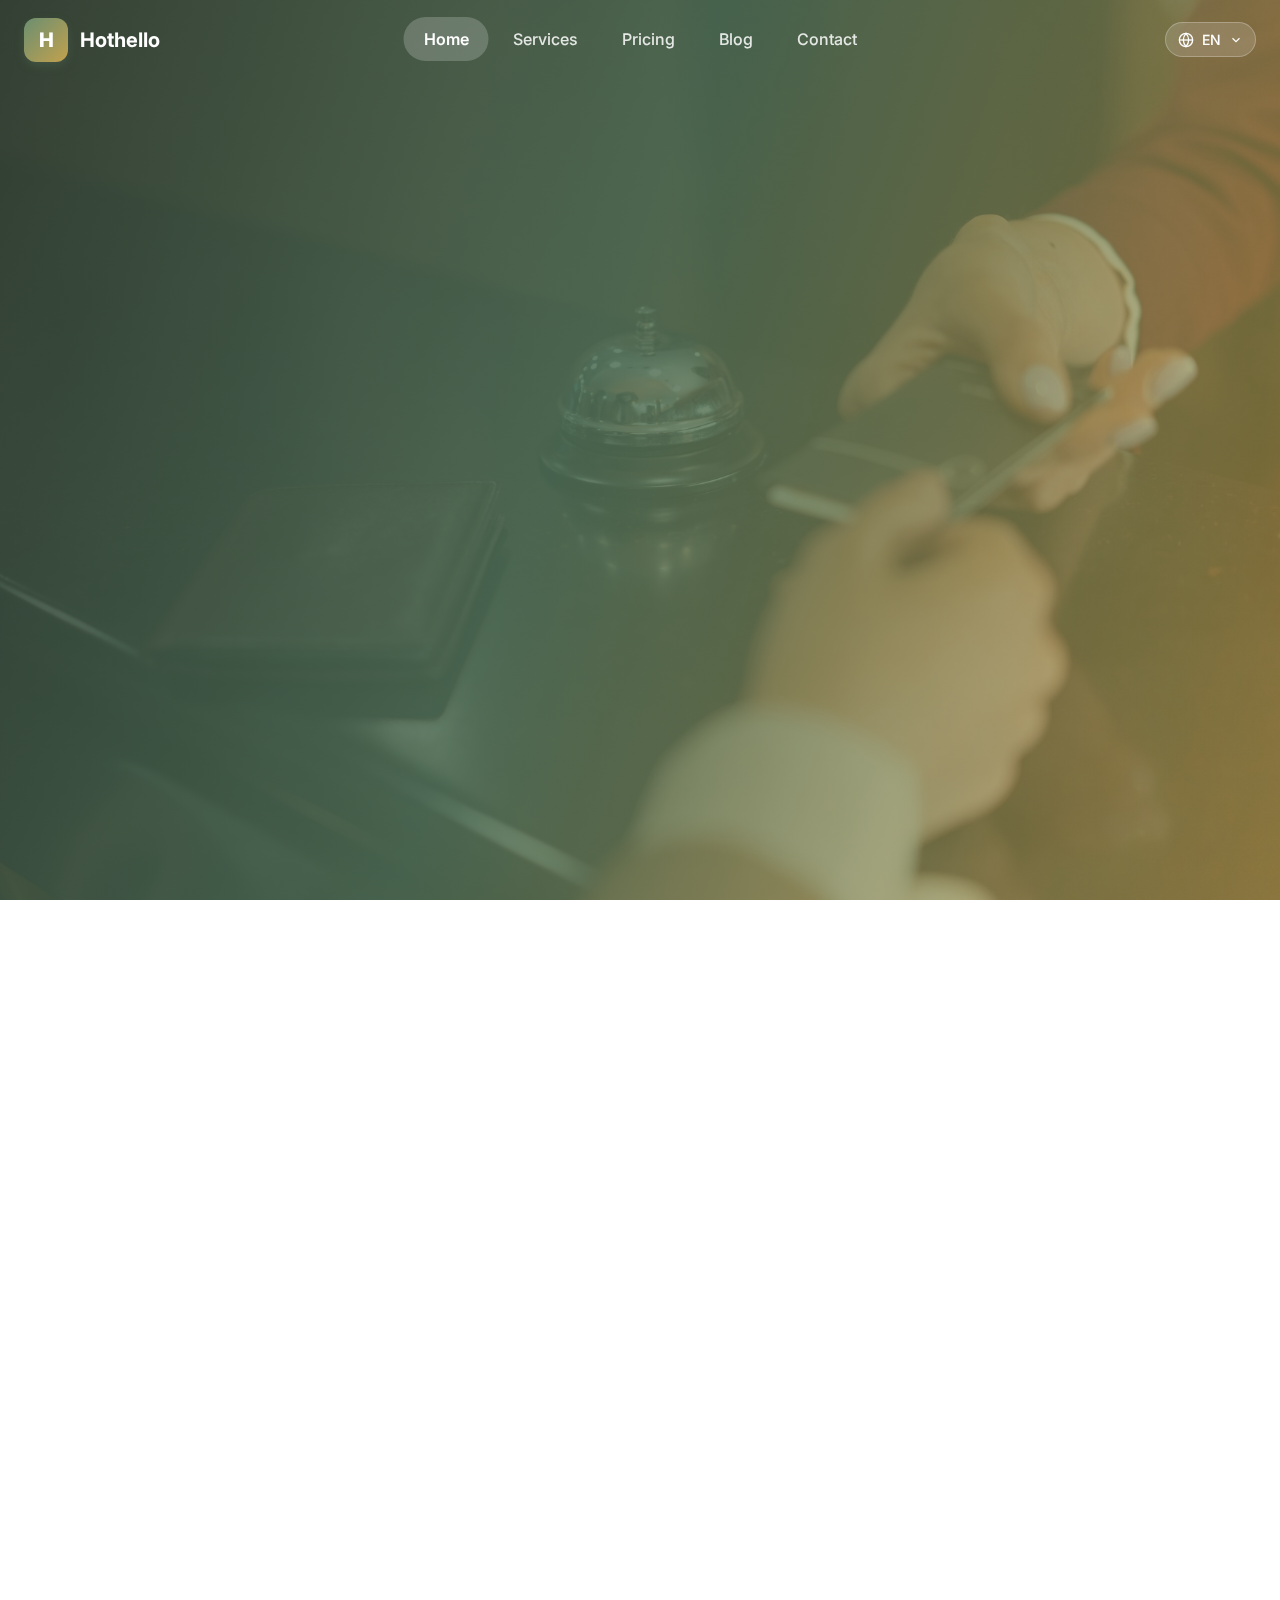
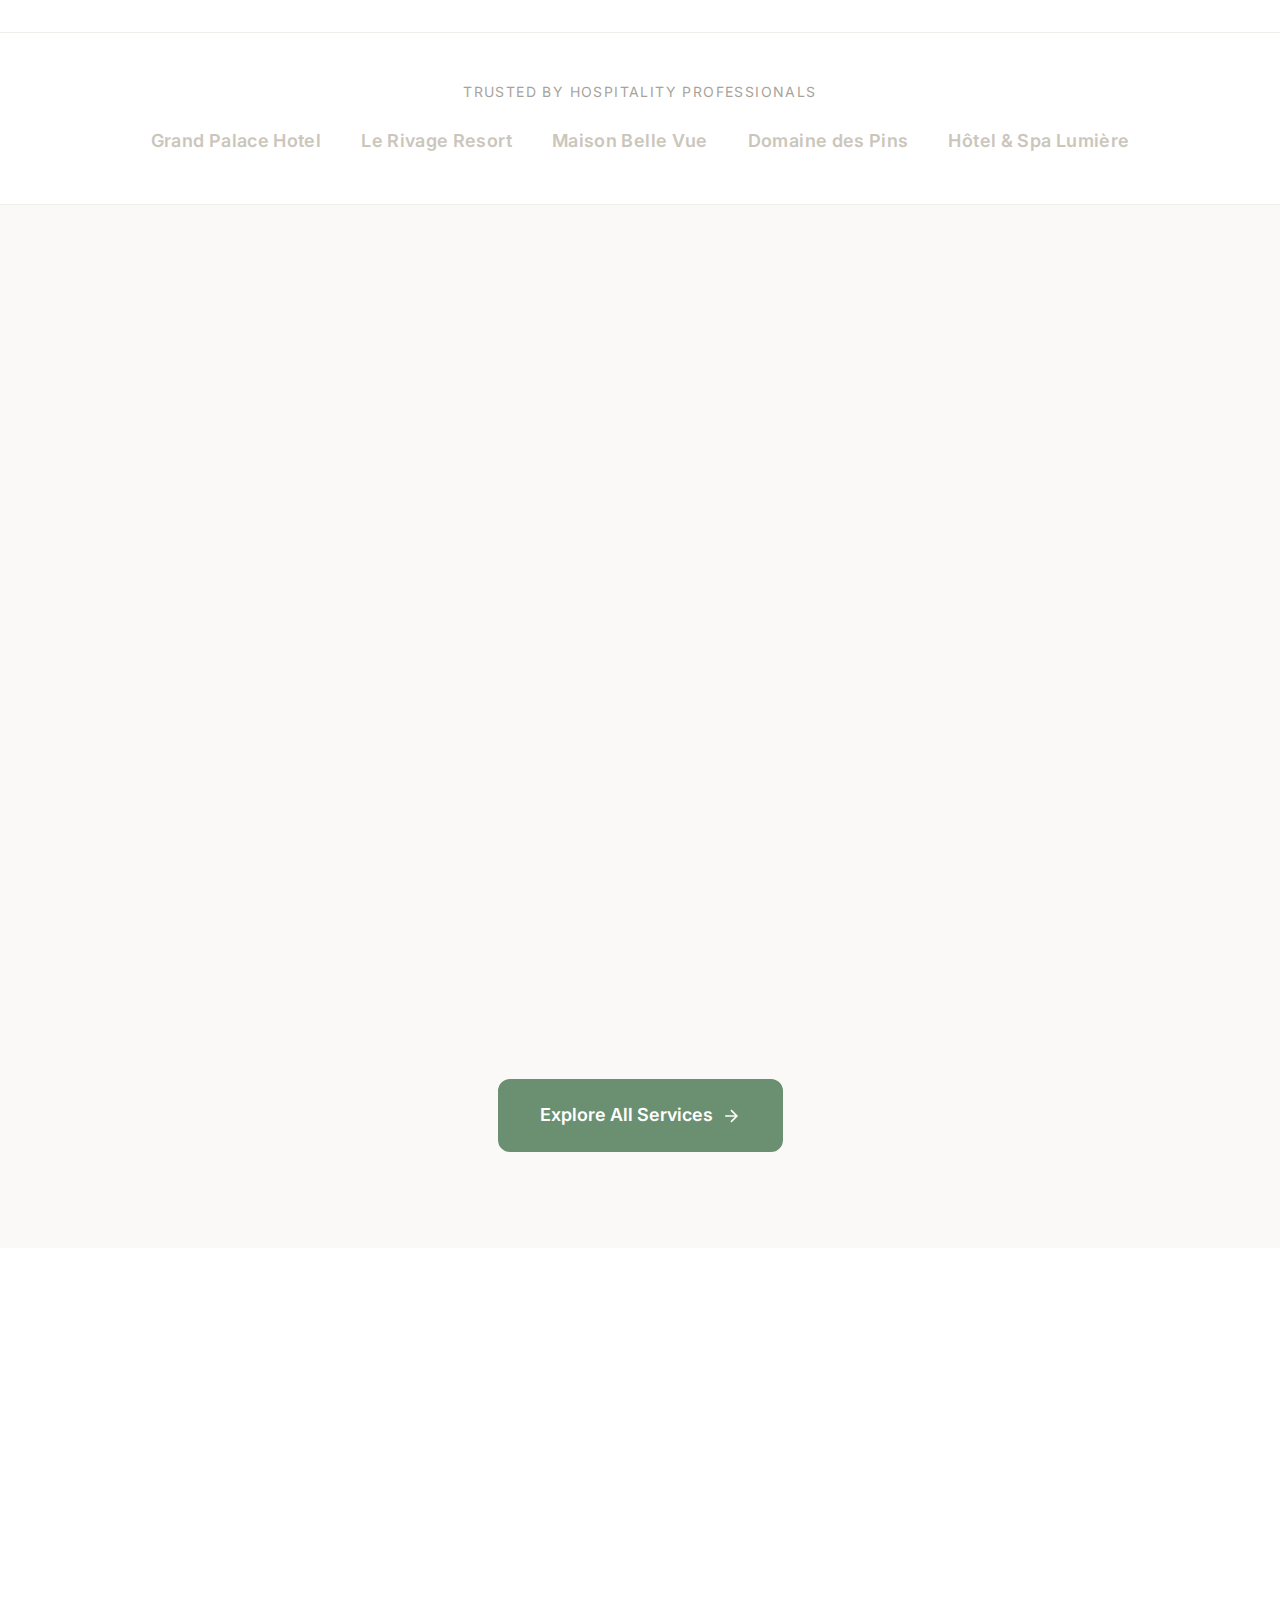
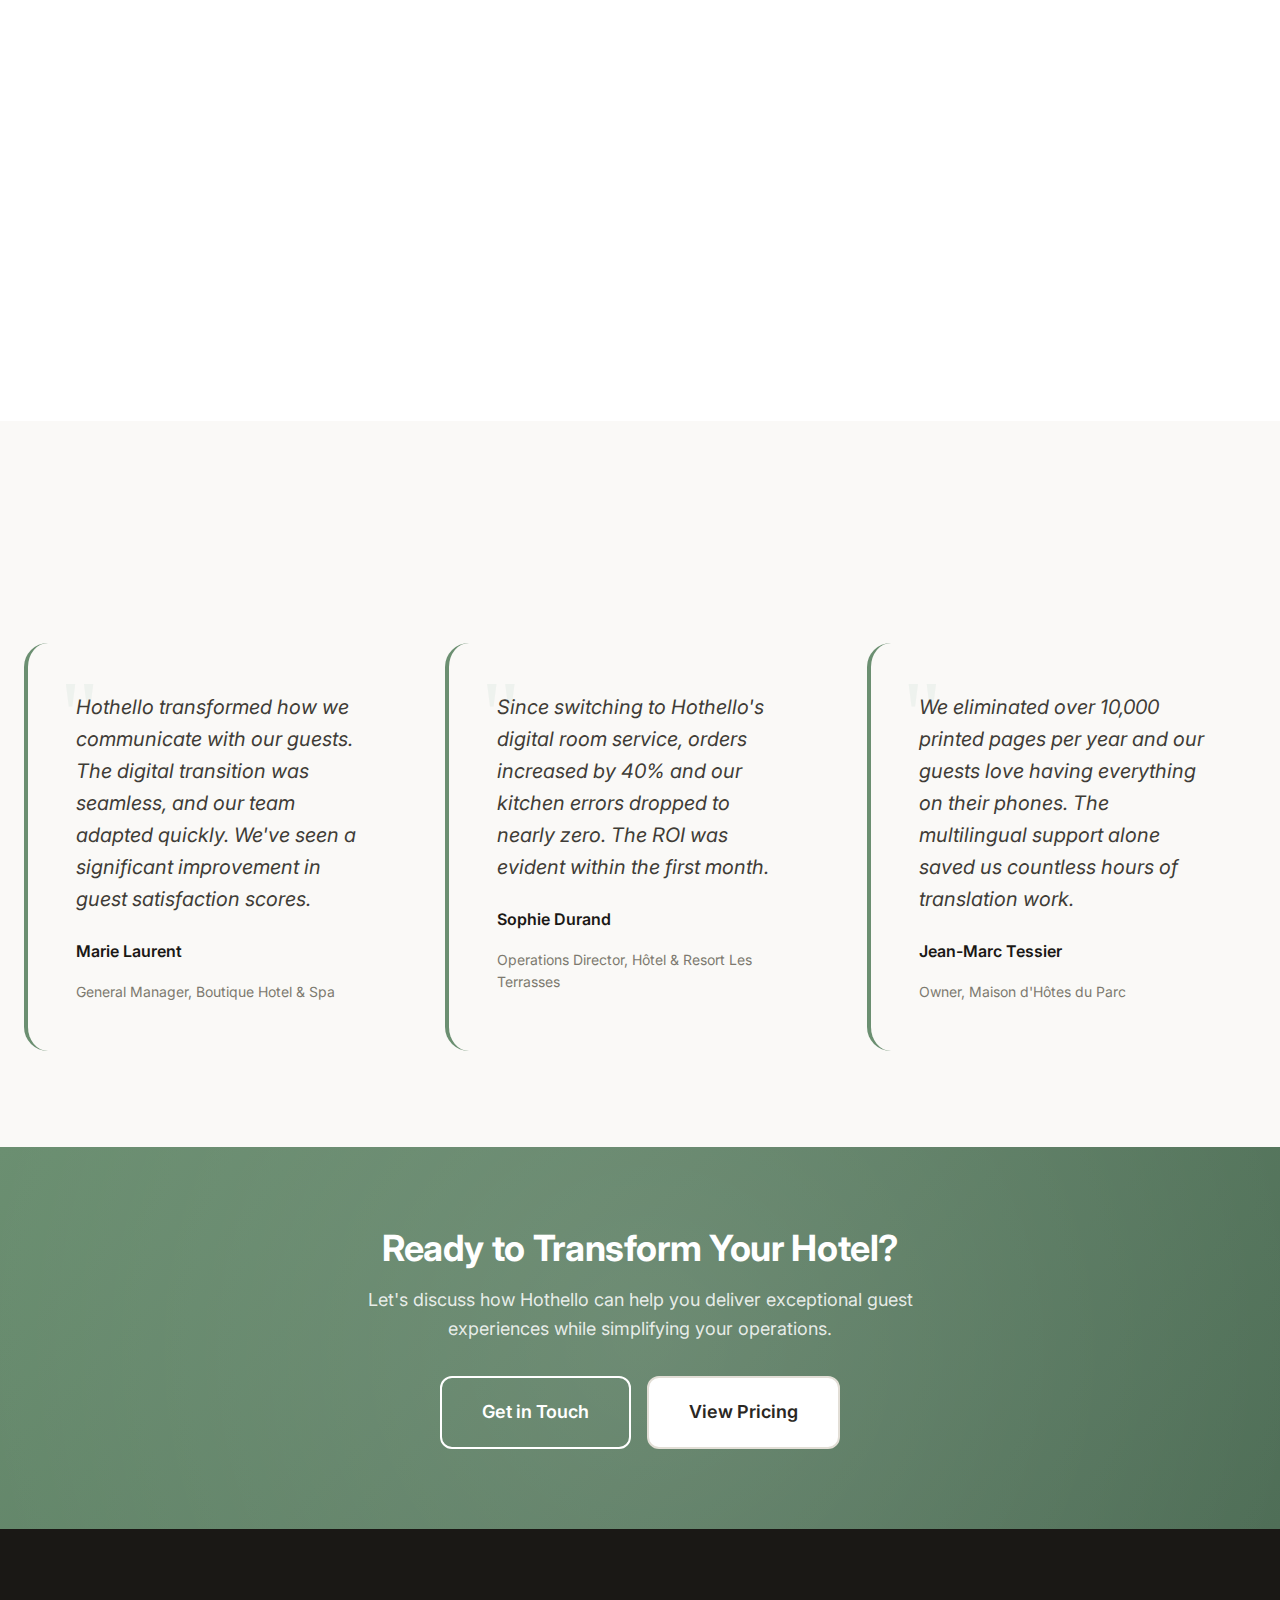
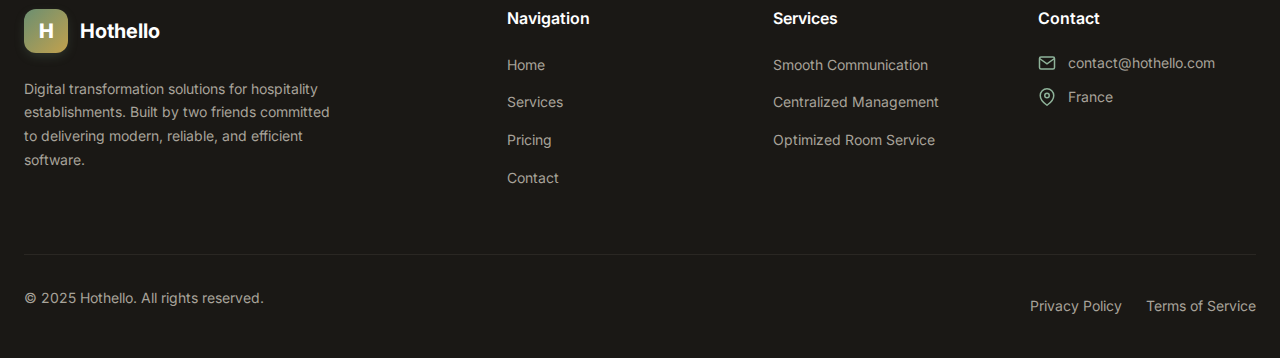
<file: hothello/index.html>
<!DOCTYPE html>
<html lang="en">
<head>
    <meta charset="UTF-8">
    <meta name="viewport" content="width=device-width, initial-scale=1.0">
    <meta name="description" content="Hothello - Digital transformation solutions for hospitality establishments. Modern, reliable software tailored for hotels.">
    <meta name="keywords" content="hotel software, hospitality digital transformation, hotel management, room service digital">
    <title>Hothello | Digital Solutions for Hospitality</title>
    <link rel="stylesheet" href="css/styles.css">
    <link rel="preconnect" href="https://fonts.googleapis.com">
    <link rel="preconnect" href="https://fonts.gstatic.com" crossorigin>
    <link href="https://fonts.googleapis.com/css2?family=Inter:wght@400;500;600;700;800&display=swap" rel="stylesheet">
    <!-- Translation metadata -->
    <span hidden data-i18n-title="meta.title.home"></span>
    <span hidden data-i18n-meta-description="meta.description.home"></span>
</head>
<body>
    <!-- Header -->
    <header class="header header--transparent">
        <div class="container header__inner">
            <a href="index.html" class="logo">
                <span class="logo__icon">H</span>
                <span class="logo__text">Hothello</span>
            </a>

            <nav class="nav nav--center">
                <ul class="nav__list">
                    <li><a href="index.html" class="nav__link nav__link--active" data-i18n="nav.home">Home</a></li>
                    <li><a href="services.html" class="nav__link" data-i18n="nav.services">Services</a></li>
                    <li><a href="pricing.html" class="nav__link" data-i18n="nav.pricing">Pricing</a></li>
                    <li><a href="blog.html" class="nav__link" data-i18n="nav.blog">Blog</a></li>
                    <li><a href="contact.html" class="nav__link" data-i18n="nav.contact">Contact</a></li>
                </ul>
            </nav>

            <div class="header__actions">
                <!-- Language Switcher -->
                <div class="lang-switcher">
                    <button class="lang-switcher__btn" aria-label="Change language">
                        <svg class="lang-switcher__globe" viewBox="0 0 24 24" fill="none" stroke="currentColor" stroke-width="2">
                            <circle cx="12" cy="12" r="10"/>
                            <line x1="2" y1="12" x2="22" y2="12"/>
                            <path d="M12 2a15.3 15.3 0 0 1 4 10 15.3 15.3 0 0 1-4 10 15.3 15.3 0 0 1-4-10 15.3 15.3 0 0 1 4-10z"/>
                        </svg>
                        <span class="lang-switcher__current">EN</span>
                        <svg class="lang-switcher__chevron" viewBox="0 0 24 24" fill="none" stroke="currentColor" stroke-width="2">
                            <polyline points="6 9 12 15 18 9"/>
                        </svg>
                    </button>
                    <div class="lang-switcher__dropdown">
                        <button class="lang-switcher__option active" data-lang="en">
                            <span>English</span>
                        </button>
                        <button class="lang-switcher__option" data-lang="fr">
                            <span>Français</span>
                        </button>
                    </div>
                </div>

                <button class="nav__toggle" aria-label="Toggle navigation">
                    <span class="nav__toggle-bar"></span>
                    <span class="nav__toggle-bar"></span>
                    <span class="nav__toggle-bar"></span>
                </button>
            </div>
        </div>
    </header>

    <main>
        <!-- Hero Section -->
        <section class="hero">
            <div class="hero__background">
                <div class="image-placeholder image-placeholder--hero">
                    <!-- Placeholder for hero image: Luxury hotel lobby or reception -->
                </div>
                <div class="hero__background-overlay"></div>
            </div>

            <div class="container">
                <div class="hero__content">
                    <span class="hero__label">
                        <svg width="16" height="16" viewBox="0 0 24 24" fill="none" stroke="currentColor" stroke-width="2">
                            <polygon points="12 2 15.09 8.26 22 9.27 17 14.14 18.18 21.02 12 17.77 5.82 21.02 7 14.14 2 9.27 8.91 8.26 12 2"/>
                        </svg>
                        <span data-i18n="hero.label">Digital Transformation for Hospitality</span>
                    </span>
                    <h1 class="hero__title">
                        <span data-i18n="hero.title">Simplify Your Hotel's</span> <span data-i18n="hero.titleHighlight">Digital Journey</span>
                    </h1>
                    <p class="hero__description" data-i18n="hero.description">
                        Hothello delivers modern, reliable, and efficient software solutions tailored to your establishment. Built by two hospitality enthusiasts committed to excellence, for professionals like you.
                    </p>
                    <div class="hero__actions">
                        <a href="contact.html" class="btn btn--primary btn--large">
                            <span data-i18n="hero.cta">Start Your Transformation</span>
                            <svg width="20" height="20" viewBox="0 0 24 24" fill="none" stroke="currentColor" stroke-width="2">
                                <line x1="5" y1="12" x2="19" y2="12"/>
                                <polyline points="12 5 19 12 12 19"/>
                            </svg>
                        </a>
                        <a href="services.html" class="btn btn--outline-white btn--large" data-i18n="hero.ctaSecondary">Discover Our Services</a>
                    </div>

                    <div class="hero__stats">
                        <div class="hero__stat">
                            <span class="hero__stat-value">+40%</span>
                            <span class="hero__stat-label" data-i18n="hero.stats.satisfaction">Guest Satisfaction</span>
                        </div>
                        <div class="hero__stat">
                            <span class="hero__stat-value">-60%</span>
                            <span class="hero__stat-label" data-i18n="hero.stats.paper">Paper Usage</span>
                        </div>
                        <div class="hero__stat">
                            <span class="hero__stat-value">24/7</span>
                            <span class="hero__stat-label" data-i18n="hero.stats.access">Digital Access</span>
                        </div>
                    </div>
                </div>
            </div>
        </section>

        <!-- Mission / Value Proposition -->
        <section class="section">
            <div class="container">
                <div class="section__header">
                    <span class="section__label" data-i18n="mission.label">Why Hothello</span>
                    <h2 class="section__title" data-i18n="mission.title">Built for Hospitality Excellence</h2>
                    <p class="section__description" data-i18n="mission.description">
                        We understand the unique challenges of hotel management. Our solutions are designed with one goal: helping you deliver exceptional guest experiences while streamlining operations.
                    </p>
                </div>

                <div class="features">
                    <div class="feature">
                        <div class="feature__icon">
                            <svg viewBox="0 0 24 24" fill="none" stroke="currentColor" stroke-width="2">
                                <path d="M13 2L3 14h9l-1 8 10-12h-9l1-8z"/>
                            </svg>
                        </div>
                        <h3 class="feature__title" data-i18n="mission.performance.title">Performance</h3>
                        <p class="feature__description" data-i18n="mission.performance.description">
                            Fast, responsive solutions that streamline your daily operations and boost efficiency across all departments.
                        </p>
                    </div>

                    <div class="feature">
                        <div class="feature__icon">
                            <svg viewBox="0 0 24 24" fill="none" stroke="currentColor" stroke-width="2">
                                <circle cx="12" cy="12" r="10"/>
                                <path d="M12 6v6l4 2"/>
                            </svg>
                        </div>
                        <h3 class="feature__title" data-i18n="mission.clarity.title">Clarity</h3>
                        <p class="feature__description" data-i18n="mission.clarity.description">
                            Intuitive interfaces that require no technical expertise. Clear information for your guests, simple management for your staff.
                        </p>
                    </div>

                    <div class="feature">
                        <div class="feature__icon">
                            <svg viewBox="0 0 24 24" fill="none" stroke="currentColor" stroke-width="2">
                                <path d="M20.84 4.61a5.5 5.5 0 0 0-7.78 0L12 5.67l-1.06-1.06a5.5 5.5 0 0 0-7.78 7.78l1.06 1.06L12 21.23l7.78-7.78 1.06-1.06a5.5 5.5 0 0 0 0-7.78z"/>
                            </svg>
                        </div>
                        <h3 class="feature__title" data-i18n="mission.experience.title">Guest Experience</h3>
                        <p class="feature__description" data-i18n="mission.experience.description">
                            Put your guests first with digital tools that enhance comfort, satisfaction, and memorable stays.
                        </p>
                    </div>
                </div>
            </div>
        </section>

        <!-- Trusted By -->
        <section class="trust-bar">
            <div class="container">
                <p class="trust-bar__label" data-i18n="trustBar.label">Trusted by hospitality professionals</p>
                <div class="trust-bar__logos">
                    <span class="trust-bar__logo">Grand Palace Hotel</span>
                    <span class="trust-bar__logo">Le Rivage Resort</span>
                    <span class="trust-bar__logo">Maison Belle Vue</span>
                    <span class="trust-bar__logo">Domaine des Pins</span>
                    <span class="trust-bar__logo">Hôtel & Spa Lumière</span>
                </div>
            </div>
        </section>

        <!-- Services Preview -->
        <section class="section section--gray">
            <div class="container">
                <div class="section__header">
                    <span class="section__label" data-i18n="services.label">Our Services</span>
                    <h2 class="section__title" data-i18n="services.title">Digital Solutions That Deliver</h2>
                    <p class="section__description" data-i18n="services.description">
                        Comprehensive tools designed to modernize every aspect of your hotel operations, from guest communication to room service.
                    </p>
                </div>

                <div class="grid grid--3">
                    <!-- Service 1 -->
                    <div class="service-card">
                        <div class="service-card__icon">
                            <svg viewBox="0 0 24 24" fill="none" stroke="currentColor" stroke-width="2">
                                <path d="M21 15a2 2 0 0 1-2 2H7l-4 4V5a2 2 0 0 1 2-2h14a2 2 0 0 1 2 2z"/>
                            </svg>
                        </div>
                        <h3 class="service-card__title" data-i18n="services.communication.title">Smooth Communication</h3>
                        <p class="service-card__description" data-i18n="services.communication.description">
                            Replace outdated paper flyers with elegant digital platforms. Provide guests with clear, accessible information about your establishment and local area.
                        </p>
                        <ul class="service-card__features">
                            <li class="service-card__feature" data-i18n="services.communication.features.portals">Digital guest information portals</li>
                            <li class="service-card__feature" data-i18n="services.communication.features.language">Multi-language support</li>
                            <li class="service-card__feature" data-i18n="services.communication.features.updates">Real-time content updates</li>
                        </ul>
                    </div>

                    <!-- Service 2 -->
                    <div class="service-card">
                        <div class="service-card__icon">
                            <svg viewBox="0 0 24 24" fill="none" stroke="currentColor" stroke-width="2">
                                <rect x="3" y="3" width="18" height="18" rx="2" ry="2"/>
                                <line x1="3" y1="9" x2="21" y2="9"/>
                                <line x1="9" y1="21" x2="9" y2="9"/>
                            </svg>
                        </div>
                        <h3 class="service-card__title" data-i18n="services.management.title">Centralized Management</h3>
                        <p class="service-card__description" data-i18n="services.management.description">
                            Take control with intuitive admin dashboards. Manage all your content, services, and guest interactions from a single, unified platform.
                        </p>
                        <ul class="service-card__features">
                            <li class="service-card__feature" data-i18n="services.management.features.dashboard">Unified admin dashboard</li>
                            <li class="service-card__feature" data-i18n="services.management.features.cms">Content management system</li>
                            <li class="service-card__feature" data-i18n="services.management.features.staff">Staff access management</li>
                        </ul>
                    </div>

                    <!-- Service 3 -->
                    <div class="service-card">
                        <div class="service-card__icon">
                            <svg viewBox="0 0 24 24" fill="none" stroke="currentColor" stroke-width="2">
                                <path d="M18 8h1a4 4 0 0 1 0 8h-1"/>
                                <path d="M2 8h16v9a4 4 0 0 1-4 4H6a4 4 0 0 1-4-4V8z"/>
                                <line x1="6" y1="1" x2="6" y2="4"/>
                                <line x1="10" y1="1" x2="10" y2="4"/>
                                <line x1="14" y1="1" x2="14" y2="4"/>
                            </svg>
                        </div>
                        <h3 class="service-card__title" data-i18n="services.roomService.title">Optimized Room Service</h3>
                        <p class="service-card__description" data-i18n="services.roomService.description">
                            Transform room service with online ordering systems. Improve workflows, reduce wait times, and enhance guest comfort throughout their stay.
                        </p>
                        <ul class="service-card__features">
                            <li class="service-card__feature" data-i18n="services.roomService.features.menus">Digital menu presentation</li>
                            <li class="service-card__feature" data-i18n="services.roomService.features.ordering">Online ordering system</li>
                            <li class="service-card__feature" data-i18n="services.roomService.features.tracking">Order tracking & notifications</li>
                        </ul>
                    </div>
                </div>

                <div class="text-center" style="margin-top: var(--space-12);">
                    <a href="services.html" class="btn btn--primary btn--large">
                        <span data-i18n="services.exploreAll">Explore All Services</span>
                        <svg width="20" height="20" viewBox="0 0 24 24" fill="none" stroke="currentColor" stroke-width="2">
                            <line x1="5" y1="12" x2="19" y2="12"/>
                            <polyline points="12 5 19 12 12 19"/>
                        </svg>
                    </a>
                </div>
            </div>
        </section>

        <!-- About / Story Section -->
        <section class="section">
            <div class="container">
                <div class="split">
                    <div class="split__image">
                        <div class="image-placeholder image-placeholder--tall">
                            <!-- Placeholder: Two professionals working together / Hotel team -->
                        </div>
                    </div>
                    <div class="split__content">
                        <span class="section__label" data-i18n="story.label">Our Story</span>
                        <h2 data-i18n="story.title">Built by Two Friends, For Hospitality Professionals</h2>
                        <p class="text-lead" data-i18n="story.lead">
                            Hothello was born from a shared passion for hospitality and technology.
                        </p>
                        <p data-i18n="story.p1">
                            We saw firsthand how hotels struggled with outdated systems, paper-based processes, and fragmented tools. We knew there had to be a better way.
                        </p>
                        <p data-i18n="story.p2">
                            Today, we're committed to delivering modern, reliable, and efficient software solutions tailored to each establishment. Every feature we build is designed with hotel managers and their guests in mind.
                        </p>
                        <div class="icon-list" style="margin-top: var(--space-8);">
                            <div class="icon-list__item">
                                <div class="icon-list__icon">
                                    <svg viewBox="0 0 24 24" fill="none" stroke="currentColor" stroke-width="2">
                                        <polyline points="20 6 9 17 4 12"/>
                                    </svg>
                                </div>
                                <div>
                                    <strong data-i18n="story.tailored">Tailored solutions</strong> — <span data-i18n="story.tailoredDesc">No one-size-fits-all. We adapt to your needs.</span>
                                </div>
                            </div>
                            <div class="icon-list__item">
                                <div class="icon-list__icon">
                                    <svg viewBox="0 0 24 24" fill="none" stroke="currentColor" stroke-width="2">
                                        <polyline points="20 6 9 17 4 12"/>
                                    </svg>
                                </div>
                                <div>
                                    <strong data-i18n="story.support">Personal support</strong> — <span data-i18n="story.supportDesc">Direct communication, no ticket queues.</span>
                                </div>
                            </div>
                            <div class="icon-list__item">
                                <div class="icon-list__icon">
                                    <svg viewBox="0 0 24 24" fill="none" stroke="currentColor" stroke-width="2">
                                        <polyline points="20 6 9 17 4 12"/>
                                    </svg>
                                </div>
                                <div>
                                    <strong data-i18n="story.improvement">Continuous improvement</strong> — <span data-i18n="story.improvementDesc">We evolve with your business.</span>
                                </div>
                            </div>
                        </div>
                    </div>
                </div>
            </div>
        </section>

        <!-- Testimonials -->
        <section class="section section--gray">
            <div class="container">
                <div class="section__header">
                    <span class="section__label" data-i18n="testimonials.label">What Our Clients Say</span>
                </div>

                <div class="testimonials-grid">
                    <div class="quote">
                        <p class="quote__text" data-i18n="testimonials.quote1">
                            "Hothello transformed how we communicate with our guests. The digital transition was seamless, and our team adapted quickly. We've seen a significant improvement in guest satisfaction scores."
                        </p>
                        <p class="quote__author" data-i18n="testimonials.author1">Marie Laurent</p>
                        <p class="quote__role" data-i18n="testimonials.role1">General Manager, Boutique Hotel & Spa</p>
                    </div>

                    <div class="quote">
                        <p class="quote__text" data-i18n="testimonials.quote3">
                            "Since switching to Hothello's digital room service, orders increased by 40% and our kitchen errors dropped to nearly zero. The ROI was evident within the first month."
                        </p>
                        <p class="quote__author" data-i18n="testimonials.author3">Sophie Durand</p>
                        <p class="quote__role" data-i18n="testimonials.role3">Operations Director, Hôtel & Resort Les Terrasses</p>
                    </div>

                    <div class="quote">
                        <p class="quote__text" data-i18n="testimonials.quote4">
                            "We eliminated over 10,000 printed pages per year and our guests love having everything on their phones. The multilingual support alone saved us countless hours of translation work."
                        </p>
                        <p class="quote__author" data-i18n="testimonials.author4">Jean-Marc Tessier</p>
                        <p class="quote__role" data-i18n="testimonials.role4">Owner, Maison d'Hôtes du Parc</p>
                    </div>
                </div>
            </div>
        </section>

        <!-- CTA Section -->
        <section class="cta">
            <div class="container">
                <h2 class="cta__title" data-i18n="cta.transform">Ready to Transform Your Hotel?</h2>
                <p class="cta__description" data-i18n="cta.transformDescription">
                    Let's discuss how Hothello can help you deliver exceptional guest experiences while simplifying your operations.
                </p>
                <div style="display: flex; gap: var(--space-4); justify-content: center; flex-wrap: wrap;">
                    <a href="contact.html" class="btn btn--outline-white btn--large" data-i18n="cta.getInTouch">Get in Touch</a>
                    <a href="pricing.html" class="btn btn--secondary btn--large" data-i18n="cta.viewPricing">View Pricing</a>
                </div>
            </div>
        </section>
    </main>

    <!-- Footer -->
    <footer class="footer">
        <div class="container">
            <div class="footer__grid">
                <div class="footer__brand">
                    <a href="index.html" class="logo">
                        <span class="logo__icon">H</span>
                        <span class="logo__text">Hothello</span>
                    </a>
                    <p data-i18n="footer.description">
                        Digital transformation solutions for hospitality establishments. Built by two friends committed to delivering modern, reliable, and efficient software.
                    </p>
                </div>

                <div class="footer__column">
                    <h4 data-i18n="footer.navigation">Navigation</h4>
                    <ul class="footer__links">
                        <li><a href="index.html" class="footer__link" data-i18n="nav.home">Home</a></li>
                        <li><a href="services.html" class="footer__link" data-i18n="nav.services">Services</a></li>
                        <li><a href="pricing.html" class="footer__link" data-i18n="nav.pricing">Pricing</a></li>
                        <li><a href="contact.html" class="footer__link" data-i18n="nav.contact">Contact</a></li>
                    </ul>
                </div>

                <div class="footer__column">
                    <h4 data-i18n="footer.servicesTitle">Services</h4>
                    <ul class="footer__links">
                        <li><a href="services.html#communication" class="footer__link" data-i18n="services.communication.title">Smooth Communication</a></li>
                        <li><a href="services.html#management" class="footer__link" data-i18n="services.management.title">Centralized Management</a></li>
                        <li><a href="services.html#room-service" class="footer__link" data-i18n="services.roomService.title">Room Service</a></li>
                    </ul>
                </div>

                <div class="footer__column">
                    <h4 data-i18n="footer.contactTitle">Contact</h4>
                    <div class="footer__contact-item">
                        <svg viewBox="0 0 24 24" fill="none" stroke="currentColor" stroke-width="2">
                            <path d="M4 4h16c1.1 0 2 .9 2 2v12c0 1.1-.9 2-2 2H4c-1.1 0-2-.9-2-2V6c0-1.1.9-2 2-2z"/>
                            <polyline points="22,6 12,13 2,6"/>
                        </svg>
                        <span>contact@hothello.com</span>
                    </div>
                    <div class="footer__contact-item">
                        <svg viewBox="0 0 24 24" fill="none" stroke="currentColor" stroke-width="2">
                            <path d="M21 10c0 7-9 13-9 13s-9-6-9-13a9 9 0 0 1 18 0z"/>
                            <circle cx="12" cy="10" r="3"/>
                        </svg>
                        <span>France</span>
                    </div>
                </div>
            </div>

            <div class="footer__bottom">
                <p data-i18n="footer.copyright">&copy; 2025 Hothello. All rights reserved.</p>
                <div class="footer__legal">
                    <a href="#" data-i18n="footer.privacy">Privacy Policy</a>
                    <a href="#" data-i18n="footer.terms">Terms of Service</a>
                </div>
            </div>
        </div>
    </footer>

    <script src="js/main.js"></script>
</body>
</html>
</file>
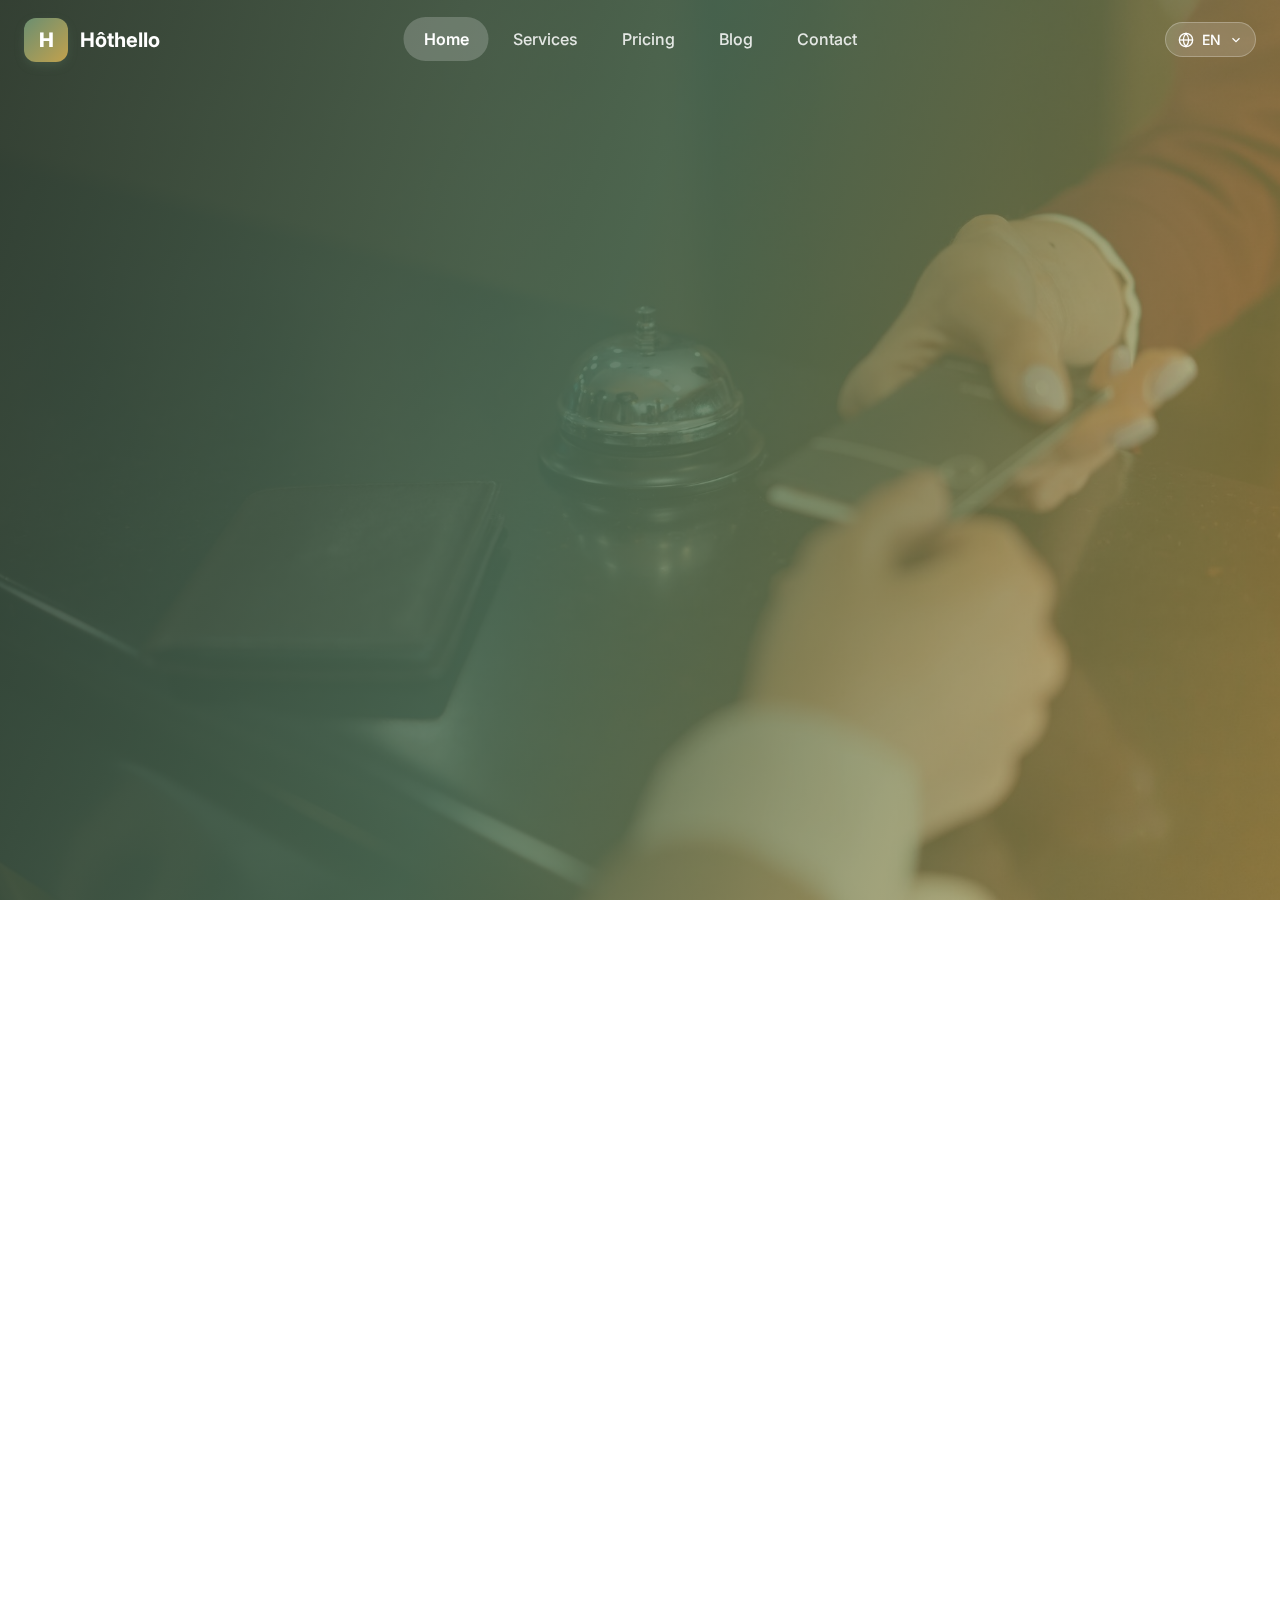
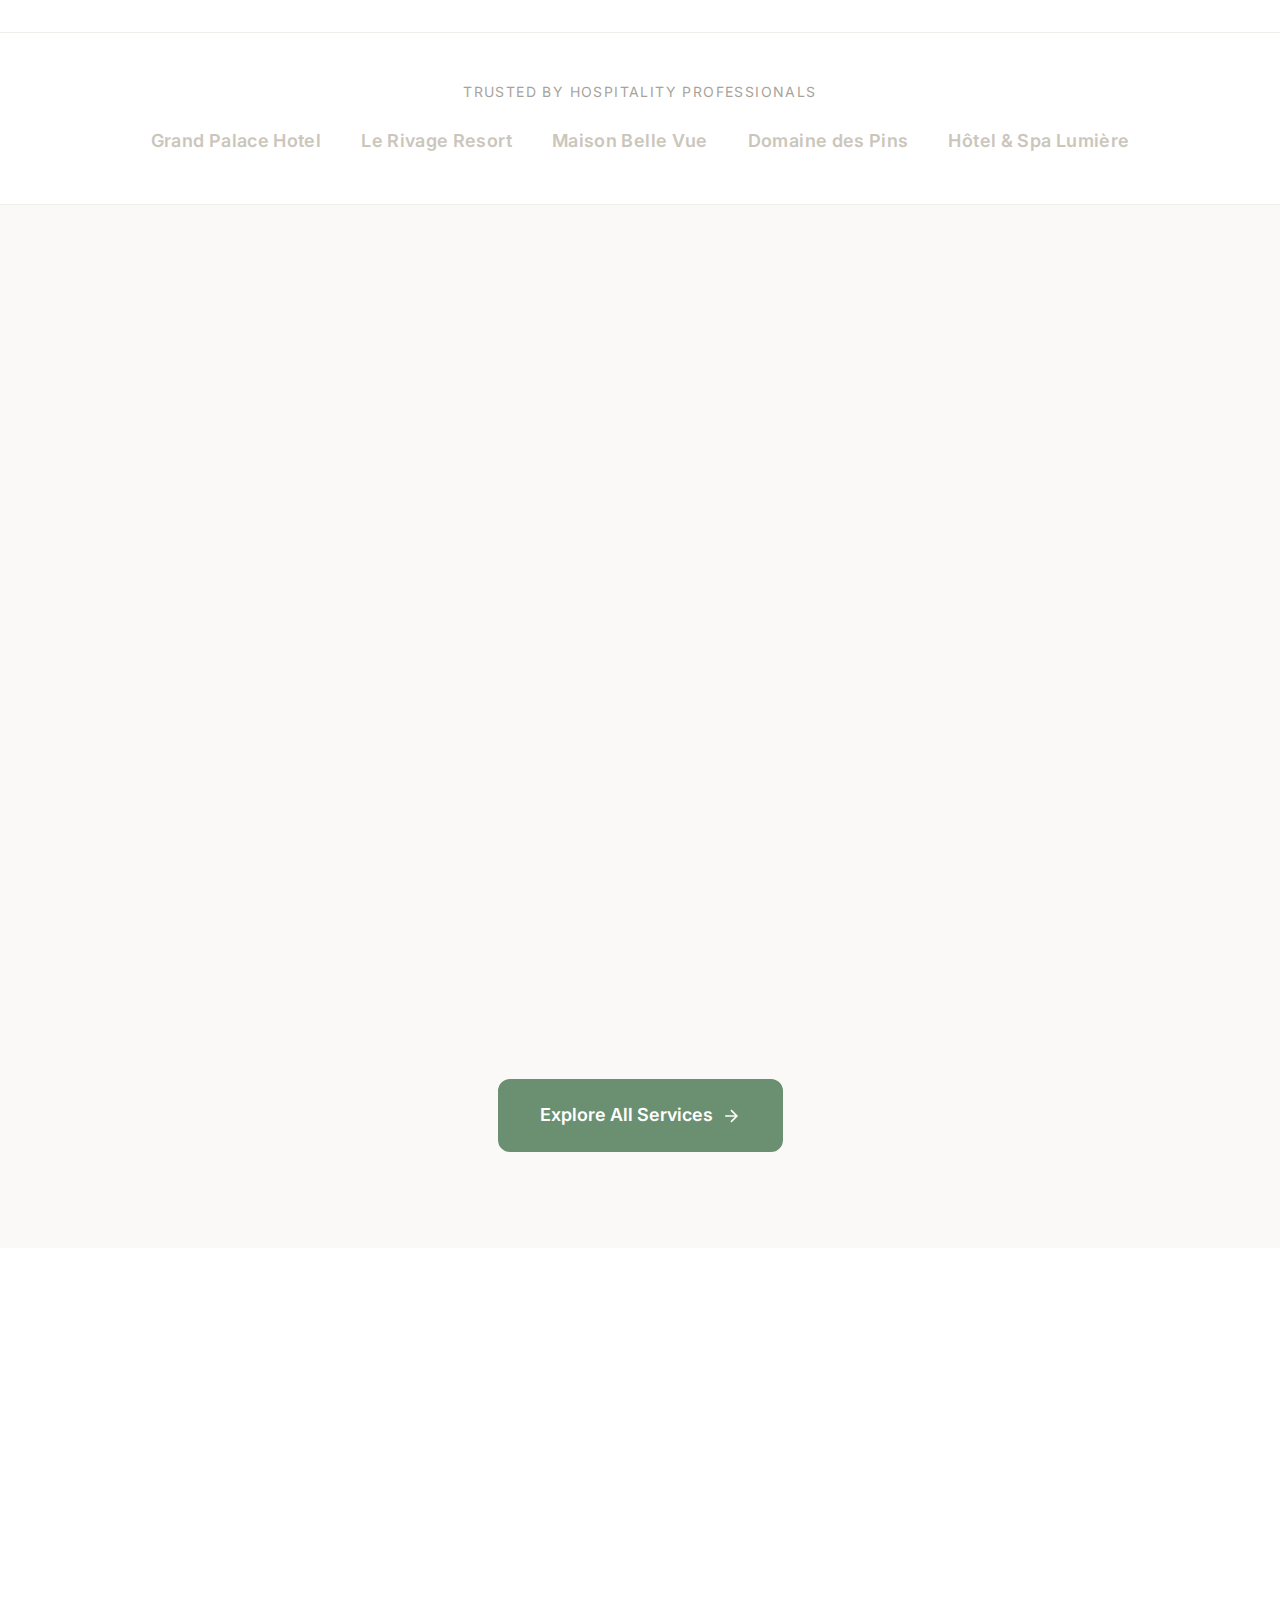
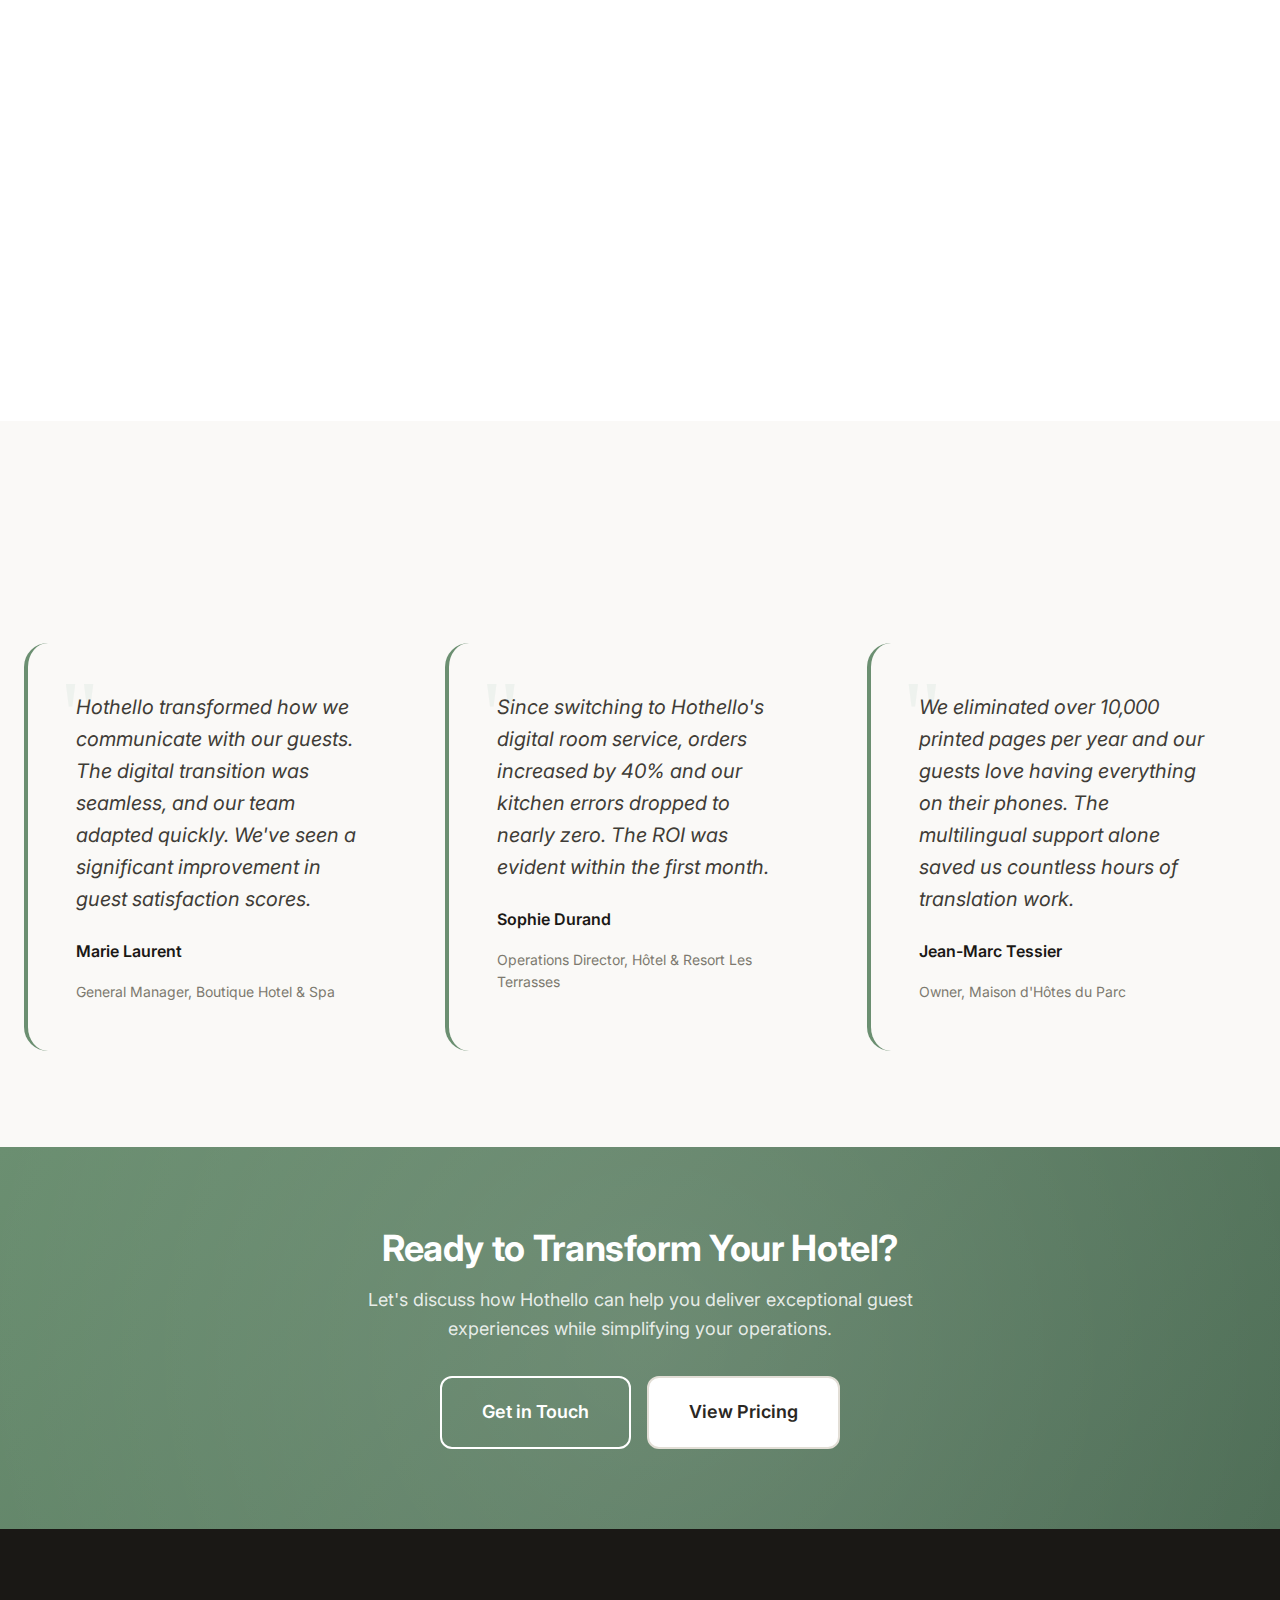
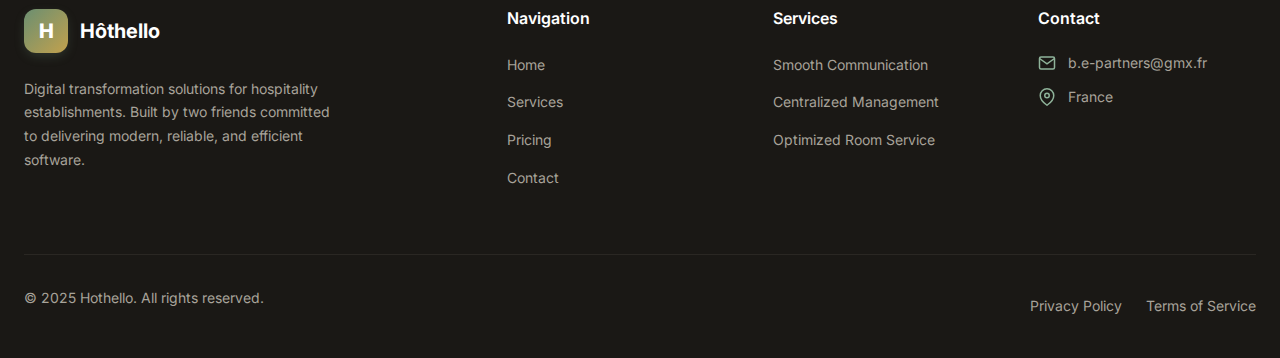
<file: vitrine/index.html>
<!DOCTYPE html>
<html lang="en">
<head>
    <meta charset="UTF-8">
    <meta name="viewport" content="width=device-width, initial-scale=1.0">
    <meta name="description" content="Hôthello - Digital transformation solutions for hospitality establishments. Modern, reliable software tailored for hotels.">
    <meta name="keywords" content="hotel software, hospitality digital transformation, hotel management, room service digital">
    <title>Hôthello | Digital Solutions for Hospitality</title>
    <link rel="stylesheet" href="css/styles.css">
    <link rel="preconnect" href="https://fonts.googleapis.com">
    <link rel="preconnect" href="https://fonts.gstatic.com" crossorigin>
    <link href="https://fonts.googleapis.com/css2?family=Inter:wght@400;500;600;700;800&display=swap" rel="stylesheet">
    <!-- Translation metadata -->
    <span hidden data-i18n-title="meta.title.home"></span>
    <span hidden data-i18n-meta-description="meta.description.home"></span>
</head>
<body>
    <!-- Header -->
    <header class="header header--transparent">
        <div class="container header__inner">
            <a href="index.html" class="logo">
                <span class="logo__icon">H</span>
                <span class="logo__text">Hôthello</span>
            </a>

            <nav class="nav nav--center">
                <ul class="nav__list">
                    <li><a href="index.html" class="nav__link nav__link--active" data-i18n="nav.home">Home</a></li>
                    <li><a href="services.html" class="nav__link" data-i18n="nav.services">Services</a></li>
                    <li><a href="pricing.html" class="nav__link" data-i18n="nav.pricing">Pricing</a></li>
                    <li><a href="blog.html" class="nav__link" data-i18n="nav.blog">Blog</a></li>
                    <li><a href="contact.html" class="nav__link" data-i18n="nav.contact">Contact</a></li>
                </ul>
            </nav>

            <div class="header__actions">
                <!-- Language Switcher -->
                <div class="lang-switcher">
                    <button class="lang-switcher__btn" aria-label="Change language">
                        <svg class="lang-switcher__globe" viewBox="0 0 24 24" fill="none" stroke="currentColor" stroke-width="2">
                            <circle cx="12" cy="12" r="10"/>
                            <line x1="2" y1="12" x2="22" y2="12"/>
                            <path d="M12 2a15.3 15.3 0 0 1 4 10 15.3 15.3 0 0 1-4 10 15.3 15.3 0 0 1-4-10 15.3 15.3 0 0 1 4-10z"/>
                        </svg>
                        <span class="lang-switcher__current">EN</span>
                        <svg class="lang-switcher__chevron" viewBox="0 0 24 24" fill="none" stroke="currentColor" stroke-width="2">
                            <polyline points="6 9 12 15 18 9"/>
                        </svg>
                    </button>
                    <div class="lang-switcher__dropdown">
                        <button class="lang-switcher__option active" data-lang="en">
                            <span>English</span>
                        </button>
                        <button class="lang-switcher__option" data-lang="fr">
                            <span>Français</span>
                        </button>
                    </div>
                </div>

                <button class="nav__toggle" aria-label="Toggle navigation">
                    <span class="nav__toggle-bar"></span>
                    <span class="nav__toggle-bar"></span>
                    <span class="nav__toggle-bar"></span>
                </button>
            </div>
        </div>
    </header>

    <main>
        <!-- Hero Section -->
        <section class="hero">
            <div class="hero__background">
                <div class="image-placeholder image-placeholder--hero">
                    <!-- Placeholder for hero image: Luxury hotel lobby or reception -->
                </div>
                <div class="hero__background-overlay"></div>
            </div>

            <div class="container">
                <div class="hero__content">
                    <span class="hero__label">
                        <svg width="16" height="16" viewBox="0 0 24 24" fill="none" stroke="currentColor" stroke-width="2">
                            <polygon points="12 2 15.09 8.26 22 9.27 17 14.14 18.18 21.02 12 17.77 5.82 21.02 7 14.14 2 9.27 8.91 8.26 12 2"/>
                        </svg>
                        <span data-i18n="hero.label">Digital Transformation for Hospitality</span>
                    </span>
                    <h1 class="hero__title">
                        <span data-i18n="hero.title">Simplify Your Hotel's</span> <span data-i18n="hero.titleHighlight">Digital Journey</span>
                    </h1>
                    <p class="hero__description" data-i18n="hero.description">
                        Hôthello delivers modern, reliable, and efficient software solutions tailored to your establishment. Built by two hospitality enthusiasts committed to excellence, for professionals like you.
                    </p>
                    <div class="hero__actions">
                        <a href="contact.html" class="btn btn--primary btn--large">
                            <span data-i18n="hero.cta">Start Your Transformation</span>
                            <svg width="20" height="20" viewBox="0 0 24 24" fill="none" stroke="currentColor" stroke-width="2">
                                <line x1="5" y1="12" x2="19" y2="12"/>
                                <polyline points="12 5 19 12 12 19"/>
                            </svg>
                        </a>
                        <a href="services.html" class="btn btn--outline-white btn--large" data-i18n="hero.ctaSecondary">Discover Our Services</a>
                    </div>

                    <div class="hero__stats">
                        <div class="hero__stat">
                            <span class="hero__stat-value">+40%</span>
                            <span class="hero__stat-label" data-i18n="hero.stats.satisfaction">Guest Satisfaction</span>
                        </div>
                        <div class="hero__stat">
                            <span class="hero__stat-value">-60%</span>
                            <span class="hero__stat-label" data-i18n="hero.stats.paper">Paper Usage</span>
                        </div>
                        <div class="hero__stat">
                            <span class="hero__stat-value">24/7</span>
                            <span class="hero__stat-label" data-i18n="hero.stats.access">Digital Access</span>
                        </div>
                    </div>
                </div>
            </div>
        </section>

        <!-- Mission / Value Proposition -->
        <section class="section">
            <div class="container">
                <div class="section__header">
                    <span class="section__label" data-i18n="mission.label">Why Hôthello</span>
                    <h2 class="section__title" data-i18n="mission.title">Built for Hospitality Excellence</h2>
                    <p class="section__description" data-i18n="mission.description">
                        We understand the unique challenges of hotel management. Our solutions are designed with one goal: helping you deliver exceptional guest experiences while streamlining operations.
                    </p>
                </div>

                <div class="features">
                    <div class="feature">
                        <div class="feature__icon">
                            <svg viewBox="0 0 24 24" fill="none" stroke="currentColor" stroke-width="2">
                                <path d="M13 2L3 14h9l-1 8 10-12h-9l1-8z"/>
                            </svg>
                        </div>
                        <h3 class="feature__title" data-i18n="mission.performance.title">Performance</h3>
                        <p class="feature__description" data-i18n="mission.performance.description">
                            Fast, responsive solutions that streamline your daily operations and boost efficiency across all departments.
                        </p>
                    </div>

                    <div class="feature">
                        <div class="feature__icon">
                            <svg viewBox="0 0 24 24" fill="none" stroke="currentColor" stroke-width="2">
                                <circle cx="12" cy="12" r="10"/>
                                <path d="M12 6v6l4 2"/>
                            </svg>
                        </div>
                        <h3 class="feature__title" data-i18n="mission.clarity.title">Clarity</h3>
                        <p class="feature__description" data-i18n="mission.clarity.description">
                            Intuitive interfaces that require no technical expertise. Clear information for your guests, simple management for your staff.
                        </p>
                    </div>

                    <div class="feature">
                        <div class="feature__icon">
                            <svg viewBox="0 0 24 24" fill="none" stroke="currentColor" stroke-width="2">
                                <path d="M20.84 4.61a5.5 5.5 0 0 0-7.78 0L12 5.67l-1.06-1.06a5.5 5.5 0 0 0-7.78 7.78l1.06 1.06L12 21.23l7.78-7.78 1.06-1.06a5.5 5.5 0 0 0 0-7.78z"/>
                            </svg>
                        </div>
                        <h3 class="feature__title" data-i18n="mission.experience.title">Guest Experience</h3>
                        <p class="feature__description" data-i18n="mission.experience.description">
                            Put your guests first with digital tools that enhance comfort, satisfaction, and memorable stays.
                        </p>
                    </div>
                </div>
            </div>
        </section>

        <!-- Trusted By -->
        <section class="trust-bar">
            <div class="container">
                <p class="trust-bar__label" data-i18n="trustBar.label">Trusted by hospitality professionals</p>
                <div class="trust-bar__logos">
                    <span class="trust-bar__logo">Grand Palace Hotel</span>
                    <span class="trust-bar__logo">Le Rivage Resort</span>
                    <span class="trust-bar__logo">Maison Belle Vue</span>
                    <span class="trust-bar__logo">Domaine des Pins</span>
                    <span class="trust-bar__logo">Hôtel & Spa Lumière</span>
                </div>
            </div>
        </section>

        <!-- Services Preview -->
        <section class="section section--gray">
            <div class="container">
                <div class="section__header">
                    <span class="section__label" data-i18n="services.label">Our Services</span>
                    <h2 class="section__title" data-i18n="services.title">Digital Solutions That Deliver</h2>
                    <p class="section__description" data-i18n="services.description">
                        Comprehensive tools designed to modernize every aspect of your hotel operations, from guest communication to room service.
                    </p>
                </div>

                <div class="grid grid--3">
                    <!-- Service 1 -->
                    <div class="service-card">
                        <div class="service-card__icon">
                            <svg viewBox="0 0 24 24" fill="none" stroke="currentColor" stroke-width="2">
                                <path d="M21 15a2 2 0 0 1-2 2H7l-4 4V5a2 2 0 0 1 2-2h14a2 2 0 0 1 2 2z"/>
                            </svg>
                        </div>
                        <h3 class="service-card__title" data-i18n="services.communication.title">Smooth Communication</h3>
                        <p class="service-card__description" data-i18n="services.communication.description">
                            Replace outdated paper flyers with elegant digital platforms. Provide guests with clear, accessible information about your establishment and local area.
                        </p>
                        <ul class="service-card__features">
                            <li class="service-card__feature" data-i18n="services.communication.features.portals">Digital guest information portals</li>
                            <li class="service-card__feature" data-i18n="services.communication.features.language">Multi-language support</li>
                            <li class="service-card__feature" data-i18n="services.communication.features.updates">Real-time content updates</li>
                        </ul>
                    </div>

                    <!-- Service 2 -->
                    <div class="service-card">
                        <div class="service-card__icon">
                            <svg viewBox="0 0 24 24" fill="none" stroke="currentColor" stroke-width="2">
                                <rect x="3" y="3" width="18" height="18" rx="2" ry="2"/>
                                <line x1="3" y1="9" x2="21" y2="9"/>
                                <line x1="9" y1="21" x2="9" y2="9"/>
                            </svg>
                        </div>
                        <h3 class="service-card__title" data-i18n="services.management.title">Centralized Management</h3>
                        <p class="service-card__description" data-i18n="services.management.description">
                            Take control with intuitive admin dashboards. Manage all your content, services, and guest interactions from a single, unified platform.
                        </p>
                        <ul class="service-card__features">
                            <li class="service-card__feature" data-i18n="services.management.features.dashboard">Unified admin dashboard</li>
                            <li class="service-card__feature" data-i18n="services.management.features.cms">Content management system</li>
                            <li class="service-card__feature" data-i18n="services.management.features.staff">Staff access management</li>
                        </ul>
                    </div>

                    <!-- Service 3 -->
                    <div class="service-card">
                        <div class="service-card__icon">
                            <svg viewBox="0 0 24 24" fill="none" stroke="currentColor" stroke-width="2">
                                <path d="M18 8h1a4 4 0 0 1 0 8h-1"/>
                                <path d="M2 8h16v9a4 4 0 0 1-4 4H6a4 4 0 0 1-4-4V8z"/>
                                <line x1="6" y1="1" x2="6" y2="4"/>
                                <line x1="10" y1="1" x2="10" y2="4"/>
                                <line x1="14" y1="1" x2="14" y2="4"/>
                            </svg>
                        </div>
                        <h3 class="service-card__title" data-i18n="services.roomService.title">Optimized Room Service</h3>
                        <p class="service-card__description" data-i18n="services.roomService.description">
                            Transform room service with online ordering systems. Improve workflows, reduce wait times, and enhance guest comfort throughout their stay.
                        </p>
                        <ul class="service-card__features">
                            <li class="service-card__feature" data-i18n="services.roomService.features.menus">Digital menu presentation</li>
                            <li class="service-card__feature" data-i18n="services.roomService.features.ordering">Online ordering system</li>
                            <li class="service-card__feature" data-i18n="services.roomService.features.tracking">Order tracking & notifications</li>
                        </ul>
                    </div>
                </div>

                <div class="text-center" style="margin-top: var(--space-12);">
                    <a href="services.html" class="btn btn--primary btn--large">
                        <span data-i18n="services.exploreAll">Explore All Services</span>
                        <svg width="20" height="20" viewBox="0 0 24 24" fill="none" stroke="currentColor" stroke-width="2">
                            <line x1="5" y1="12" x2="19" y2="12"/>
                            <polyline points="12 5 19 12 12 19"/>
                        </svg>
                    </a>
                </div>
            </div>
        </section>

        <!-- About / Story Section -->
        <section class="section">
            <div class="container">
                <div class="split">
                    <div class="split__image">
                        <div class="image-placeholder image-placeholder--tall">
                            <!-- Placeholder: Two professionals working together / Hotel team -->
                        </div>
                    </div>
                    <div class="split__content">
                        <span class="section__label" data-i18n="story.label">Our Story</span>
                        <h2 data-i18n="story.title">Built by Two Friends, For Hospitality Professionals</h2>
                        <p class="text-lead" data-i18n="story.lead">
                            Hôthello was born from a shared passion for hospitality and technology.
                        </p>
                        <p data-i18n="story.p1">
                            We saw firsthand how hotels struggled with outdated systems, paper-based processes, and fragmented tools. We knew there had to be a better way.
                        </p>
                        <p data-i18n="story.p2">
                            Today, we're committed to delivering modern, reliable, and efficient software solutions tailored to each establishment. Every feature we build is designed with hotel managers and their guests in mind.
                        </p>
                        <div class="icon-list" style="margin-top: var(--space-8);">
                            <div class="icon-list__item">
                                <div class="icon-list__icon">
                                    <svg viewBox="0 0 24 24" fill="none" stroke="currentColor" stroke-width="2">
                                        <polyline points="20 6 9 17 4 12"/>
                                    </svg>
                                </div>
                                <div>
                                    <strong data-i18n="story.tailored">Tailored solutions</strong> — <span data-i18n="story.tailoredDesc">No one-size-fits-all. We adapt to your needs.</span>
                                </div>
                            </div>
                            <div class="icon-list__item">
                                <div class="icon-list__icon">
                                    <svg viewBox="0 0 24 24" fill="none" stroke="currentColor" stroke-width="2">
                                        <polyline points="20 6 9 17 4 12"/>
                                    </svg>
                                </div>
                                <div>
                                    <strong data-i18n="story.support">Personal support</strong> — <span data-i18n="story.supportDesc">Direct communication, no ticket queues.</span>
                                </div>
                            </div>
                            <div class="icon-list__item">
                                <div class="icon-list__icon">
                                    <svg viewBox="0 0 24 24" fill="none" stroke="currentColor" stroke-width="2">
                                        <polyline points="20 6 9 17 4 12"/>
                                    </svg>
                                </div>
                                <div>
                                    <strong data-i18n="story.improvement">Continuous improvement</strong> — <span data-i18n="story.improvementDesc">We evolve with your business.</span>
                                </div>
                            </div>
                        </div>
                    </div>
                </div>
            </div>
        </section>

        <!-- Testimonials -->
        <section class="section section--gray">
            <div class="container">
                <div class="section__header">
                    <span class="section__label" data-i18n="testimonials.label">What Our Clients Say</span>
                </div>

                <div class="testimonials-grid">
                    <div class="quote">
                        <p class="quote__text" data-i18n="testimonials.quote1">
                            "Hôthello transformed how we communicate with our guests. The digital transition was seamless, and our team adapted quickly. We've seen a significant improvement in guest satisfaction scores."
                        </p>
                        <p class="quote__author" data-i18n="testimonials.author1">Marie Laurent</p>
                        <p class="quote__role" data-i18n="testimonials.role1">General Manager, Boutique Hotel & Spa</p>
                    </div>

                    <div class="quote">
                        <p class="quote__text" data-i18n="testimonials.quote3">
                            "Since switching to Hôthello's digital room service, orders increased by 40% and our kitchen errors dropped to nearly zero. The ROI was evident within the first month."
                        </p>
                        <p class="quote__author" data-i18n="testimonials.author3">Sophie Durand</p>
                        <p class="quote__role" data-i18n="testimonials.role3">Operations Director, Hôtel & Resort Les Terrasses</p>
                    </div>

                    <div class="quote">
                        <p class="quote__text" data-i18n="testimonials.quote4">
                            "We eliminated over 10,000 printed pages per year and our guests love having everything on their phones. The multilingual support alone saved us countless hours of translation work."
                        </p>
                        <p class="quote__author" data-i18n="testimonials.author4">Jean-Marc Tessier</p>
                        <p class="quote__role" data-i18n="testimonials.role4">Owner, Maison d'Hôtes du Parc</p>
                    </div>
                </div>
            </div>
        </section>

        <!-- CTA Section -->
        <section class="cta">
            <div class="container">
                <h2 class="cta__title" data-i18n="cta.transform">Ready to Transform Your Hotel?</h2>
                <p class="cta__description" data-i18n="cta.transformDescription">
                    Let's discuss how Hôthello can help you deliver exceptional guest experiences while simplifying your operations.
                </p>
                <div style="display: flex; gap: var(--space-4); justify-content: center; flex-wrap: wrap;">
                    <a href="contact.html" class="btn btn--outline-white btn--large" data-i18n="cta.getInTouch">Get in Touch</a>
                    <a href="pricing.html" class="btn btn--secondary btn--large" data-i18n="cta.viewPricing">View Pricing</a>
                </div>
            </div>
        </section>
    </main>

    <!-- Footer -->
    <footer class="footer">
        <div class="container">
            <div class="footer__grid">
                <div class="footer__brand">
                    <a href="index.html" class="logo">
                        <span class="logo__icon">H</span>
                        <span class="logo__text">Hôthello</span>
                    </a>
                    <p data-i18n="footer.description">
                        Digital transformation solutions for hospitality establishments. Built by two friends committed to delivering modern, reliable, and efficient software.
                    </p>
                </div>

                <div class="footer__column">
                    <h4 data-i18n="footer.navigation">Navigation</h4>
                    <ul class="footer__links">
                        <li><a href="index.html" class="footer__link" data-i18n="nav.home">Home</a></li>
                        <li><a href="services.html" class="footer__link" data-i18n="nav.services">Services</a></li>
                        <li><a href="pricing.html" class="footer__link" data-i18n="nav.pricing">Pricing</a></li>
                        <li><a href="contact.html" class="footer__link" data-i18n="nav.contact">Contact</a></li>
                    </ul>
                </div>

                <div class="footer__column">
                    <h4 data-i18n="footer.servicesTitle">Services</h4>
                    <ul class="footer__links">
                        <li><a href="services.html#communication" class="footer__link" data-i18n="services.communication.title">Smooth Communication</a></li>
                        <li><a href="services.html#management" class="footer__link" data-i18n="services.management.title">Centralized Management</a></li>
                        <li><a href="services.html#room-service" class="footer__link" data-i18n="services.roomService.title">Room Service</a></li>
                    </ul>
                </div>

                <div class="footer__column">
                    <h4 data-i18n="footer.contactTitle">Contact</h4>
                    <div class="footer__contact-item">
                        <svg viewBox="0 0 24 24" fill="none" stroke="currentColor" stroke-width="2">
                            <path d="M4 4h16c1.1 0 2 .9 2 2v12c0 1.1-.9 2-2 2H4c-1.1 0-2-.9-2-2V6c0-1.1.9-2 2-2z"/>
                            <polyline points="22,6 12,13 2,6"/>
                        </svg>
                        <span>b.e-partners@gmx.fr</span>
                    </div>
                    <div class="footer__contact-item">
                        <svg viewBox="0 0 24 24" fill="none" stroke="currentColor" stroke-width="2">
                            <path d="M21 10c0 7-9 13-9 13s-9-6-9-13a9 9 0 0 1 18 0z"/>
                            <circle cx="12" cy="10" r="3"/>
                        </svg>
                        <span>France</span>
                    </div>
                </div>
            </div>

            <div class="footer__bottom">
                <p data-i18n="footer.copyright">&copy; 2025 Hôthello. All rights reserved.</p>
                <div class="footer__legal">
                    <a href="#" data-i18n="footer.privacy">Privacy Policy</a>
                    <a href="#" data-i18n="footer.terms">Terms of Service</a>
                </div>
            </div>
        </div>
    </footer>

    <script src="js/main.js"></script>
</body>
</html>
</file>
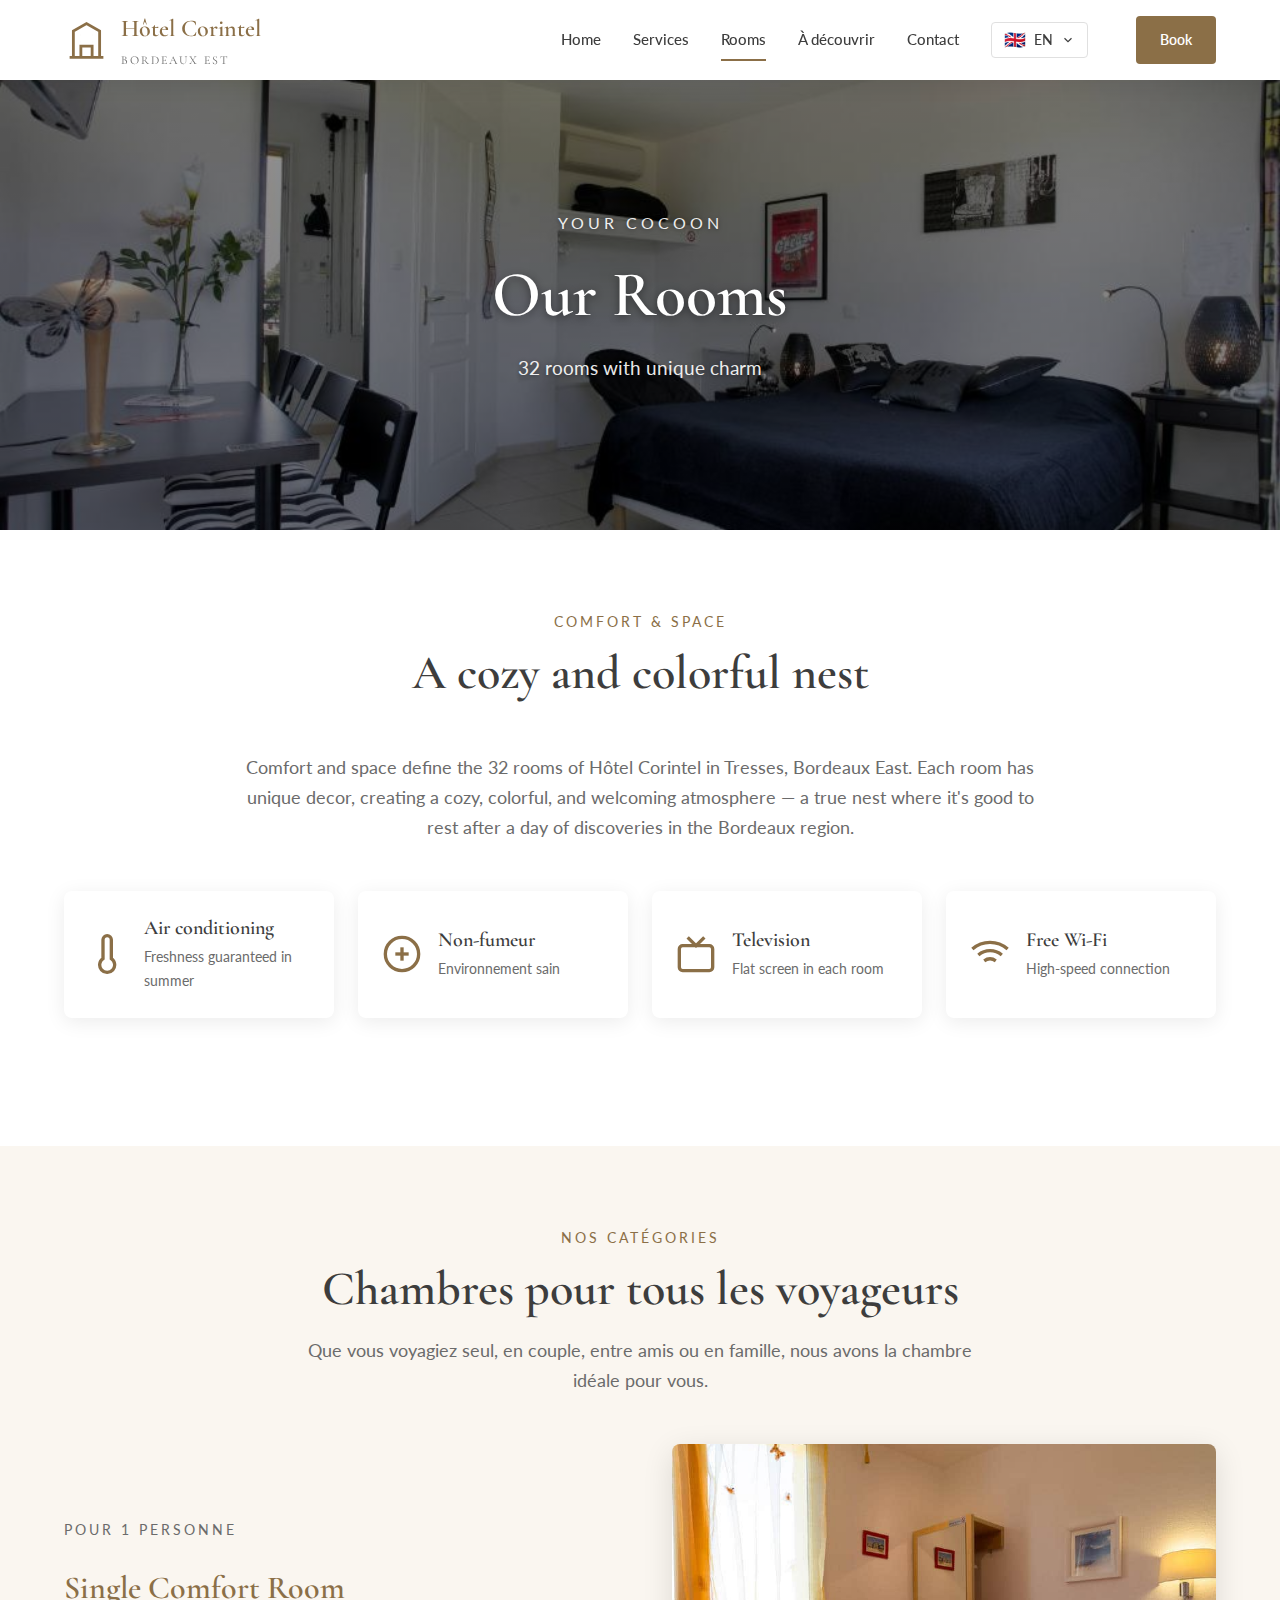
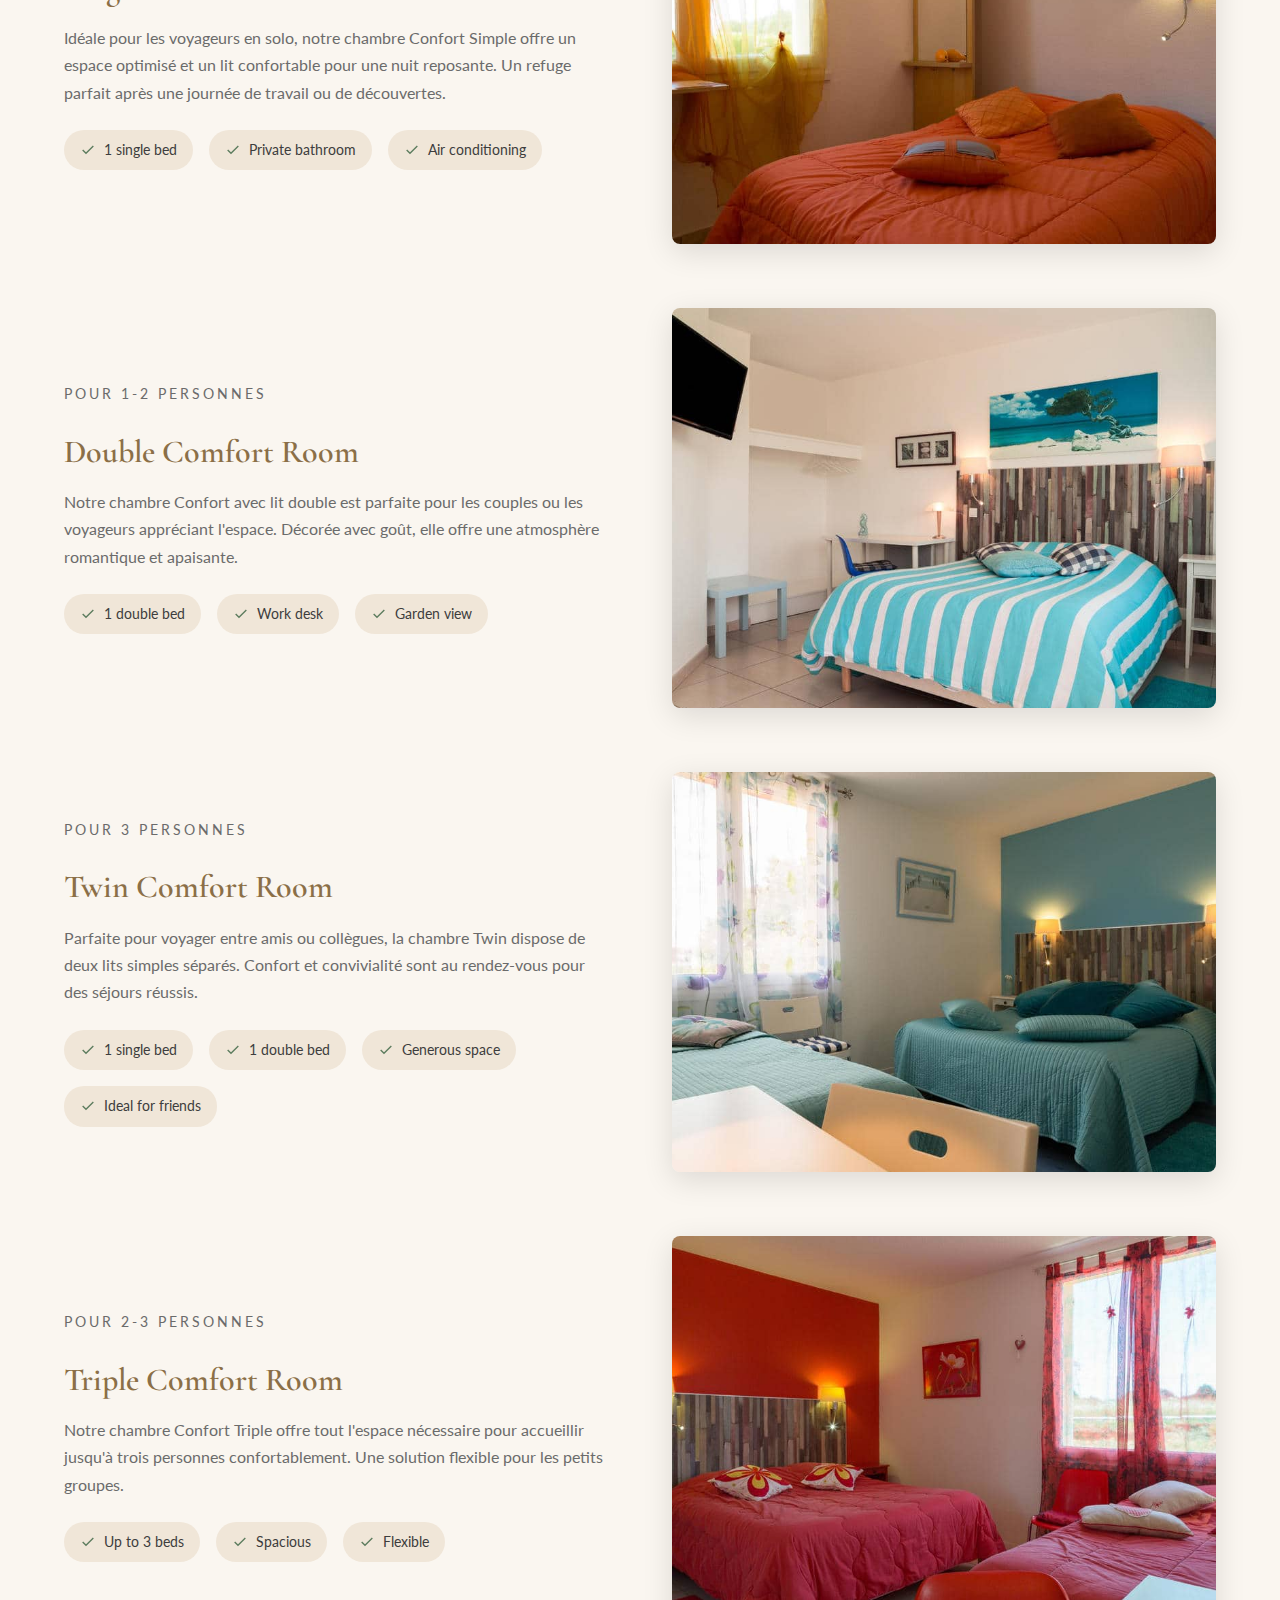
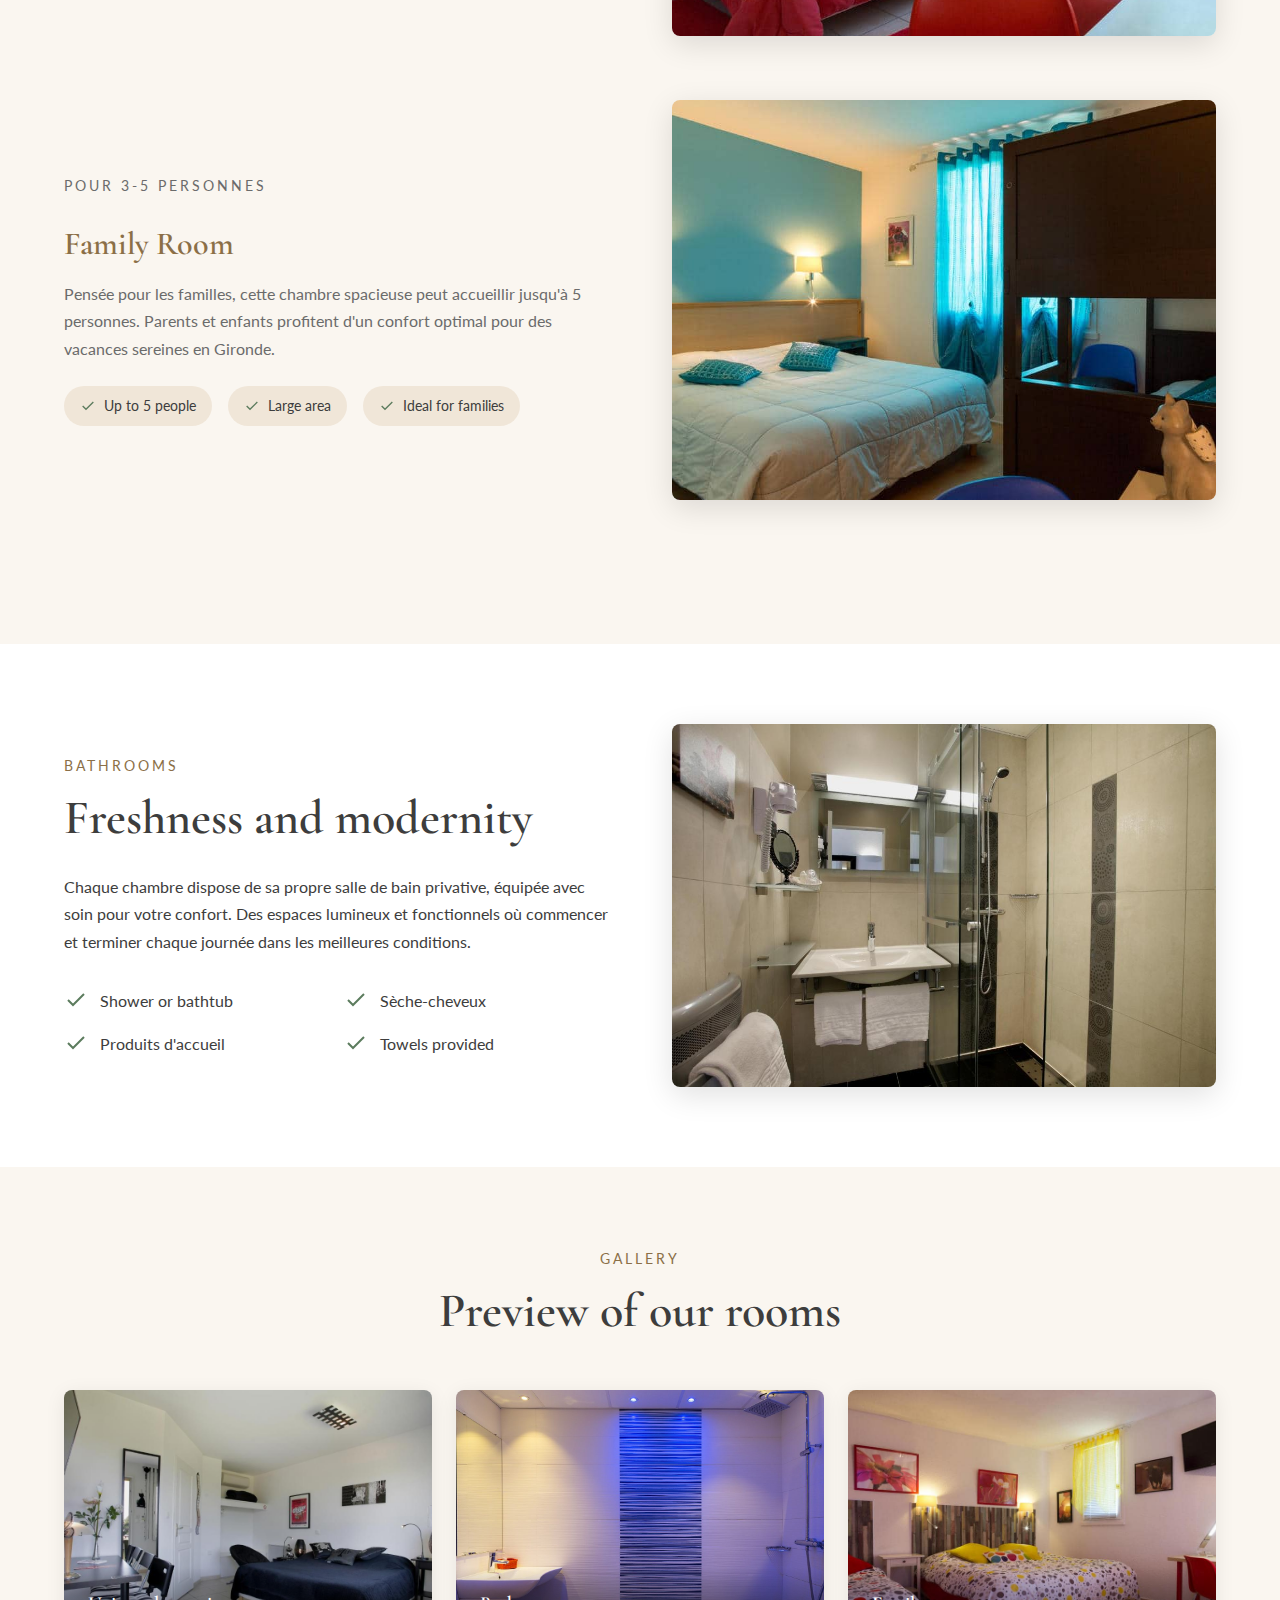
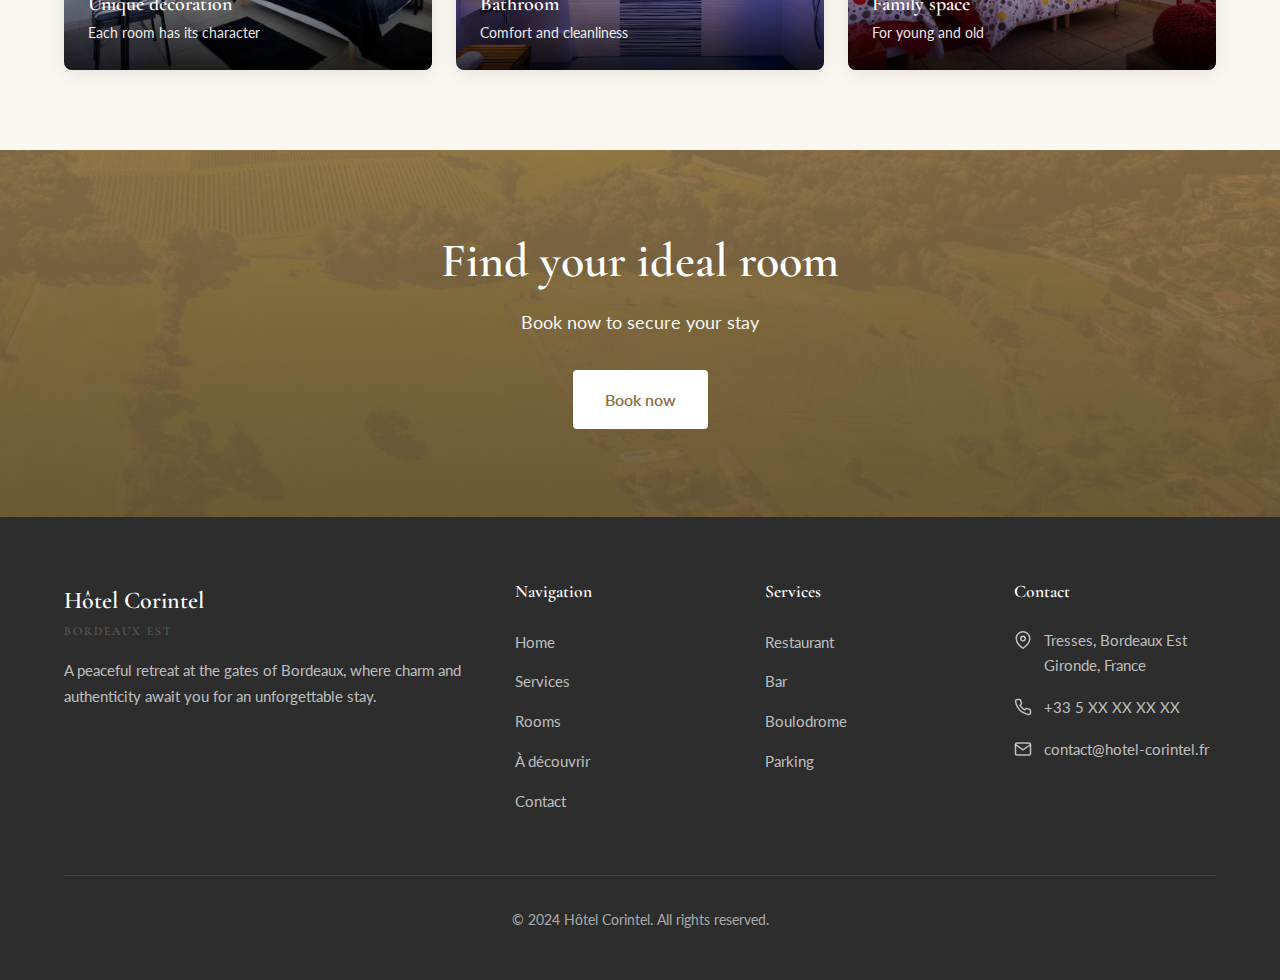
<file: chambres.html>
<!DOCTYPE html>
<html lang="fr">
<head>
  <meta charset="UTF-8">
  <meta name="viewport" content="width=device-width, initial-scale=1.0">
  <meta name="description" content="Découvrez les 32 chambres uniques de l'Hôtel Corintel près de Bordeaux. Chambres climatisées, décoration personnalisée, confort et tranquillité au cœur de la campagne.">
  <meta name="keywords" content="chambres hôtel bordeaux, hébergement saint-émilion, chambre climatisée, hôtel 3 étoiles gironde">
  <title>Nos Chambres | Hôtel Corintel - Bordeaux Est</title>
  <link rel="preconnect" href="https://fonts.googleapis.com">
  <link rel="preconnect" href="https://fonts.gstatic.com" crossorigin>
  <link href="https://fonts.googleapis.com/css2?family=Cormorant+Garamond:wght@400;500;600;700&family=Lato:wght@300;400;500;700&display=swap" rel="stylesheet">
  <link rel="stylesheet" href="style.css">
</head>
<body data-i18n-title="rooms.pageTitle">
  <!-- Header -->
  <header class="header" id="header">
    <div class="container">
      <a href="index.html" class="logo">
        <svg class="logo-icon" viewBox="0 0 24 24" fill="none" stroke="currentColor" stroke-width="1.5">
          <path d="M3 21h18M5 21V7l7-4 7 4v14M9 21v-6h6v6M9 9h.01M15 9h.01M9 13h.01M15 13h.01"/>
        </svg>
        <div class="logo-text">
          Hôtel Corintel
          <span>Bordeaux Est</span>
        </div>
      </a>
      <nav class="nav-menu" id="navMenu">
        <a href="index.html" class="nav-link" data-i18n="nav.home">Accueil</a>
        <a href="services.html" class="nav-link" data-i18n="nav.services">Services</a>
        <a href="chambres.html" class="nav-link active" data-i18n="nav.rooms">Chambres</a>
        <a href="activites.html" class="nav-link" data-i18n="nav.activities">À découvrir</a>
        <a href="contact.html" class="nav-link" data-i18n="nav.contact">Contact</a>
        <a href="https://www.booking.com/hotel/fr/corintel.fr.html?aid=311089&label=corintel-O0VnbWaGZNr8nXbaU172TQS625028973267%3Apl%3Ata%3Ap1%3Ap2%3Aac%3Aap%3Aneg%3Afi%3Atikwd-924823501370%3Alp9055050%3Ali%3Adec%3Adm%3Appccp%3DUmFuZG9tSVYkc2RlIyh9YVujEjbMrKBV7ahOy8HtCLg&sid=2bd2846f5430642ffc2dfefa4e617e28&dest_id=-1473710&dest_type=city&dist=0&group_adults=2&group_children=0&hapos=1&hpos=1&no_rooms=1&req_adults=2&req_children=0&room1=A%2CA&sb_price_type=total&sr_order=popularity&srepoch=1766942847&srpvid=7a705f51b38eb96dd0ea283227969889&type=total&ucfs=1&" class="btn-book" data-i18n="nav.book">Réserver</a>
      </nav>
      <div class="menu-toggle" id="menuToggle">
        <span></span>
        <span></span>
        <span></span>
      </div>
    </div>
  </header>

  <!-- Page Hero -->
  <section class="page-hero" style="background-image: url('images/chambres/chambre1.jpg');">
    <div class="page-hero-content">
      <p class="hero-subtitle" data-i18n="rooms.heroSubtitle">Votre cocon</p>
      <h1 class="page-hero-title" data-i18n="rooms.heroTitle">Nos Chambres</h1>
      <p class="page-hero-subtitle" data-i18n="rooms.heroDescription">32 chambres au charme unique</p>
    </div>
  </section>

  <!-- Rooms Introduction -->
  <section class="section section-light">
    <div class="container">
      <div class="section-header">
        <p class="section-subtitle" data-i18n="rooms.introSubtitle">Confort & espace</p>
        <h2 class="section-title" data-i18n="rooms.introTitle">Un nid douillet et coloré</h2>
      </div>
      <div class="rooms-intro">
        <p data-i18n="rooms.introText">
          Confort et espace définissent les 32 chambres de l'Hôtel Corintel de Tresses, Bordeaux Est.
          Chaque chambre possède une décoration unique, créant une atmosphère douillette,
          colorée et accueillante — un véritable nid où il fait bon se reposer après
          une journée de découvertes dans la région bordelaise.
        </p>
      </div>

      <!-- Room Features -->
      <div class="rooms-features">
        <div class="room-feature">
          <svg viewBox="0 0 24 24" fill="none" stroke="currentColor" stroke-width="2">
            <path d="M14 14.76V3.5a2.5 2.5 0 0 0-5 0v11.26a4.5 4.5 0 1 0 5 0z"/>
          </svg>
          <div class="room-feature-text">
            <h4 data-i18n="rooms.featureAC">Climatisation</h4>
            <p data-i18n="rooms.featureACDesc">Fraîcheur garantie en été</p>
          </div>
        </div>
        <div class="room-feature">
          <svg viewBox="0 0 24 24" fill="none" stroke="currentColor" stroke-width="2">
            <circle cx="12" cy="12" r="10"/>
            <line x1="12" y1="8" x2="12" y2="16"/>
            <line x1="8" y1="12" x2="16" y2="12"/>
          </svg>
          <div class="room-feature-text">
            <h4 data-i18n="rooms.featureNoSmoking">Non-fumeur</h4>
            <p data-i18n="rooms.featureNoSmokingDesc">Environnement sain</p>
          </div>
        </div>
        <div class="room-feature">
          <svg viewBox="0 0 24 24" fill="none" stroke="currentColor" stroke-width="2">
            <rect x="2" y="7" width="20" height="15" rx="2" ry="2"/>
            <polyline points="17 2 12 7 7 2"/>
          </svg>
          <div class="room-feature-text">
            <h4 data-i18n="rooms.featureTV">Télévision</h4>
            <p data-i18n="rooms.featureTVDesc">Écran plat dans chaque chambre</p>
          </div>
        </div>
        <div class="room-feature">
          <svg viewBox="0 0 24 24" fill="none" stroke="currentColor" stroke-width="2">
            <path d="M5 12.55a11 11 0 0 1 14.08 0"/>
            <path d="M1.42 9a16 16 0 0 1 21.16 0"/>
            <path d="M8.53 16.11a6 6 0 0 1 6.95 0"/>
            <line x1="12" y1="20" x2="12.01" y2="20"/>
          </svg>
          <div class="room-feature-text">
            <h4 data-i18n="rooms.featureWifi">Wi-Fi gratuit</h4>
            <p data-i18n="rooms.featureWifiDesc">Connexion haut débit</p>
          </div>
        </div>
      </div>
    </div>
  </section>

  <!-- Room Types Section -->
  <section class="section section-cream">
    <div class="container">
      <div class="section-header">
        <p class="section-subtitle" data-i18n="rooms.categoriesSubtitle">Nos catégories</p>
        <h2 class="section-title" data-i18n="rooms.categoriesTitle">Chambres pour tous les voyageurs</h2>
        <p class="section-description" data-i18n="rooms.categoriesDescription">
          Que vous voyagiez seul, en couple, entre amis ou en famille,
          nous avons la chambre idéale pour vous.
        </p>
      </div>

      <!-- Room Type 1: Confort Simple -->
      <div class="service-detail">
        <div class="service-detail-image">
          <img src="images/chambres/confort-simple.jpg" alt="Chambre Confort Simple">
        </div>
        <div class="service-detail-content">
          <p class="section-subtitle" data-i18n="rooms.simpleFor">Pour 1 personne</p>
          <h3 data-i18n="rooms.simpleTitle">Chambre Confort Simple</h3>
          <p data-i18n="rooms.simpleDesc">
            Idéale pour les voyageurs en solo, notre chambre Confort Simple
            offre un espace optimisé et un lit confortable pour une nuit
            reposante. Un refuge parfait après une journée de travail ou
            de découvertes.
          </p>
          <div class="service-features">
            <span class="service-feature-tag">
              <svg viewBox="0 0 24 24" fill="none" stroke="currentColor" stroke-width="2">
                <polyline points="20 6 9 17 4 12"/>
              </svg>
              <span data-i18n="rooms.simpleBed">1 lit simple</span>
            </span>
            <span class="service-feature-tag">
              <svg viewBox="0 0 24 24" fill="none" stroke="currentColor" stroke-width="2">
                <polyline points="20 6 9 17 4 12"/>
              </svg>
              <span data-i18n="rooms.simpleBathroom">Salle de bain privée</span>
            </span>
            <span class="service-feature-tag">
              <svg viewBox="0 0 24 24" fill="none" stroke="currentColor" stroke-width="2">
                <polyline points="20 6 9 17 4 12"/>
              </svg>
              <span data-i18n="rooms.simpleAC">Climatisation</span>
            </span>
          </div>
        </div>
      </div>

      <!-- Room Type 2: Confort Double -->
      <div class="service-detail">
        <div class="service-detail-content">
          <p class="section-subtitle" data-i18n="rooms.doubleFor">Pour 1-2 personnes</p>
          <h3 data-i18n="rooms.doubleTitle">Chambre Confort Double</h3>
          <p data-i18n="rooms.doubleDesc">
            Notre chambre Confort avec lit double est parfaite pour les couples
            ou les voyageurs appréciant l'espace. Décorée avec goût, elle offre
            une atmosphère romantique et apaisante.
          </p>
          <div class="service-features">
            <span class="service-feature-tag">
              <svg viewBox="0 0 24 24" fill="none" stroke="currentColor" stroke-width="2">
                <polyline points="20 6 9 17 4 12"/>
              </svg>
              <span data-i18n="rooms.doubleBed">1 lit double</span>
            </span>
            <span class="service-feature-tag">
              <svg viewBox="0 0 24 24" fill="none" stroke="currentColor" stroke-width="2">
                <polyline points="20 6 9 17 4 12"/>
              </svg>
              <span data-i18n="rooms.doubleDesk">Bureau de travail</span>
            </span>
            <span class="service-feature-tag">
              <svg viewBox="0 0 24 24" fill="none" stroke="currentColor" stroke-width="2">
                <polyline points="20 6 9 17 4 12"/>
              </svg>
              <span data-i18n="rooms.doubleView">Vue sur jardin</span>
            </span>
          </div>
        </div>
        <div class="service-detail-image">
          <img src="images/chambres/confort-1-personne-lit-double.jpg" alt="Chambre Confort Double">
        </div>
      </div>

      <!-- Room Type 3: Confort Twin -->
      <div class="service-detail">
        <div class="service-detail-image">
          <img src="images/chambres/confort-twin.jpg" alt="Chambre Confort Twin">
        </div>
        <div class="service-detail-content">
          <p class="section-subtitle" data-i18n="rooms.twinFor">Pour 3 personnes</p>
          <h3 data-i18n="rooms.twinTitle">Chambre Confort Twin</h3>
          <p data-i18n="rooms.twinDesc">
            Parfaite pour voyager entre amis ou collègues, la chambre Twin
            dispose de deux lits simples séparés. Confort et convivialité
            sont au rendez-vous pour des séjours réussis.
          </p>
          <div class="service-features">
            <span class="service-feature-tag">
              <svg viewBox="0 0 24 24" fill="none" stroke="currentColor" stroke-width="2">
                <polyline points="20 6 9 17 4 12"/>
              </svg>
              <span data-i18n="rooms.twinSingleBed">1 lit simple</span>
            </span>
             <span class="service-feature-tag">
              <svg viewBox="0 0 24 24" fill="none" stroke="currentColor" stroke-width="2">
                <polyline points="20 6 9 17 4 12"/>
              </svg>
              <span data-i18n="rooms.twinDoubleBed">1 lit double</span>
            </span>
            <span class="service-feature-tag">
              <svg viewBox="0 0 24 24" fill="none" stroke="currentColor" stroke-width="2">
                <polyline points="20 6 9 17 4 12"/>
              </svg>
              <span data-i18n="rooms.twinSpace">Espace généreux</span>
            </span>
            <span class="service-feature-tag">
              <svg viewBox="0 0 24 24" fill="none" stroke="currentColor" stroke-width="2">
                <polyline points="20 6 9 17 4 12"/>
              </svg>
              <span data-i18n="rooms.twinFriends">Idéale entre amis</span>
            </span>
          </div>
        </div>
      </div>

      <!-- Room Type 4: Confort Triple -->
      <div class="service-detail">
        <div class="service-detail-content">
          <p class="section-subtitle" data-i18n="rooms.tripleFor">Pour 2-3 personnes</p>
          <h3 data-i18n="rooms.tripleTitle">Chambre Confort Triple</h3>
          <p data-i18n="rooms.tripleDesc">
            Notre chambre Confort Triple offre tout l'espace nécessaire
            pour accueillir jusqu'à trois personnes confortablement.
            Une solution flexible pour les petits groupes.
          </p>
          <div class="service-features">
            <span class="service-feature-tag">
              <svg viewBox="0 0 24 24" fill="none" stroke="currentColor" stroke-width="2">
                <polyline points="20 6 9 17 4 12"/>
              </svg>
              <span data-i18n="rooms.tripleBeds">Jusqu'à 3 couchages</span>
            </span>
            <span class="service-feature-tag">
              <svg viewBox="0 0 24 24" fill="none" stroke="currentColor" stroke-width="2">
                <polyline points="20 6 9 17 4 12"/>
              </svg>
              <span data-i18n="rooms.tripleSpacious">Spacieuse</span>
            </span>
            <span class="service-feature-tag">
              <svg viewBox="0 0 24 24" fill="none" stroke="currentColor" stroke-width="2">
                <polyline points="20 6 9 17 4 12"/>
              </svg>
              <span data-i18n="rooms.tripleFlexible">Flexible</span>
            </span>
          </div>
        </div>
        <div class="service-detail-image">
          <img src="images/chambres/confort-2-3-personnes.jpg" alt="Chambre Confort Triple">
        </div>
      </div>

      <!-- Room Type 5: Familiale -->
      <div class="service-detail">
        <div class="service-detail-image">
          <img src="images/chambres/famille-2-adultes-2-enfants.jpg" alt="Chambre Familiale">
        </div>
        <div class="service-detail-content">
          <p class="section-subtitle" data-i18n="rooms.familyFor">Pour 3-5 personnes</p>
          <h3 data-i18n="rooms.familyTitle">Chambre Familiale</h3>
          <p data-i18n="rooms.familyDesc">
            Pensée pour les familles, cette chambre spacieuse peut accueillir
            jusqu'à 5 personnes. Parents et enfants profitent d'un confort
            optimal pour des vacances sereines en Gironde.
          </p>
          <div class="service-features">
            <span class="service-feature-tag">
              <svg viewBox="0 0 24 24" fill="none" stroke="currentColor" stroke-width="2">
                <polyline points="20 6 9 17 4 12"/>
              </svg>
              <span data-i18n="rooms.familyCapacity">Jusqu'à 5 personnes</span>
            </span>
            <span class="service-feature-tag">
              <svg viewBox="0 0 24 24" fill="none" stroke="currentColor" stroke-width="2">
                <polyline points="20 6 9 17 4 12"/>
              </svg>
              <span data-i18n="rooms.familyLarge">Grande surface</span>
            </span>
            <span class="service-feature-tag">
              <svg viewBox="0 0 24 24" fill="none" stroke="currentColor" stroke-width="2">
                <polyline points="20 6 9 17 4 12"/>
              </svg>
              <span data-i18n="rooms.familyIdeal">Idéale en famille</span>
            </span>
          </div>
        </div>
      </div>
    </div>
  </section>

  <!-- Bathroom Section -->
  <section class="section section-light">
    <div class="container">
      <div class="intro-grid">
        <div class="intro-content">
          <p class="section-subtitle" data-i18n="rooms.bathroomSubtitle">Salles de bain</p>
          <h2 data-i18n="rooms.bathroomTitle">Fraîcheur et modernité</h2>
          <p data-i18n="rooms.bathroomDesc">
            Chaque chambre dispose de sa propre salle de bain privative,
            équipée avec soin pour votre confort. Des espaces lumineux
            et fonctionnels où commencer et terminer chaque journée
            dans les meilleures conditions.
          </p>
          <div class="intro-features">
            <div class="intro-feature">
              <svg viewBox="0 0 24 24" fill="none" stroke="currentColor" stroke-width="2">
                <polyline points="20 6 9 17 4 12"/>
              </svg>
              <span data-i18n="rooms.bathroomShower">Douche ou baignoire</span>
            </div>
            <div class="intro-feature">
              <svg viewBox="0 0 24 24" fill="none" stroke="currentColor" stroke-width="2">
                <polyline points="20 6 9 17 4 12"/>
              </svg>
              <span data-i18n="rooms.bathroomDryer">Sèche-cheveux</span>
            </div>
            <div class="intro-feature">
              <svg viewBox="0 0 24 24" fill="none" stroke="currentColor" stroke-width="2">
                <polyline points="20 6 9 17 4 12"/>
              </svg>
              <span data-i18n="rooms.bathroomProducts">Produits d'accueil</span>
            </div>
            <div class="intro-feature">
              <svg viewBox="0 0 24 24" fill="none" stroke="currentColor" stroke-width="2">
                <polyline points="20 6 9 17 4 12"/>
              </svg>
              <span data-i18n="rooms.bathroomTowels">Serviettes fournies</span>
            </div>
          </div>
        </div>
        <div class="intro-image">
          <img src="images/chambres/salle-de-bain.jpg" alt="Salle de bain de l'Hôtel Corintel">
        </div>
      </div>
    </div>
  </section>

  <!-- Room Gallery -->
  <section class="section section-cream">
    <div class="container">
      <div class="section-header">
        <p class="section-subtitle" data-i18n="rooms.gallerySubtitle">Galerie</p>
        <h2 class="section-title" data-i18n="rooms.galleryTitle">Aperçu de nos chambres</h2>
      </div>
      <div class="rooms-gallery">
        <div class="room-card">
          <img src="images/chambres/chambre1.jpg" alt="Chambre décorée avec soin">
          <div class="room-card-overlay">
            <h4 data-i18n="rooms.galleryDecor">Décoration unique</h4>
            <p data-i18n="rooms.galleryDecorDesc">Chaque chambre a son caractère</p>
          </div>
        </div>
        <div class="room-card">
          <img src="images/chambres/hotel-bordeaux-tresses-sdb3.jpg" alt="Salle de bain moderne">
          <div class="room-card-overlay">
            <h4 data-i18n="rooms.galleryBathroom">Salle de bain</h4>
            <p data-i18n="rooms.galleryBathroomDesc">Confort et propreté</p>
          </div>
        </div>
        <div class="room-card">
          <img src="images/chambres/famille-3-a-5-personnes-standard.jpg" alt="Chambre familiale spacieuse">
          <div class="room-card-overlay">
            <h4 data-i18n="rooms.galleryFamily">Espace famille</h4>
            <p data-i18n="rooms.galleryFamilyDesc">Pour les grands et les petits</p>
          </div>
        </div>
      </div>
    </div>
  </section>

  <!-- CTA Section -->
  <section class="cta-section">
    <div class="container">
      <h2 data-i18n="rooms.ctaTitle">Trouvez votre chambre idéale</h2>
      <p data-i18n="rooms.ctaText">Réservez dès maintenant pour garantir votre séjour</p>
      <a href="#reservation" class="btn btn-primary" data-i18n="common.bookNow">Réserver maintenant</a>
    </div>
  </section>

  <!-- Footer -->
  <footer class="footer">
    <div class="container">
      <div class="footer-grid">
        <div class="footer-brand">
          <div class="logo-text">
            Hôtel Corintel
            <span>Bordeaux Est</span>
          </div>
          <p data-i18n="footer.description">Un havre de paix aux portes de Bordeaux, où charme et authenticité vous attendent pour un séjour inoubliable.</p>
        </div>
        <div class="footer-nav">
          <h4 class="footer-title" data-i18n="footer.navigation">Navigation</h4>
          <ul class="footer-links">
            <li><a href="index.html" data-i18n="nav.home">Accueil</a></li>
            <li><a href="services.html" data-i18n="nav.services">Services</a></li>
            <li><a href="chambres.html" data-i18n="nav.rooms">Chambres</a></li>
            <li><a href="activites.html" data-i18n="nav.activities">À découvrir</a></li>
            <li><a href="contact.html" data-i18n="nav.contact">Contact</a></li>
          </ul>
        </div>
        <div class="footer-nav">
          <h4 class="footer-title" data-i18n="footer.services">Services</h4>
          <ul class="footer-links">
            <li><a href="services.html#restaurant" data-i18n="footer.restaurant">Restaurant</a></li>
            <li><a href="services.html#bar" data-i18n="footer.bar">Bar</a></li>
            <li><a href="services.html#boulodrome" data-i18n="footer.boulodrome">Boulodrome</a></li>
            <li><a href="services.html#parking" data-i18n="footer.parking">Parking</a></li>
          </ul>
        </div>
        <div class="footer-contact">
          <h4 class="footer-title" data-i18n="footer.contact">Contact</h4>
          <div class="footer-contact-item">
            <svg viewBox="0 0 24 24" fill="none" stroke="currentColor" stroke-width="2">
              <path d="M21 10c0 7-9 13-9 13s-9-6-9-13a9 9 0 0 1 18 0z"/>
              <circle cx="12" cy="10" r="3"/>
            </svg>
            <span data-i18n="footer.address">Tresses, Bordeaux Est<br>Gironde, France</span>
          </div>
          <div class="footer-contact-item">
            <svg viewBox="0 0 24 24" fill="none" stroke="currentColor" stroke-width="2">
              <path d="M22 16.92v3a2 2 0 0 1-2.18 2 19.79 19.79 0 0 1-8.63-3.07 19.5 19.5 0 0 1-6-6 19.79 19.79 0 0 1-3.07-8.67A2 2 0 0 1 4.11 2h3a2 2 0 0 1 2 1.72 12.84 12.84 0 0 0 .7 2.81 2 2 0 0 1-.45 2.11L8.09 9.91a16 16 0 0 0 6 6l1.27-1.27a2 2 0 0 1 2.11-.45 12.84 12.84 0 0 0 2.81.7A2 2 0 0 1 22 16.92z"/>
            </svg>
            <span>+33 5 XX XX XX XX</span>
          </div>
          <div class="footer-contact-item">
            <svg viewBox="0 0 24 24" fill="none" stroke="currentColor" stroke-width="2">
              <path d="M4 4h16c1.1 0 2 .9 2 2v12c0 1.1-.9 2-2 2H4c-1.1 0-2-.9-2-2V6c0-1.1.9-2 2-2z"/>
              <polyline points="22,6 12,13 2,6"/>
            </svg>
            <span>contact@hotel-corintel.fr</span>
          </div>
        </div>
      </div>
      <div class="footer-bottom">
        <p data-i18n="footer.copyright">&copy; 2024 Hôtel Corintel. Tous droits réservés.</p>
      </div>
    </div>
  </footer>

  <!-- Scroll to Top Button -->
  <button class="scroll-top" id="scrollTop" aria-label="Retour en haut" data-i18n-aria="common.backToTop">
    <svg viewBox="0 0 24 24" fill="none" stroke="currentColor" stroke-width="2">
      <polyline points="18 15 12 9 6 15"/>
    </svg>
  </button>

  <script src="js/translations.js"></script>
  <script src="js/i18n.js"></script>
  <script>
    // Mobile menu toggle
    const menuToggle = document.getElementById('menuToggle');
    const navMenu = document.getElementById('navMenu');

    menuToggle.addEventListener('click', () => {
      menuToggle.classList.toggle('active');
      navMenu.classList.toggle('active');
    });

    // Header scroll effect
    const header = document.getElementById('header');
    window.addEventListener('scroll', () => {
      if (window.scrollY > 100) {
        header.classList.add('scrolled');
      } else {
        header.classList.remove('scrolled');
      }
    });

    // Scroll to top button
    const scrollTop = document.getElementById('scrollTop');
    window.addEventListener('scroll', () => {
      if (window.scrollY > 500) {
        scrollTop.classList.add('visible');
      } else {
        scrollTop.classList.remove('visible');
      }
    });

    scrollTop.addEventListener('click', () => {
      window.scrollTo({ top: 0, behavior: 'smooth' });
    });
  </script>
</body>
</html>
</file>
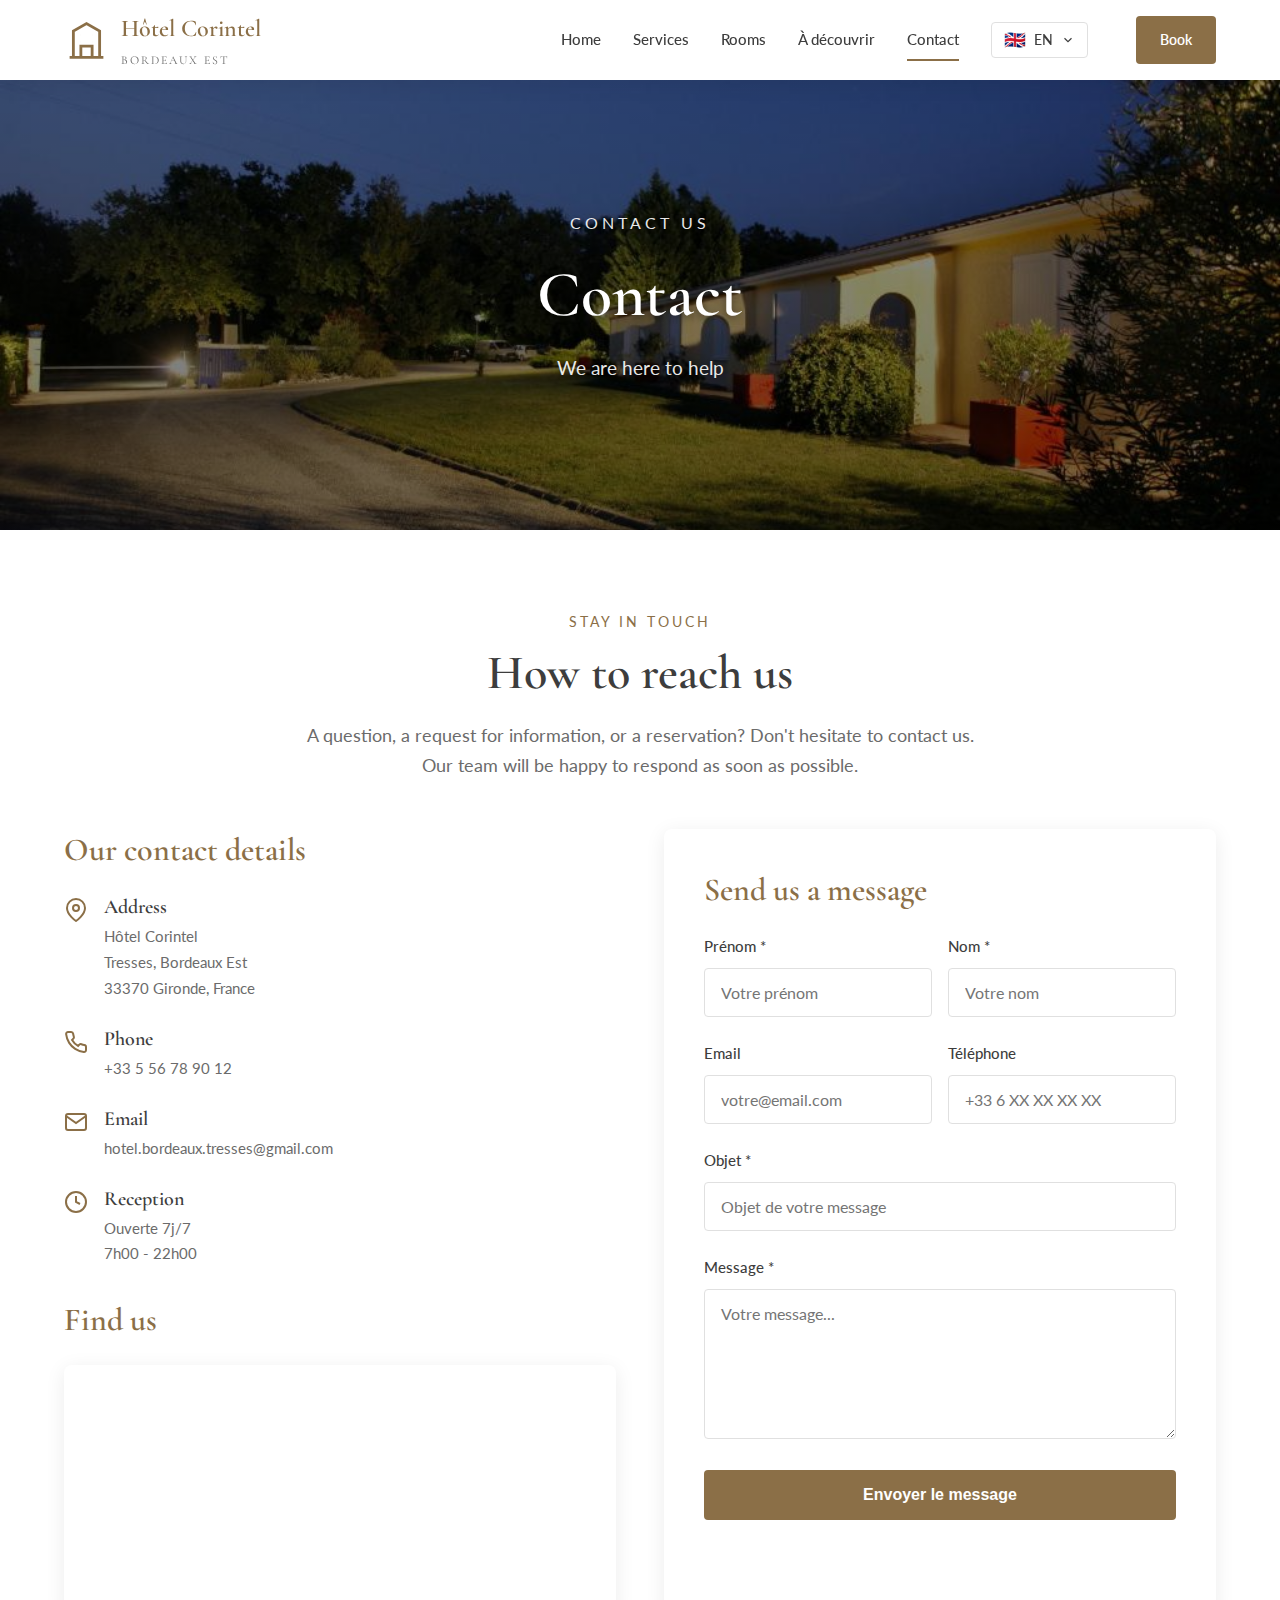
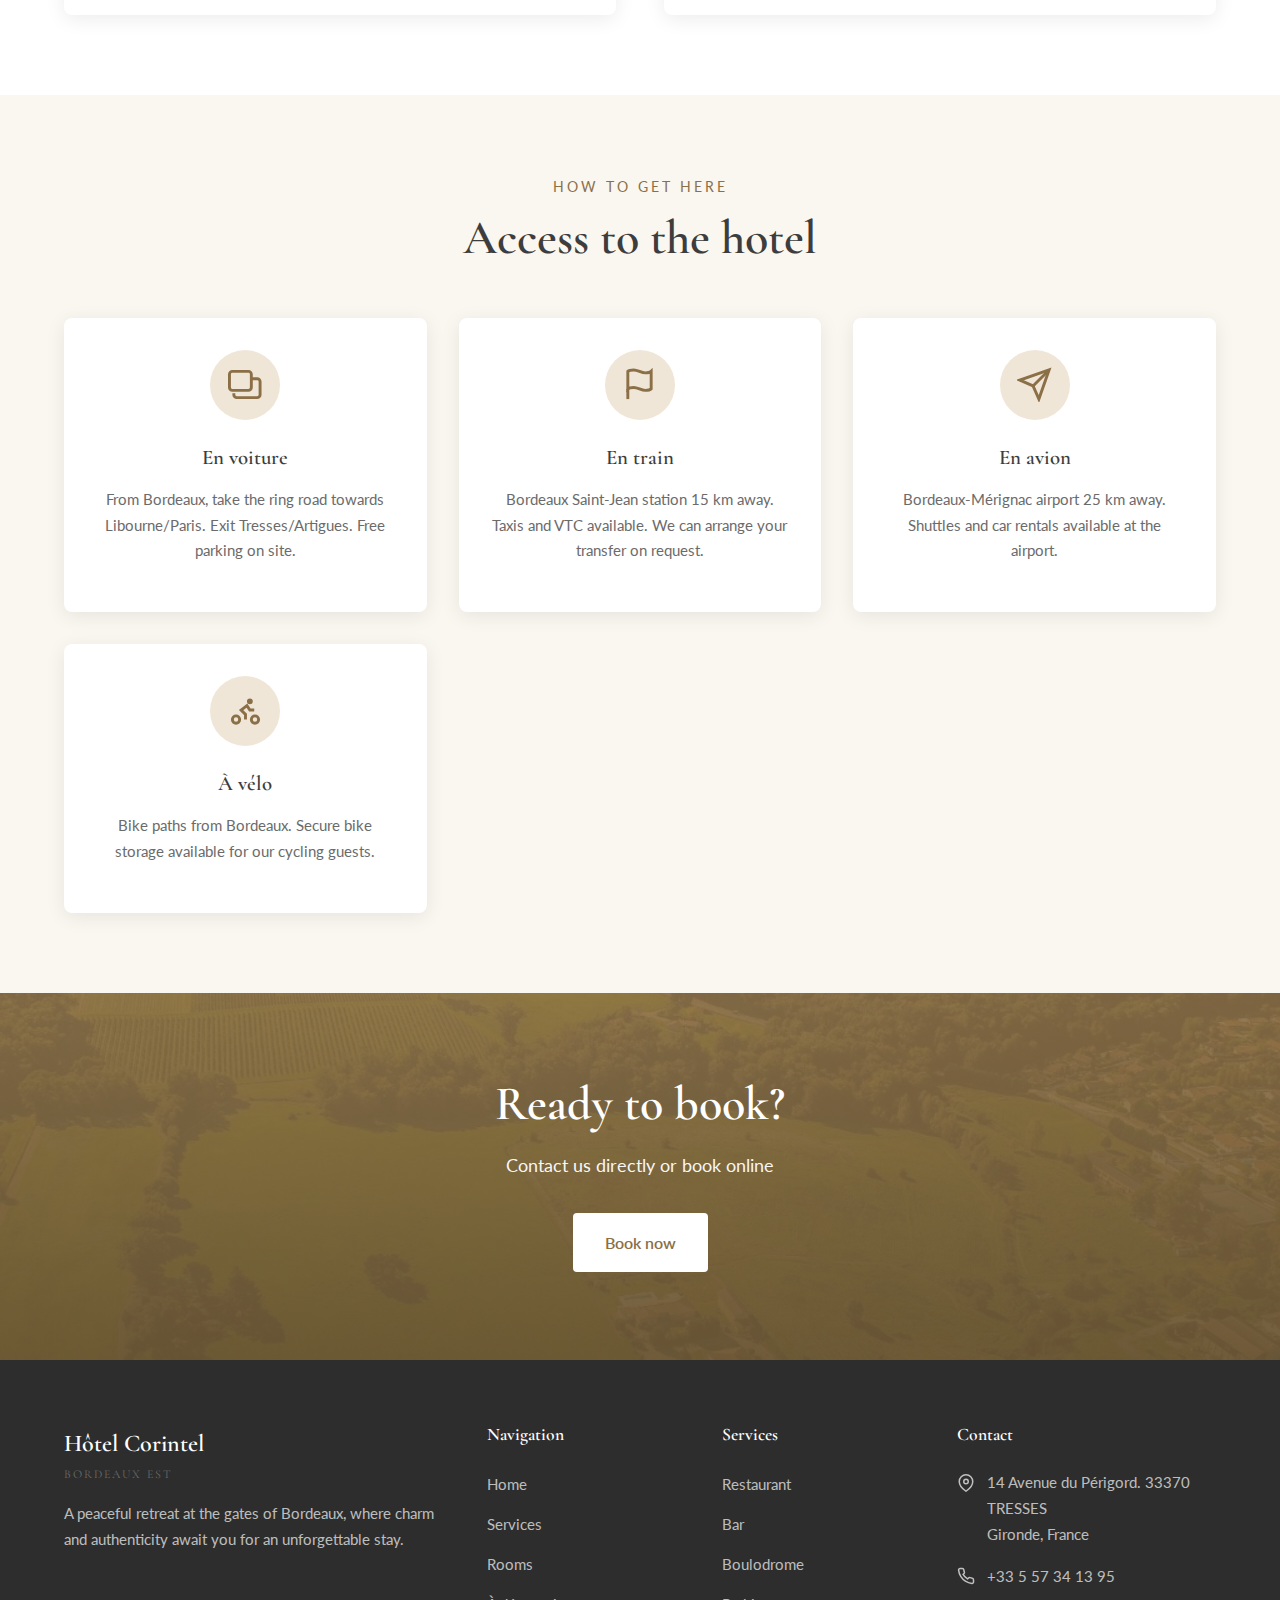
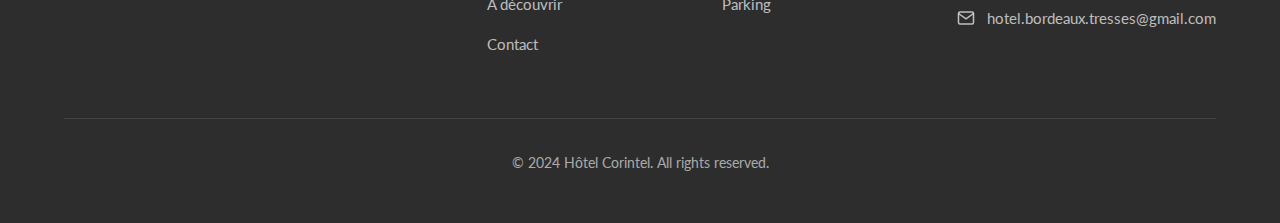
<file: contact.html>
<!DOCTYPE html>
<html lang="fr">
<head>
  <meta charset="UTF-8">
  <meta name="viewport" content="width=device-width, initial-scale=1.0">
  <meta name="description" content="Contactez l'Hôtel Corintel près de Bordeaux. Adresse, téléphone, email et formulaire de contact. Situé à Tresses, Bordeaux Est, Gironde.">
  <meta name="keywords" content="contact hôtel bordeaux, adresse hôtel tresses, réservation hôtel gironde, hôtel bordeaux est">
  <title>Contact | Hôtel Corintel - Bordeaux Est</title>
  <link rel="preconnect" href="https://fonts.googleapis.com">
  <link rel="preconnect" href="https://fonts.gstatic.com" crossorigin>
  <link href="https://fonts.googleapis.com/css2?family=Cormorant+Garamond:wght@400;500;600;700&family=Lato:wght@300;400;500;700&display=swap" rel="stylesheet">
  <link rel="stylesheet" href="style.css">
</head>
<body data-i18n-title="contact.pageTitle">
  <!-- Header -->
  <header class="header" id="header">
    <div class="container">
      <a href="index.html" class="logo">
        <svg class="logo-icon" viewBox="0 0 24 24" fill="none" stroke="currentColor" stroke-width="1.5">
          <path d="M3 21h18M5 21V7l7-4 7 4v14M9 21v-6h6v6M9 9h.01M15 9h.01M9 13h.01M15 13h.01"/>
        </svg>
        <div class="logo-text">
          Hôtel Corintel
          <span>Bordeaux Est</span>
        </div>
      </a>
      <nav class="nav-menu" id="navMenu">
        <a href="index.html" class="nav-link" data-i18n="nav.home">Accueil</a>
        <a href="services.html" class="nav-link" data-i18n="nav.services">Services</a>
        <a href="chambres.html" class="nav-link" data-i18n="nav.rooms">Chambres</a>
        <a href="activites.html" class="nav-link" data-i18n="nav.activities">À découvrir</a>
        <a href="contact.html" class="nav-link active" data-i18n="nav.contact">Contact</a>
        <a href="https://www.booking.com/hotel/fr/corintel.fr.html?aid=311089&label=corintel-O0VnbWaGZNr8nXbaU172TQS625028973267%3Apl%3Ata%3Ap1%3Ap2%3Aac%3Aap%3Aneg%3Afi%3Atikwd-924823501370%3Alp9055050%3Ali%3Adec%3Adm%3Appccp%3DUmFuZG9tSVYkc2RlIyh9YVujEjbMrKBV7ahOy8HtCLg&sid=2bd2846f5430642ffc2dfefa4e617e28&dest_id=-1473710&dest_type=city&dist=0&group_adults=2&group_children=0&hapos=1&hpos=1&no_rooms=1&req_adults=2&req_children=0&room1=A%2CA&sb_price_type=total&sr_order=popularity&srepoch=1766942847&srpvid=7a705f51b38eb96dd0ea283227969889&type=total&ucfs=1&" class="btn-book" data-i18n="nav.book">Réserver</a>
      </nav>
      <div class="menu-toggle" id="menuToggle">
        <span></span>
        <span></span>
        <span></span>
      </div>
    </div>
  </header>

  <!-- Page Hero -->
  <section class="page-hero" style="background-image: url('images/acceuil/dehors_nuit.jpg');">
    <div class="page-hero-content">
      <p class="hero-subtitle" data-i18n="contact.heroSubtitle">Nous contacter</p>
      <h1 class="page-hero-title" data-i18n="contact.heroTitle">Contact</h1>
      <p class="page-hero-subtitle" data-i18n="contact.heroDescription">Nous sommes à votre écoute</p>
    </div>
  </section>

  <!-- Contact Section -->
  <section class="section section-light">
    <div class="container">
      <div class="section-header">
        <p class="section-subtitle" data-i18n="contact.introSubtitle">Restons en contact</p>
        <h2 class="section-title" data-i18n="contact.introTitle">Comment nous joindre</h2>
        <p class="section-description" data-i18n="contact.introDescription">
          Une question, une demande de renseignements ou une réservation ?
          N'hésitez pas à nous contacter. Notre équipe se fera un plaisir
          de vous répondre dans les plus brefs délais.
        </p>
      </div>

      <div class="contact-grid">
        <!-- Contact Information -->
        <div class="contact-info">
          <h3 data-i18n="contact.infoTitle">Nos coordonnées</h3>
          <div class="contact-details">
            <div class="contact-item">
              <svg viewBox="0 0 24 24" fill="none" stroke="currentColor" stroke-width="2">
                <path d="M21 10c0 7-9 13-9 13s-9-6-9-13a9 9 0 0 1 18 0z"/>
                <circle cx="12" cy="10" r="3"/>
              </svg>
              <div class="contact-item-text">
                <h4 data-i18n="contact.addressLabel">Adresse</h4>
                <p>
                  Hôtel Corintel<br>
                  Tresses, Bordeaux Est<br>
                  33370 Gironde, France
                </p>
              </div>
            </div>
            <div class="contact-item">
              <svg viewBox="0 0 24 24" fill="none" stroke="currentColor" stroke-width="2">
                <path d="M22 16.92v3a2 2 0 0 1-2.18 2 19.79 19.79 0 0 1-8.63-3.07 19.5 19.5 0 0 1-6-6 19.79 19.79 0 0 1-3.07-8.67A2 2 0 0 1 4.11 2h3a2 2 0 0 1 2 1.72 12.84 12.84 0 0 0 .7 2.81 2 2 0 0 1-.45 2.11L8.09 9.91a16 16 0 0 0 6 6l1.27-1.27a2 2 0 0 1 2.11-.45 12.84 12.84 0 0 0 2.81.7A2 2 0 0 1 22 16.92z"/>
              </svg>
              <div class="contact-item-text">
                <h4 data-i18n="contact.phoneLabel">Téléphone</h4>
                <p><a href="tel:+33556789012">+33 5 56 78 90 12</a></p>
              </div>
            </div>
            <div class="contact-item">
              <svg viewBox="0 0 24 24" fill="none" stroke="currentColor" stroke-width="2">
                <path d="M4 4h16c1.1 0 2 .9 2 2v12c0 1.1-.9 2-2 2H4c-1.1 0-2-.9-2-2V6c0-1.1.9-2 2-2z"/>
                <polyline points="22,6 12,13 2,6"/>
              </svg>
              <div class="contact-item-text">
                <h4>Email</h4>
                <p><a href="mailto:chriisjms@gmail.com">hotel.bordeaux.tresses@gmail.com</a></p>
              </div>
            </div>
            <div class="contact-item">
              <svg viewBox="0 0 24 24" fill="none" stroke="currentColor" stroke-width="2">
                <circle cx="12" cy="12" r="10"/>
                <polyline points="12 6 12 12 16 14"/>
              </svg>
              <div class="contact-item-text">
                <h4 data-i18n="contact.receptionLabel">Réception</h4>
                <p data-i18n="contact.receptionHours">
                  Ouverte 7j/7<br>
                  7h00 - 22h00
                </p>
              </div>
            </div>
          </div>

          <!-- Map -->
          <h3 data-i18n="contact.findUs">Nous trouver</h3>
          <div class="contact-map">
            <iframe
              src="https://www.google.com/maps/embed?pb=!1m18!1m12!1m3!1d45257.87474670947!2d-0.5!3d44.85!2m3!1f0!2f0!3f0!3m2!1i1024!2i768!4f13.1!3m3!1m2!1s0xd5527c2be4e47ed%3A0x40665174817a4b0!2sTresses!5e0!3m2!1sfr!2sfr!4v1704000000000!5m2!1sfr!2sfr"
              allowfullscreen=""
              loading="lazy"
              referrerpolicy="no-referrer-when-downgrade"
              title="Localisation de l'Hôtel Corintel">
            </iframe>
          </div>
        </div>

        <!-- Contact Form -->
        <div class="contact-form-wrapper">
          <h3 data-i18n="contact.formTitle">Envoyez-nous un message</h3>
          <form class="contact-form" id="contactForm" action="#" method="POST">
            <div class="form-row">
              <div class="form-group">
                <label for="firstName" data-i18n="contact.firstNameLabel">Prénom *</label>
                <input type="text" id="firstName" name="firstName" required data-i18n-placeholder="contact.firstNamePlaceholder" placeholder="Votre prénom">
              </div>
              <div class="form-group">
                <label for="lastName" data-i18n="contact.lastNameLabel">Nom *</label>
                <input type="text" id="lastName" name="lastName" required data-i18n-placeholder="contact.lastNamePlaceholder" placeholder="Votre nom">
              </div>
            </div>
            <div class="form-row">
              <div class="form-group">
                <label for="email" data-i18n="contact.emailLabel">Email *</label>
                <input type="email" id="email" name="email" required data-i18n-placeholder="contact.emailPlaceholder" placeholder="votre@email.com">
              </div>
              <div class="form-group">
                <label for="phone" data-i18n="contact.phoneLabelForm">Téléphone</label>
                <input type="tel" id="phone" name="phone" data-i18n-placeholder="contact.phonePlaceholder" placeholder="+33 6 XX XX XX XX">
              </div>
            </div>
            <div class="form-group">
              <label for="subject" data-i18n="contact.subjectLabel">Objet *</label>
              <input type="text" id="subject" name="subject" required data-i18n-placeholder="contact.subjectPlaceholder" placeholder="Objet de votre message">
            </div>
            <div class="form-group">
              <label for="message" data-i18n="contact.messageLabel">Message *</label>
              <textarea id="message" name="message" required data-i18n-placeholder="contact.messagePlaceholder" placeholder="Votre message..." rows="6"></textarea>
            </div>
            <button type="submit" class="btn-submit" data-i18n="contact.submitButton">Envoyer le message</button>
          </form>
        </div>
      </div>
    </div>
  </section>

  <!-- Access Section -->
  <section class="section section-cream">
    <div class="container">
      <div class="section-header">
        <p class="section-subtitle" data-i18n="contact.accessSubtitle">Comment venir</p>
        <h2 class="section-title" data-i18n="contact.accessTitle">Accès à l'hôtel</h2>
      </div>
      <div class="services-grid">
        <div class="service-card">
          <div class="service-icon">
            <svg viewBox="0 0 24 24" fill="none" stroke="currentColor" stroke-width="2">
              <rect x="1" y="3" width="15" height="13" rx="2" ry="2"/>
              <path d="M16 8h4a2 2 0 0 1 2 2v9a2 2 0 0 1-2 2H6a2 2 0 0 1-2-2v-1"/>
            </svg>
          </div>
          <h3 data-i18n="contact.byCarTitle">En voiture</h3>
          <p data-i18n="contact.byCarDesc">
            Depuis Bordeaux, prenez la rocade direction Libourne/Paris.
            Sortie Tresses/Artigues. Parking gratuit sur place.
          </p>
        </div>
        <div class="service-card">
          <div class="service-icon">
            <svg viewBox="0 0 24 24" fill="none" stroke="currentColor" stroke-width="2">
              <path d="M4 15s1-1 4-1 5 2 8 2 4-1 4-1V3s-1 1-4 1-5-2-8-2-4 1-4 1z"/>
              <line x1="4" y1="22" x2="4" y2="15"/>
            </svg>
          </div>
          <h3 data-i18n="contact.byTrainTitle">En train</h3>
          <p data-i18n="contact.byTrainDesc">
            Gare de Bordeaux Saint-Jean à 15 km. Taxis et VTC disponibles.
            Nous pouvons organiser votre transfert sur demande.
          </p>
        </div>
        <div class="service-card">
          <div class="service-icon">
            <svg viewBox="0 0 24 24" fill="none" stroke="currentColor" stroke-width="2">
              <path d="M22 2L11 13"/>
              <path d="M22 2l-7 20-4-9-9-4 20-7z"/>
            </svg>
          </div>
          <h3 data-i18n="contact.byPlaneTitle">En avion</h3>
          <p data-i18n="contact.byPlaneDesc">
            Aéroport de Bordeaux-Mérignac à 25 km. Navettes et location
            de voitures disponibles à l'aéroport.
          </p>
        </div>
        <div class="service-card">
          <div class="service-icon">
            <svg viewBox="0 0 24 24" fill="none" stroke="currentColor" stroke-width="2">
              <circle cx="5.5" cy="17.5" r="2.5"/>
              <circle cx="18.5" cy="17.5" r="2.5"/>
              <path d="M15 6a1 1 0 1 0 0-2 1 1 0 0 0 0 2zm-3 11.5V14l-3-3 4-3 2 3h3"/>
            </svg>
          </div>
          <h3 data-i18n="contact.byBikeTitle">À vélo</h3>
          <p data-i18n="contact.byBikeDesc">
            Pistes cyclables depuis Bordeaux. Local vélo sécurisé
            disponible pour nos clients cyclotouristes.
          </p>
        </div>
      </div>
    </div>
  </section>

  <!-- CTA Section -->
  <section class="cta-section">
    <div class="container">
      <h2 data-i18n="contact.ctaTitle">Prêt à réserver ?</h2>
      <p data-i18n="contact.ctaText">Contactez-nous directement ou réservez en ligne</p>
      <a href="#reservation" class="btn btn-primary" data-i18n="common.bookNow">Réserver maintenant</a>
    </div>
  </section>

  <!-- Footer -->
  <footer class="footer">
    <div class="container">
      <div class="footer-grid">
        <div class="footer-brand">
          <div class="logo-text">
            Hôtel Corintel
            <span>Bordeaux Est</span>
          </div>
          <p data-i18n="footer.description">Un havre de paix aux portes de Bordeaux, où charme et authenticité vous attendent pour un séjour inoubliable.</p>
        </div>
        <div class="footer-nav">
          <h4 class="footer-title" data-i18n="footer.navigation">Navigation</h4>
          <ul class="footer-links">
            <li><a href="index.html" data-i18n="nav.home">Accueil</a></li>
            <li><a href="services.html" data-i18n="nav.services">Services</a></li>
            <li><a href="chambres.html" data-i18n="nav.rooms">Chambres</a></li>
            <li><a href="activites.html" data-i18n="nav.activities">À découvrir</a></li>
            <li><a href="contact.html" data-i18n="nav.contact">Contact</a></li>
          </ul>
        </div>
        <div class="footer-nav">
          <h4 class="footer-title" data-i18n="footer.services">Services</h4>
          <ul class="footer-links">
            <li><a href="services.html#restaurant" data-i18n="footer.restaurant">Restaurant</a></li>
            <li><a href="services.html#bar" data-i18n="footer.bar">Bar</a></li>
            <li><a href="services.html#boulodrome" data-i18n="footer.boulodrome">Boulodrome</a></li>
            <li><a href="services.html#parking" data-i18n="footer.parking">Parking</a></li>
          </ul>
        </div>
        <div class="footer-contact">
          <h4 class="footer-title" data-i18n="footer.contact">Contact</h4>
          <div class="footer-contact-item">
            <svg viewBox="0 0 24 24" fill="none" stroke="currentColor" stroke-width="2">
              <path d="M21 10c0 7-9 13-9 13s-9-6-9-13a9 9 0 0 1 18 0z"/>
              <circle cx="12" cy="10" r="3"/>
            </svg>
            <span data-i18n="footer.address">14 Avenue du Périgord. 33370 TRESSES<br>Gironde, France</span>
          </div>
          <div class="footer-contact-item">
            <svg viewBox="0 0 24 24" fill="none" stroke="currentColor" stroke-width="2">
              <path d="M22 16.92v3a2 2 0 0 1-2.18 2 19.79 19.79 0 0 1-8.63-3.07 19.5 19.5 0 0 1-6-6 19.79 19.79 0 0 1-3.07-8.67A2 2 0 0 1 4.11 2h3a2 2 0 0 1 2 1.72 12.84 12.84 0 0 0 .7 2.81 2 2 0 0 1-.45 2.11L8.09 9.91a16 16 0 0 0 6 6l1.27-1.27a2 2 0 0 1 2.11-.45 12.84 12.84 0 0 0 2.81.7A2 2 0 0 1 22 16.92z"/>
            </svg>
            <span>+33 5 57 34 13 95</span>
          </div>
          <div class="footer-contact-item">
            <svg viewBox="0 0 24 24" fill="none" stroke="currentColor" stroke-width="2">
              <path d="M4 4h16c1.1 0 2 .9 2 2v12c0 1.1-.9 2-2 2H4c-1.1 0-2-.9-2-2V6c0-1.1.9-2 2-2z"/>
              <polyline points="22,6 12,13 2,6"/>
            </svg>
            <span>hotel.bordeaux.tresses@gmail.com</span>
          </div>
        </div>
      </div>
      <div class="footer-bottom">
        <p data-i18n="footer.copyright">&copy; 2024 Hôtel Corintel. Tous droits réservés.</p>
      </div>
    </div>
  </footer>

  <!-- Scroll to Top Button -->
  <button class="scroll-top" id="scrollTop" aria-label="Retour en haut" data-i18n-aria="common.backToTop">
    <svg viewBox="0 0 24 24" fill="none" stroke="currentColor" stroke-width="2">
      <polyline points="18 15 12 9 6 15"/>
    </svg>
  </button>

  <script src="js/translations.js"></script>
  <script src="js/i18n.js"></script>
  <script>
    // Mobile menu toggle
    const menuToggle = document.getElementById('menuToggle');
    const navMenu = document.getElementById('navMenu');

    menuToggle.addEventListener('click', () => {
      menuToggle.classList.toggle('active');
      navMenu.classList.toggle('active');
    });

    // Header scroll effect
    const header = document.getElementById('header');
    window.addEventListener('scroll', () => {
      if (window.scrollY > 100) {
        header.classList.add('scrolled');
      } else {
        header.classList.remove('scrolled');
      }
    });

    // Scroll to top button
    const scrollTop = document.getElementById('scrollTop');
    window.addEventListener('scroll', () => {
      if (window.scrollY > 500) {
        scrollTop.classList.add('visible');
      } else {
        scrollTop.classList.remove('visible');
      }
    });

    scrollTop.addEventListener('click', () => {
      window.scrollTo({ top: 0, behavior: 'smooth' });
    });

    // Form submission (placeholder - needs backend integration)
    const contactForm = document.getElementById('contactForm');
    contactForm.addEventListener('submit', (e) => {
      e.preventDefault();
      // In production, this would send data to a backend
      alert(window.I18n ? window.I18n.t('contact.formSuccess') : 'Merci pour votre message ! Nous vous répondrons dans les plus brefs délais.');
      contactForm.reset();
    });
  </script>
</body>
</html>
</file>
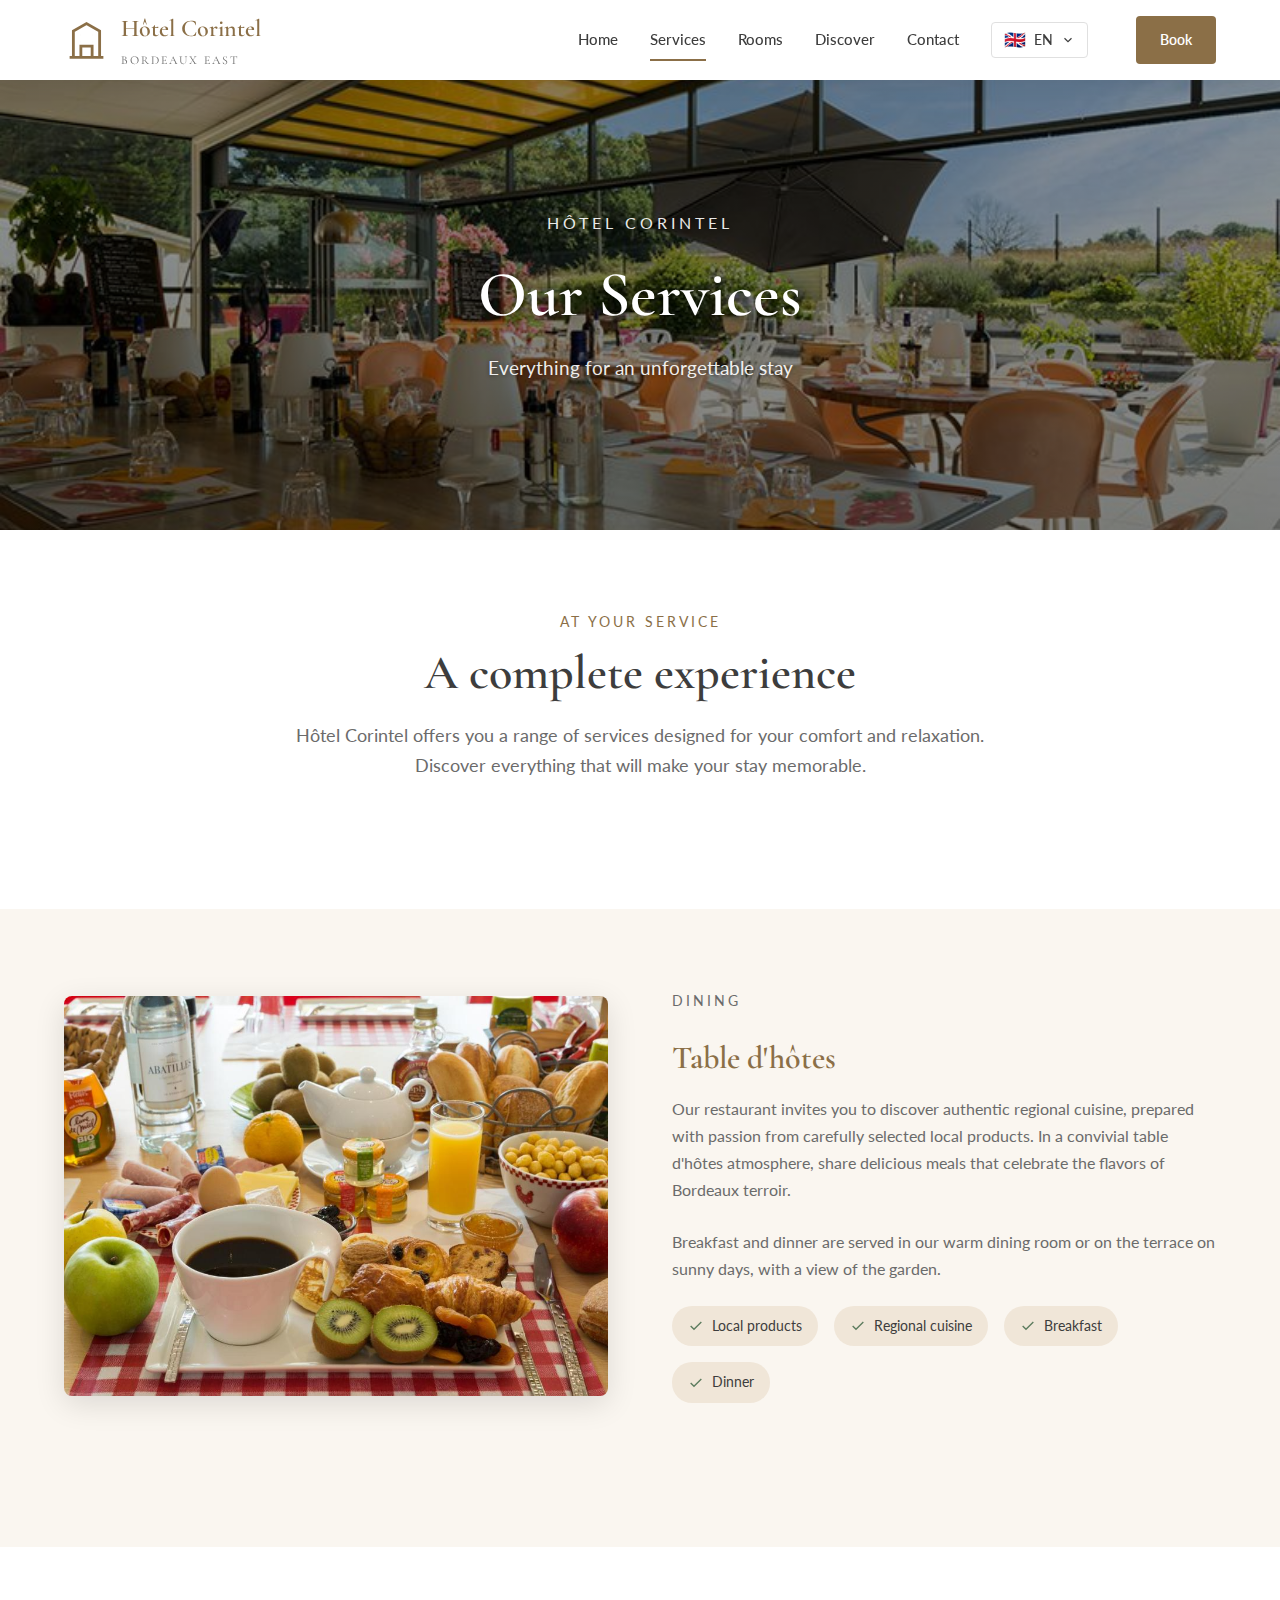
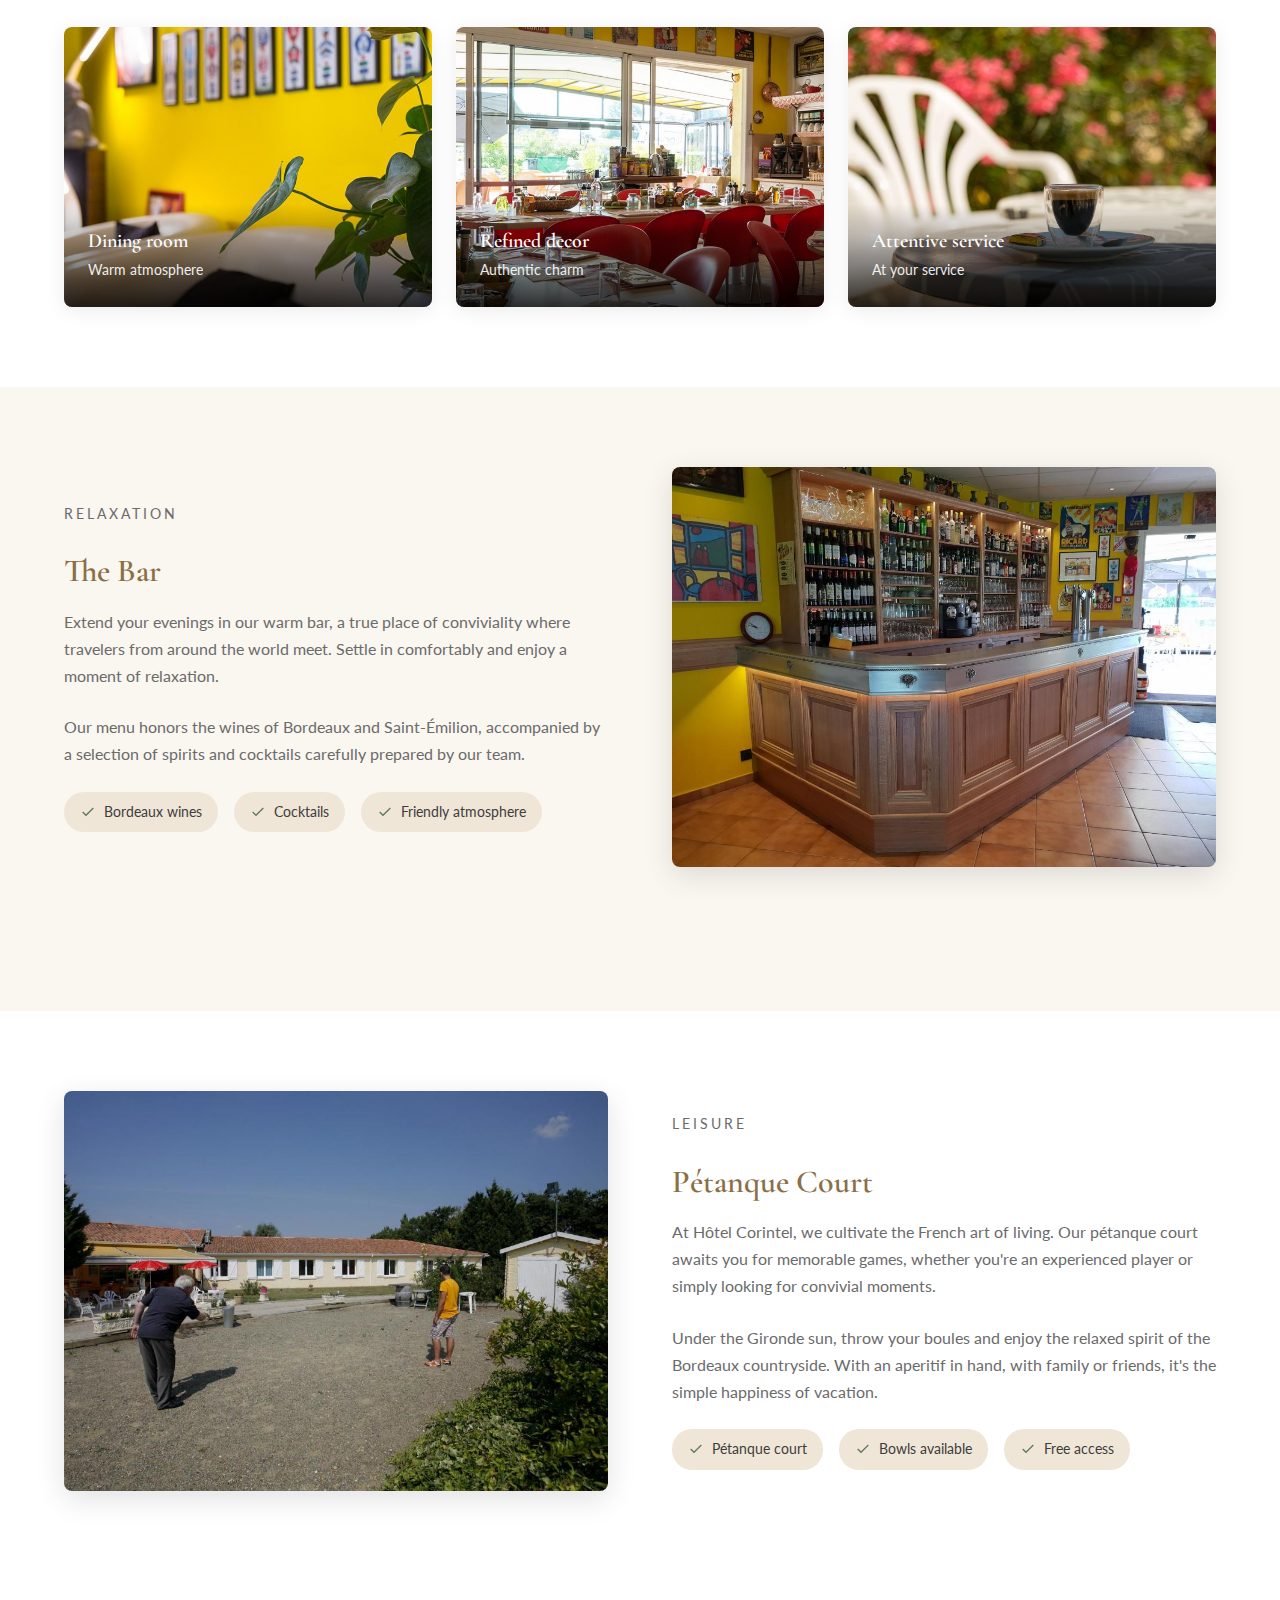
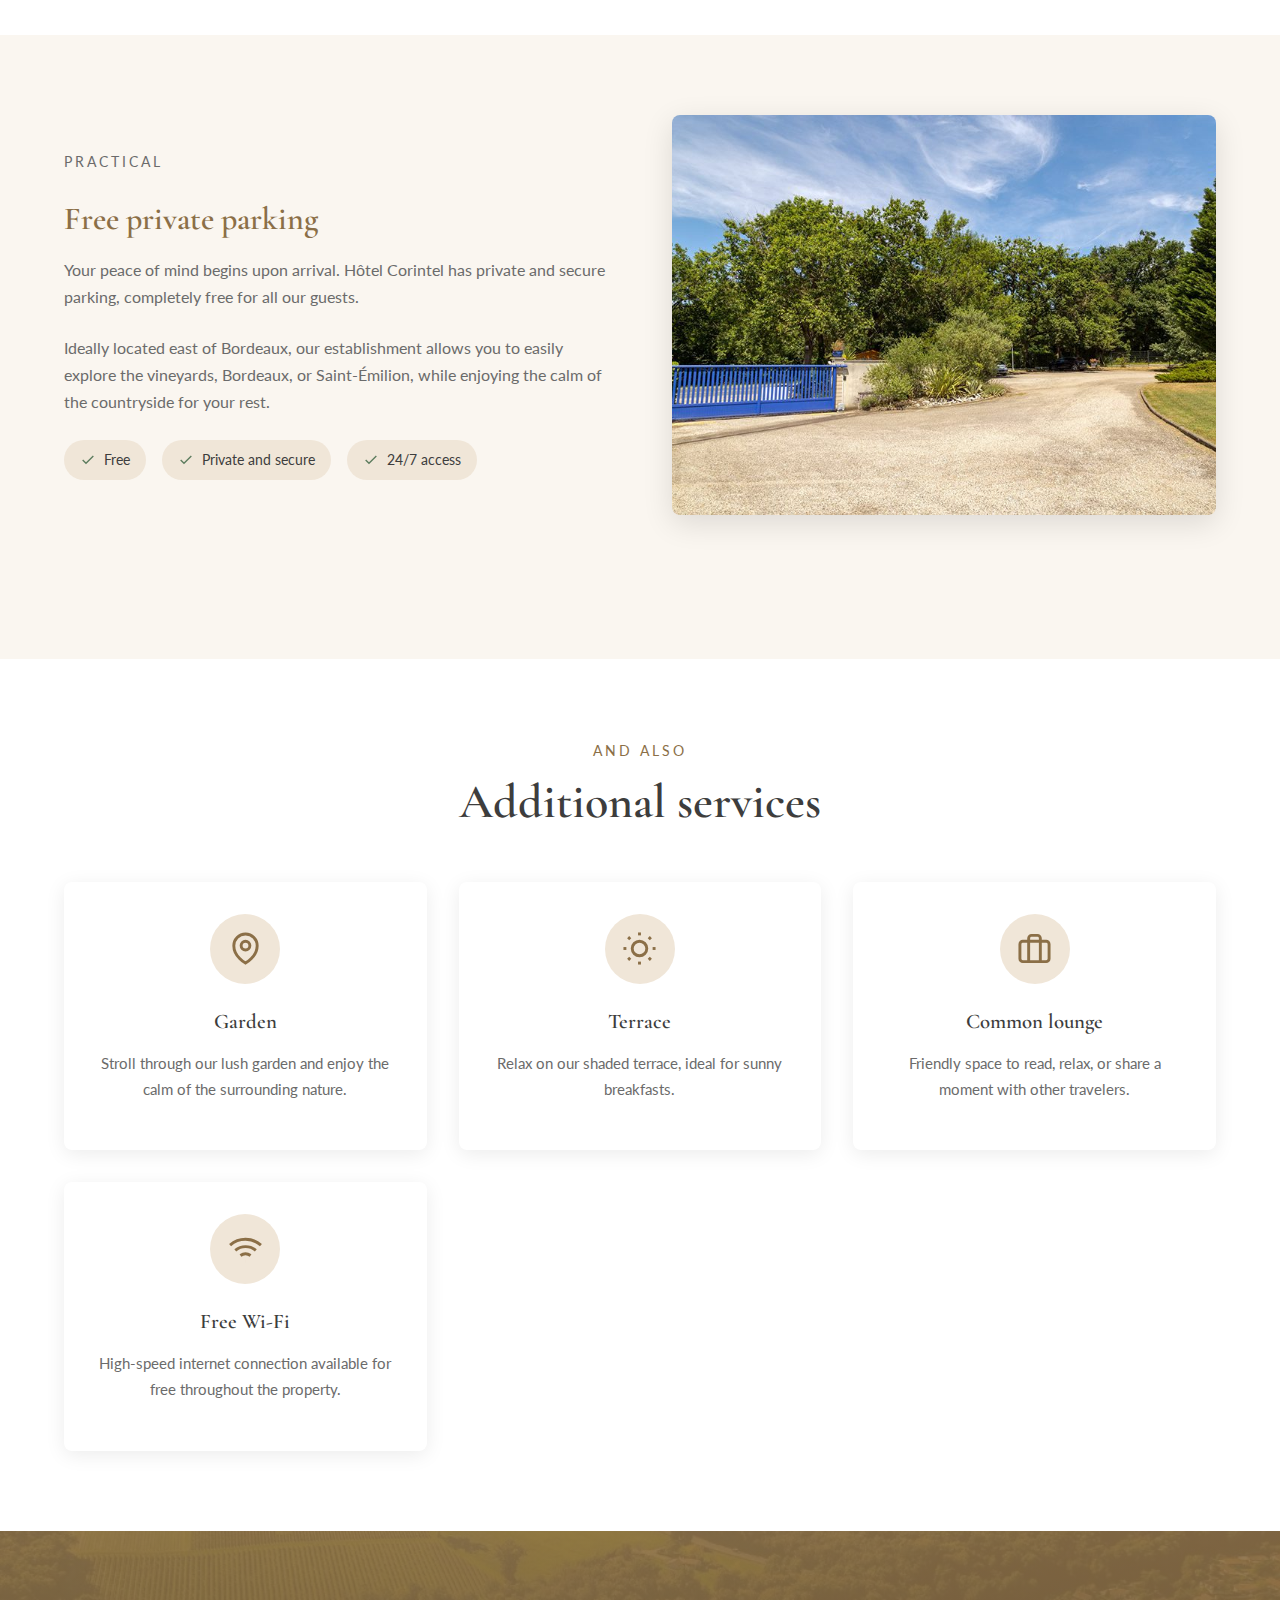
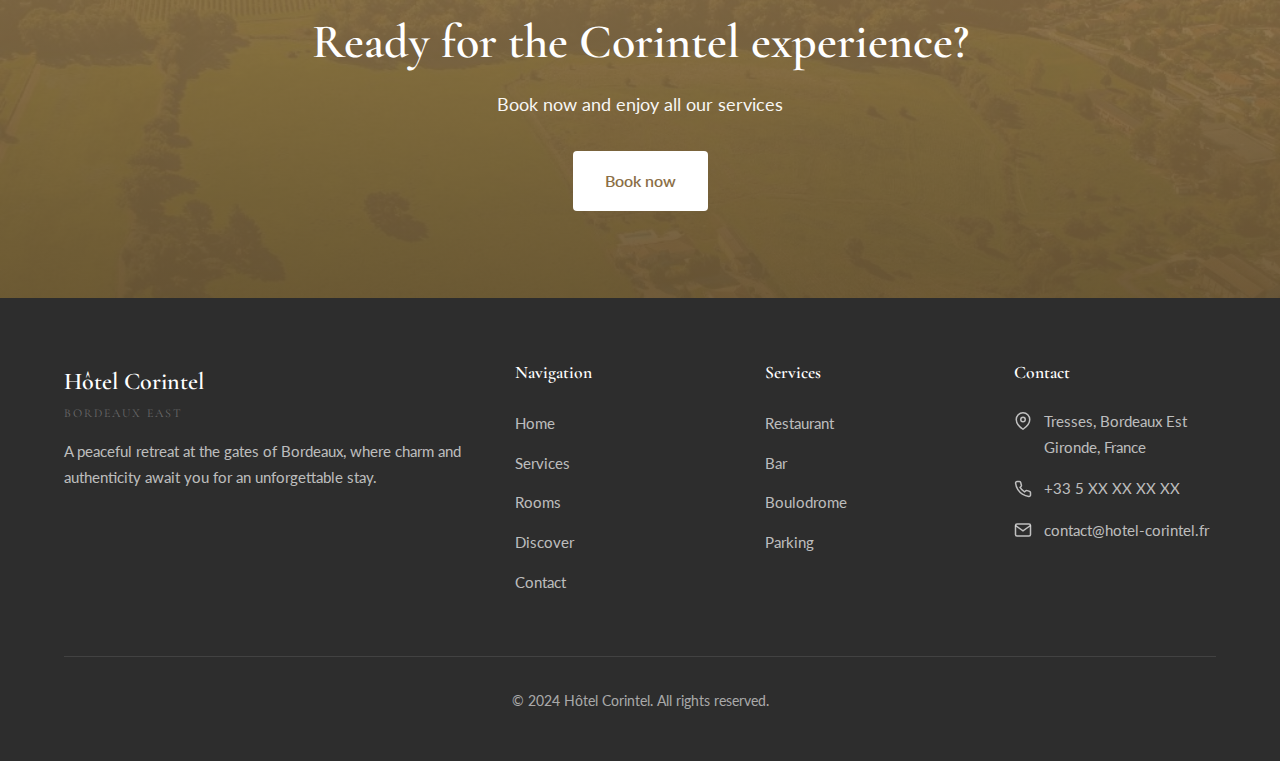
<file: services.html>
<!DOCTYPE html>
<html lang="fr">
<head>
  <meta charset="UTF-8">
  <meta name="viewport" content="width=device-width, initial-scale=1.0">
  <meta name="description" content="Découvrez les services de l'Hôtel Corintel : restaurant table d'hôtes avec cuisine régionale, bar, boulodrome et parking gratuit. Près de Bordeaux et Saint-Émilion.">
  <meta name="keywords" content="services hôtel, restaurant bordeaux, table d'hôtes, bar hôtel, pétanque, parking gratuit">
  <title>Nos Services | Hôtel Corintel - Bordeaux Est</title>
  <link rel="preconnect" href="https://fonts.googleapis.com">
  <link rel="preconnect" href="https://fonts.gstatic.com" crossorigin>
  <link href="https://fonts.googleapis.com/css2?family=Cormorant+Garamond:wght@400;500;600;700&family=Lato:wght@300;400;500;700&display=swap" rel="stylesheet">
  <link rel="stylesheet" href="style.css">
</head>
<body>
  <!-- Header -->
  <header class="header" id="header">
    <div class="container">
      <a href="index.html" class="logo">
        <svg class="logo-icon" viewBox="0 0 24 24" fill="none" stroke="currentColor" stroke-width="1.5">
          <path d="M3 21h18M5 21V7l7-4 7 4v14M9 21v-6h6v6M9 9h.01M15 9h.01M9 13h.01M15 13h.01"/>
        </svg>
        <div class="logo-text">
          Hôtel Corintel
          <span data-i18n="header.logoSubtitle">Bordeaux Est</span>
        </div>
      </a>
      <nav class="nav-menu" id="navMenu">
        <a href="index.html" class="nav-link" data-i18n="nav.home">Accueil</a>
        <a href="services.html" class="nav-link active" data-i18n="nav.services">Services</a>
        <a href="chambres.html" class="nav-link" data-i18n="nav.rooms">Chambres</a>
        <a href="activites.html" class="nav-link" data-i18n="nav.discover">À découvrir</a>
        <a href="contact.html" class="nav-link" data-i18n="nav.contact">Contact</a>
        <a href="https://www.booking.com/hotel/fr/corintel.fr.html?aid=311089&label=corintel-O0VnbWaGZNr8nXbaU172TQS625028973267%3Apl%3Ata%3Ap1%3Ap2%3Aac%3Aap%3Aneg%3Afi%3Atikwd-924823501370%3Alp9055050%3Ali%3Adec%3Adm%3Appccp%3DUmFuZG9tSVYkc2RlIyh9YVujEjbMrKBV7ahOy8HtCLg&sid=2bd2846f5430642ffc2dfefa4e617e28&dest_id=-1473710&dest_type=city&dist=0&group_adults=2&group_children=0&hapos=1&hpos=1&no_rooms=1&req_adults=2&req_children=0&room1=A%2CA&sb_price_type=total&sr_order=popularity&srepoch=1766942847&srpvid=7a705f51b38eb96dd0ea283227969889&type=total&ucfs=1&" class="btn-book" data-i18n="nav.book">Réserver</a>
      </nav>
      <div class="menu-toggle" id="menuToggle">
        <span></span>
        <span></span>
        <span></span>
      </div>
    </div>
  </header>

  <!-- Page Hero -->
  <section class="page-hero" style="background-image: url('images/resto/restaurant-hotel-bordeaux-1.jpg');">
    <div class="page-hero-content">
      <p class="hero-subtitle" data-i18n="services.heroSubtitle">L'Hôtel Corintel</p>
      <h1 class="page-hero-title" data-i18n="services.heroTitle">Nos Services</h1>
      <p class="page-hero-subtitle" data-i18n="services.heroDescription">Tout pour un séjour inoubliable</p>
    </div>
  </section>

  <!-- Services Introduction -->
  <section class="section section-light">
    <div class="container">
      <div class="section-header">
        <p class="section-subtitle" data-i18n="services.introSubtitle">À votre service</p>
        <h2 class="section-title" data-i18n="services.introTitle">Une expérience complète</h2>
        <p class="section-description" data-i18n="services.introDescription">
          L'Hôtel Corintel met à votre disposition une gamme de services pensés
          pour votre confort et votre détente. Découvrez tout ce qui rendra
          votre séjour mémorable.
        </p>
      </div>
    </div>
  </section>

  <!-- Restaurant Section -->
  <section class="section section-cream" id="restaurant">
    <div class="container">
      <div class="service-detail">
        <div class="service-detail-image">
          <img src="images/resto/petit_dej.jpg" alt="Petit-déjeuner au restaurant de l'Hôtel Corintel">
        </div>
        <div class="service-detail-content">
          <p class="section-subtitle" data-i18n="services.restaurantSubtitle">Restauration</p>
          <h3 data-i18n="services.restaurantTitle">Table d'hôtes</h3>
          <p data-i18n="services.restaurantText1">
            Notre restaurant vous invite à découvrir une cuisine régionale authentique,
            préparée avec passion à partir de produits locaux soigneusement sélectionnés.
            Dans une ambiance conviviale de table d'hôtes, partagez des repas
            savoureux qui célèbrent les saveurs du terroir bordelais.
          </p>
          <p data-i18n="services.restaurantText2">
            Le petit-déjeuner et le dîner vous sont proposés dans notre salle
            chaleureuse ou en terrasse aux beaux jours, avec vue sur le jardin.
          </p>
          <div class="service-features">
            <span class="service-feature-tag">
              <svg viewBox="0 0 24 24" fill="none" stroke="currentColor" stroke-width="2">
                <polyline points="20 6 9 17 4 12"/>
              </svg>
              <span data-i18n="services.tagLocalProducts">Produits locaux</span>
            </span>
            <span class="service-feature-tag">
              <svg viewBox="0 0 24 24" fill="none" stroke="currentColor" stroke-width="2">
                <polyline points="20 6 9 17 4 12"/>
              </svg>
              <span data-i18n="services.tagRegionalCuisine">Cuisine régionale</span>
            </span>
            <span class="service-feature-tag">
              <svg viewBox="0 0 24 24" fill="none" stroke="currentColor" stroke-width="2">
                <polyline points="20 6 9 17 4 12"/>
              </svg>
              <span data-i18n="services.tagBreakfast">Petit-déjeuner</span>
            </span>
            <span class="service-feature-tag">
              <svg viewBox="0 0 24 24" fill="none" stroke="currentColor" stroke-width="2">
                <polyline points="20 6 9 17 4 12"/>
              </svg>
              <span data-i18n="services.tagDinner">Dîner</span>
            </span>
          </div>
        </div>
      </div>
    </div>
  </section>

  <!-- Restaurant Gallery -->
  <section class="section section-light">
    <div class="container">
      <div class="rooms-gallery">
        <div class="room-card">
          <img src="images/resto/restaurant-hotel-tresses-1.jpg" alt="Salle du restaurant">
          <div class="room-card-overlay">
            <h4 data-i18n="services.galleryRoom">Salle du restaurant</h4>
            <p data-i18n="services.galleryRoomDesc">Ambiance chaleureuse</p>
          </div>
        </div>
        <div class="room-card">
          <img src="images/resto/restaurant-hotel-tresses-2.jpg" alt="Décoration du restaurant">
          <div class="room-card-overlay">
            <h4 data-i18n="services.galleryDecor">Décoration soignée</h4>
            <p data-i18n="services.galleryDecorDesc">Charme authentique</p>
          </div>
        </div>
        <div class="room-card">
          <img src="images/resto/property-amenity.jpg" alt="Service du restaurant">
          <div class="room-card-overlay">
            <h4 data-i18n="services.galleryService">Service attentionné</h4>
            <p data-i18n="services.galleryServiceDesc">À votre écoute</p>
          </div>
        </div>
      </div>
    </div>
  </section>

  <!-- Bar Section -->
  <section class="section section-cream" id="bar">
    <div class="container">
      <div class="service-detail">
        <div class="service-detail-content">
          <p class="section-subtitle" data-i18n="services.barSubtitle">Détente</p>
          <h3 data-i18n="services.barTitle">Le Bar</h3>
          <p data-i18n="services.barText1">
            Prolongez vos soirées dans notre bar chaleureux, véritable lieu de
            convivialité où se croisent les voyageurs du monde entier. Installez-vous
            confortablement et savourez un moment de détente.
          </p>
          <p data-i18n="services.barText2">
            Notre carte met à l'honneur les vins de Bordeaux et de Saint-Émilion,
            accompagnés d'une sélection de spiritueux et de cocktails préparés
            avec soin par notre équipe.
          </p>
          <div class="service-features">
            <span class="service-feature-tag">
              <svg viewBox="0 0 24 24" fill="none" stroke="currentColor" stroke-width="2">
                <polyline points="20 6 9 17 4 12"/>
              </svg>
              <span data-i18n="services.tagBordeauxWines">Vins de Bordeaux</span>
            </span>
            <span class="service-feature-tag">
              <svg viewBox="0 0 24 24" fill="none" stroke="currentColor" stroke-width="2">
                <polyline points="20 6 9 17 4 12"/>
              </svg>
              <span data-i18n="services.tagCocktails">Cocktails</span>
            </span>
            <span class="service-feature-tag">
              <svg viewBox="0 0 24 24" fill="none" stroke="currentColor" stroke-width="2">
                <polyline points="20 6 9 17 4 12"/>
              </svg>
              <span data-i18n="services.tagConvivial">Ambiance conviviale</span>
            </span>
          </div>
        </div>
        <div class="service-detail-image">
          <img src="images/acceuil/bar.jpg" alt="Bar de l'Hôtel Corintel">
        </div>
      </div>
    </div>
  </section>

  <!-- Boulodrome Section -->
  <section class="section section-light" id="boulodrome">
    <div class="container">
      <div class="service-detail">
        <div class="service-detail-image">
          <img src="images/acceuil/boulodrome.jpg" alt="Espace extérieur de l'Hôtel Corintel">
        </div>
        <div class="service-detail-content">
          <p class="section-subtitle" data-i18n="services.boulodromeSubtitle">Loisirs</p>
          <h3 data-i18n="services.boulodromeTitle">Boulodrome</h3>
          <p data-i18n="services.boulodromeText1">
            À l'Hôtel Corintel, nous cultivons l'art de vivre à la française.
            Notre terrain de pétanque vous attend pour des parties mémorables,
            que vous soyez joueur aguerri ou simple amateur de moments conviviaux.
          </p>
          <p data-i18n="services.boulodromeText2">
            Sous le soleil de Gironde, lancez vos boules et profitez de l'esprit
            détendu de la campagne bordelaise. Un apéritif à la main, en famille
            ou entre amis, c'est le bonheur simple des vacances.
          </p>
          <div class="service-features">
            <span class="service-feature-tag">
              <svg viewBox="0 0 24 24" fill="none" stroke="currentColor" stroke-width="2">
                <polyline points="20 6 9 17 4 12"/>
              </svg>
              <span data-i18n="services.tagPetanque">Terrain de pétanque</span>
            </span>
            <span class="service-feature-tag">
              <svg viewBox="0 0 24 24" fill="none" stroke="currentColor" stroke-width="2">
                <polyline points="20 6 9 17 4 12"/>
              </svg>
              <span data-i18n="services.tagBowlsAvailable">Boules disponibles</span>
            </span>
            <span class="service-feature-tag">
              <svg viewBox="0 0 24 24" fill="none" stroke="currentColor" stroke-width="2">
                <polyline points="20 6 9 17 4 12"/>
              </svg>
              <span data-i18n="services.tagFreeAccess">Accès libre</span>
            </span>
          </div>
        </div>
      </div>
    </div>
  </section>

  <!-- Parking Section -->
  <section class="section section-cream" id="parking">
    <div class="container">
      <div class="service-detail">
        <div class="service-detail-content">
          <p class="section-subtitle" data-i18n="services.parkingSubtitle">Pratique</p>
          <h3 data-i18n="services.parkingTitle">Parking privé gratuit</h3>
          <p data-i18n="services.parkingText1">
            Votre tranquillité commence dès votre arrivée. L'Hôtel Corintel dispose
            d'un parking privé et sécurisé, entièrement gratuit pour tous nos clients.
          </p>
          <p data-i18n="services.parkingText2">
            Idéalement situé à l'est de Bordeaux, notre établissement vous permet
            de rayonner facilement vers les vignobles, Bordeaux ou Saint-Émilion,
            tout en profitant du calme de la campagne pour votre repos.
          </p>
          <div class="service-features">
            <span class="service-feature-tag">
              <svg viewBox="0 0 24 24" fill="none" stroke="currentColor" stroke-width="2">
                <polyline points="20 6 9 17 4 12"/>
              </svg>
              <span data-i18n="services.tagFree">Gratuit</span>
            </span>
            <span class="service-feature-tag">
              <svg viewBox="0 0 24 24" fill="none" stroke="currentColor" stroke-width="2">
                <polyline points="20 6 9 17 4 12"/>
              </svg>
              <span data-i18n="services.tagSecure">Privé et sécurisé</span>
            </span>
            <span class="service-feature-tag">
              <svg viewBox="0 0 24 24" fill="none" stroke="currentColor" stroke-width="2">
                <polyline points="20 6 9 17 4 12"/>
              </svg>
              <span data-i18n="services.tag24h">Accès 24h/24</span>
            </span>
          </div>
        </div>
        <div class="service-detail-image">
          <img src="images/parking/hotel-bordeaux-parking.jpg" alt="Parking de l'Hôtel Corintel">
        </div>
      </div>
    </div>
  </section>

  <!-- Additional Services -->
  <section class="section section-light">
    <div class="container">
      <div class="section-header">
        <p class="section-subtitle" data-i18n="services.additionalSubtitle">Et aussi</p>
        <h2 class="section-title" data-i18n="services.additionalTitle">Services complémentaires</h2>
      </div>
      <div class="services-grid">
        <div class="service-card">
          <div class="service-icon">
            <svg viewBox="0 0 24 24" fill="none" stroke="currentColor" stroke-width="2">
              <path d="M12 22s-8-4.5-8-11.8A8 8 0 0 1 12 2a8 8 0 0 1 8 8.2c0 7.3-8 11.8-8 11.8z"/>
              <circle cx="12" cy="10" r="3"/>
            </svg>
          </div>
          <h3 data-i18n="services.garden">Jardin</h3>
          <p data-i18n="services.gardenDesc">Promenez-vous dans notre jardin verdoyant et profitez du calme de la nature environnante.</p>
        </div>
        <div class="service-card">
          <div class="service-icon">
            <svg viewBox="0 0 24 24" fill="none" stroke="currentColor" stroke-width="2">
              <circle cx="12" cy="12" r="5"/>
              <line x1="12" y1="1" x2="12" y2="3"/>
              <line x1="12" y1="21" x2="12" y2="23"/>
              <line x1="4.22" y1="4.22" x2="5.64" y2="5.64"/>
              <line x1="18.36" y1="18.36" x2="19.78" y2="19.78"/>
              <line x1="1" y1="12" x2="3" y2="12"/>
              <line x1="21" y1="12" x2="23" y2="12"/>
              <line x1="4.22" y1="19.78" x2="5.64" y2="18.36"/>
              <line x1="18.36" y1="5.64" x2="19.78" y2="4.22"/>
            </svg>
          </div>
          <h3 data-i18n="services.terrace">Terrasse</h3>
          <p data-i18n="services.terraceDesc">Détendez-vous sur notre terrasse ombragée, idéale pour les petits-déjeuners ensoleillés.</p>
        </div>
        <div class="service-card">
          <div class="service-icon">
            <svg viewBox="0 0 24 24" fill="none" stroke="currentColor" stroke-width="2">
              <rect x="2" y="7" width="20" height="14" rx="2" ry="2"/>
              <path d="M16 21V5a2 2 0 0 0-2-2h-4a2 2 0 0 0-2 2v16"/>
            </svg>
          </div>
          <h3 data-i18n="services.lounge">Salon commun</h3>
          <p data-i18n="services.loungeDesc">Espace convivial pour lire, se détendre ou partager un moment avec d'autres voyageurs.</p>
        </div>
        <div class="service-card">
          <div class="service-icon">
            <svg viewBox="0 0 24 24" fill="none" stroke="currentColor" stroke-width="2">
              <path d="M5 12.55a11 11 0 0 1 14.08 0"/>
              <path d="M1.42 9a16 16 0 0 1 21.16 0"/>
              <path d="M8.53 16.11a6 6 0 0 1 6.95 0"/>
              <line x1="12" y1="20" x2="12.01" y2="20"/>
            </svg>
          </div>
          <h3 data-i18n="services.wifi">Wi-Fi gratuit</h3>
          <p data-i18n="services.wifiDesc">Connexion internet haut débit disponible gratuitement dans tout l'établissement.</p>
        </div>
      </div>
    </div>
  </section>

  <!-- CTA Section -->
  <section class="cta-section">
    <div class="container">
      <h2 data-i18n="services.ctaTitle">Prêt à vivre l'expérience Corintel ?</h2>
      <p data-i18n="services.ctaText">Réservez dès maintenant et profitez de tous nos services</p>
      <a href="#reservation" class="btn btn-primary" data-i18n="common.bookNow">Réserver maintenant</a>
    </div>
  </section>

  <!-- Footer -->
  <footer class="footer">
    <div class="container">
      <div class="footer-grid">
        <div class="footer-brand">
          <div class="logo-text">
            Hôtel Corintel
            <span data-i18n="header.logoSubtitle">Bordeaux Est</span>
          </div>
          <p data-i18n="footer.description">Un havre de paix aux portes de Bordeaux, où charme et authenticité vous attendent pour un séjour inoubliable.</p>
        </div>
        <div class="footer-nav">
          <h4 class="footer-title" data-i18n="footer.navigation">Navigation</h4>
          <ul class="footer-links">
            <li><a href="index.html" data-i18n="nav.home">Accueil</a></li>
            <li><a href="services.html" data-i18n="nav.services">Services</a></li>
            <li><a href="chambres.html" data-i18n="nav.rooms">Chambres</a></li>
            <li><a href="activites.html" data-i18n="nav.discover">À découvrir</a></li>
            <li><a href="contact.html" data-i18n="nav.contact">Contact</a></li>
          </ul>
        </div>
        <div class="footer-nav">
          <h4 class="footer-title" data-i18n="footer.services">Services</h4>
          <ul class="footer-links">
            <li><a href="services.html#restaurant">Restaurant</a></li>
            <li><a href="services.html#bar">Bar</a></li>
            <li><a href="services.html#boulodrome">Boulodrome</a></li>
            <li><a href="services.html#parking">Parking</a></li>
          </ul>
        </div>
        <div class="footer-contact">
          <h4 class="footer-title" data-i18n="footer.contactTitle">Contact</h4>
          <div class="footer-contact-item">
            <svg viewBox="0 0 24 24" fill="none" stroke="currentColor" stroke-width="2">
              <path d="M21 10c0 7-9 13-9 13s-9-6-9-13a9 9 0 0 1 18 0z"/>
              <circle cx="12" cy="10" r="3"/>
            </svg>
            <span>Tresses, Bordeaux Est<br>Gironde, France</span>
          </div>
          <div class="footer-contact-item">
            <svg viewBox="0 0 24 24" fill="none" stroke="currentColor" stroke-width="2">
              <path d="M22 16.92v3a2 2 0 0 1-2.18 2 19.79 19.79 0 0 1-8.63-3.07 19.5 19.5 0 0 1-6-6 19.79 19.79 0 0 1-3.07-8.67A2 2 0 0 1 4.11 2h3a2 2 0 0 1 2 1.72 12.84 12.84 0 0 0 .7 2.81 2 2 0 0 1-.45 2.11L8.09 9.91a16 16 0 0 0 6 6l1.27-1.27a2 2 0 0 1 2.11-.45 12.84 12.84 0 0 0 2.81.7A2 2 0 0 1 22 16.92z"/>
            </svg>
            <span>+33 5 XX XX XX XX</span>
          </div>
          <div class="footer-contact-item">
            <svg viewBox="0 0 24 24" fill="none" stroke="currentColor" stroke-width="2">
              <path d="M4 4h16c1.1 0 2 .9 2 2v12c0 1.1-.9 2-2 2H4c-1.1 0-2-.9-2-2V6c0-1.1.9-2 2-2z"/>
              <polyline points="22,6 12,13 2,6"/>
            </svg>
            <span>contact@hotel-corintel.fr</span>
          </div>
        </div>
      </div>
      <div class="footer-bottom">
        <p data-i18n="footer.copyright">&copy; 2024 Hôtel Corintel. Tous droits réservés.</p>
      </div>
    </div>
  </footer>

  <!-- Scroll to Top Button -->
  <button class="scroll-top" id="scrollTop" data-i18n-aria="common.backToTop" aria-label="Retour en haut">
    <svg viewBox="0 0 24 24" fill="none" stroke="currentColor" stroke-width="2">
      <polyline points="18 15 12 9 6 15"/>
    </svg>
  </button>

  <!-- Scripts -->
  <script src="js/translations.js"></script>
  <script src="js/i18n.js"></script>
  <script>
    // Mobile menu toggle
    const menuToggle = document.getElementById('menuToggle');
    const navMenu = document.getElementById('navMenu');

    menuToggle.addEventListener('click', () => {
      menuToggle.classList.toggle('active');
      navMenu.classList.toggle('active');
    });

    // Header scroll effect
    const header = document.getElementById('header');
    window.addEventListener('scroll', () => {
      if (window.scrollY > 100) {
        header.classList.add('scrolled');
      } else {
        header.classList.remove('scrolled');
      }
    });

    // Scroll to top button
    const scrollTop = document.getElementById('scrollTop');
    window.addEventListener('scroll', () => {
      if (window.scrollY > 500) {
        scrollTop.classList.add('visible');
      } else {
        scrollTop.classList.remove('visible');
      }
    });

    scrollTop.addEventListener('click', () => {
      window.scrollTo({ top: 0, behavior: 'smooth' });
    });
  </script>
</body>
</html>
</file>
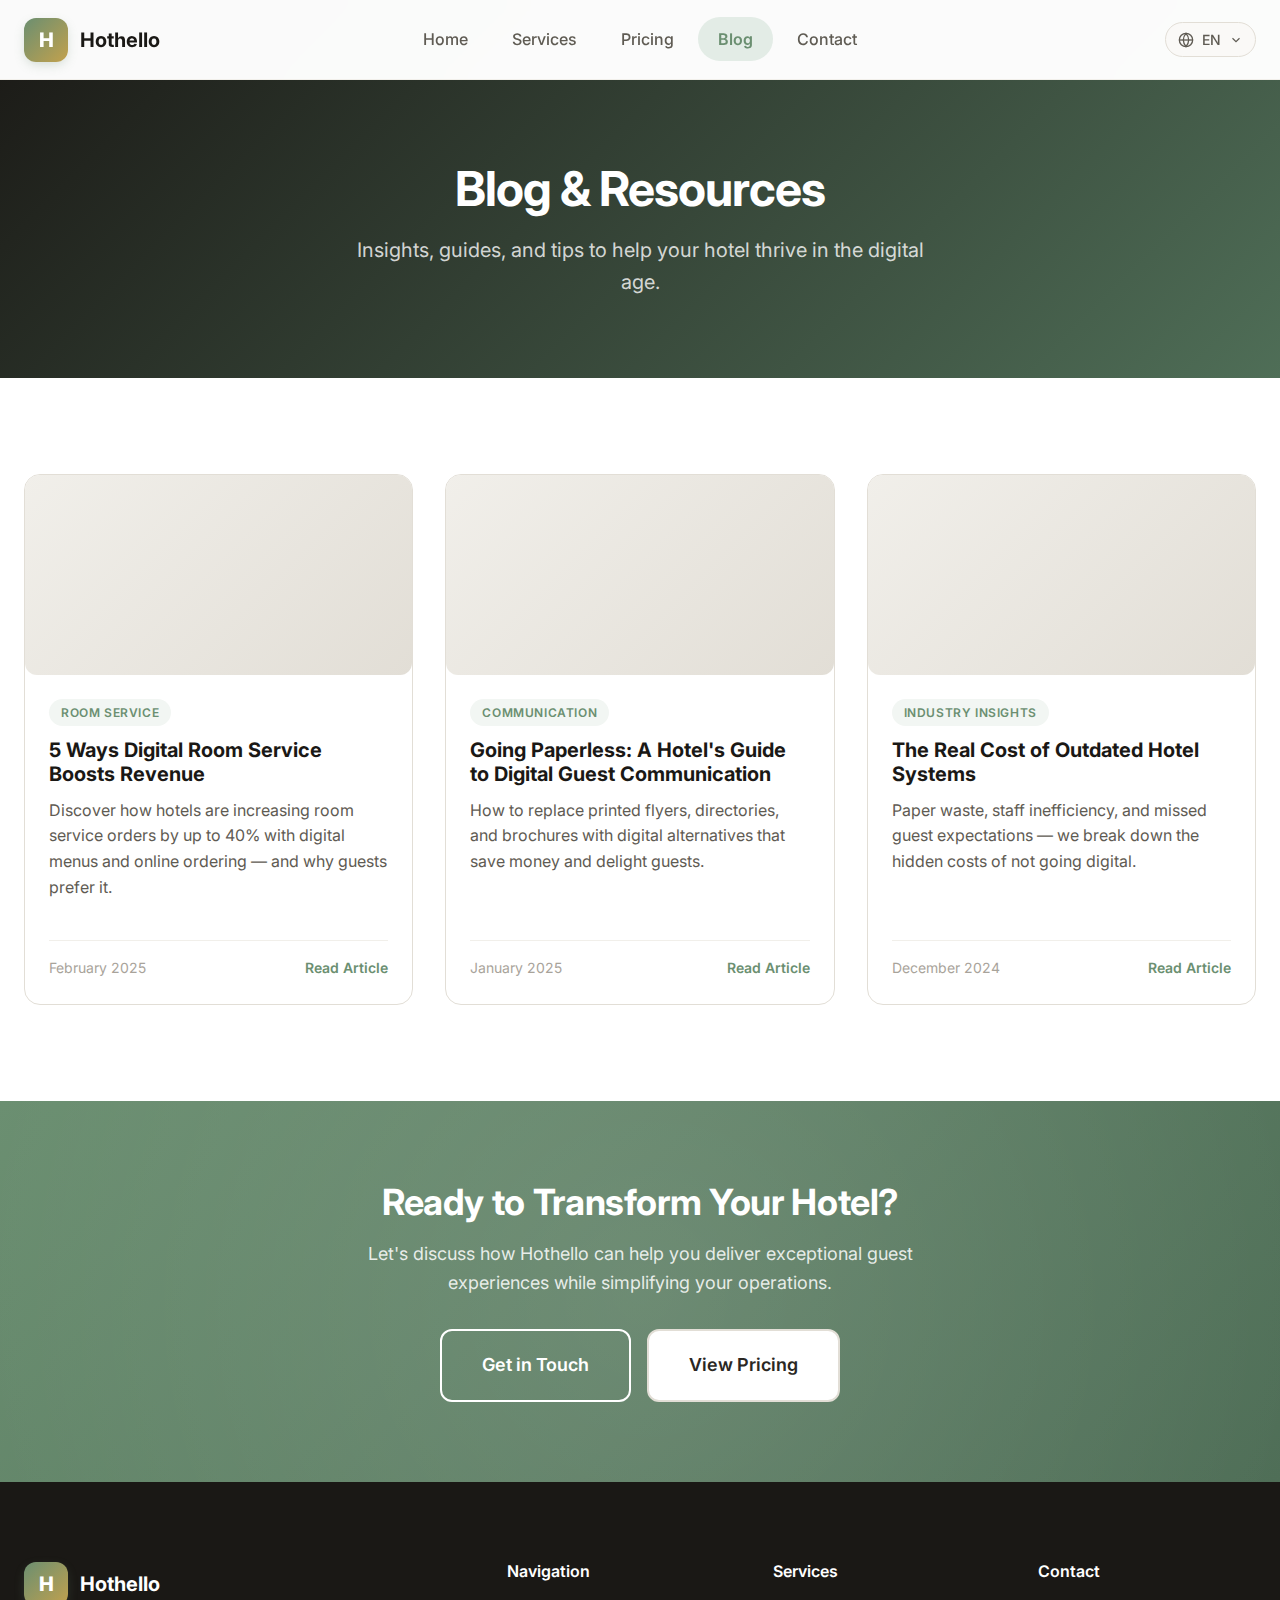
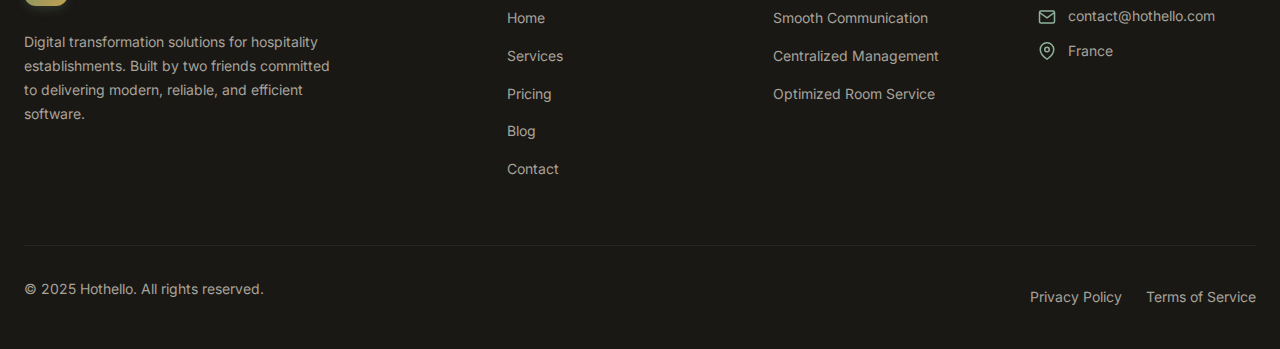
<file: hothello/blog.html>
<!DOCTYPE html>
<html lang="en">
<head>
    <meta charset="UTF-8">
    <meta name="viewport" content="width=device-width, initial-scale=1.0">
    <meta name="description" content="Hothello Blog - Insights, guides, and tips to help your hotel thrive in the digital age.">
    <title>Blog | Hothello - Digital Solutions for Hospitality</title>
    <link rel="stylesheet" href="css/styles.css">
    <link rel="preconnect" href="https://fonts.googleapis.com">
    <link rel="preconnect" href="https://fonts.gstatic.com" crossorigin>
    <link href="https://fonts.googleapis.com/css2?family=Inter:wght@400;500;600;700;800&display=swap" rel="stylesheet">
    <span hidden data-i18n-title="meta.title.blog"></span>
    <span hidden data-i18n-meta-description="meta.description.blog"></span>
</head>
<body>
    <!-- Header -->
    <header class="header">
        <div class="container header__inner">
            <a href="index.html" class="logo">
                <span class="logo__icon">H</span>
                <span class="logo__text">Hothello</span>
            </a>

            <nav class="nav nav--center">
                <ul class="nav__list">
                    <li><a href="index.html" class="nav__link" data-i18n="nav.home">Home</a></li>
                    <li><a href="services.html" class="nav__link" data-i18n="nav.services">Services</a></li>
                    <li><a href="pricing.html" class="nav__link" data-i18n="nav.pricing">Pricing</a></li>
                    <li><a href="blog.html" class="nav__link nav__link--active" data-i18n="nav.blog">Blog</a></li>
                    <li><a href="contact.html" class="nav__link" data-i18n="nav.contact">Contact</a></li>
                </ul>
            </nav>

            <div class="header__actions">
                <div class="lang-switcher">
                    <button class="lang-switcher__btn" aria-label="Change language">
                        <svg class="lang-switcher__globe" viewBox="0 0 24 24" fill="none" stroke="currentColor" stroke-width="2">
                            <circle cx="12" cy="12" r="10"/>
                            <line x1="2" y1="12" x2="22" y2="12"/>
                            <path d="M12 2a15.3 15.3 0 0 1 4 10 15.3 15.3 0 0 1-4 10 15.3 15.3 0 0 1-4-10 15.3 15.3 0 0 1 4-10z"/>
                        </svg>
                        <span class="lang-switcher__current">EN</span>
                        <svg class="lang-switcher__chevron" viewBox="0 0 24 24" fill="none" stroke="currentColor" stroke-width="2">
                            <polyline points="6 9 12 15 18 9"/>
                        </svg>
                    </button>
                    <div class="lang-switcher__dropdown">
                        <button class="lang-switcher__option active" data-lang="en">
                            <span>English</span>
                        </button>
                        <button class="lang-switcher__option" data-lang="fr">
                            <span>Français</span>
                        </button>
                    </div>
                </div>

                <button class="nav__toggle" aria-label="Toggle navigation">
                    <span class="nav__toggle-bar"></span>
                    <span class="nav__toggle-bar"></span>
                    <span class="nav__toggle-bar"></span>
                </button>
            </div>
        </div>
    </header>

    <main>
        <!-- Page Hero -->
        <section class="page-hero">
            <div class="container">
                <h1 class="page-hero__title" data-i18n="blog.pageTitle">Blog & Resources</h1>
                <p class="page-hero__description" data-i18n="blog.pageDescription">
                    Insights, guides, and tips to help your hotel thrive in the digital age.
                </p>
            </div>
        </section>

        <!-- Blog Articles -->
        <section class="section">
            <div class="container">
                <div class="grid grid--3">
                    <!-- Article 1 -->
                    <a href="#" class="blog-card">
                        <div class="blog-card__image">
                            <div class="image-placeholder image-placeholder--card"></div>
                        </div>
                        <div class="blog-card__body">
                            <span class="blog-card__tag" data-i18n="blog.article1.tag">Room Service</span>
                            <h3 class="blog-card__title" data-i18n="blog.article1.title">5 Ways Digital Room Service Boosts Revenue</h3>
                            <p class="blog-card__excerpt" data-i18n="blog.article1.excerpt">
                                Discover how hotels are increasing room service orders by up to 40% with digital menus and online ordering — and why guests prefer it.
                            </p>
                            <div class="blog-card__footer">
                                <span class="blog-card__date" data-i18n="blog.article1.date">February 2025</span>
                                <span class="blog-card__read-more" data-i18n="blog.readMore">Read Article</span>
                            </div>
                        </div>
                    </a>

                    <!-- Article 2 -->
                    <a href="#" class="blog-card">
                        <div class="blog-card__image">
                            <div class="image-placeholder image-placeholder--card"></div>
                        </div>
                        <div class="blog-card__body">
                            <span class="blog-card__tag" data-i18n="blog.article2.tag">Communication</span>
                            <h3 class="blog-card__title" data-i18n="blog.article2.title">Going Paperless: A Hotel's Guide to Digital Guest Communication</h3>
                            <p class="blog-card__excerpt" data-i18n="blog.article2.excerpt">
                                How to replace printed flyers, directories, and brochures with digital alternatives that save money and delight guests.
                            </p>
                            <div class="blog-card__footer">
                                <span class="blog-card__date" data-i18n="blog.article2.date">January 2025</span>
                                <span class="blog-card__read-more" data-i18n="blog.readMore">Read Article</span>
                            </div>
                        </div>
                    </a>

                    <!-- Article 3 -->
                    <a href="#" class="blog-card">
                        <div class="blog-card__image">
                            <div class="image-placeholder image-placeholder--card"></div>
                        </div>
                        <div class="blog-card__body">
                            <span class="blog-card__tag" data-i18n="blog.article3.tag">Industry Insights</span>
                            <h3 class="blog-card__title" data-i18n="blog.article3.title">The Real Cost of Outdated Hotel Systems</h3>
                            <p class="blog-card__excerpt" data-i18n="blog.article3.excerpt">
                                Paper waste, staff inefficiency, and missed guest expectations — we break down the hidden costs of not going digital.
                            </p>
                            <div class="blog-card__footer">
                                <span class="blog-card__date" data-i18n="blog.article3.date">December 2024</span>
                                <span class="blog-card__read-more" data-i18n="blog.readMore">Read Article</span>
                            </div>
                        </div>
                    </a>
                </div>
            </div>
        </section>

        <!-- CTA Section -->
        <section class="cta">
            <div class="container">
                <h2 class="cta__title" data-i18n="cta.transform">Ready to Transform Your Hotel?</h2>
                <p class="cta__description" data-i18n="cta.transformDescription">
                    Let's discuss how Hothello can help you deliver exceptional guest experiences while simplifying your operations.
                </p>
                <div style="display: flex; gap: var(--space-4); justify-content: center; flex-wrap: wrap;">
                    <a href="contact.html" class="btn btn--outline-white btn--large" data-i18n="cta.getInTouch">Get in Touch</a>
                    <a href="pricing.html" class="btn btn--secondary btn--large" data-i18n="cta.viewPricing">View Pricing</a>
                </div>
            </div>
        </section>
    </main>

    <!-- Footer -->
    <footer class="footer">
        <div class="container">
            <div class="footer__grid">
                <div class="footer__brand">
                    <a href="index.html" class="logo">
                        <span class="logo__icon">H</span>
                        <span class="logo__text">Hothello</span>
                    </a>
                    <p data-i18n="footer.description">
                        Digital transformation solutions for hospitality establishments. Built by two friends committed to delivering modern, reliable, and efficient software.
                    </p>
                </div>

                <div class="footer__column">
                    <h4 data-i18n="footer.navigation">Navigation</h4>
                    <ul class="footer__links">
                        <li><a href="index.html" class="footer__link" data-i18n="nav.home">Home</a></li>
                        <li><a href="services.html" class="footer__link" data-i18n="nav.services">Services</a></li>
                        <li><a href="pricing.html" class="footer__link" data-i18n="nav.pricing">Pricing</a></li>
                        <li><a href="blog.html" class="footer__link" data-i18n="nav.blog">Blog</a></li>
                        <li><a href="contact.html" class="footer__link" data-i18n="nav.contact">Contact</a></li>
                    </ul>
                </div>

                <div class="footer__column">
                    <h4 data-i18n="footer.servicesTitle">Services</h4>
                    <ul class="footer__links">
                        <li><a href="services.html#communication" class="footer__link" data-i18n="services.communication.title">Smooth Communication</a></li>
                        <li><a href="services.html#management" class="footer__link" data-i18n="services.management.title">Centralized Management</a></li>
                        <li><a href="services.html#room-service" class="footer__link" data-i18n="services.roomService.title">Room Service</a></li>
                    </ul>
                </div>

                <div class="footer__column">
                    <h4 data-i18n="footer.contactTitle">Contact</h4>
                    <div class="footer__contact-item">
                        <svg viewBox="0 0 24 24" fill="none" stroke="currentColor" stroke-width="2">
                            <path d="M4 4h16c1.1 0 2 .9 2 2v12c0 1.1-.9 2-2 2H4c-1.1 0-2-.9-2-2V6c0-1.1.9-2 2-2z"/>
                            <polyline points="22,6 12,13 2,6"/>
                        </svg>
                        <span>contact@hothello.com</span>
                    </div>
                    <div class="footer__contact-item">
                        <svg viewBox="0 0 24 24" fill="none" stroke="currentColor" stroke-width="2">
                            <path d="M21 10c0 7-9 13-9 13s-9-6-9-13a9 9 0 0 1 18 0z"/>
                            <circle cx="12" cy="10" r="3"/>
                        </svg>
                        <span>France</span>
                    </div>
                </div>
            </div>

            <div class="footer__bottom">
                <p data-i18n="footer.copyright">&copy; 2025 Hothello. All rights reserved.</p>
                <div class="footer__legal">
                    <a href="#" data-i18n="footer.privacy">Privacy Policy</a>
                    <a href="#" data-i18n="footer.terms">Terms of Service</a>
                </div>
            </div>
        </div>
    </footer>

    <script src="js/main.js"></script>
</body>
</html>
</file>
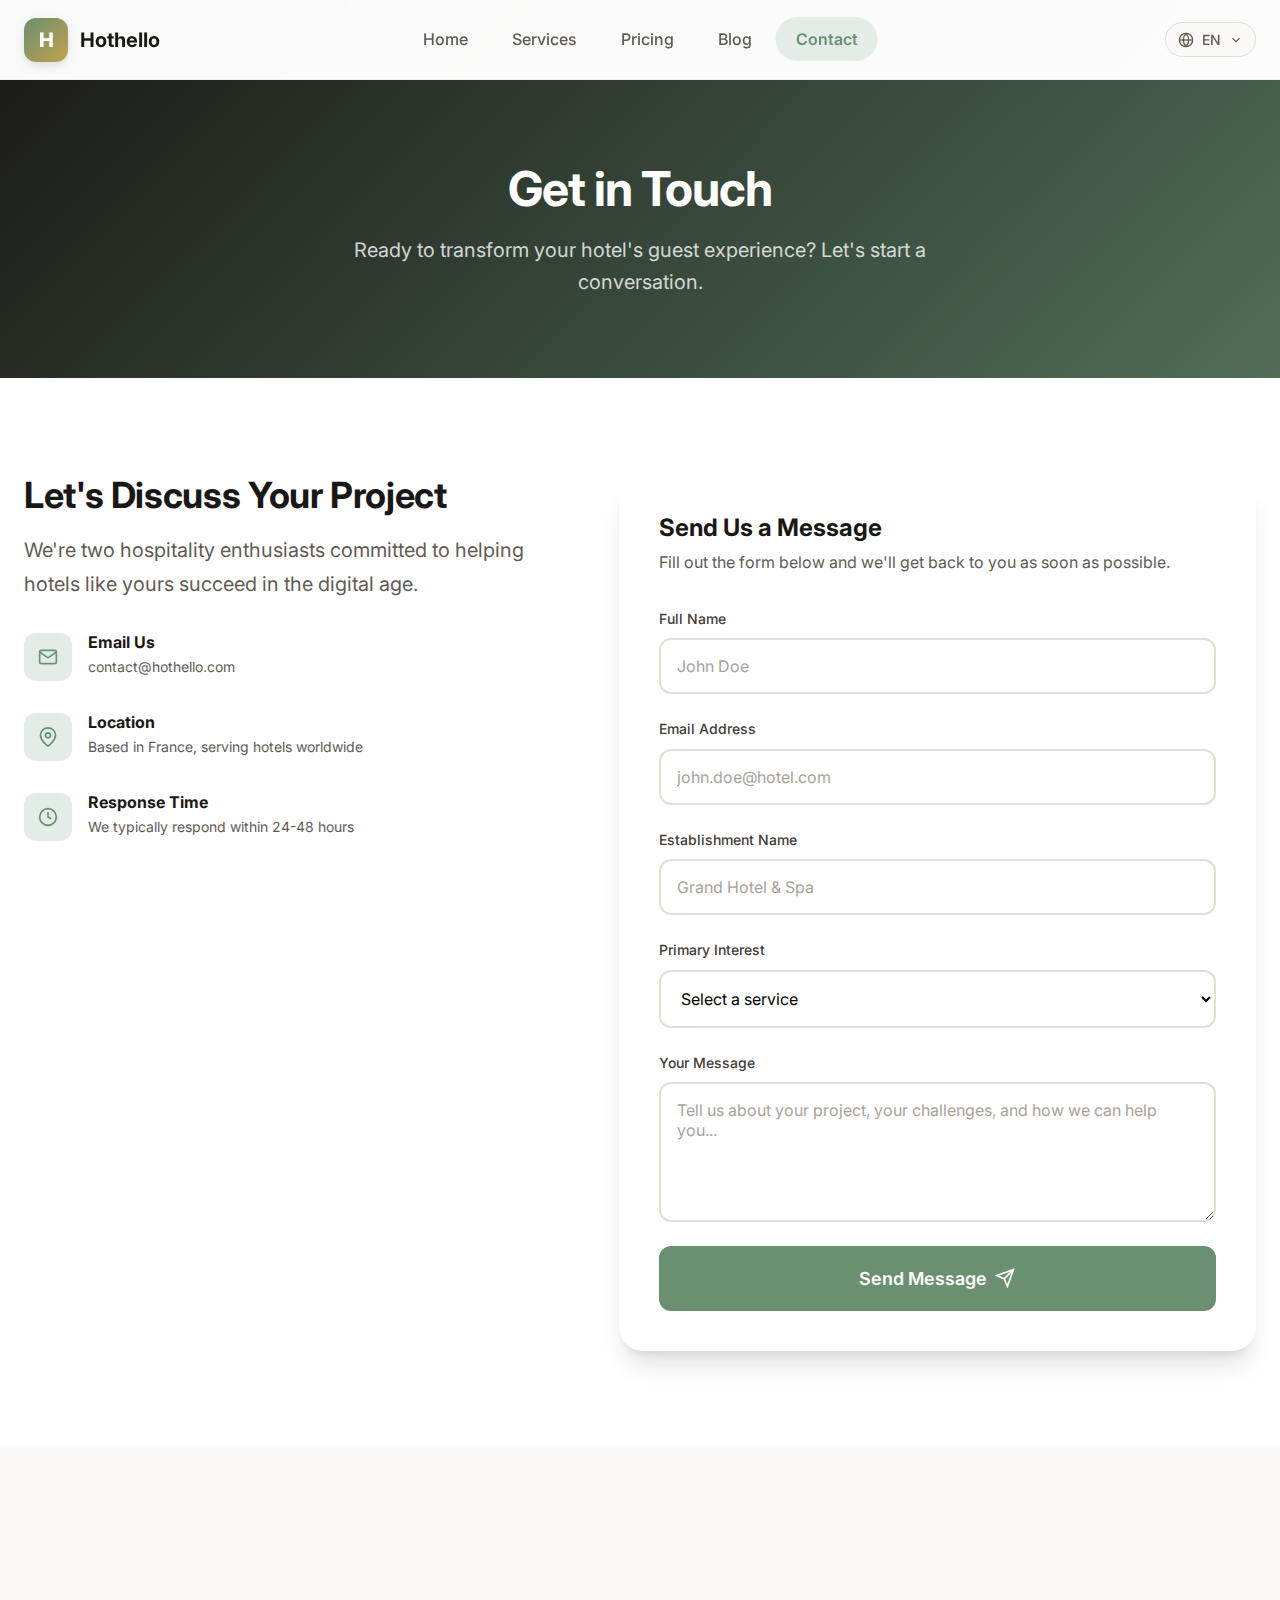
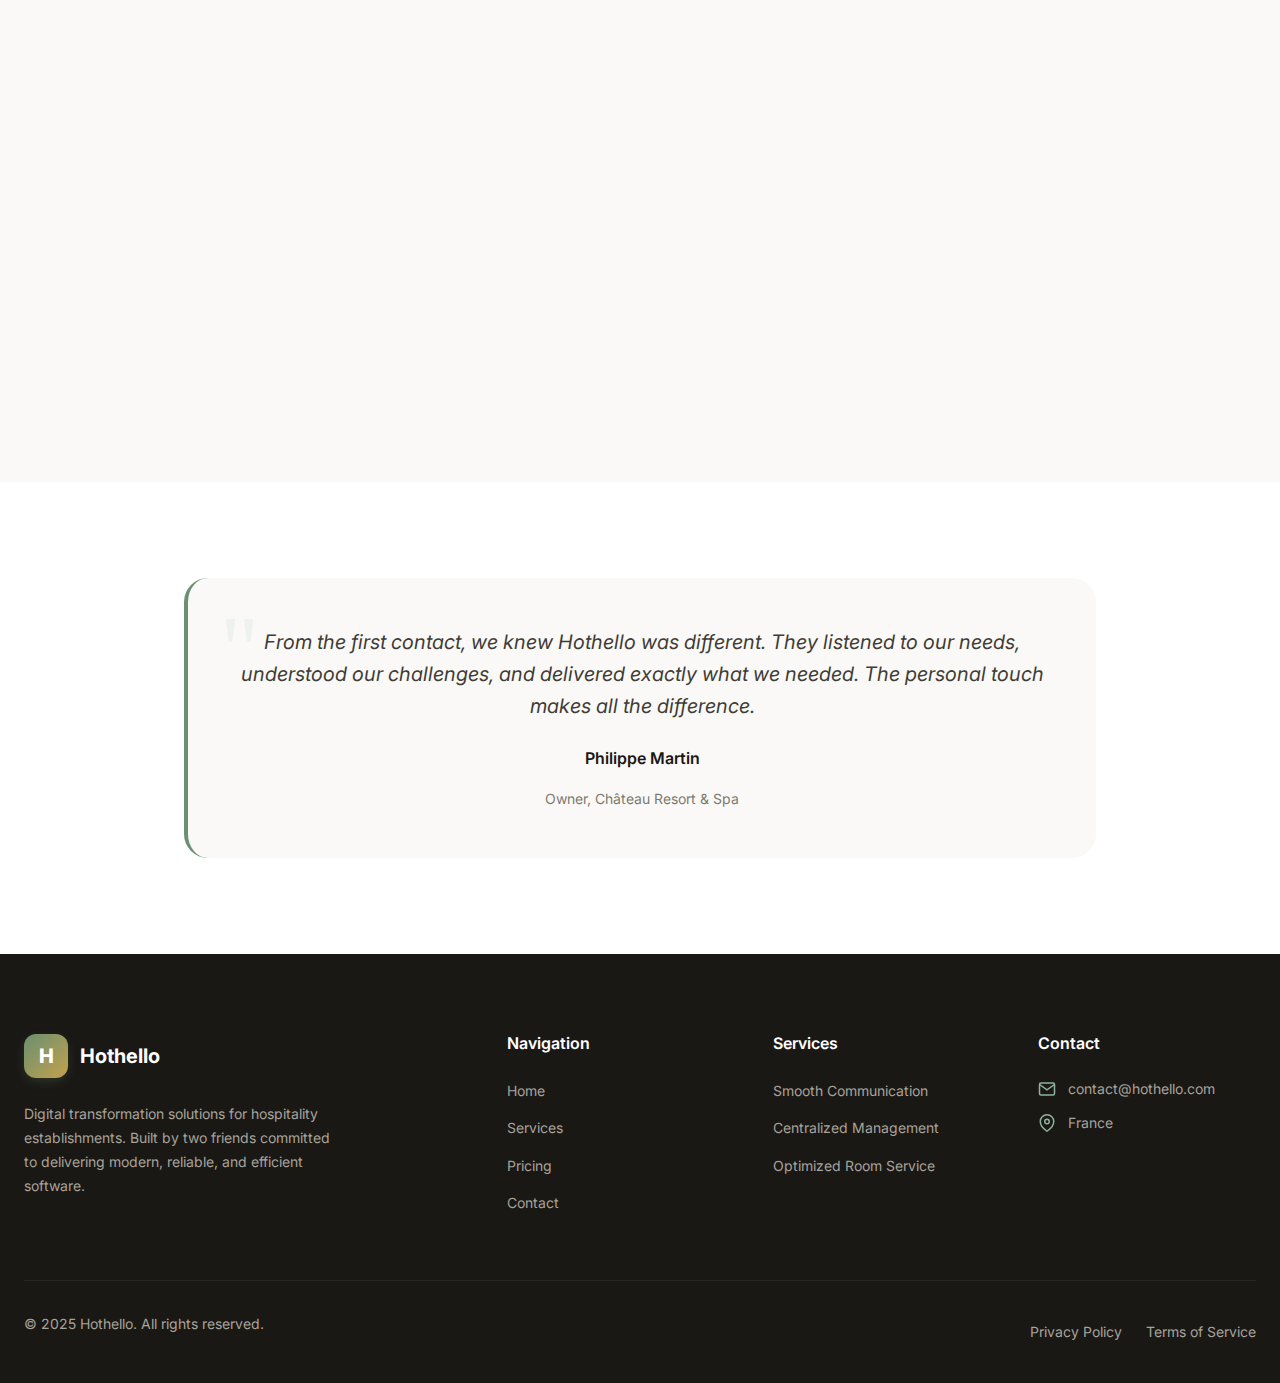
<file: hothello/contact.html>
<!DOCTYPE html>
<html lang="en">
<head>
    <meta charset="UTF-8">
    <meta name="viewport" content="width=device-width, initial-scale=1.0">
    <meta name="description" content="Contact Hothello - Get in touch to discuss your hotel's digital transformation. We're here to help.">
    <title>Contact | Hothello - Digital Solutions for Hospitality</title>
    <link rel="stylesheet" href="css/styles.css">
    <link rel="preconnect" href="https://fonts.googleapis.com">
    <link rel="preconnect" href="https://fonts.gstatic.com" crossorigin>
    <link href="https://fonts.googleapis.com/css2?family=Inter:wght@400;500;600;700;800&display=swap" rel="stylesheet">
    <span hidden data-i18n-title="meta.title.contact"></span>
    <span hidden data-i18n-meta-description="meta.description.contact"></span>
</head>
<body>
    <!-- Header -->
    <header class="header">
        <div class="container header__inner">
            <a href="index.html" class="logo">
                <span class="logo__icon">H</span>
                <span class="logo__text">Hothello</span>
            </a>

            <nav class="nav nav--center">
                <ul class="nav__list">
                    <li><a href="index.html" class="nav__link" data-i18n="nav.home">Home</a></li>
                    <li><a href="services.html" class="nav__link" data-i18n="nav.services">Services</a></li>
                    <li><a href="pricing.html" class="nav__link" data-i18n="nav.pricing">Pricing</a></li>
                    <li><a href="blog.html" class="nav__link" data-i18n="nav.blog">Blog</a></li>
                    <li><a href="contact.html" class="nav__link nav__link--active" data-i18n="nav.contact">Contact</a></li>
                </ul>
            </nav>

            <div class="header__actions">
                <div class="lang-switcher">
                    <button class="lang-switcher__btn" aria-label="Change language">
                        <svg class="lang-switcher__globe" viewBox="0 0 24 24" fill="none" stroke="currentColor" stroke-width="2">
                            <circle cx="12" cy="12" r="10"/>
                            <line x1="2" y1="12" x2="22" y2="12"/>
                            <path d="M12 2a15.3 15.3 0 0 1 4 10 15.3 15.3 0 0 1-4 10 15.3 15.3 0 0 1-4-10 15.3 15.3 0 0 1 4-10z"/>
                        </svg>
                        <span class="lang-switcher__current">EN</span>
                        <svg class="lang-switcher__chevron" viewBox="0 0 24 24" fill="none" stroke="currentColor" stroke-width="2">
                            <polyline points="6 9 12 15 18 9"/>
                        </svg>
                    </button>
                    <div class="lang-switcher__dropdown">
                        <button class="lang-switcher__option active" data-lang="en">
                            <span>English</span>
                        </button>
                        <button class="lang-switcher__option" data-lang="fr">
                            <span>Français</span>
                        </button>
                    </div>
                </div>

                <button class="nav__toggle" aria-label="Toggle navigation">
                    <span class="nav__toggle-bar"></span>
                    <span class="nav__toggle-bar"></span>
                    <span class="nav__toggle-bar"></span>
                </button>
            </div>
        </div>
    </header>

    <main>
        <!-- Page Hero -->
        <section class="page-hero">
            <div class="container">
                <h1 class="page-hero__title" data-i18n="contact.pageTitle">Get in Touch</h1>
                <p class="page-hero__description" data-i18n="contact.pageDescription">
                    Ready to transform your hotel's guest experience? Let's start a conversation.
                </p>
            </div>
        </section>

        <!-- Contact Section -->
        <section class="section">
            <div class="container">
                <div class="contact-grid">
                    <!-- Contact Info -->
                    <div class="contact-info-section">
                        <h2 data-i18n="contact.title">Let's Discuss Your Project</h2>
                        <p class="text-lead" style="margin-top: var(--space-4); margin-bottom: var(--space-8);" data-i18n="contact.lead">
                            We're two hospitality enthusiasts committed to helping hotels like yours succeed in the digital age.
                        </p>

                        <div class="contact-info">
                            <div class="contact-info__item">
                                <div class="contact-info__icon">
                                    <svg viewBox="0 0 24 24" fill="none" stroke="currentColor" stroke-width="2">
                                        <path d="M4 4h16c1.1 0 2 .9 2 2v12c0 1.1-.9 2-2 2H4c-1.1 0-2-.9-2-2V6c0-1.1.9-2 2-2z"/>
                                        <polyline points="22,6 12,13 2,6"/>
                                    </svg>
                                </div>
                                <div class="contact-info__content">
                                    <h4 data-i18n="contact.email">Email Us</h4>
                                    <p>contact@hothello.com</p>
                                </div>
                            </div>

                            <div class="contact-info__item">
                                <div class="contact-info__icon">
                                    <svg viewBox="0 0 24 24" fill="none" stroke="currentColor" stroke-width="2">
                                        <path d="M21 10c0 7-9 13-9 13s-9-6-9-13a9 9 0 0 1 18 0z"/>
                                        <circle cx="12" cy="10" r="3"/>
                                    </svg>
                                </div>
                                <div class="contact-info__content">
                                    <h4 data-i18n="contact.location">Location</h4>
                                    <p data-i18n="contact.locationValue">Based in France, serving hotels worldwide</p>
                                </div>
                            </div>

                            <div class="contact-info__item">
                                <div class="contact-info__icon">
                                    <svg viewBox="0 0 24 24" fill="none" stroke="currentColor" stroke-width="2">
                                        <circle cx="12" cy="12" r="10"/>
                                        <path d="M12 6v6l4 2"/>
                                    </svg>
                                </div>
                                <div class="contact-info__content">
                                    <h4 data-i18n="contact.responseTime">Response Time</h4>
                                    <p data-i18n="contact.responseTimeValue">We typically respond within 24-48 hours</p>
                                </div>
                            </div>
                        </div>
                    </div>

                    <!-- Contact Form -->
                    <div class="contact-card">
                        <h3 style="margin-bottom: var(--space-2);" data-i18n="contact.form.title">Send Us a Message</h3>
                        <p style="color: var(--color-gray-600); margin-bottom: var(--space-8);" data-i18n="contact.form.subtitle">
                            Fill out the form below and we'll get back to you as soon as possible.
                        </p>

                        <form class="form" id="contactForm">
                            <div class="form__group">
                                <label class="form__label" for="name" data-i18n="contact.form.name">Full Name *</label>
                                <input type="text" class="form__input" id="name" name="name" required placeholder="John Doe">
                            </div>

                            <div class="form__group">
                                <label class="form__label" for="email" data-i18n="contact.form.emailLabel">Email Address *</label>
                                <input type="email" class="form__input" id="email" name="email" required placeholder="john.doe@hotel.com">
                            </div>

                            <div class="form__group">
                                <label class="form__label" for="establishment" data-i18n="contact.form.establishment">Establishment Name *</label>
                                <input type="text" class="form__input" id="establishment" name="establishment" required placeholder="Grand Hotel & Spa">
                            </div>

                            <div class="form__group">
                                <label class="form__label" for="interest" data-i18n="contact.form.interest">Primary Interest</label>
                                <select class="form__input" id="interest" name="interest">
                                    <option value="" data-i18n="contact.form.interestPlaceholder">Select a service</option>
                                    <option value="communication" data-i18n="contact.form.interestCommunication">Smooth Communication</option>
                                    <option value="management" data-i18n="contact.form.interestManagement">Centralized Management</option>
                                    <option value="room-service" data-i18n="contact.form.interestRoomService">Optimized Room Service</option>
                                    <option value="full-solution" data-i18n="contact.form.interestFull">Complete Solution</option>
                                    <option value="custom" data-i18n="contact.form.interestCustom">Custom / Tailor-made</option>
                                </select>
                            </div>

                            <div class="form__group">
                                <label class="form__label" for="message" data-i18n="contact.form.message">Your Message *</label>
                                <textarea class="form__textarea" id="message" name="message" required data-i18n-placeholder="contact.form.messagePlaceholder" placeholder="Tell us about your project, your challenges, and how we can help you..."></textarea>
                            </div>

                            <button type="submit" class="btn btn--primary btn--full btn--large">
                                <span data-i18n="contact.form.submit">Send Message</span>
                                <svg width="20" height="20" viewBox="0 0 24 24" fill="none" stroke="currentColor" stroke-width="2">
                                    <line x1="22" y1="2" x2="11" y2="13"/>
                                    <polygon points="22 2 15 22 11 13 2 9 22 2"/>
                                </svg>
                            </button>
                        </form>
                    </div>
                </div>
            </div>
        </section>

        <!-- Why Contact Section -->
        <section class="section section--gray">
            <div class="container">
                <div class="section__header">
                    <span class="section__label" data-i18n="contact.process.label">What to Expect</span>
                    <h2 class="section__title" data-i18n="contact.process.title">Our Process After You Reach Out</h2>
                </div>

                <div class="grid grid--4">
                    <div class="feature">
                        <div class="feature__icon">
                            <svg viewBox="0 0 24 24" fill="none" stroke="currentColor" stroke-width="2">
                                <path d="M22 11.08V12a10 10 0 1 1-5.93-9.14"/>
                                <polyline points="22 4 12 14.01 9 11.01"/>
                            </svg>
                        </div>
                        <h3 class="feature__title" data-i18n="contact.process.step1.title">1. Acknowledgment</h3>
                        <p class="feature__description" data-i18n="contact.process.step1.description">
                            We confirm receipt of your message within 24 hours.
                        </p>
                    </div>

                    <div class="feature">
                        <div class="feature__icon">
                            <svg viewBox="0 0 24 24" fill="none" stroke="currentColor" stroke-width="2">
                                <path d="M21 15a2 2 0 0 1-2 2H7l-4 4V5a2 2 0 0 1 2-2h14a2 2 0 0 1 2 2z"/>
                            </svg>
                        </div>
                        <h3 class="feature__title" data-i18n="contact.process.step2.title">2. Discovery Call</h3>
                        <p class="feature__description" data-i18n="contact.process.step2.description">
                            We schedule a call to understand your needs in depth.
                        </p>
                    </div>

                    <div class="feature">
                        <div class="feature__icon">
                            <svg viewBox="0 0 24 24" fill="none" stroke="currentColor" stroke-width="2">
                                <path d="M14 2H6a2 2 0 0 0-2 2v16a2 2 0 0 0 2 2h12a2 2 0 0 0 2-2V8z"/>
                                <polyline points="14 2 14 8 20 8"/>
                                <line x1="16" y1="13" x2="8" y2="13"/>
                                <line x1="16" y1="17" x2="8" y2="17"/>
                            </svg>
                        </div>
                        <h3 class="feature__title" data-i18n="contact.process.step3.title">3. Proposal</h3>
                        <p class="feature__description" data-i18n="contact.process.step3.description">
                            We prepare a tailored proposal based on your requirements.
                        </p>
                    </div>

                    <div class="feature">
                        <div class="feature__icon">
                            <svg viewBox="0 0 24 24" fill="none" stroke="currentColor" stroke-width="2">
                                <path d="M18 8h1a4 4 0 0 1 0 8h-1"/>
                                <path d="M2 8h16v9a4 4 0 0 1-4 4H6a4 4 0 0 1-4-4V8z"/>
                                <line x1="6" y1="1" x2="6" y2="4"/>
                                <line x1="10" y1="1" x2="10" y2="4"/>
                                <line x1="14" y1="1" x2="14" y2="4"/>
                            </svg>
                        </div>
                        <h3 class="feature__title" data-i18n="contact.process.step4.title">4. Getting Started</h3>
                        <p class="feature__description" data-i18n="contact.process.step4.description">
                            Once approved, we begin bringing your vision to life.
                        </p>
                    </div>
                </div>
            </div>
        </section>

        <!-- Trust Section -->
        <section class="section">
            <div class="container container--narrow">
                <div class="quote">
                    <p class="quote__text" data-i18n="testimonials.quote2">
                        "From the first contact, we knew Hothello was different. They listened to our needs, understood our challenges, and delivered exactly what we needed. The personal touch makes all the difference."
                    </p>
                    <p class="quote__author" data-i18n="testimonials.author2">Philippe Martin</p>
                    <p class="quote__role" data-i18n="testimonials.role2">Owner, Château Resort & Spa</p>
                </div>
            </div>
        </section>
    </main>

    <!-- Footer -->
    <footer class="footer">
        <div class="container">
            <div class="footer__grid">
                <div class="footer__brand">
                    <a href="index.html" class="logo">
                        <span class="logo__icon">H</span>
                        <span class="logo__text">Hothello</span>
                    </a>
                    <p data-i18n="footer.description">
                        Digital transformation solutions for hospitality establishments. Built by two friends committed to delivering modern, reliable, and efficient software.
                    </p>
                </div>

                <div class="footer__column">
                    <h4 data-i18n="footer.navigation">Navigation</h4>
                    <ul class="footer__links">
                        <li><a href="index.html" class="footer__link" data-i18n="nav.home">Home</a></li>
                        <li><a href="services.html" class="footer__link" data-i18n="nav.services">Services</a></li>
                        <li><a href="pricing.html" class="footer__link" data-i18n="nav.pricing">Pricing</a></li>
                        <li><a href="contact.html" class="footer__link" data-i18n="nav.contact">Contact</a></li>
                    </ul>
                </div>

                <div class="footer__column">
                    <h4 data-i18n="footer.servicesTitle">Services</h4>
                    <ul class="footer__links">
                        <li><a href="services.html#communication" class="footer__link" data-i18n="services.communication.title">Smooth Communication</a></li>
                        <li><a href="services.html#management" class="footer__link" data-i18n="services.management.title">Centralized Management</a></li>
                        <li><a href="services.html#room-service" class="footer__link" data-i18n="services.roomService.title">Room Service</a></li>
                    </ul>
                </div>

                <div class="footer__column">
                    <h4 data-i18n="footer.contactTitle">Contact</h4>
                    <div class="footer__contact-item">
                        <svg viewBox="0 0 24 24" fill="none" stroke="currentColor" stroke-width="2">
                            <path d="M4 4h16c1.1 0 2 .9 2 2v12c0 1.1-.9 2-2 2H4c-1.1 0-2-.9-2-2V6c0-1.1.9-2 2-2z"/>
                            <polyline points="22,6 12,13 2,6"/>
                        </svg>
                        <span>contact@hothello.com</span>
                    </div>
                    <div class="footer__contact-item">
                        <svg viewBox="0 0 24 24" fill="none" stroke="currentColor" stroke-width="2">
                            <path d="M21 10c0 7-9 13-9 13s-9-6-9-13a9 9 0 0 1 18 0z"/>
                            <circle cx="12" cy="10" r="3"/>
                        </svg>
                        <span>France</span>
                    </div>
                </div>
            </div>

            <div class="footer__bottom">
                <p data-i18n="footer.copyright">&copy; 2025 Hothello. All rights reserved.</p>
                <div class="footer__legal">
                    <a href="#" data-i18n="footer.privacy">Privacy Policy</a>
                    <a href="#" data-i18n="footer.terms">Terms of Service</a>
                </div>
            </div>
        </div>
    </footer>

    <script src="js/main.js"></script>
</body>
</html>
</file>
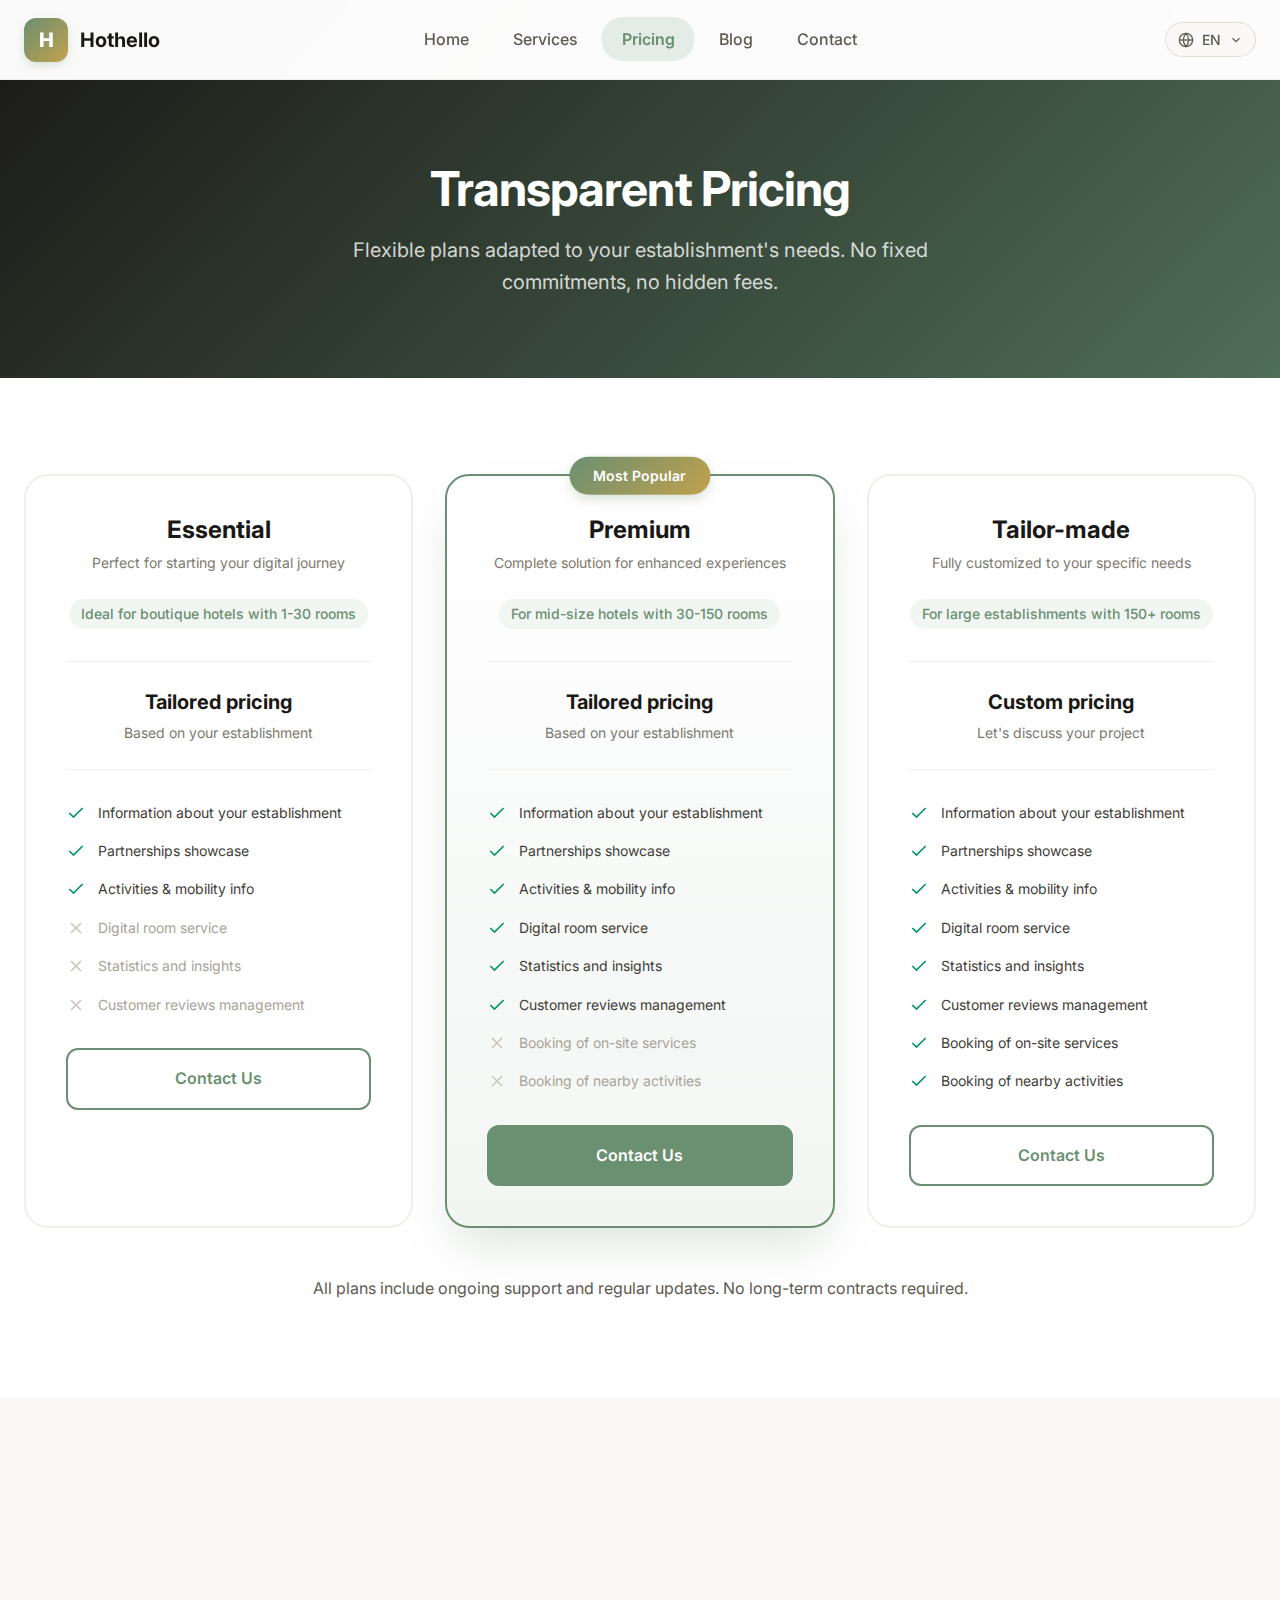
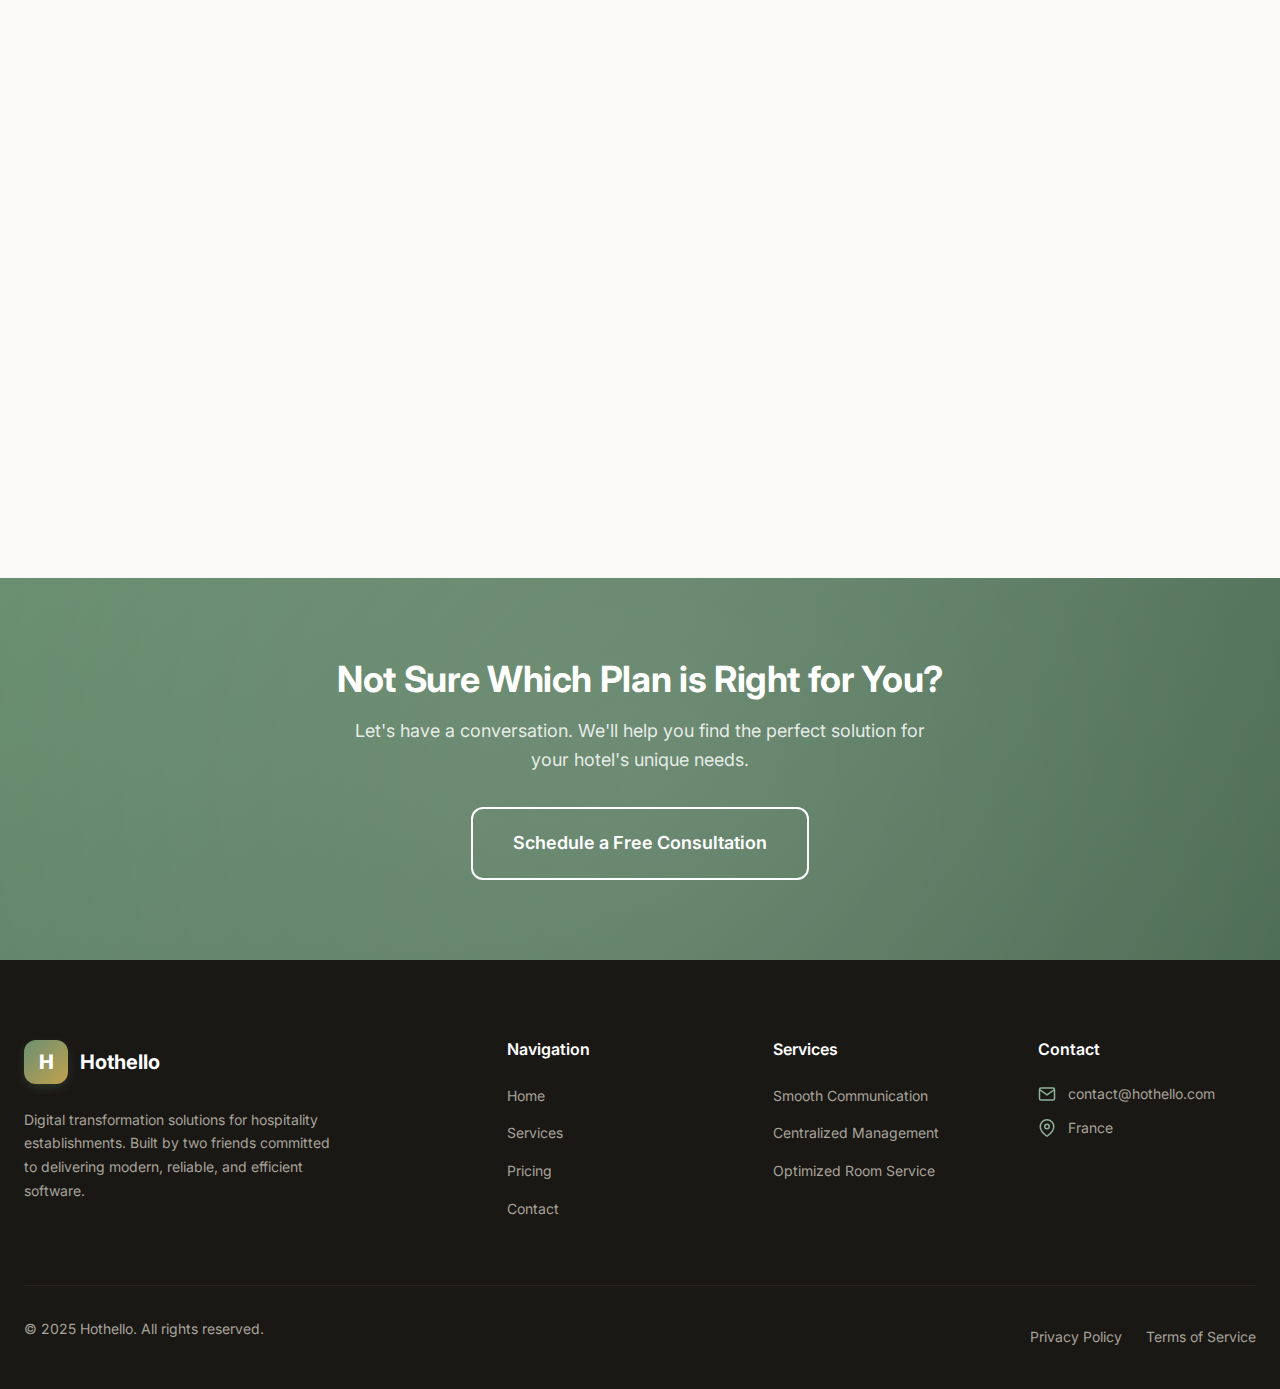
<file: hothello/pricing.html>
<!DOCTYPE html>
<html lang="en">
<head>
    <meta charset="UTF-8">
    <meta name="viewport" content="width=device-width, initial-scale=1.0">
    <meta name="description" content="Hothello Pricing - Transparent, flexible plans adapted to your hotel's needs. No fixed commitments.">
    <title>Pricing | Hothello - Digital Solutions for Hospitality</title>
    <link rel="stylesheet" href="css/styles.css">
    <link rel="preconnect" href="https://fonts.googleapis.com">
    <link rel="preconnect" href="https://fonts.gstatic.com" crossorigin>
    <link href="https://fonts.googleapis.com/css2?family=Inter:wght@400;500;600;700;800&display=swap" rel="stylesheet">
    <span hidden data-i18n-title="meta.title.pricing"></span>
    <span hidden data-i18n-meta-description="meta.description.pricing"></span>
</head>
<body>
    <!-- Header -->
    <header class="header">
        <div class="container header__inner">
            <a href="index.html" class="logo">
                <span class="logo__icon">H</span>
                <span class="logo__text">Hothello</span>
            </a>

            <nav class="nav nav--center">
                <ul class="nav__list">
                    <li><a href="index.html" class="nav__link" data-i18n="nav.home">Home</a></li>
                    <li><a href="services.html" class="nav__link" data-i18n="nav.services">Services</a></li>
                    <li><a href="pricing.html" class="nav__link nav__link--active" data-i18n="nav.pricing">Pricing</a></li>
                    <li><a href="blog.html" class="nav__link" data-i18n="nav.blog">Blog</a></li>
                    <li><a href="contact.html" class="nav__link" data-i18n="nav.contact">Contact</a></li>
                </ul>
            </nav>

            <div class="header__actions">
                <div class="lang-switcher">
                    <button class="lang-switcher__btn" aria-label="Change language">
                        <svg class="lang-switcher__globe" viewBox="0 0 24 24" fill="none" stroke="currentColor" stroke-width="2">
                            <circle cx="12" cy="12" r="10"/>
                            <line x1="2" y1="12" x2="22" y2="12"/>
                            <path d="M12 2a15.3 15.3 0 0 1 4 10 15.3 15.3 0 0 1-4 10 15.3 15.3 0 0 1-4-10 15.3 15.3 0 0 1 4-10z"/>
                        </svg>
                        <span class="lang-switcher__current">EN</span>
                        <svg class="lang-switcher__chevron" viewBox="0 0 24 24" fill="none" stroke="currentColor" stroke-width="2">
                            <polyline points="6 9 12 15 18 9"/>
                        </svg>
                    </button>
                    <div class="lang-switcher__dropdown">
                        <button class="lang-switcher__option active" data-lang="en">
                            <span>English</span>
                        </button>
                        <button class="lang-switcher__option" data-lang="fr">
                            <span>Français</span>
                        </button>
                    </div>
                </div>

                <button class="nav__toggle" aria-label="Toggle navigation">
                    <span class="nav__toggle-bar"></span>
                    <span class="nav__toggle-bar"></span>
                    <span class="nav__toggle-bar"></span>
                </button>
            </div>
        </div>
    </header>

    <main>
        <!-- Page Hero -->
        <section class="page-hero">
            <div class="container">
                <h1 class="page-hero__title" data-i18n="pricing.pageTitle">Transparent Pricing</h1>
                <p class="page-hero__description" data-i18n="pricing.pageDescription">
                    Flexible plans adapted to your establishment's needs. No fixed commitments, no hidden fees.
                </p>
            </div>
        </section>

        <!-- Pricing Section -->
        <section class="section">
            <div class="container">
                <div class="grid grid--3">
                    <!-- Essential Plan -->
                    <div class="pricing-card">
                        <div class="pricing-card__header">
                            <h3 class="pricing-card__name" data-i18n="pricing.essential.name">Essential</h3>
                            <p class="pricing-card__tagline" data-i18n="pricing.essential.tagline">Perfect for starting your digital journey</p>
                            <p class="pricing-card__best-for" data-i18n="pricing.essential.bestFor">Ideal for boutique hotels with 1-30 rooms</p>
                        </div>

                        <div class="pricing-card__price">
                            <span class="pricing-card__price-label" data-i18n="pricing.essential.price">Tailored pricing</span>
                            <span class="pricing-card__price-note" data-i18n="pricing.essential.priceNote">Based on your establishment</span>
                        </div>

                        <ul class="pricing-card__features">
                            <li class="pricing-card__feature">
                                <svg viewBox="0 0 24 24" fill="none" stroke="currentColor" stroke-width="2">
                                    <polyline points="20 6 9 17 4 12"/>
                                </svg>
                                <span data-i18n="pricing.features.establishment">Information about your establishment</span>
                            </li>
                            <li class="pricing-card__feature">
                                <svg viewBox="0 0 24 24" fill="none" stroke="currentColor" stroke-width="2">
                                    <polyline points="20 6 9 17 4 12"/>
                                </svg>
                                <span data-i18n="pricing.features.partnerships">Partnerships showcase</span>
                            </li>
                            <li class="pricing-card__feature">
                                <svg viewBox="0 0 24 24" fill="none" stroke="currentColor" stroke-width="2">
                                    <polyline points="20 6 9 17 4 12"/>
                                </svg>
                                <span data-i18n="pricing.features.activities">Activities & mobility info</span>
                            </li>
                            <li class="pricing-card__feature pricing-card__feature--disabled">
                                <svg viewBox="0 0 24 24" fill="none" stroke="currentColor" stroke-width="2">
                                    <line x1="18" y1="6" x2="6" y2="18"/>
                                    <line x1="6" y1="6" x2="18" y2="18"/>
                                </svg>
                                <span data-i18n="pricing.features.roomService">Digital room service</span>
                            </li>
                            <li class="pricing-card__feature pricing-card__feature--disabled">
                                <svg viewBox="0 0 24 24" fill="none" stroke="currentColor" stroke-width="2">
                                    <line x1="18" y1="6" x2="6" y2="18"/>
                                    <line x1="6" y1="6" x2="18" y2="18"/>
                                </svg>
                                <span data-i18n="pricing.features.statistics">Statistics and insights</span>
                            </li>
                            <li class="pricing-card__feature pricing-card__feature--disabled">
                                <svg viewBox="0 0 24 24" fill="none" stroke="currentColor" stroke-width="2">
                                    <line x1="18" y1="6" x2="6" y2="18"/>
                                    <line x1="6" y1="6" x2="18" y2="18"/>
                                </svg>
                                <span data-i18n="pricing.features.reviews">Customer reviews management</span>
                            </li>
                        </ul>

                        <div class="pricing-card__action">
                            <a href="contact.html" class="btn btn--outline btn--full" data-i18n="pricing.essential.cta">Contact Us</a>
                        </div>
                    </div>

                    <!-- Premium Plan -->
                    <div class="pricing-card pricing-card--featured">
                        <div class="pricing-card__badge" data-i18n="pricing.premium.badge">Most Popular</div>

                        <div class="pricing-card__header">
                            <h3 class="pricing-card__name" data-i18n="pricing.premium.name">Premium</h3>
                            <p class="pricing-card__tagline" data-i18n="pricing.premium.tagline">Complete solution for enhanced experiences</p>
                            <p class="pricing-card__best-for" data-i18n="pricing.premium.bestFor">For mid-size hotels with 30-150 rooms</p>
                        </div>

                        <div class="pricing-card__price">
                            <span class="pricing-card__price-label" data-i18n="pricing.premium.price">Tailored pricing</span>
                            <span class="pricing-card__price-note" data-i18n="pricing.premium.priceNote">Based on your establishment</span>
                        </div>

                        <ul class="pricing-card__features">
                            <li class="pricing-card__feature">
                                <svg viewBox="0 0 24 24" fill="none" stroke="currentColor" stroke-width="2">
                                    <polyline points="20 6 9 17 4 12"/>
                                </svg>
                                <span data-i18n="pricing.features.establishment">Information about your establishment</span>
                            </li>
                            <li class="pricing-card__feature">
                                <svg viewBox="0 0 24 24" fill="none" stroke="currentColor" stroke-width="2">
                                    <polyline points="20 6 9 17 4 12"/>
                                </svg>
                                <span data-i18n="pricing.features.partnerships">Partnerships showcase</span>
                            </li>
                            <li class="pricing-card__feature">
                                <svg viewBox="0 0 24 24" fill="none" stroke="currentColor" stroke-width="2">
                                    <polyline points="20 6 9 17 4 12"/>
                                </svg>
                                <span data-i18n="pricing.features.activities">Activities & mobility info</span>
                            </li>
                            <li class="pricing-card__feature">
                                <svg viewBox="0 0 24 24" fill="none" stroke="currentColor" stroke-width="2">
                                    <polyline points="20 6 9 17 4 12"/>
                                </svg>
                                <span data-i18n="pricing.features.roomService">Digital room service</span>
                            </li>
                            <li class="pricing-card__feature">
                                <svg viewBox="0 0 24 24" fill="none" stroke="currentColor" stroke-width="2">
                                    <polyline points="20 6 9 17 4 12"/>
                                </svg>
                                <span data-i18n="pricing.features.statistics">Statistics and insights</span>
                            </li>
                            <li class="pricing-card__feature">
                                <svg viewBox="0 0 24 24" fill="none" stroke="currentColor" stroke-width="2">
                                    <polyline points="20 6 9 17 4 12"/>
                                </svg>
                                <span data-i18n="pricing.features.reviews">Customer reviews management</span>
                            </li>
                            <li class="pricing-card__feature pricing-card__feature--disabled">
                                <svg viewBox="0 0 24 24" fill="none" stroke="currentColor" stroke-width="2">
                                    <line x1="18" y1="6" x2="6" y2="18"/>
                                    <line x1="6" y1="6" x2="18" y2="18"/>
                                </svg>
                                <span data-i18n="pricing.features.onSiteBooking">On-site service booking</span>
                            </li>
                            <li class="pricing-card__feature pricing-card__feature--disabled">
                                <svg viewBox="0 0 24 24" fill="none" stroke="currentColor" stroke-width="2">
                                    <line x1="18" y1="6" x2="6" y2="18"/>
                                    <line x1="6" y1="6" x2="18" y2="18"/>
                                </svg>
                                <span data-i18n="pricing.features.nearbyBooking">Nearby activities booking</span>
                            </li>
                        </ul>

                        <div class="pricing-card__action">
                            <a href="contact.html" class="btn btn--primary btn--full" data-i18n="pricing.premium.cta">Contact Us</a>
                        </div>
                    </div>

                    <!-- Custom Plan -->
                    <div class="pricing-card">
                        <div class="pricing-card__header">
                            <h3 class="pricing-card__name" data-i18n="pricing.custom.name">Tailor-made</h3>
                            <p class="pricing-card__tagline" data-i18n="pricing.custom.tagline">Fully customized to your specific needs</p>
                            <p class="pricing-card__best-for" data-i18n="pricing.custom.bestFor">For large establishments with 150+ rooms</p>
                        </div>

                        <div class="pricing-card__price">
                            <span class="pricing-card__price-label" data-i18n="pricing.custom.price">Custom pricing</span>
                            <span class="pricing-card__price-note" data-i18n="pricing.custom.priceNote">Let's discuss your project</span>
                        </div>

                        <ul class="pricing-card__features">
                            <li class="pricing-card__feature">
                                <svg viewBox="0 0 24 24" fill="none" stroke="currentColor" stroke-width="2">
                                    <polyline points="20 6 9 17 4 12"/>
                                </svg>
                                <span data-i18n="pricing.features.establishment">Information about your establishment</span>
                            </li>
                            <li class="pricing-card__feature">
                                <svg viewBox="0 0 24 24" fill="none" stroke="currentColor" stroke-width="2">
                                    <polyline points="20 6 9 17 4 12"/>
                                </svg>
                                <span data-i18n="pricing.features.partnerships">Partnerships showcase</span>
                            </li>
                            <li class="pricing-card__feature">
                                <svg viewBox="0 0 24 24" fill="none" stroke="currentColor" stroke-width="2">
                                    <polyline points="20 6 9 17 4 12"/>
                                </svg>
                                <span data-i18n="pricing.features.activities">Activities & mobility info</span>
                            </li>
                            <li class="pricing-card__feature">
                                <svg viewBox="0 0 24 24" fill="none" stroke="currentColor" stroke-width="2">
                                    <polyline points="20 6 9 17 4 12"/>
                                </svg>
                                <span data-i18n="pricing.features.roomService">Digital room service</span>
                            </li>
                            <li class="pricing-card__feature">
                                <svg viewBox="0 0 24 24" fill="none" stroke="currentColor" stroke-width="2">
                                    <polyline points="20 6 9 17 4 12"/>
                                </svg>
                                <span data-i18n="pricing.features.statistics">Statistics and insights</span>
                            </li>
                            <li class="pricing-card__feature">
                                <svg viewBox="0 0 24 24" fill="none" stroke="currentColor" stroke-width="2">
                                    <polyline points="20 6 9 17 4 12"/>
                                </svg>
                                <span data-i18n="pricing.features.reviews">Customer reviews management</span>
                            </li>
                            <li class="pricing-card__feature">
                                <svg viewBox="0 0 24 24" fill="none" stroke="currentColor" stroke-width="2">
                                    <polyline points="20 6 9 17 4 12"/>
                                </svg>
                                <span data-i18n="pricing.features.onSiteBooking">Booking of on-site services</span>
                            </li>
                            <li class="pricing-card__feature">
                                <svg viewBox="0 0 24 24" fill="none" stroke="currentColor" stroke-width="2">
                                    <polyline points="20 6 9 17 4 12"/>
                                </svg>
                                <span data-i18n="pricing.features.nearbyBooking">Booking of nearby activities</span>
                            </li>
                        </ul>

                        <div class="pricing-card__action">
                            <a href="contact.html" class="btn btn--outline btn--full" data-i18n="pricing.custom.cta">Contact Us</a>
                        </div>
                    </div>
                </div>

                <p class="text-center" style="margin-top: var(--space-12); color: var(--color-gray-600);" data-i18n="pricing.allPlansNote">
                    All plans include ongoing support and regular updates. No long-term contracts required.
                </p>
            </div>
        </section>

        <!-- FAQ Section -->
        <section class="section section--gray">
            <div class="container container--narrow">
                <div class="section__header">
                    <span class="section__label" data-i18n="pricing.faq.label">Questions</span>
                    <h2 class="section__title" data-i18n="pricing.faq.title">Frequently Asked</h2>
                </div>

                <div class="faq-list">
                    <div class="faq-item">
                        <button class="faq-item__question" aria-expanded="false" aria-controls="faq-1">
                            <span data-i18n="pricing.faq.q1">Why don't you display fixed prices?</span>
                            <svg class="faq-item__chevron" viewBox="0 0 24 24" fill="none" stroke="currentColor" stroke-width="2"><polyline points="6 9 12 15 18 9"/></svg>
                        </button>
                        <div class="faq-item__answer" id="faq-1">
                            <p data-i18n="pricing.faq.a1">
                                Every hotel is different. The number of rooms, services offered, and specific requirements all affect the implementation. We believe in transparent, honest pricing that reflects the actual value we deliver to your establishment.
                            </p>
                        </div>
                    </div>

                    <div class="faq-item">
                        <button class="faq-item__question" aria-expanded="false" aria-controls="faq-2">
                            <span data-i18n="pricing.faq.q2">Are there any long-term contracts?</span>
                            <svg class="faq-item__chevron" viewBox="0 0 24 24" fill="none" stroke="currentColor" stroke-width="2"><polyline points="6 9 12 15 18 9"/></svg>
                        </button>
                        <div class="faq-item__answer" id="faq-2">
                            <p data-i18n="pricing.faq.a2">
                                No. We don't believe in locking our clients into long-term agreements. Our service quality speaks for itself, and we're confident you'll want to continue working with us.
                            </p>
                        </div>
                    </div>

                    <div class="faq-item">
                        <button class="faq-item__question" aria-expanded="false" aria-controls="faq-3">
                            <span data-i18n="pricing.faq.q3">Can I upgrade my plan later?</span>
                            <svg class="faq-item__chevron" viewBox="0 0 24 24" fill="none" stroke="currentColor" stroke-width="2"><polyline points="6 9 12 15 18 9"/></svg>
                        </button>
                        <div class="faq-item__answer" id="faq-3">
                            <p data-i18n="pricing.faq.a3">
                                Absolutely. You can start with the Essential plan and upgrade to Premium or Tailor-made as your needs evolve. We'll help you transition smoothly.
                            </p>
                        </div>
                    </div>

                    <div class="faq-item">
                        <button class="faq-item__question" aria-expanded="false" aria-controls="faq-4">
                            <span data-i18n="pricing.faq.q4">What kind of support is included?</span>
                            <svg class="faq-item__chevron" viewBox="0 0 24 24" fill="none" stroke="currentColor" stroke-width="2"><polyline points="6 9 12 15 18 9"/></svg>
                        </button>
                        <div class="faq-item__answer" id="faq-4">
                            <p data-i18n="pricing.faq.a4">
                                All plans include email support and regular platform updates. Premium and Tailor-made plans include priority support with faster response times. We're always here to help.
                            </p>
                        </div>
                    </div>

                    <div class="faq-item">
                        <button class="faq-item__question" aria-expanded="false" aria-controls="faq-5">
                            <span data-i18n="pricing.faq.q5">How long does implementation take?</span>
                            <svg class="faq-item__chevron" viewBox="0 0 24 24" fill="none" stroke="currentColor" stroke-width="2"><polyline points="6 9 12 15 18 9"/></svg>
                        </button>
                        <div class="faq-item__answer" id="faq-5">
                            <p data-i18n="pricing.faq.a5">
                                It depends on the complexity of your requirements. Essential plans can be ready in a few days, while Tailor-made solutions require more time for customization. We'll give you a clear timeline during our consultation.
                            </p>
                        </div>
                    </div>
                </div>
            </div>
        </section>

        <!-- CTA Section -->
        <section class="cta">
            <div class="container">
                <h2 class="cta__title" data-i18n="cta.notSure">Not Sure Which Plan is Right for You?</h2>
                <p class="cta__description" data-i18n="cta.notSureDescription">
                    Let's have a conversation. We'll help you find the perfect solution for your hotel's unique needs.
                </p>
                <a href="contact.html" class="btn btn--outline-white btn--large" data-i18n="cta.freeConsultation">Schedule a Free Consultation</a>
            </div>
        </section>
    </main>

    <!-- Footer -->
    <footer class="footer">
        <div class="container">
            <div class="footer__grid">
                <div class="footer__brand">
                    <a href="index.html" class="logo">
                        <span class="logo__icon">H</span>
                        <span class="logo__text">Hothello</span>
                    </a>
                    <p data-i18n="footer.description">
                        Digital transformation solutions for hospitality establishments. Built by two friends committed to delivering modern, reliable, and efficient software.
                    </p>
                </div>

                <div class="footer__column">
                    <h4 data-i18n="footer.navigation">Navigation</h4>
                    <ul class="footer__links">
                        <li><a href="index.html" class="footer__link" data-i18n="nav.home">Home</a></li>
                        <li><a href="services.html" class="footer__link" data-i18n="nav.services">Services</a></li>
                        <li><a href="pricing.html" class="footer__link" data-i18n="nav.pricing">Pricing</a></li>
                        <li><a href="contact.html" class="footer__link" data-i18n="nav.contact">Contact</a></li>
                    </ul>
                </div>

                <div class="footer__column">
                    <h4 data-i18n="footer.servicesTitle">Services</h4>
                    <ul class="footer__links">
                        <li><a href="services.html#communication" class="footer__link" data-i18n="services.communication.title">Smooth Communication</a></li>
                        <li><a href="services.html#management" class="footer__link" data-i18n="services.management.title">Centralized Management</a></li>
                        <li><a href="services.html#room-service" class="footer__link" data-i18n="services.roomService.title">Room Service</a></li>
                    </ul>
                </div>

                <div class="footer__column">
                    <h4 data-i18n="footer.contactTitle">Contact</h4>
                    <div class="footer__contact-item">
                        <svg viewBox="0 0 24 24" fill="none" stroke="currentColor" stroke-width="2">
                            <path d="M4 4h16c1.1 0 2 .9 2 2v12c0 1.1-.9 2-2 2H4c-1.1 0-2-.9-2-2V6c0-1.1.9-2 2-2z"/>
                            <polyline points="22,6 12,13 2,6"/>
                        </svg>
                        <span>contact@hothello.com</span>
                    </div>
                    <div class="footer__contact-item">
                        <svg viewBox="0 0 24 24" fill="none" stroke="currentColor" stroke-width="2">
                            <path d="M21 10c0 7-9 13-9 13s-9-6-9-13a9 9 0 0 1 18 0z"/>
                            <circle cx="12" cy="10" r="3"/>
                        </svg>
                        <span>France</span>
                    </div>
                </div>
            </div>

            <div class="footer__bottom">
                <p data-i18n="footer.copyright">&copy; 2025 Hothello. All rights reserved.</p>
                <div class="footer__legal">
                    <a href="#" data-i18n="footer.privacy">Privacy Policy</a>
                    <a href="#" data-i18n="footer.terms">Terms of Service</a>
                </div>
            </div>
        </div>
    </footer>

    <script src="js/main.js"></script>
</body>
</html>
</file>
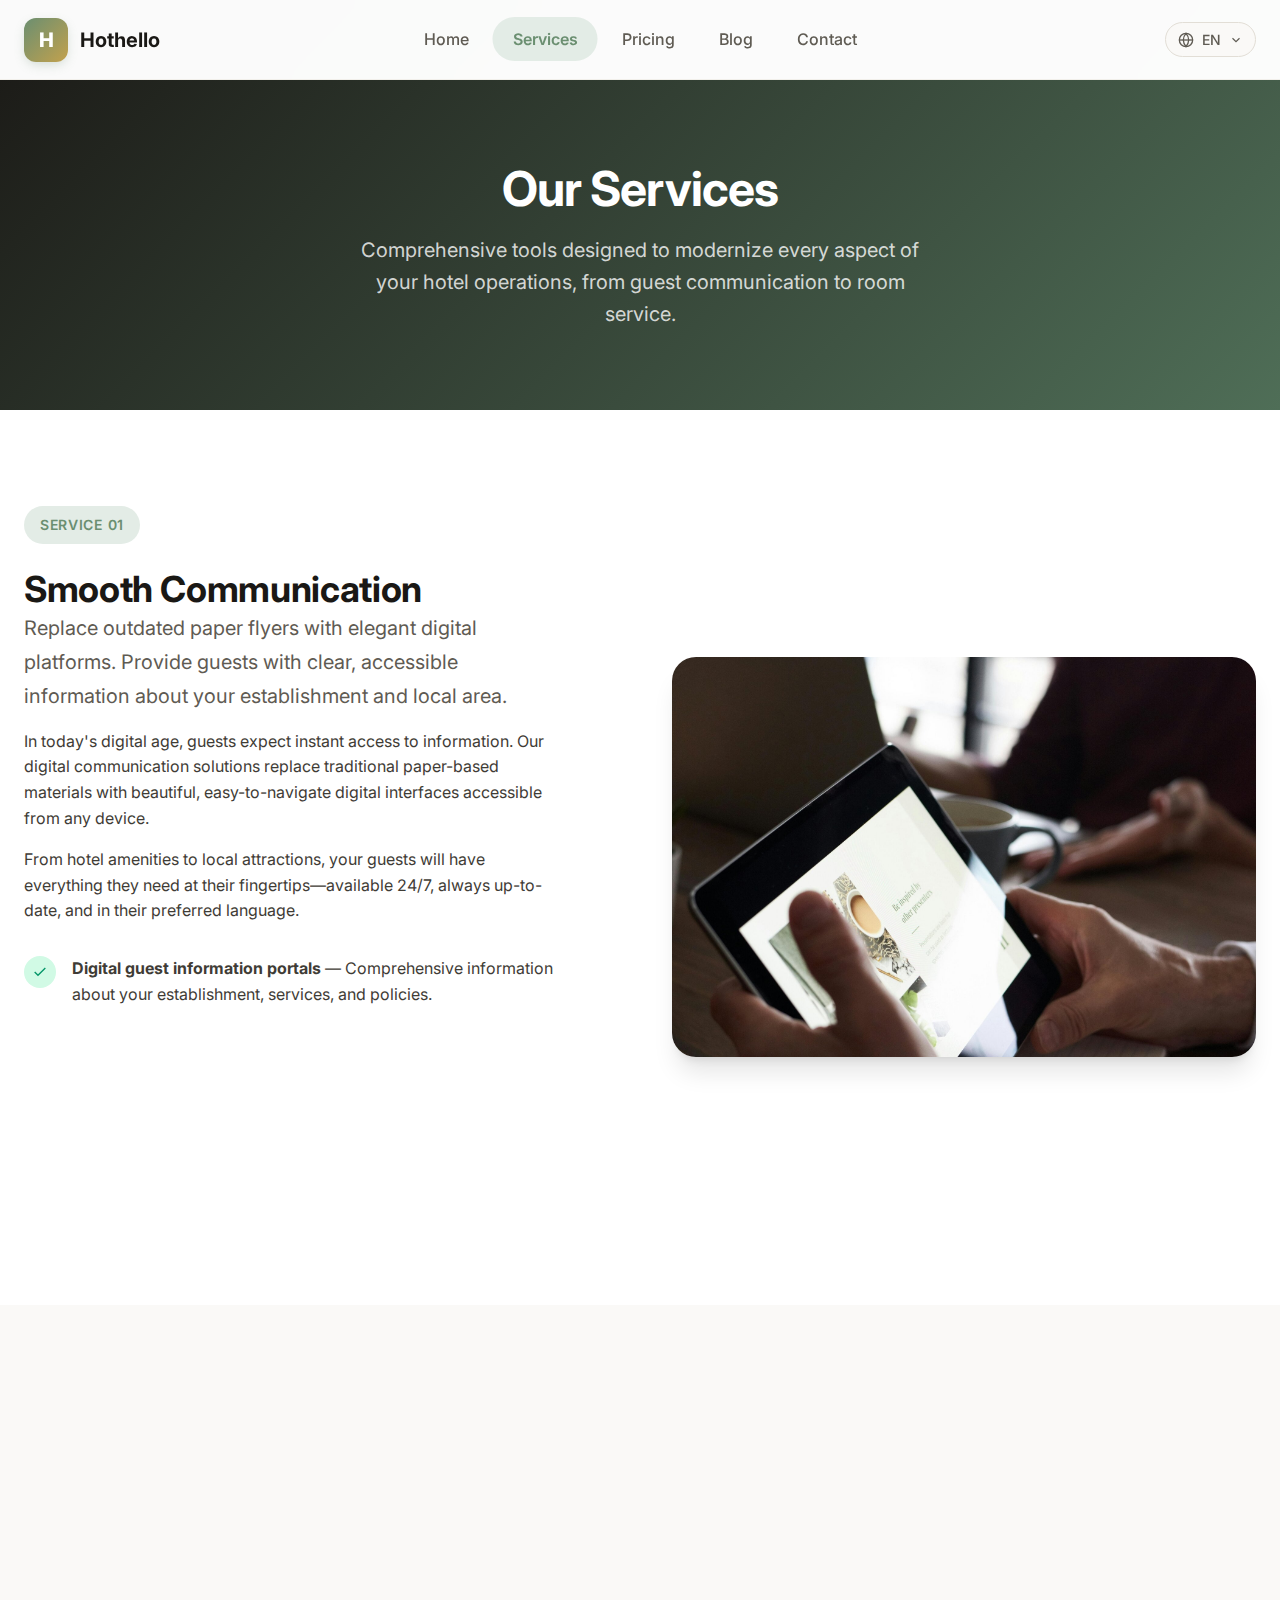
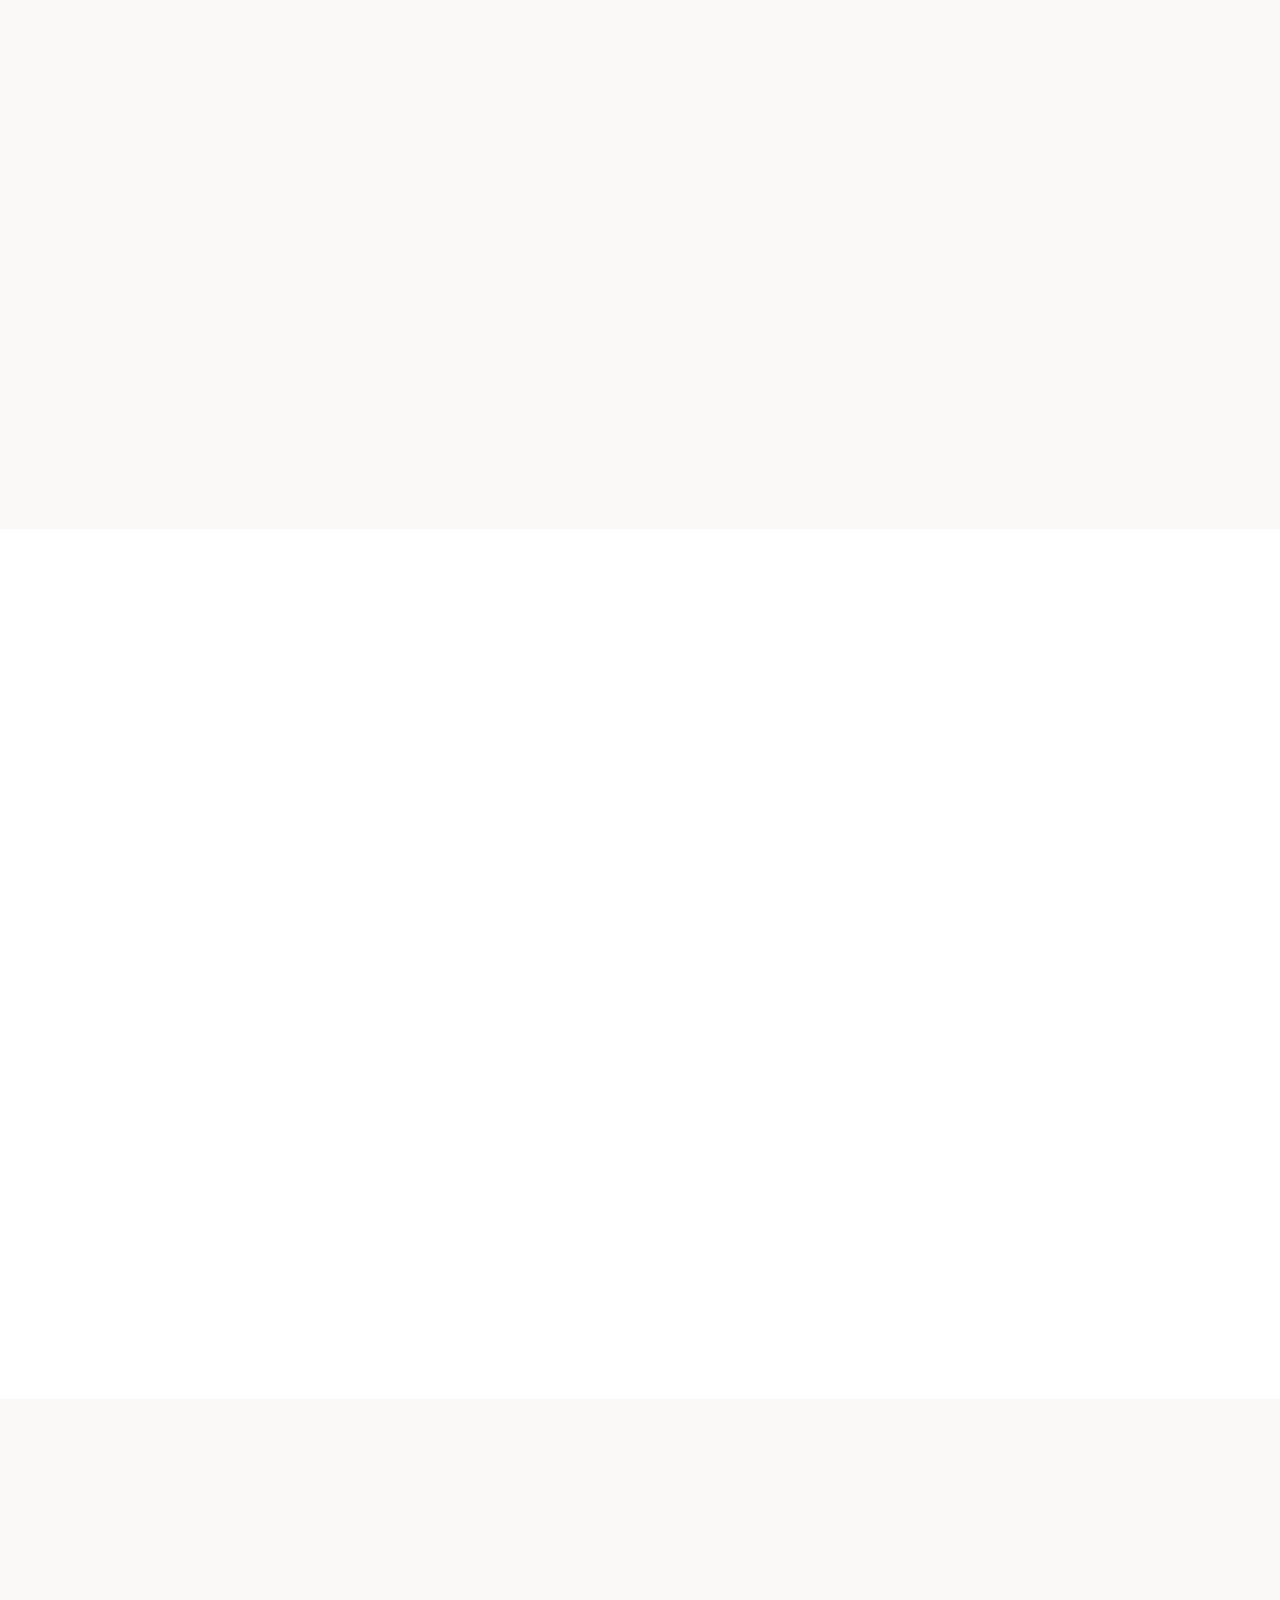
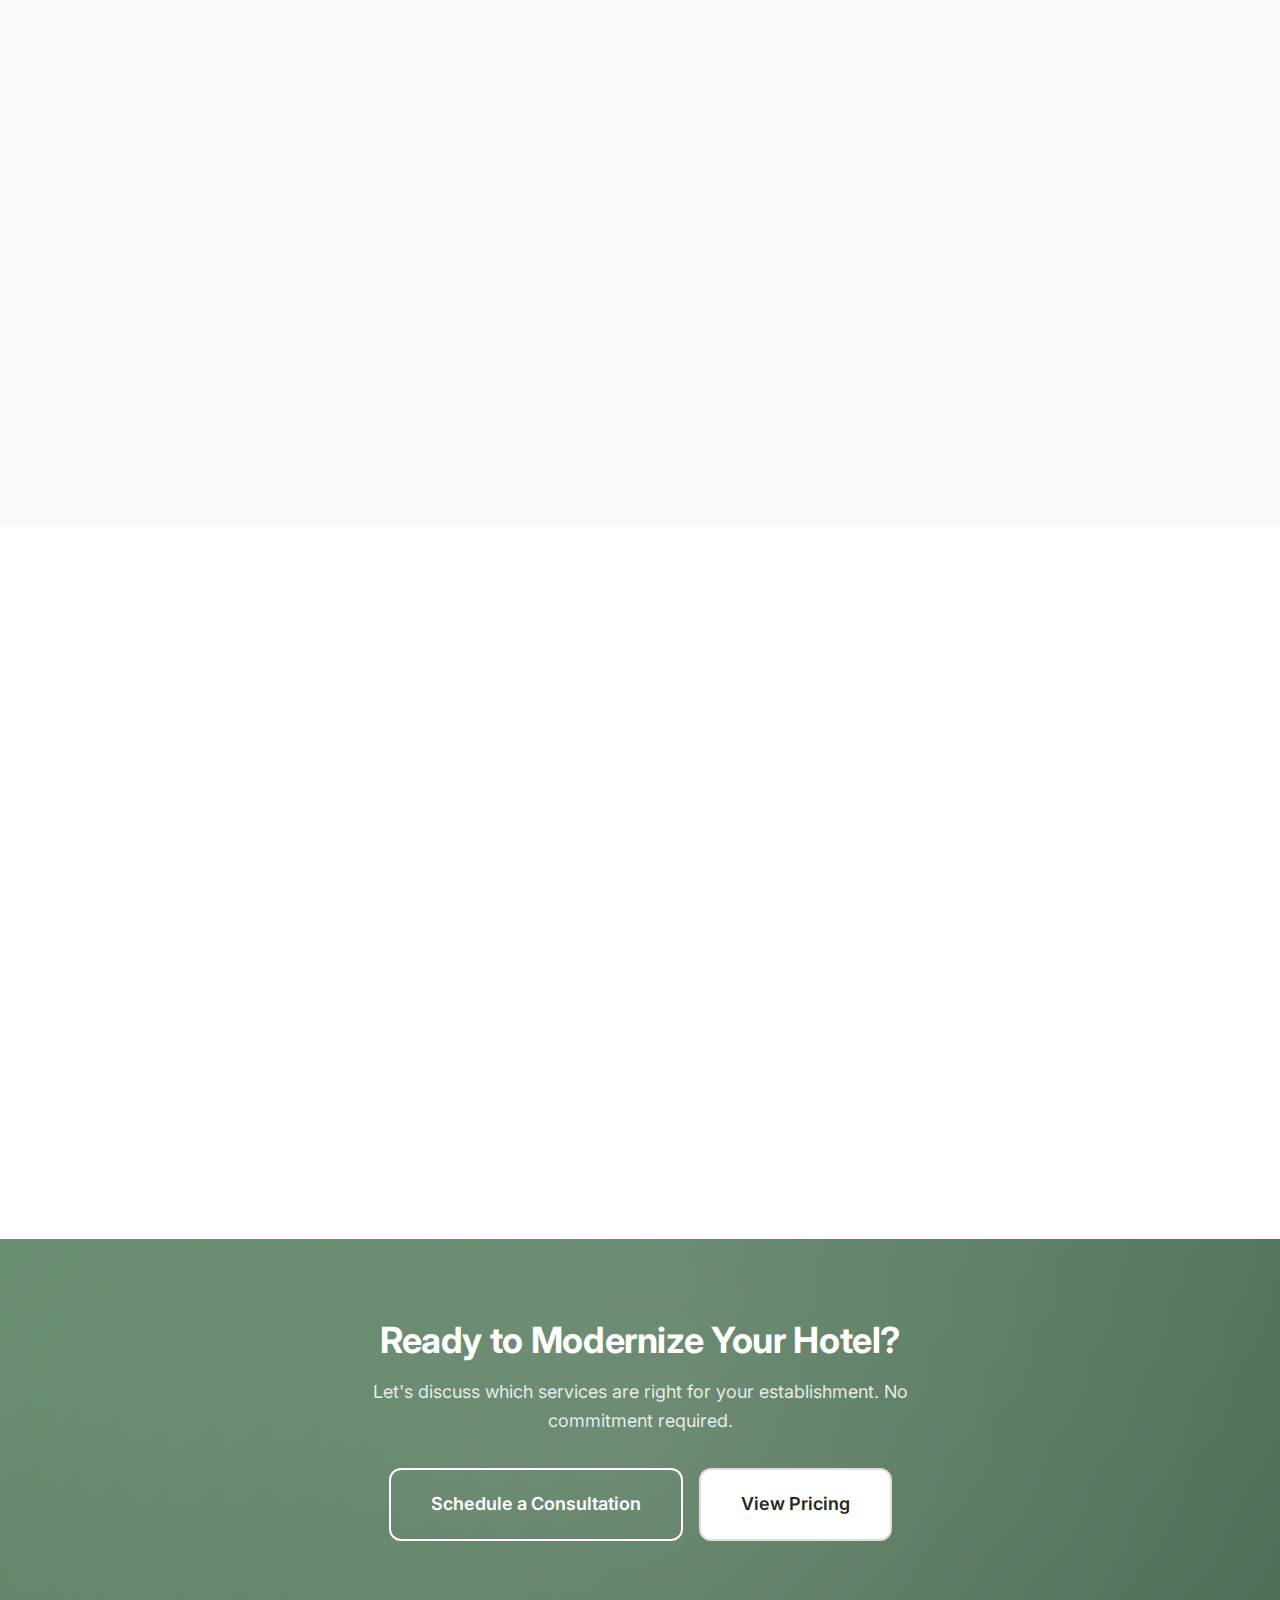
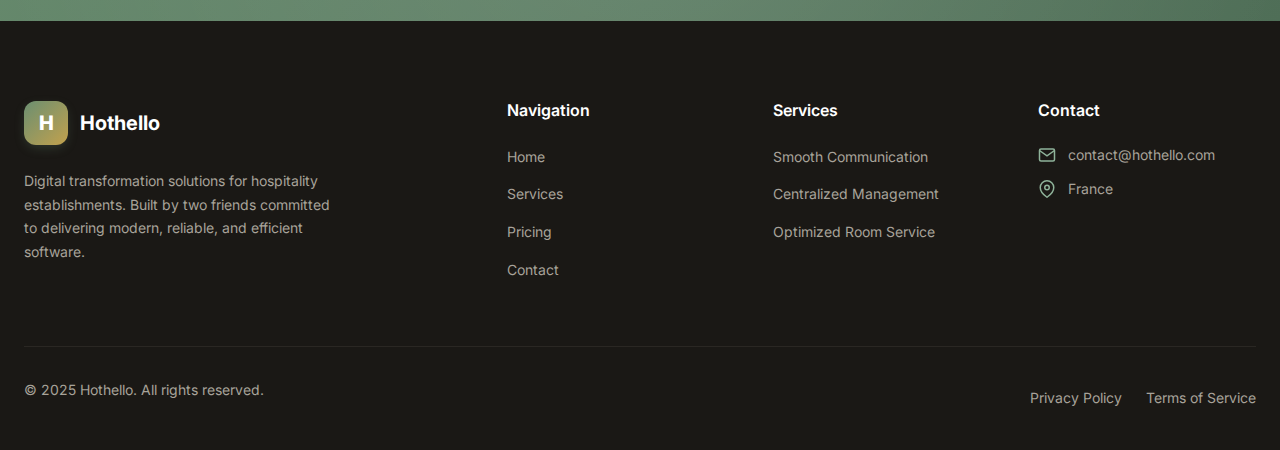
<file: hothello/services.html>
<!DOCTYPE html>
<html lang="en">
<head>
    <meta charset="UTF-8">
    <meta name="viewport" content="width=device-width, initial-scale=1.0">
    <meta name="description" content="Hothello Services - Digital communication, centralized management, and optimized room service solutions for hotels.">
    <title>Services | Hothello - Digital Solutions for Hospitality</title>
    <link rel="stylesheet" href="css/styles.css">
    <link rel="preconnect" href="https://fonts.googleapis.com">
    <link rel="preconnect" href="https://fonts.gstatic.com" crossorigin>
    <link href="https://fonts.googleapis.com/css2?family=Inter:wght@400;500;600;700;800&display=swap" rel="stylesheet">
    <span hidden data-i18n-title="meta.title.services"></span>
    <span hidden data-i18n-meta-description="meta.description.services"></span>
</head>
<body>
    <!-- Header -->
    <header class="header">
        <div class="container header__inner">
            <a href="index.html" class="logo">
                <span class="logo__icon">H</span>
                <span class="logo__text">Hothello</span>
            </a>

            <nav class="nav nav--center">
                <ul class="nav__list">
                    <li><a href="index.html" class="nav__link" data-i18n="nav.home">Home</a></li>
                    <li><a href="services.html" class="nav__link nav__link--active" data-i18n="nav.services">Services</a></li>
                    <li><a href="pricing.html" class="nav__link" data-i18n="nav.pricing">Pricing</a></li>
                    <li><a href="blog.html" class="nav__link" data-i18n="nav.blog">Blog</a></li>
                    <li><a href="contact.html" class="nav__link" data-i18n="nav.contact">Contact</a></li>
                </ul>
            </nav>

            <div class="header__actions">
                <div class="lang-switcher">
                    <button class="lang-switcher__btn" aria-label="Change language">
                        <svg class="lang-switcher__globe" viewBox="0 0 24 24" fill="none" stroke="currentColor" stroke-width="2">
                            <circle cx="12" cy="12" r="10"/>
                            <line x1="2" y1="12" x2="22" y2="12"/>
                            <path d="M12 2a15.3 15.3 0 0 1 4 10 15.3 15.3 0 0 1-4 10 15.3 15.3 0 0 1-4-10 15.3 15.3 0 0 1 4-10z"/>
                        </svg>
                        <span class="lang-switcher__current">EN</span>
                        <svg class="lang-switcher__chevron" viewBox="0 0 24 24" fill="none" stroke="currentColor" stroke-width="2">
                            <polyline points="6 9 12 15 18 9"/>
                        </svg>
                    </button>
                    <div class="lang-switcher__dropdown">
                        <button class="lang-switcher__option active" data-lang="en">
                            <span>English</span>
                        </button>
                        <button class="lang-switcher__option" data-lang="fr">
                            <span>Français</span>
                        </button>
                    </div>
                </div>

                <button class="nav__toggle" aria-label="Toggle navigation">
                    <span class="nav__toggle-bar"></span>
                    <span class="nav__toggle-bar"></span>
                    <span class="nav__toggle-bar"></span>
                </button>
            </div>
        </div>
    </header>

    <main>
        <!-- Page Hero -->
        <section class="page-hero">
            <div class="container">
                <h1 class="page-hero__title" data-i18n="services.label">Our Services</h1>
                <p class="page-hero__description" data-i18n="services.description">
                    Comprehensive digital solutions designed to transform your hotel operations and elevate guest experiences.
                </p>
            </div>
        </section>

        <!-- Service 1: Smooth Communication -->
        <section class="section" id="communication">
            <div class="container">
                <div class="split">
                    <div class="split__content">
                        <span class="section__label">Service 01</span>
                        <h2 data-i18n="services.communication.title">Smooth Communication</h2>
                        <p class="text-lead" data-i18n="services.communication.description">
                            Replace outdated paper flyers with elegant digital platforms that inform and engage your guests.
                        </p>
                        <p data-i18n="services.communication.descriptionLong">
                            In today's digital age, guests expect instant access to information. Our digital communication solutions replace traditional paper-based materials with beautiful, easy-to-navigate digital interfaces accessible from any device.
                        </p>
                        <p data-i18n="services.communication.descriptionExtra">
                            From hotel amenities to local attractions, your guests will have everything they need at their fingertips—available 24/7, always up-to-date, and in their preferred language.
                        </p>

                        <div class="icon-list" style="margin-top: var(--space-8);">
                            <div class="icon-list__item">
                                <div class="icon-list__icon">
                                    <svg viewBox="0 0 24 24" fill="none" stroke="currentColor" stroke-width="2">
                                        <polyline points="20 6 9 17 4 12"/>
                                    </svg>
                                </div>
                                <div>
                                    <strong data-i18n="services.communication.features.portals">Digital guest portals</strong> — Comprehensive information about your establishment, services, and policies.
                                </div>
                            </div>
                            <div class="icon-list__item">
                                <div class="icon-list__icon">
                                    <svg viewBox="0 0 24 24" fill="none" stroke="currentColor" stroke-width="2">
                                        <polyline points="20 6 9 17 4 12"/>
                                    </svg>
                                </div>
                                <div>
                                    <strong data-i18n="services.communication.features.language">Multi-language support</strong> — Automatically serve content in your guests' preferred languages.
                                </div>
                            </div>
                            <div class="icon-list__item">
                                <div class="icon-list__icon">
                                    <svg viewBox="0 0 24 24" fill="none" stroke="currentColor" stroke-width="2">
                                        <polyline points="20 6 9 17 4 12"/>
                                    </svg>
                                </div>
                                <div>
                                    <strong data-i18n="services.communication.features.updates">Real-time updates</strong> — Change content instantly. No reprinting, no waste.
                                </div>
                            </div>
                            <div class="icon-list__item">
                                <div class="icon-list__icon">
                                    <svg viewBox="0 0 24 24" fill="none" stroke="currentColor" stroke-width="2">
                                        <polyline points="20 6 9 17 4 12"/>
                                    </svg>
                                </div>
                                <div>
                                    <strong data-i18n="services.communication.features.qr">QR code integration</strong> — Simple access from room displays or printed materials.
                                </div>
                            </div>
                        </div>
                    </div>
                    <div class="split__image">
                        <div class="image-placeholder image-placeholder--tall">
                            <!-- Placeholder: Guest using tablet/phone to view hotel information -->
                        </div>
                    </div>
                </div>
            </div>
        </section>

        <!-- Service 2: Centralized Management -->
        <section class="section section--gray" id="management">
            <div class="container">
                <div class="split split--reverse">
                    <div class="split__content">
                        <span class="section__label">Service 02</span>
                        <h2 data-i18n="services.management.title">Centralized Management</h2>
                        <p class="text-lead" data-i18n="services.management.description">
                            Take control of your entire digital presence from a single, intuitive dashboard.
                        </p>
                        <p data-i18n="services.management.descriptionLong">
                            Managing multiple systems and platforms is time-consuming and error-prone. Our centralized management solution brings everything together—content, services, staff, and analytics—into one unified platform.
                        </p>
                        <p data-i18n="services.management.descriptionExtra">
                            With role-based access controls, your team can collaborate efficiently while maintaining security and consistency across all touchpoints.
                        </p>

                        <div class="icon-list" style="margin-top: var(--space-8);">
                            <div class="icon-list__item">
                                <div class="icon-list__icon">
                                    <svg viewBox="0 0 24 24" fill="none" stroke="currentColor" stroke-width="2">
                                        <polyline points="20 6 9 17 4 12"/>
                                    </svg>
                                </div>
                                <div>
                                    <strong data-i18n="services.management.features.dashboard">Unified admin dashboard</strong> — All your tools and data in one place.
                                </div>
                            </div>
                            <div class="icon-list__item">
                                <div class="icon-list__icon">
                                    <svg viewBox="0 0 24 24" fill="none" stroke="currentColor" stroke-width="2">
                                        <polyline points="20 6 9 17 4 12"/>
                                    </svg>
                                </div>
                                <div>
                                    <strong data-i18n="services.management.features.cms">Content management</strong> — Update menus, services, and information effortlessly.
                                </div>
                            </div>
                            <div class="icon-list__item">
                                <div class="icon-list__icon">
                                    <svg viewBox="0 0 24 24" fill="none" stroke="currentColor" stroke-width="2">
                                        <polyline points="20 6 9 17 4 12"/>
                                    </svg>
                                </div>
                                <div>
                                    <strong data-i18n="services.management.features.staff">Staff access management</strong> — Assign roles and permissions to team members.
                                </div>
                            </div>
                            <div class="icon-list__item">
                                <div class="icon-list__icon">
                                    <svg viewBox="0 0 24 24" fill="none" stroke="currentColor" stroke-width="2">
                                        <polyline points="20 6 9 17 4 12"/>
                                    </svg>
                                </div>
                                <div>
                                    <strong data-i18n="services.management.features.coordination">Service coordination</strong> — Streamline workflows between departments.
                                </div>
                            </div>
                        </div>
                    </div>
                    <div class="split__image">
                        <div class="image-placeholder image-placeholder--tall">
                            <!-- Placeholder: Admin dashboard interface / Manager using computer -->
                        </div>
                    </div>
                </div>
            </div>
        </section>

        <!-- Service 3: Optimized Room Service -->
        <section class="section" id="room-service">
            <div class="container">
                <div class="split">
                    <div class="split__content">
                        <span class="section__label">Service 03</span>
                        <h2 data-i18n="services.roomService.title">Optimized Room Service</h2>
                        <p class="text-lead" data-i18n="services.roomService.description">
                            Transform your room service with seamless digital ordering and improved workflows.
                        </p>
                        <p data-i18n="services.roomService.descriptionLong">
                            Traditional room service relies on phone calls, paper tickets, and manual coordination. Our digital room service solution modernizes the entire process—from browsing menus to placing orders to delivery tracking.
                        </p>
                        <p data-i18n="services.roomService.descriptionExtra">
                            Guests enjoy a frictionless ordering experience while your kitchen staff benefits from clear, organized order management. The result: faster service, fewer errors, and happier guests.
                        </p>

                        <div class="icon-list" style="margin-top: var(--space-8);">
                            <div class="icon-list__item">
                                <div class="icon-list__icon">
                                    <svg viewBox="0 0 24 24" fill="none" stroke="currentColor" stroke-width="2">
                                        <polyline points="20 6 9 17 4 12"/>
                                    </svg>
                                </div>
                                <div>
                                    <strong data-i18n="services.roomService.features.menus">Digital menus</strong> — Beautiful, detailed presentations with images and descriptions.
                                </div>
                            </div>
                            <div class="icon-list__item">
                                <div class="icon-list__icon">
                                    <svg viewBox="0 0 24 24" fill="none" stroke="currentColor" stroke-width="2">
                                        <polyline points="20 6 9 17 4 12"/>
                                    </svg>
                                </div>
                                <div>
                                    <strong data-i18n="services.roomService.features.ordering">Online ordering</strong> — Guests order directly from their devices, no phone calls needed.
                                </div>
                            </div>
                            <div class="icon-list__item">
                                <div class="icon-list__icon">
                                    <svg viewBox="0 0 24 24" fill="none" stroke="currentColor" stroke-width="2">
                                        <polyline points="20 6 9 17 4 12"/>
                                    </svg>
                                </div>
                                <div>
                                    <strong data-i18n="services.roomService.features.tracking">Order tracking</strong> — Real-time status updates for guests and staff.
                                </div>
                            </div>
                            <div class="icon-list__item">
                                <div class="icon-list__icon">
                                    <svg viewBox="0 0 24 24" fill="none" stroke="currentColor" stroke-width="2">
                                        <polyline points="20 6 9 17 4 12"/>
                                    </svg>
                                </div>
                                <div>
                                    <strong data-i18n="services.roomService.features.kitchen">Kitchen integration</strong> — Streamlined workflows for faster preparation and delivery.
                                </div>
                            </div>
                        </div>
                    </div>
                    <div class="split__image">
                        <div class="image-placeholder image-placeholder--tall">
                            <!-- Placeholder: Room service delivery / Digital menu on phone -->
                        </div>
                    </div>
                </div>
            </div>
        </section>

        <!-- Additional Features -->
        <section class="section section--gray">
            <div class="container">
                <div class="section__header">
                    <span class="section__label" data-i18n="services.additional.label">More Capabilities</span>
                    <h2 class="section__title" data-i18n="services.additional.title">Everything You Need to Succeed</h2>
                    <p class="section__description" data-i18n="services.additional.description">
                        Beyond our core services, Hothello offers additional features to help you deliver exceptional hospitality.
                    </p>
                </div>

                <div class="grid grid--4">
                    <div class="card card--bordered">
                        <div class="card__body">
                            <div class="card__icon">
                                <svg viewBox="0 0 24 24" fill="none" stroke="currentColor" stroke-width="2">
                                    <path d="M12 22s8-4 8-10V5l-8-3-8 3v7c0 6 8 10 8 10z"/>
                                </svg>
                            </div>
                            <h4 class="card__title" data-i18n="services.additional.partnerships.title">Partnerships</h4>
                            <p class="card__description" data-i18n="services.additional.partnerships.description">
                                Showcase local partners, restaurants, and attractions to enhance your guests' experience.
                            </p>
                        </div>
                    </div>

                    <div class="card card--bordered">
                        <div class="card__body">
                            <div class="card__icon">
                                <svg viewBox="0 0 24 24" fill="none" stroke="currentColor" stroke-width="2">
                                    <circle cx="12" cy="12" r="10"/>
                                    <polygon points="16.24 7.76 14.12 14.12 7.76 16.24 9.88 9.88 16.24 7.76"/>
                                </svg>
                            </div>
                            <h4 class="card__title" data-i18n="services.additional.activities.title">Activities & Mobility</h4>
                            <p class="card__description" data-i18n="services.additional.activities.description">
                                Help guests discover local activities, transportation options, and points of interest.
                            </p>
                        </div>
                    </div>

                    <div class="card card--bordered">
                        <div class="card__body">
                            <div class="card__icon">
                                <svg viewBox="0 0 24 24" fill="none" stroke="currentColor" stroke-width="2">
                                    <line x1="18" y1="20" x2="18" y2="10"/>
                                    <line x1="12" y1="20" x2="12" y2="4"/>
                                    <line x1="6" y1="20" x2="6" y2="14"/>
                                </svg>
                            </div>
                            <h4 class="card__title" data-i18n="services.additional.statistics.title">Statistics & Insights</h4>
                            <p class="card__description" data-i18n="services.additional.statistics.description">
                                Track engagement, popular services, and guest behavior to make informed decisions.
                            </p>
                        </div>
                    </div>

                    <div class="card card--bordered">
                        <div class="card__body">
                            <div class="card__icon">
                                <svg viewBox="0 0 24 24" fill="none" stroke="currentColor" stroke-width="2">
                                    <polygon points="12 2 15.09 8.26 22 9.27 17 14.14 18.18 21.02 12 17.77 5.82 21.02 7 14.14 2 9.27 8.91 8.26 12 2"/>
                                </svg>
                            </div>
                            <h4 class="card__title" data-i18n="services.additional.reviews.title">Reviews Management</h4>
                            <p class="card__description" data-i18n="services.additional.reviews.description">
                                Collect and manage guest feedback to continuously improve your services.
                            </p>
                        </div>
                    </div>
                </div>
            </div>
        </section>

        <!-- Process Section -->
        <section class="section">
            <div class="container">
                <div class="section__header">
                    <span class="section__label" data-i18n="services.process.label">How It Works</span>
                    <h2 class="section__title" data-i18n="services.process.title">Simple Implementation Process</h2>
                    <p class="section__description" data-i18n="services.process.description">
                        Getting started with Hothello is straightforward. We guide you through every step.
                    </p>
                </div>

                <div class="grid grid--4">
                    <div class="feature">
                        <div class="feature__icon">
                            <svg viewBox="0 0 24 24" fill="none" stroke="currentColor" stroke-width="2">
                                <path d="M21 15a2 2 0 0 1-2 2H7l-4 4V5a2 2 0 0 1 2-2h14a2 2 0 0 1 2 2z"/>
                            </svg>
                        </div>
                        <h3 class="feature__title" data-i18n="services.process.consultation.title">1. Consultation</h3>
                        <span class="feature__timeline" data-i18n="services.process.consultation.timeline">Day 1</span>
                        <p class="feature__description" data-i18n="services.process.consultation.description">
                            We discuss your needs, challenges, and goals to understand your establishment.
                        </p>
                    </div>

                    <div class="feature">
                        <div class="feature__icon">
                            <svg viewBox="0 0 24 24" fill="none" stroke="currentColor" stroke-width="2">
                                <polygon points="12 2 2 7 12 12 22 7 12 2"/>
                                <polyline points="2 17 12 22 22 17"/>
                                <polyline points="2 12 12 17 22 12"/>
                            </svg>
                        </div>
                        <h3 class="feature__title" data-i18n="services.process.configuration.title">2. Configuration</h3>
                        <span class="feature__timeline" data-i18n="services.process.configuration.timeline">1-2 weeks</span>
                        <p class="feature__description" data-i18n="services.process.configuration.description">
                            We set up your platform with your branding, content, and specific requirements.
                        </p>
                    </div>

                    <div class="feature">
                        <div class="feature__icon">
                            <svg viewBox="0 0 24 24" fill="none" stroke="currentColor" stroke-width="2">
                                <path d="M17 21v-2a4 4 0 0 0-4-4H5a4 4 0 0 0-4 4v2"/>
                                <circle cx="9" cy="7" r="4"/>
                                <path d="M23 21v-2a4 4 0 0 0-3-3.87"/>
                                <path d="M16 3.13a4 4 0 0 1 0 7.75"/>
                            </svg>
                        </div>
                        <h3 class="feature__title" data-i18n="services.process.training.title">3. Training</h3>
                        <span class="feature__timeline" data-i18n="services.process.training.timeline">2-3 days</span>
                        <p class="feature__description" data-i18n="services.process.training.description">
                            Your team learns to use the system with hands-on guidance and documentation.
                        </p>
                    </div>

                    <div class="feature">
                        <div class="feature__icon">
                            <svg viewBox="0 0 24 24" fill="none" stroke="currentColor" stroke-width="2">
                                <path d="M22 11.08V12a10 10 0 1 1-5.93-9.14"/>
                                <polyline points="22 4 12 14.01 9 11.01"/>
                            </svg>
                        </div>
                        <h3 class="feature__title" data-i18n="services.process.launch.title">4. Launch</h3>
                        <span class="feature__timeline" data-i18n="services.process.launch.timeline">Week 3-4</span>
                        <p class="feature__description" data-i18n="services.process.launch.description">
                            Go live with confidence, knowing we're here to support you every step of the way.
                        </p>
                    </div>
                </div>
            </div>
        </section>

        <!-- CTA Section -->
        <section class="cta">
            <div class="container">
                <h2 class="cta__title" data-i18n="cta.modernize">Ready to Modernize Your Hotel?</h2>
                <p class="cta__description" data-i18n="cta.modernizeDescription">
                    Let's discuss which services are right for your establishment. No commitment required.
                </p>
                <div style="display: flex; gap: var(--space-4); justify-content: center; flex-wrap: wrap;">
                    <a href="contact.html" class="btn btn--outline-white btn--large" data-i18n="cta.schedule">Schedule a Consultation</a>
                    <a href="pricing.html" class="btn btn--secondary btn--large" data-i18n="cta.viewPricing">View Pricing</a>
                </div>
            </div>
        </section>
    </main>

    <!-- Footer -->
    <footer class="footer">
        <div class="container">
            <div class="footer__grid">
                <div class="footer__brand">
                    <a href="index.html" class="logo">
                        <span class="logo__icon">H</span>
                        <span class="logo__text">Hothello</span>
                    </a>
                    <p data-i18n="footer.description">
                        Digital transformation solutions for hospitality establishments. Built by two friends committed to delivering modern, reliable, and efficient software.
                    </p>
                </div>

                <div class="footer__column">
                    <h4 data-i18n="footer.navigation">Navigation</h4>
                    <ul class="footer__links">
                        <li><a href="index.html" class="footer__link" data-i18n="nav.home">Home</a></li>
                        <li><a href="services.html" class="footer__link" data-i18n="nav.services">Services</a></li>
                        <li><a href="pricing.html" class="footer__link" data-i18n="nav.pricing">Pricing</a></li>
                        <li><a href="contact.html" class="footer__link" data-i18n="nav.contact">Contact</a></li>
                    </ul>
                </div>

                <div class="footer__column">
                    <h4 data-i18n="footer.servicesTitle">Services</h4>
                    <ul class="footer__links">
                        <li><a href="services.html#communication" class="footer__link" data-i18n="services.communication.title">Smooth Communication</a></li>
                        <li><a href="services.html#management" class="footer__link" data-i18n="services.management.title">Centralized Management</a></li>
                        <li><a href="services.html#room-service" class="footer__link" data-i18n="services.roomService.title">Room Service</a></li>
                    </ul>
                </div>

                <div class="footer__column">
                    <h4 data-i18n="footer.contactTitle">Contact</h4>
                    <div class="footer__contact-item">
                        <svg viewBox="0 0 24 24" fill="none" stroke="currentColor" stroke-width="2">
                            <path d="M4 4h16c1.1 0 2 .9 2 2v12c0 1.1-.9 2-2 2H4c-1.1 0-2-.9-2-2V6c0-1.1.9-2 2-2z"/>
                            <polyline points="22,6 12,13 2,6"/>
                        </svg>
                        <span>contact@hothello.com</span>
                    </div>
                    <div class="footer__contact-item">
                        <svg viewBox="0 0 24 24" fill="none" stroke="currentColor" stroke-width="2">
                            <path d="M21 10c0 7-9 13-9 13s-9-6-9-13a9 9 0 0 1 18 0z"/>
                            <circle cx="12" cy="10" r="3"/>
                        </svg>
                        <span>France</span>
                    </div>
                </div>
            </div>

            <div class="footer__bottom">
                <p data-i18n="footer.copyright">&copy; 2025 Hothello. All rights reserved.</p>
                <div class="footer__legal">
                    <a href="#" data-i18n="footer.privacy">Privacy Policy</a>
                    <a href="#" data-i18n="footer.terms">Terms of Service</a>
                </div>
            </div>
        </div>
    </footer>

    <script src="js/main.js"></script>
</body>
</html>
</file>
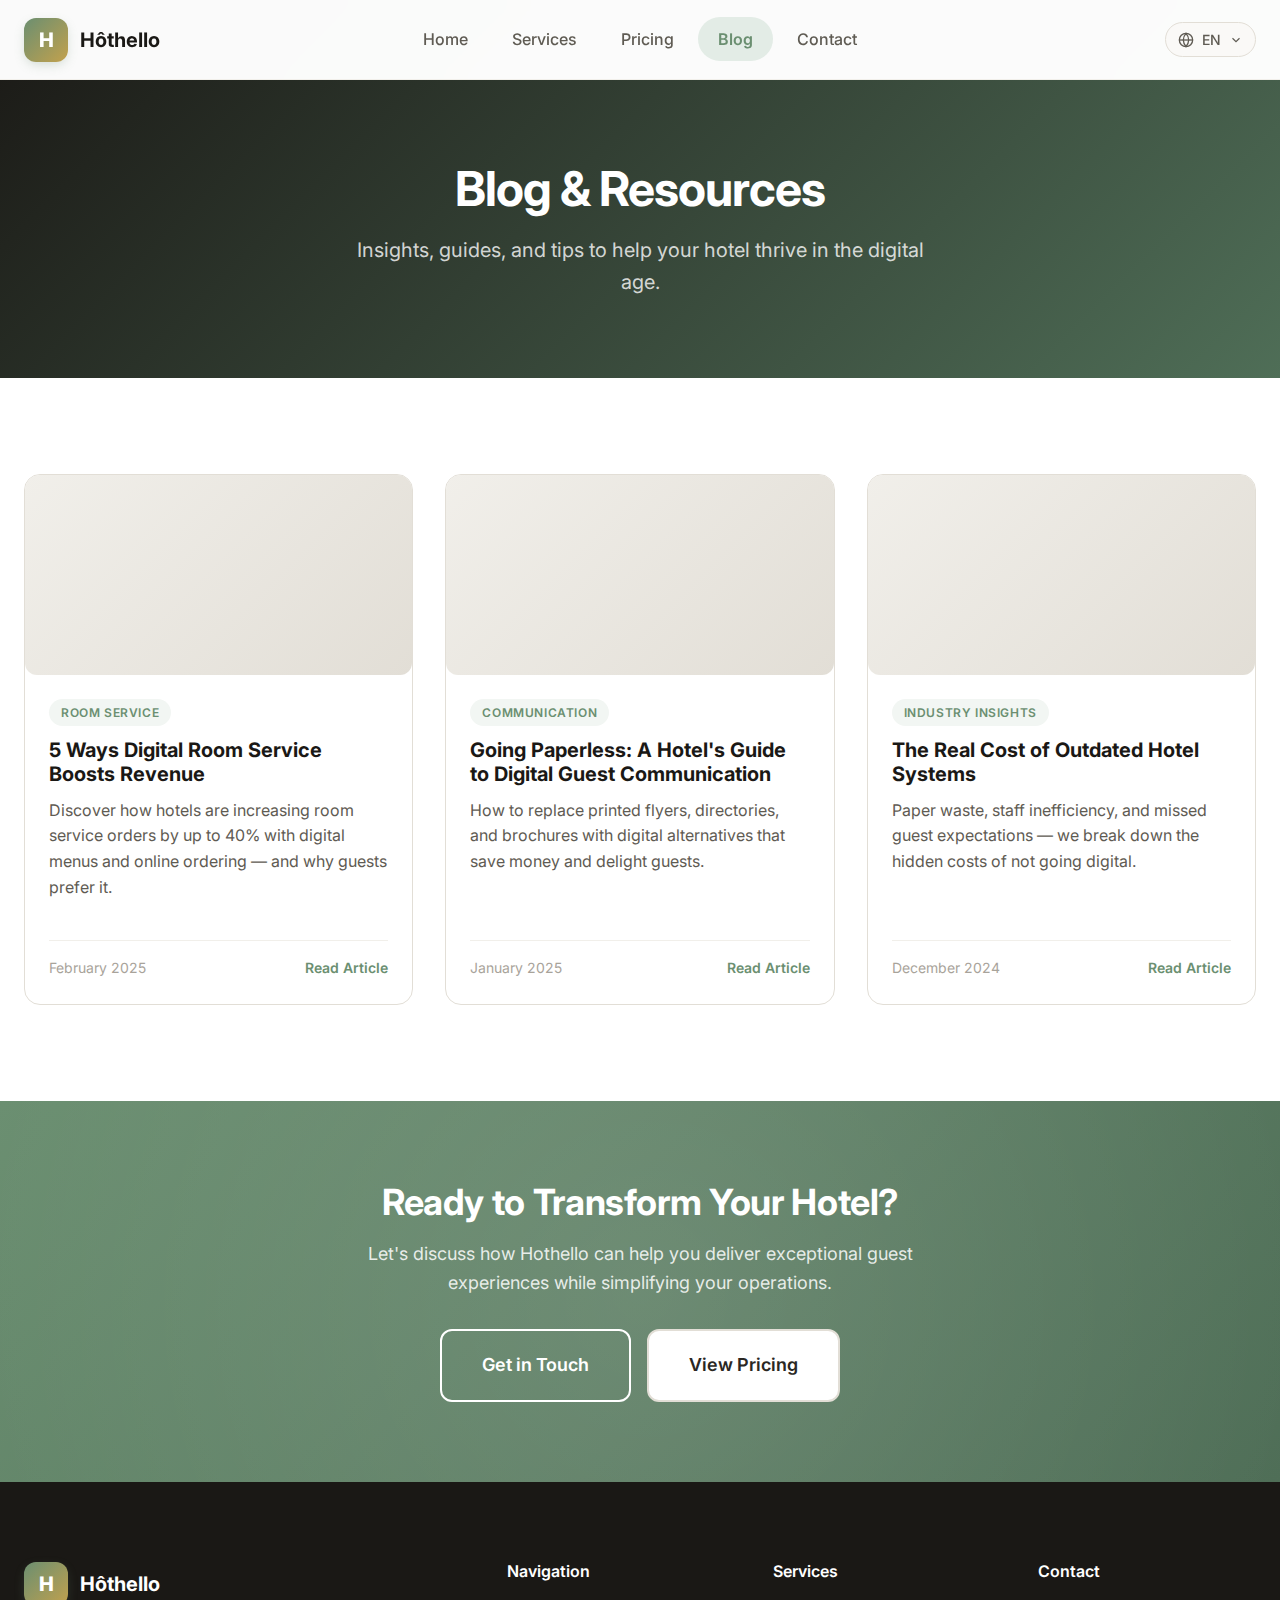
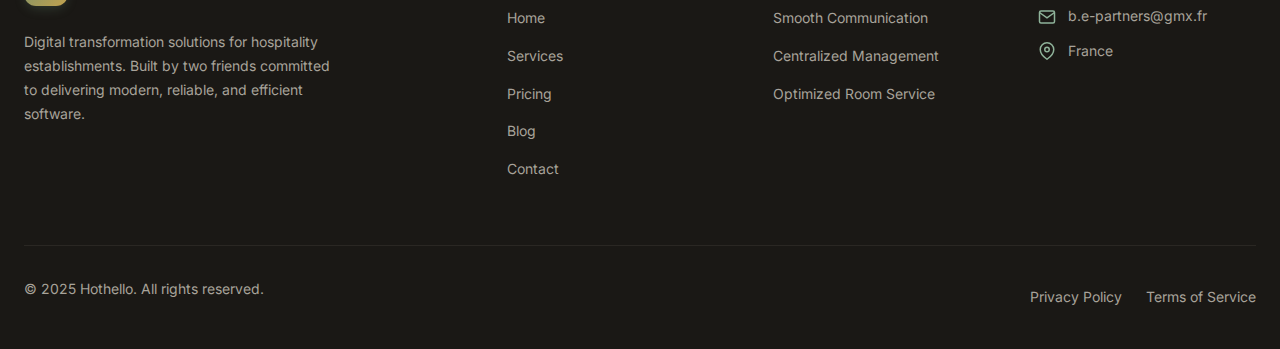
<file: vitrine/blog.html>
<!DOCTYPE html>
<html lang="en">
<head>
    <meta charset="UTF-8">
    <meta name="viewport" content="width=device-width, initial-scale=1.0">
    <meta name="description" content="Hôthello Blog - Insights, guides, and tips to help your hotel thrive in the digital age.">
    <title>Blog | Hôthello - Digital Solutions for Hospitality</title>
    <link rel="stylesheet" href="css/styles.css">
    <link rel="preconnect" href="https://fonts.googleapis.com">
    <link rel="preconnect" href="https://fonts.gstatic.com" crossorigin>
    <link href="https://fonts.googleapis.com/css2?family=Inter:wght@400;500;600;700;800&display=swap" rel="stylesheet">
    <span hidden data-i18n-title="meta.title.blog"></span>
    <span hidden data-i18n-meta-description="meta.description.blog"></span>
</head>
<body>
    <!-- Header -->
    <header class="header">
        <div class="container header__inner">
            <a href="index.html" class="logo">
                <span class="logo__icon">H</span>
                <span class="logo__text">Hôthello</span>
            </a>

            <nav class="nav nav--center">
                <ul class="nav__list">
                    <li><a href="index.html" class="nav__link" data-i18n="nav.home">Home</a></li>
                    <li><a href="services.html" class="nav__link" data-i18n="nav.services">Services</a></li>
                    <li><a href="pricing.html" class="nav__link" data-i18n="nav.pricing">Pricing</a></li>
                    <li><a href="blog.html" class="nav__link nav__link--active" data-i18n="nav.blog">Blog</a></li>
                    <li><a href="contact.html" class="nav__link" data-i18n="nav.contact">Contact</a></li>
                </ul>
            </nav>

            <div class="header__actions">
                <div class="lang-switcher">
                    <button class="lang-switcher__btn" aria-label="Change language">
                        <svg class="lang-switcher__globe" viewBox="0 0 24 24" fill="none" stroke="currentColor" stroke-width="2">
                            <circle cx="12" cy="12" r="10"/>
                            <line x1="2" y1="12" x2="22" y2="12"/>
                            <path d="M12 2a15.3 15.3 0 0 1 4 10 15.3 15.3 0 0 1-4 10 15.3 15.3 0 0 1-4-10 15.3 15.3 0 0 1 4-10z"/>
                        </svg>
                        <span class="lang-switcher__current">EN</span>
                        <svg class="lang-switcher__chevron" viewBox="0 0 24 24" fill="none" stroke="currentColor" stroke-width="2">
                            <polyline points="6 9 12 15 18 9"/>
                        </svg>
                    </button>
                    <div class="lang-switcher__dropdown">
                        <button class="lang-switcher__option active" data-lang="en">
                            <span>English</span>
                        </button>
                        <button class="lang-switcher__option" data-lang="fr">
                            <span>Français</span>
                        </button>
                    </div>
                </div>

                <button class="nav__toggle" aria-label="Toggle navigation">
                    <span class="nav__toggle-bar"></span>
                    <span class="nav__toggle-bar"></span>
                    <span class="nav__toggle-bar"></span>
                </button>
            </div>
        </div>
    </header>

    <main>
        <!-- Page Hero -->
        <section class="page-hero">
            <div class="container">
                <h1 class="page-hero__title" data-i18n="blog.pageTitle">Blog & Resources</h1>
                <p class="page-hero__description" data-i18n="blog.pageDescription">
                    Insights, guides, and tips to help your hotel thrive in the digital age.
                </p>
            </div>
        </section>

        <!-- Blog Articles -->
        <section class="section">
            <div class="container">
                <div class="grid grid--3">
                    <!-- Article 1 -->
                    <a href="#" class="blog-card">
                        <div class="blog-card__image">
                            <div class="image-placeholder image-placeholder--card"></div>
                        </div>
                        <div class="blog-card__body">
                            <span class="blog-card__tag" data-i18n="blog.article1.tag">Room Service</span>
                            <h3 class="blog-card__title" data-i18n="blog.article1.title">5 Ways Digital Room Service Boosts Revenue</h3>
                            <p class="blog-card__excerpt" data-i18n="blog.article1.excerpt">
                                Discover how hotels are increasing room service orders by up to 40% with digital menus and online ordering — and why guests prefer it.
                            </p>
                            <div class="blog-card__footer">
                                <span class="blog-card__date" data-i18n="blog.article1.date">February 2025</span>
                                <span class="blog-card__read-more" data-i18n="blog.readMore">Read Article</span>
                            </div>
                        </div>
                    </a>

                    <!-- Article 2 -->
                    <a href="#" class="blog-card">
                        <div class="blog-card__image">
                            <div class="image-placeholder image-placeholder--card"></div>
                        </div>
                        <div class="blog-card__body">
                            <span class="blog-card__tag" data-i18n="blog.article2.tag">Communication</span>
                            <h3 class="blog-card__title" data-i18n="blog.article2.title">Going Paperless: A Hotel's Guide to Digital Guest Communication</h3>
                            <p class="blog-card__excerpt" data-i18n="blog.article2.excerpt">
                                How to replace printed flyers, directories, and brochures with digital alternatives that save money and delight guests.
                            </p>
                            <div class="blog-card__footer">
                                <span class="blog-card__date" data-i18n="blog.article2.date">January 2025</span>
                                <span class="blog-card__read-more" data-i18n="blog.readMore">Read Article</span>
                            </div>
                        </div>
                    </a>

                    <!-- Article 3 -->
                    <a href="#" class="blog-card">
                        <div class="blog-card__image">
                            <div class="image-placeholder image-placeholder--card"></div>
                        </div>
                        <div class="blog-card__body">
                            <span class="blog-card__tag" data-i18n="blog.article3.tag">Industry Insights</span>
                            <h3 class="blog-card__title" data-i18n="blog.article3.title">The Real Cost of Outdated Hotel Systems</h3>
                            <p class="blog-card__excerpt" data-i18n="blog.article3.excerpt">
                                Paper waste, staff inefficiency, and missed guest expectations — we break down the hidden costs of not going digital.
                            </p>
                            <div class="blog-card__footer">
                                <span class="blog-card__date" data-i18n="blog.article3.date">December 2024</span>
                                <span class="blog-card__read-more" data-i18n="blog.readMore">Read Article</span>
                            </div>
                        </div>
                    </a>
                </div>
            </div>
        </section>

        <!-- CTA Section -->
        <section class="cta">
            <div class="container">
                <h2 class="cta__title" data-i18n="cta.transform">Ready to Transform Your Hotel?</h2>
                <p class="cta__description" data-i18n="cta.transformDescription">
                    Let's discuss how Hôthello can help you deliver exceptional guest experiences while simplifying your operations.
                </p>
                <div style="display: flex; gap: var(--space-4); justify-content: center; flex-wrap: wrap;">
                    <a href="contact.html" class="btn btn--outline-white btn--large" data-i18n="cta.getInTouch">Get in Touch</a>
                    <a href="pricing.html" class="btn btn--secondary btn--large" data-i18n="cta.viewPricing">View Pricing</a>
                </div>
            </div>
        </section>
    </main>

    <!-- Footer -->
    <footer class="footer">
        <div class="container">
            <div class="footer__grid">
                <div class="footer__brand">
                    <a href="index.html" class="logo">
                        <span class="logo__icon">H</span>
                        <span class="logo__text">Hôthello</span>
                    </a>
                    <p data-i18n="footer.description">
                        Digital transformation solutions for hospitality establishments. Built by two friends committed to delivering modern, reliable, and efficient software.
                    </p>
                </div>

                <div class="footer__column">
                    <h4 data-i18n="footer.navigation">Navigation</h4>
                    <ul class="footer__links">
                        <li><a href="index.html" class="footer__link" data-i18n="nav.home">Home</a></li>
                        <li><a href="services.html" class="footer__link" data-i18n="nav.services">Services</a></li>
                        <li><a href="pricing.html" class="footer__link" data-i18n="nav.pricing">Pricing</a></li>
                        <li><a href="blog.html" class="footer__link" data-i18n="nav.blog">Blog</a></li>
                        <li><a href="contact.html" class="footer__link" data-i18n="nav.contact">Contact</a></li>
                    </ul>
                </div>

                <div class="footer__column">
                    <h4 data-i18n="footer.servicesTitle">Services</h4>
                    <ul class="footer__links">
                        <li><a href="services.html#communication" class="footer__link" data-i18n="services.communication.title">Smooth Communication</a></li>
                        <li><a href="services.html#management" class="footer__link" data-i18n="services.management.title">Centralized Management</a></li>
                        <li><a href="services.html#room-service" class="footer__link" data-i18n="services.roomService.title">Room Service</a></li>
                    </ul>
                </div>

                <div class="footer__column">
                    <h4 data-i18n="footer.contactTitle">Contact</h4>
                    <div class="footer__contact-item">
                        <svg viewBox="0 0 24 24" fill="none" stroke="currentColor" stroke-width="2">
                            <path d="M4 4h16c1.1 0 2 .9 2 2v12c0 1.1-.9 2-2 2H4c-1.1 0-2-.9-2-2V6c0-1.1.9-2 2-2z"/>
                            <polyline points="22,6 12,13 2,6"/>
                        </svg>
                        <span>b.e-partners@gmx.fr</span>
                    </div>
                    <div class="footer__contact-item">
                        <svg viewBox="0 0 24 24" fill="none" stroke="currentColor" stroke-width="2">
                            <path d="M21 10c0 7-9 13-9 13s-9-6-9-13a9 9 0 0 1 18 0z"/>
                            <circle cx="12" cy="10" r="3"/>
                        </svg>
                        <span>France</span>
                    </div>
                </div>
            </div>

            <div class="footer__bottom">
                <p data-i18n="footer.copyright">&copy; 2025 Hôthello. All rights reserved.</p>
                <div class="footer__legal">
                    <a href="#" data-i18n="footer.privacy">Privacy Policy</a>
                    <a href="#" data-i18n="footer.terms">Terms of Service</a>
                </div>
            </div>
        </div>
    </footer>

    <script src="js/main.js"></script>
</body>
</html>
</file>
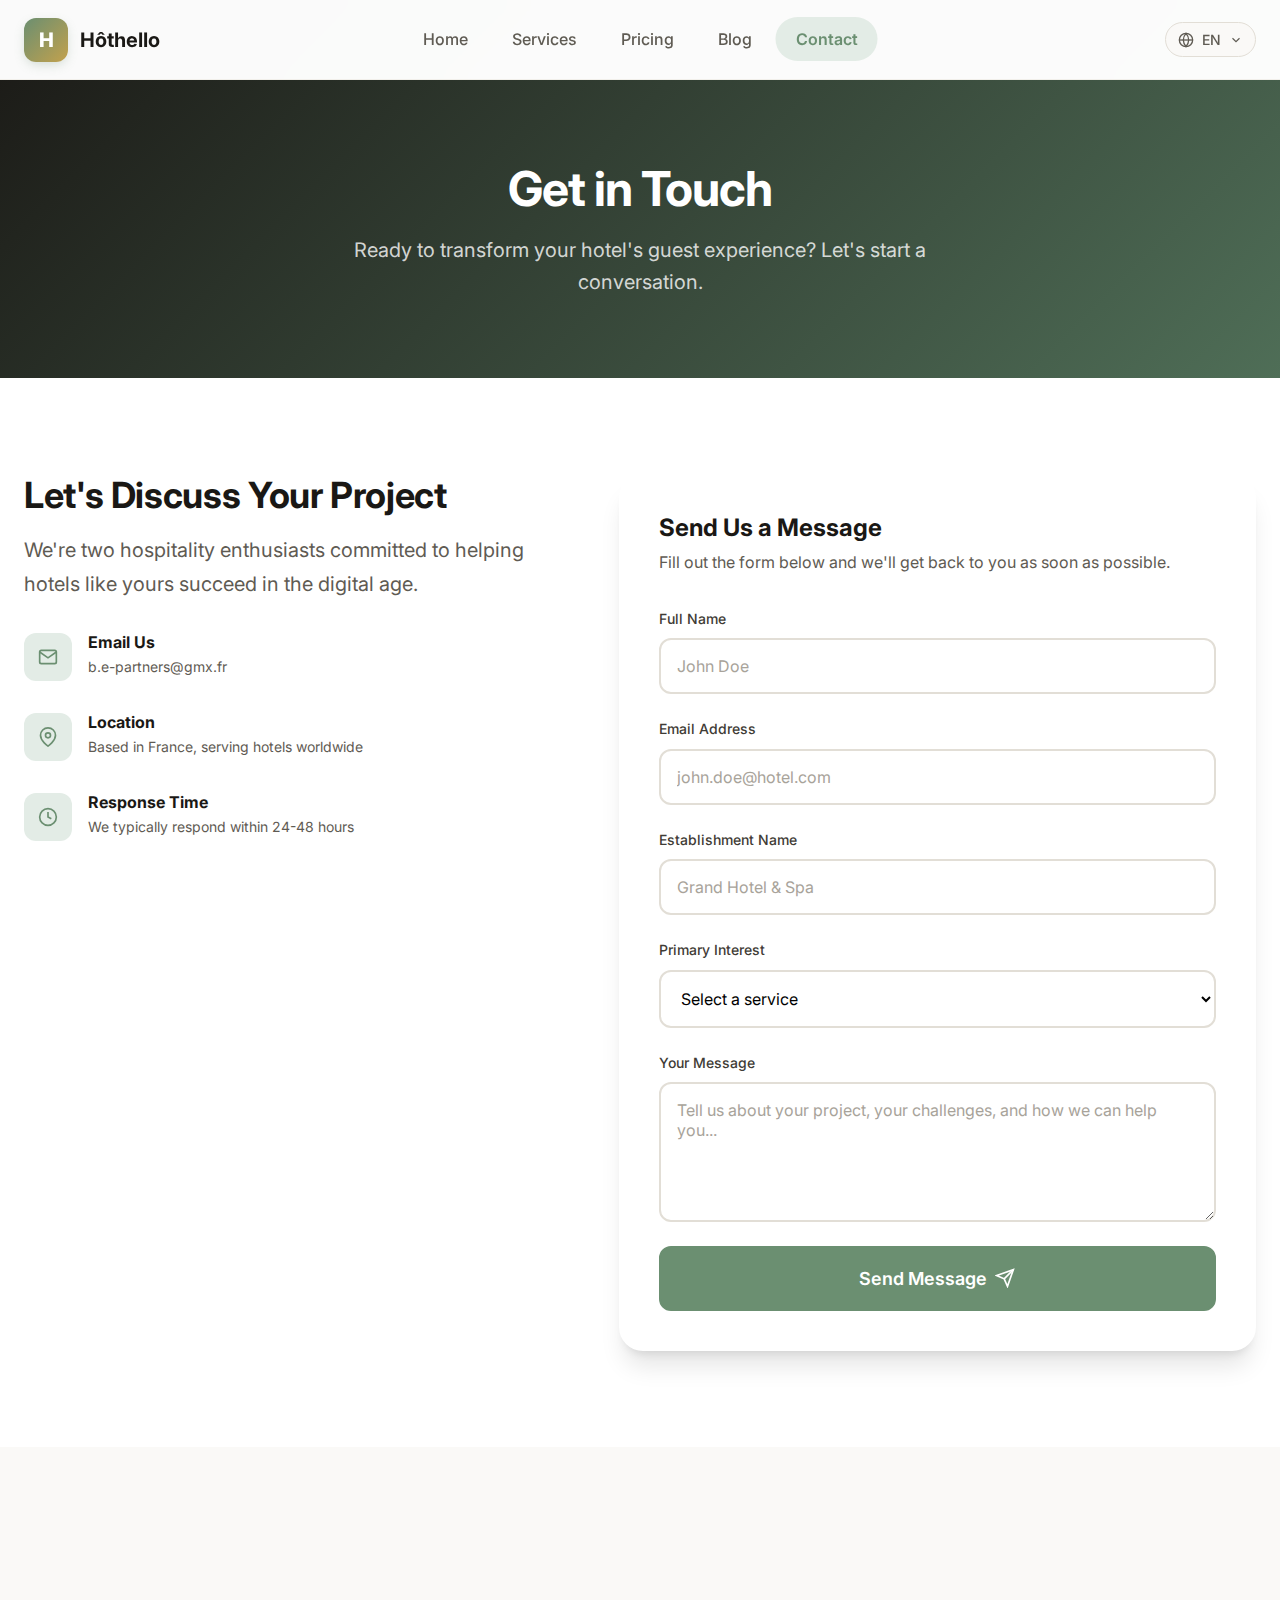
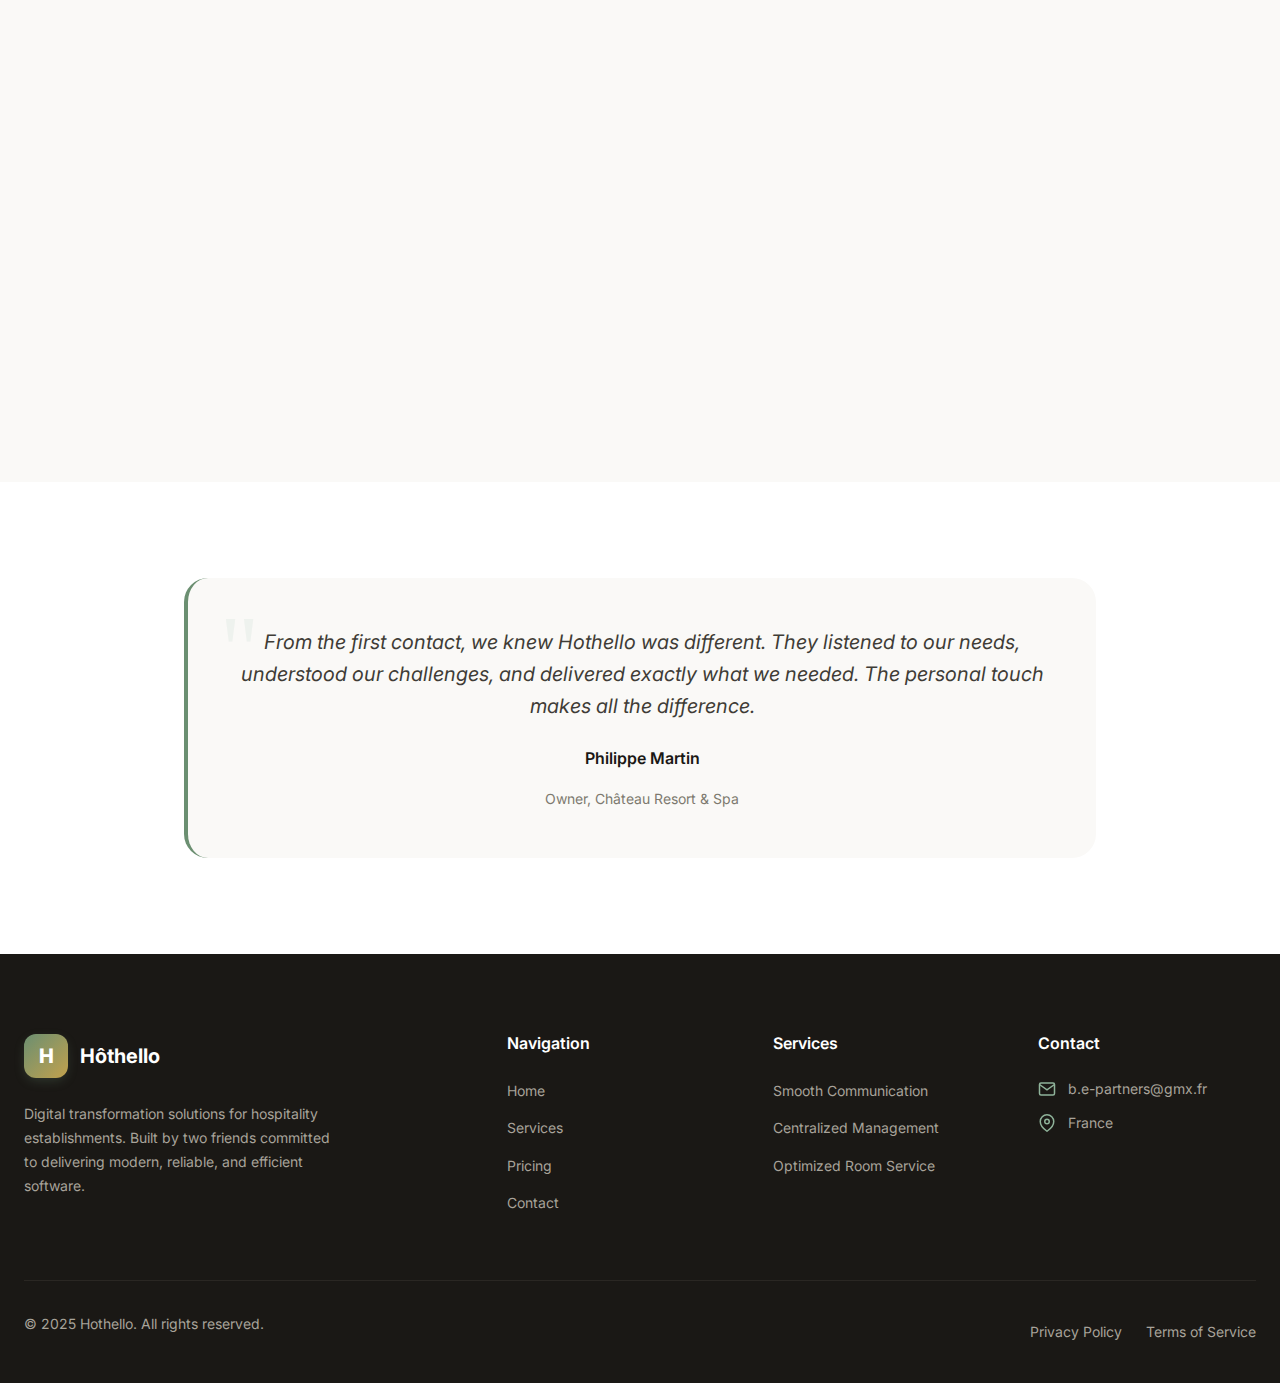
<file: vitrine/contact.html>
<!DOCTYPE html>
<html lang="en">
<head>
    <meta charset="UTF-8">
    <meta name="viewport" content="width=device-width, initial-scale=1.0">
    <meta name="description" content="Contact Hôthello - Get in touch to discuss your hotel's digital transformation. We're here to help.">
    <title>Contact | Hôthello - Digital Solutions for Hospitality</title>
    <link rel="stylesheet" href="css/styles.css">
    <link rel="preconnect" href="https://fonts.googleapis.com">
    <link rel="preconnect" href="https://fonts.gstatic.com" crossorigin>
    <link href="https://fonts.googleapis.com/css2?family=Inter:wght@400;500;600;700;800&display=swap" rel="stylesheet">
    <span hidden data-i18n-title="meta.title.contact"></span>
    <span hidden data-i18n-meta-description="meta.description.contact"></span>
</head>
<body>
    <!-- Header -->
    <header class="header">
        <div class="container header__inner">
            <a href="index.html" class="logo">
                <span class="logo__icon">H</span>
                <span class="logo__text">Hôthello</span>
            </a>

            <nav class="nav nav--center">
                <ul class="nav__list">
                    <li><a href="index.html" class="nav__link" data-i18n="nav.home">Home</a></li>
                    <li><a href="services.html" class="nav__link" data-i18n="nav.services">Services</a></li>
                    <li><a href="pricing.html" class="nav__link" data-i18n="nav.pricing">Pricing</a></li>
                    <li><a href="blog.html" class="nav__link" data-i18n="nav.blog">Blog</a></li>
                    <li><a href="contact.html" class="nav__link nav__link--active" data-i18n="nav.contact">Contact</a></li>
                </ul>
            </nav>

            <div class="header__actions">
                <div class="lang-switcher">
                    <button class="lang-switcher__btn" aria-label="Change language">
                        <svg class="lang-switcher__globe" viewBox="0 0 24 24" fill="none" stroke="currentColor" stroke-width="2">
                            <circle cx="12" cy="12" r="10"/>
                            <line x1="2" y1="12" x2="22" y2="12"/>
                            <path d="M12 2a15.3 15.3 0 0 1 4 10 15.3 15.3 0 0 1-4 10 15.3 15.3 0 0 1-4-10 15.3 15.3 0 0 1 4-10z"/>
                        </svg>
                        <span class="lang-switcher__current">EN</span>
                        <svg class="lang-switcher__chevron" viewBox="0 0 24 24" fill="none" stroke="currentColor" stroke-width="2">
                            <polyline points="6 9 12 15 18 9"/>
                        </svg>
                    </button>
                    <div class="lang-switcher__dropdown">
                        <button class="lang-switcher__option active" data-lang="en">
                            <span>English</span>
                        </button>
                        <button class="lang-switcher__option" data-lang="fr">
                            <span>Français</span>
                        </button>
                    </div>
                </div>

                <button class="nav__toggle" aria-label="Toggle navigation">
                    <span class="nav__toggle-bar"></span>
                    <span class="nav__toggle-bar"></span>
                    <span class="nav__toggle-bar"></span>
                </button>
            </div>
        </div>
    </header>

    <main>
        <!-- Page Hero -->
        <section class="page-hero">
            <div class="container">
                <h1 class="page-hero__title" data-i18n="contact.pageTitle">Get in Touch</h1>
                <p class="page-hero__description" data-i18n="contact.pageDescription">
                    Ready to transform your hotel's guest experience? Let's start a conversation.
                </p>
            </div>
        </section>

        <!-- Contact Section -->
        <section class="section">
            <div class="container">
                <div class="contact-grid">
                    <!-- Contact Info -->
                    <div class="contact-info-section">
                        <h2 data-i18n="contact.title">Let's Discuss Your Project</h2>
                        <p class="text-lead" style="margin-top: var(--space-4); margin-bottom: var(--space-8);" data-i18n="contact.lead">
                            We're two hospitality enthusiasts committed to helping hotels like yours succeed in the digital age.
                        </p>

                        <div class="contact-info">
                            <div class="contact-info__item">
                                <div class="contact-info__icon">
                                    <svg viewBox="0 0 24 24" fill="none" stroke="currentColor" stroke-width="2">
                                        <path d="M4 4h16c1.1 0 2 .9 2 2v12c0 1.1-.9 2-2 2H4c-1.1 0-2-.9-2-2V6c0-1.1.9-2 2-2z"/>
                                        <polyline points="22,6 12,13 2,6"/>
                                    </svg>
                                </div>
                                <div class="contact-info__content">
                                    <h4 data-i18n="contact.email">Email Us</h4>
                                    <p>b.e-partners@gmx.fr</p>
                                </div>
                            </div>

                            <div class="contact-info__item">
                                <div class="contact-info__icon">
                                    <svg viewBox="0 0 24 24" fill="none" stroke="currentColor" stroke-width="2">
                                        <path d="M21 10c0 7-9 13-9 13s-9-6-9-13a9 9 0 0 1 18 0z"/>
                                        <circle cx="12" cy="10" r="3"/>
                                    </svg>
                                </div>
                                <div class="contact-info__content">
                                    <h4 data-i18n="contact.location">Location</h4>
                                    <p data-i18n="contact.locationValue">Based in France, serving hotels worldwide</p>
                                </div>
                            </div>

                            <div class="contact-info__item">
                                <div class="contact-info__icon">
                                    <svg viewBox="0 0 24 24" fill="none" stroke="currentColor" stroke-width="2">
                                        <circle cx="12" cy="12" r="10"/>
                                        <path d="M12 6v6l4 2"/>
                                    </svg>
                                </div>
                                <div class="contact-info__content">
                                    <h4 data-i18n="contact.responseTime">Response Time</h4>
                                    <p data-i18n="contact.responseTimeValue">We typically respond within 24-48 hours</p>
                                </div>
                            </div>
                        </div>
                    </div>

                    <!-- Contact Form -->
                    <div class="contact-card">
                        <h3 style="margin-bottom: var(--space-2);" data-i18n="contact.form.title">Send Us a Message</h3>
                        <p style="color: var(--color-gray-600); margin-bottom: var(--space-8);" data-i18n="contact.form.subtitle">
                            Fill out the form below and we'll get back to you as soon as possible.
                        </p>

                        <form class="form" id="contactForm">
                            <div class="form__group">
                                <label class="form__label" for="name" data-i18n="contact.form.name">Full Name *</label>
                                <input type="text" class="form__input" id="name" name="name" required placeholder="John Doe">
                            </div>

                            <div class="form__group">
                                <label class="form__label" for="email" data-i18n="contact.form.emailLabel">Email Address *</label>
                                <input type="email" class="form__input" id="email" name="email" required placeholder="john.doe@hotel.com">
                            </div>

                            <div class="form__group">
                                <label class="form__label" for="establishment" data-i18n="contact.form.establishment">Establishment Name *</label>
                                <input type="text" class="form__input" id="establishment" name="establishment" required placeholder="Grand Hotel & Spa">
                            </div>

                            <div class="form__group">
                                <label class="form__label" for="interest" data-i18n="contact.form.interest">Primary Interest</label>
                                <select class="form__input" id="interest" name="interest">
                                    <option value="" data-i18n="contact.form.interestPlaceholder">Select a service</option>
                                    <option value="communication" data-i18n="contact.form.interestCommunication">Smooth Communication</option>
                                    <option value="management" data-i18n="contact.form.interestManagement">Centralized Management</option>
                                    <option value="room-service" data-i18n="contact.form.interestRoomService">Optimized Room Service</option>
                                    <option value="full-solution" data-i18n="contact.form.interestFull">Complete Solution</option>
                                    <option value="custom" data-i18n="contact.form.interestCustom">Custom / Tailor-made</option>
                                </select>
                            </div>

                            <div class="form__group">
                                <label class="form__label" for="message" data-i18n="contact.form.message">Your Message *</label>
                                <textarea class="form__textarea" id="message" name="message" required data-i18n-placeholder="contact.form.messagePlaceholder" placeholder="Tell us about your project, your challenges, and how we can help you..."></textarea>
                            </div>

                            <button type="submit" class="btn btn--primary btn--full btn--large">
                                <span data-i18n="contact.form.submit">Send Message</span>
                                <svg width="20" height="20" viewBox="0 0 24 24" fill="none" stroke="currentColor" stroke-width="2">
                                    <line x1="22" y1="2" x2="11" y2="13"/>
                                    <polygon points="22 2 15 22 11 13 2 9 22 2"/>
                                </svg>
                            </button>
                        </form>
                    </div>
                </div>
            </div>
        </section>

        <!-- Why Contact Section -->
        <section class="section section--gray">
            <div class="container">
                <div class="section__header">
                    <span class="section__label" data-i18n="contact.process.label">What to Expect</span>
                    <h2 class="section__title" data-i18n="contact.process.title">Our Process After You Reach Out</h2>
                </div>

                <div class="grid grid--4">
                    <div class="feature">
                        <div class="feature__icon">
                            <svg viewBox="0 0 24 24" fill="none" stroke="currentColor" stroke-width="2">
                                <path d="M22 11.08V12a10 10 0 1 1-5.93-9.14"/>
                                <polyline points="22 4 12 14.01 9 11.01"/>
                            </svg>
                        </div>
                        <h3 class="feature__title" data-i18n="contact.process.step1.title">1. Acknowledgment</h3>
                        <p class="feature__description" data-i18n="contact.process.step1.description">
                            We confirm receipt of your message within 24 hours.
                        </p>
                    </div>

                    <div class="feature">
                        <div class="feature__icon">
                            <svg viewBox="0 0 24 24" fill="none" stroke="currentColor" stroke-width="2">
                                <path d="M21 15a2 2 0 0 1-2 2H7l-4 4V5a2 2 0 0 1 2-2h14a2 2 0 0 1 2 2z"/>
                            </svg>
                        </div>
                        <h3 class="feature__title" data-i18n="contact.process.step2.title">2. Discovery Call</h3>
                        <p class="feature__description" data-i18n="contact.process.step2.description">
                            We schedule a call to understand your needs in depth.
                        </p>
                    </div>

                    <div class="feature">
                        <div class="feature__icon">
                            <svg viewBox="0 0 24 24" fill="none" stroke="currentColor" stroke-width="2">
                                <path d="M14 2H6a2 2 0 0 0-2 2v16a2 2 0 0 0 2 2h12a2 2 0 0 0 2-2V8z"/>
                                <polyline points="14 2 14 8 20 8"/>
                                <line x1="16" y1="13" x2="8" y2="13"/>
                                <line x1="16" y1="17" x2="8" y2="17"/>
                            </svg>
                        </div>
                        <h3 class="feature__title" data-i18n="contact.process.step3.title">3. Proposal</h3>
                        <p class="feature__description" data-i18n="contact.process.step3.description">
                            We prepare a tailored proposal based on your requirements.
                        </p>
                    </div>

                    <div class="feature">
                        <div class="feature__icon">
                            <svg viewBox="0 0 24 24" fill="none" stroke="currentColor" stroke-width="2">
                                <path d="M18 8h1a4 4 0 0 1 0 8h-1"/>
                                <path d="M2 8h16v9a4 4 0 0 1-4 4H6a4 4 0 0 1-4-4V8z"/>
                                <line x1="6" y1="1" x2="6" y2="4"/>
                                <line x1="10" y1="1" x2="10" y2="4"/>
                                <line x1="14" y1="1" x2="14" y2="4"/>
                            </svg>
                        </div>
                        <h3 class="feature__title" data-i18n="contact.process.step4.title">4. Getting Started</h3>
                        <p class="feature__description" data-i18n="contact.process.step4.description">
                            Once approved, we begin bringing your vision to life.
                        </p>
                    </div>
                </div>
            </div>
        </section>

        <!-- Trust Section -->
        <section class="section">
            <div class="container container--narrow">
                <div class="quote">
                    <p class="quote__text" data-i18n="testimonials.quote2">
                        "From the first contact, we knew Hôthello was different. They listened to our needs, understood our challenges, and delivered exactly what we needed. The personal touch makes all the difference."
                    </p>
                    <p class="quote__author" data-i18n="testimonials.author2">Philippe Martin</p>
                    <p class="quote__role" data-i18n="testimonials.role2">Owner, Château Resort & Spa</p>
                </div>
            </div>
        </section>
    </main>

    <!-- Footer -->
    <footer class="footer">
        <div class="container">
            <div class="footer__grid">
                <div class="footer__brand">
                    <a href="index.html" class="logo">
                        <span class="logo__icon">H</span>
                        <span class="logo__text">Hôthello</span>
                    </a>
                    <p data-i18n="footer.description">
                        Digital transformation solutions for hospitality establishments. Built by two friends committed to delivering modern, reliable, and efficient software.
                    </p>
                </div>

                <div class="footer__column">
                    <h4 data-i18n="footer.navigation">Navigation</h4>
                    <ul class="footer__links">
                        <li><a href="index.html" class="footer__link" data-i18n="nav.home">Home</a></li>
                        <li><a href="services.html" class="footer__link" data-i18n="nav.services">Services</a></li>
                        <li><a href="pricing.html" class="footer__link" data-i18n="nav.pricing">Pricing</a></li>
                        <li><a href="contact.html" class="footer__link" data-i18n="nav.contact">Contact</a></li>
                    </ul>
                </div>

                <div class="footer__column">
                    <h4 data-i18n="footer.servicesTitle">Services</h4>
                    <ul class="footer__links">
                        <li><a href="services.html#communication" class="footer__link" data-i18n="services.communication.title">Smooth Communication</a></li>
                        <li><a href="services.html#management" class="footer__link" data-i18n="services.management.title">Centralized Management</a></li>
                        <li><a href="services.html#room-service" class="footer__link" data-i18n="services.roomService.title">Room Service</a></li>
                    </ul>
                </div>

                <div class="footer__column">
                    <h4 data-i18n="footer.contactTitle">Contact</h4>
                    <div class="footer__contact-item">
                        <svg viewBox="0 0 24 24" fill="none" stroke="currentColor" stroke-width="2">
                            <path d="M4 4h16c1.1 0 2 .9 2 2v12c0 1.1-.9 2-2 2H4c-1.1 0-2-.9-2-2V6c0-1.1.9-2 2-2z"/>
                            <polyline points="22,6 12,13 2,6"/>
                        </svg>
                        <span>b.e-partners@gmx.fr</span>
                    </div>
                    <div class="footer__contact-item">
                        <svg viewBox="0 0 24 24" fill="none" stroke="currentColor" stroke-width="2">
                            <path d="M21 10c0 7-9 13-9 13s-9-6-9-13a9 9 0 0 1 18 0z"/>
                            <circle cx="12" cy="10" r="3"/>
                        </svg>
                        <span>France</span>
                    </div>
                </div>
            </div>

            <div class="footer__bottom">
                <p data-i18n="footer.copyright">&copy; 2025 Hôthello. All rights reserved.</p>
                <div class="footer__legal">
                    <a href="#" data-i18n="footer.privacy">Privacy Policy</a>
                    <a href="#" data-i18n="footer.terms">Terms of Service</a>
                </div>
            </div>
        </div>
    </footer>

    <script src="js/main.js"></script>
</body>
</html>
</file>
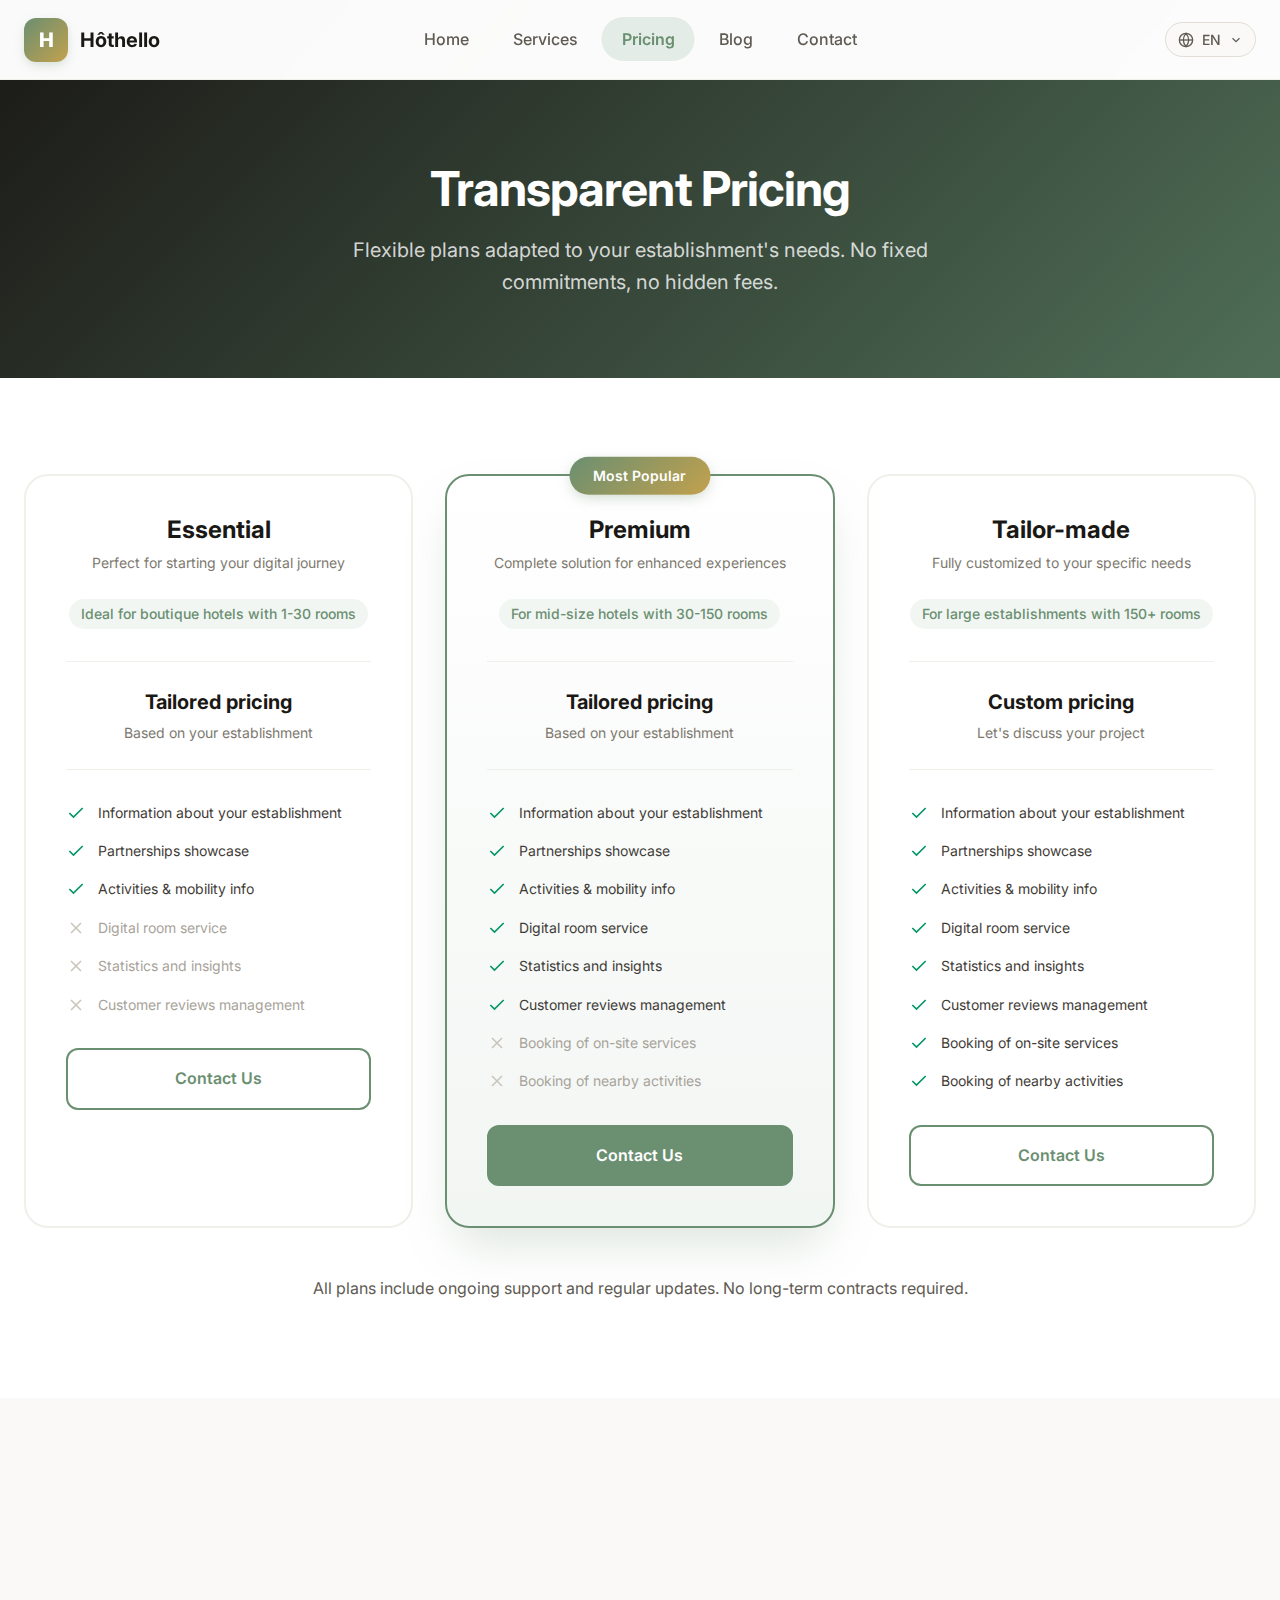
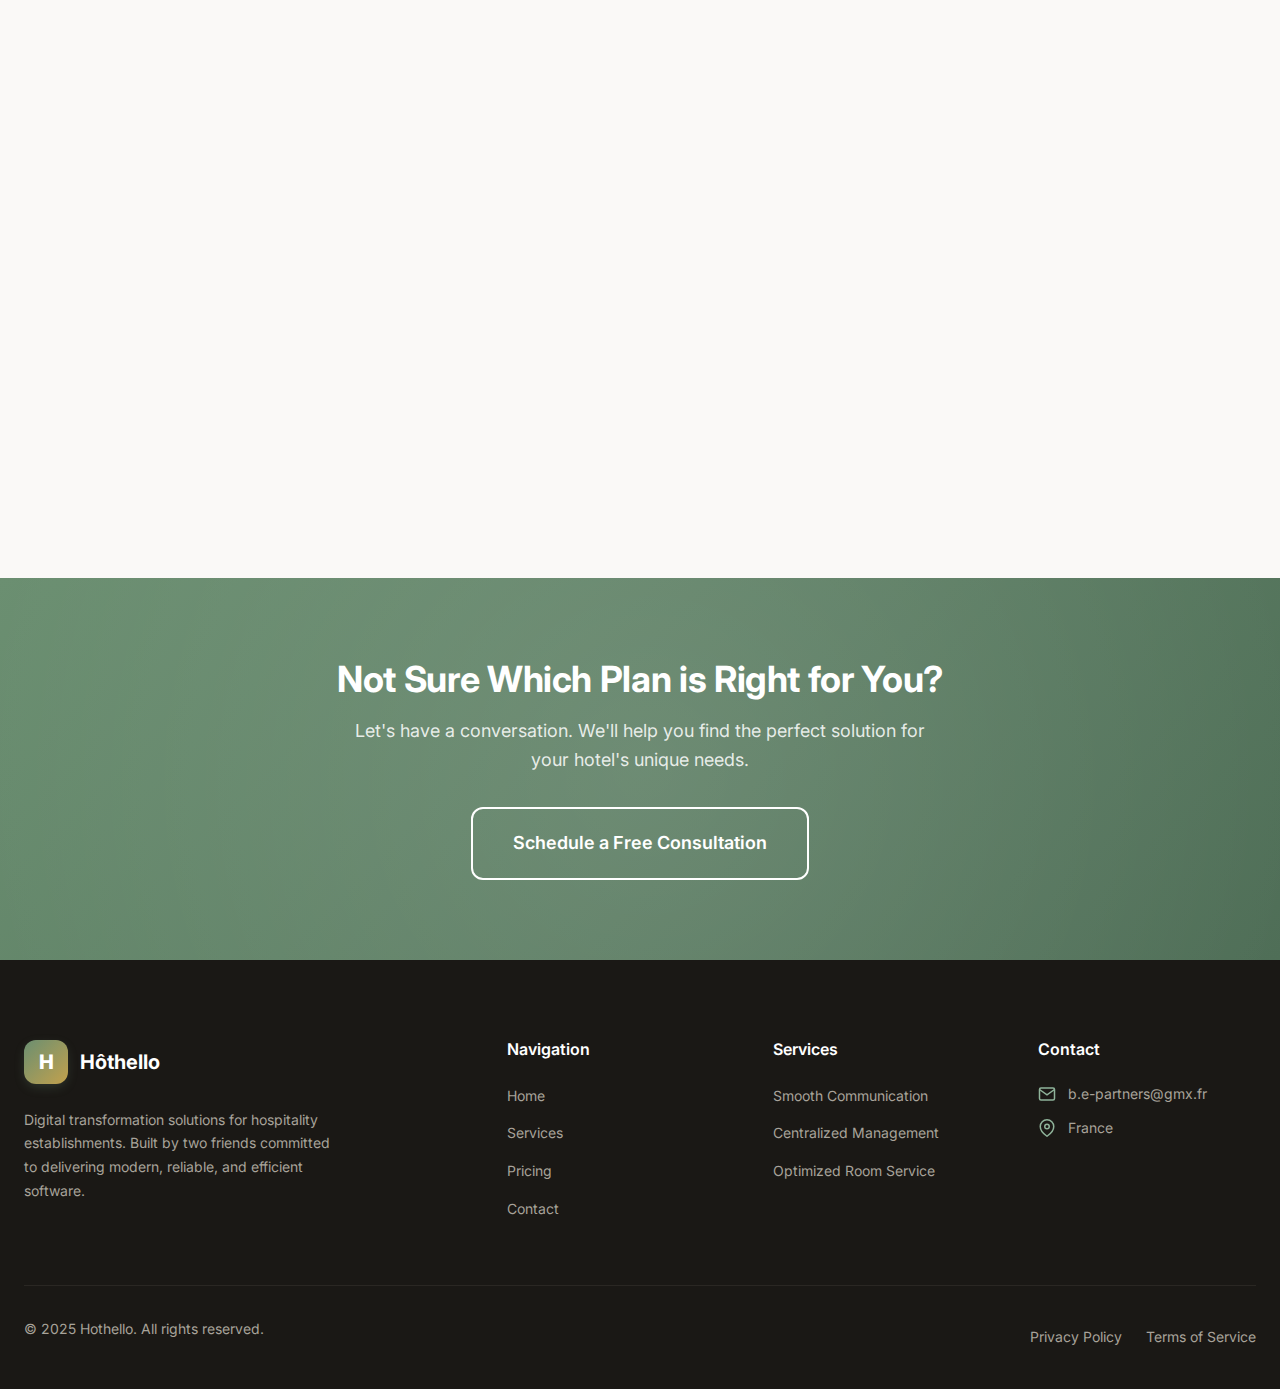
<file: vitrine/pricing.html>
<!DOCTYPE html>
<html lang="en">
<head>
    <meta charset="UTF-8">
    <meta name="viewport" content="width=device-width, initial-scale=1.0">
    <meta name="description" content="Hôthello Pricing - Transparent, flexible plans adapted to your hotel's needs. No fixed commitments.">
    <title>Pricing | Hôthello - Digital Solutions for Hospitality</title>
    <link rel="stylesheet" href="css/styles.css">
    <link rel="preconnect" href="https://fonts.googleapis.com">
    <link rel="preconnect" href="https://fonts.gstatic.com" crossorigin>
    <link href="https://fonts.googleapis.com/css2?family=Inter:wght@400;500;600;700;800&display=swap" rel="stylesheet">
    <span hidden data-i18n-title="meta.title.pricing"></span>
    <span hidden data-i18n-meta-description="meta.description.pricing"></span>
</head>
<body>
    <!-- Header -->
    <header class="header">
        <div class="container header__inner">
            <a href="index.html" class="logo">
                <span class="logo__icon">H</span>
                <span class="logo__text">Hôthello</span>
            </a>

            <nav class="nav nav--center">
                <ul class="nav__list">
                    <li><a href="index.html" class="nav__link" data-i18n="nav.home">Home</a></li>
                    <li><a href="services.html" class="nav__link" data-i18n="nav.services">Services</a></li>
                    <li><a href="pricing.html" class="nav__link nav__link--active" data-i18n="nav.pricing">Pricing</a></li>
                    <li><a href="blog.html" class="nav__link" data-i18n="nav.blog">Blog</a></li>
                    <li><a href="contact.html" class="nav__link" data-i18n="nav.contact">Contact</a></li>
                </ul>
            </nav>

            <div class="header__actions">
                <div class="lang-switcher">
                    <button class="lang-switcher__btn" aria-label="Change language">
                        <svg class="lang-switcher__globe" viewBox="0 0 24 24" fill="none" stroke="currentColor" stroke-width="2">
                            <circle cx="12" cy="12" r="10"/>
                            <line x1="2" y1="12" x2="22" y2="12"/>
                            <path d="M12 2a15.3 15.3 0 0 1 4 10 15.3 15.3 0 0 1-4 10 15.3 15.3 0 0 1-4-10 15.3 15.3 0 0 1 4-10z"/>
                        </svg>
                        <span class="lang-switcher__current">EN</span>
                        <svg class="lang-switcher__chevron" viewBox="0 0 24 24" fill="none" stroke="currentColor" stroke-width="2">
                            <polyline points="6 9 12 15 18 9"/>
                        </svg>
                    </button>
                    <div class="lang-switcher__dropdown">
                        <button class="lang-switcher__option active" data-lang="en">
                            <span>English</span>
                        </button>
                        <button class="lang-switcher__option" data-lang="fr">
                            <span>Français</span>
                        </button>
                    </div>
                </div>

                <button class="nav__toggle" aria-label="Toggle navigation">
                    <span class="nav__toggle-bar"></span>
                    <span class="nav__toggle-bar"></span>
                    <span class="nav__toggle-bar"></span>
                </button>
            </div>
        </div>
    </header>

    <main>
        <!-- Page Hero -->
        <section class="page-hero">
            <div class="container">
                <h1 class="page-hero__title" data-i18n="pricing.pageTitle">Transparent Pricing</h1>
                <p class="page-hero__description" data-i18n="pricing.pageDescription">
                    Flexible plans adapted to your establishment's needs. No fixed commitments, no hidden fees.
                </p>
            </div>
        </section>

        <!-- Pricing Section -->
        <section class="section">
            <div class="container">
                <div class="grid grid--3">
                    <!-- Essential Plan -->
                    <div class="pricing-card">
                        <div class="pricing-card__header">
                            <h3 class="pricing-card__name" data-i18n="pricing.essential.name">Essential</h3>
                            <p class="pricing-card__tagline" data-i18n="pricing.essential.tagline">Perfect for starting your digital journey</p>
                            <p class="pricing-card__best-for" data-i18n="pricing.essential.bestFor">Ideal for boutique hotels with 1-30 rooms</p>
                        </div>

                        <div class="pricing-card__price">
                            <span class="pricing-card__price-label" data-i18n="pricing.essential.price">Tailored pricing</span>
                            <span class="pricing-card__price-note" data-i18n="pricing.essential.priceNote">Based on your establishment</span>
                        </div>

                        <ul class="pricing-card__features">
                            <li class="pricing-card__feature">
                                <svg viewBox="0 0 24 24" fill="none" stroke="currentColor" stroke-width="2">
                                    <polyline points="20 6 9 17 4 12"/>
                                </svg>
                                <span data-i18n="pricing.features.establishment">Information about your establishment</span>
                            </li>
                            <li class="pricing-card__feature">
                                <svg viewBox="0 0 24 24" fill="none" stroke="currentColor" stroke-width="2">
                                    <polyline points="20 6 9 17 4 12"/>
                                </svg>
                                <span data-i18n="pricing.features.partnerships">Partnerships showcase</span>
                            </li>
                            <li class="pricing-card__feature">
                                <svg viewBox="0 0 24 24" fill="none" stroke="currentColor" stroke-width="2">
                                    <polyline points="20 6 9 17 4 12"/>
                                </svg>
                                <span data-i18n="pricing.features.activities">Activities & mobility info</span>
                            </li>
                            <li class="pricing-card__feature pricing-card__feature--disabled">
                                <svg viewBox="0 0 24 24" fill="none" stroke="currentColor" stroke-width="2">
                                    <line x1="18" y1="6" x2="6" y2="18"/>
                                    <line x1="6" y1="6" x2="18" y2="18"/>
                                </svg>
                                <span data-i18n="pricing.features.roomService">Digital room service</span>
                            </li>
                            <li class="pricing-card__feature pricing-card__feature--disabled">
                                <svg viewBox="0 0 24 24" fill="none" stroke="currentColor" stroke-width="2">
                                    <line x1="18" y1="6" x2="6" y2="18"/>
                                    <line x1="6" y1="6" x2="18" y2="18"/>
                                </svg>
                                <span data-i18n="pricing.features.statistics">Statistics and insights</span>
                            </li>
                            <li class="pricing-card__feature pricing-card__feature--disabled">
                                <svg viewBox="0 0 24 24" fill="none" stroke="currentColor" stroke-width="2">
                                    <line x1="18" y1="6" x2="6" y2="18"/>
                                    <line x1="6" y1="6" x2="18" y2="18"/>
                                </svg>
                                <span data-i18n="pricing.features.reviews">Customer reviews management</span>
                            </li>
                        </ul>

                        <div class="pricing-card__action">
                            <a href="contact.html" class="btn btn--outline btn--full" data-i18n="pricing.essential.cta">Contact Us</a>
                        </div>
                    </div>

                    <!-- Premium Plan -->
                    <div class="pricing-card pricing-card--featured">
                        <div class="pricing-card__badge" data-i18n="pricing.premium.badge">Most Popular</div>

                        <div class="pricing-card__header">
                            <h3 class="pricing-card__name" data-i18n="pricing.premium.name">Premium</h3>
                            <p class="pricing-card__tagline" data-i18n="pricing.premium.tagline">Complete solution for enhanced experiences</p>
                            <p class="pricing-card__best-for" data-i18n="pricing.premium.bestFor">For mid-size hotels with 30-150 rooms</p>
                        </div>

                        <div class="pricing-card__price">
                            <span class="pricing-card__price-label" data-i18n="pricing.premium.price">Tailored pricing</span>
                            <span class="pricing-card__price-note" data-i18n="pricing.premium.priceNote">Based on your establishment</span>
                        </div>

                        <ul class="pricing-card__features">
                            <li class="pricing-card__feature">
                                <svg viewBox="0 0 24 24" fill="none" stroke="currentColor" stroke-width="2">
                                    <polyline points="20 6 9 17 4 12"/>
                                </svg>
                                <span data-i18n="pricing.features.establishment">Information about your establishment</span>
                            </li>
                            <li class="pricing-card__feature">
                                <svg viewBox="0 0 24 24" fill="none" stroke="currentColor" stroke-width="2">
                                    <polyline points="20 6 9 17 4 12"/>
                                </svg>
                                <span data-i18n="pricing.features.partnerships">Partnerships showcase</span>
                            </li>
                            <li class="pricing-card__feature">
                                <svg viewBox="0 0 24 24" fill="none" stroke="currentColor" stroke-width="2">
                                    <polyline points="20 6 9 17 4 12"/>
                                </svg>
                                <span data-i18n="pricing.features.activities">Activities & mobility info</span>
                            </li>
                            <li class="pricing-card__feature">
                                <svg viewBox="0 0 24 24" fill="none" stroke="currentColor" stroke-width="2">
                                    <polyline points="20 6 9 17 4 12"/>
                                </svg>
                                <span data-i18n="pricing.features.roomService">Digital room service</span>
                            </li>
                            <li class="pricing-card__feature">
                                <svg viewBox="0 0 24 24" fill="none" stroke="currentColor" stroke-width="2">
                                    <polyline points="20 6 9 17 4 12"/>
                                </svg>
                                <span data-i18n="pricing.features.statistics">Statistics and insights</span>
                            </li>
                            <li class="pricing-card__feature">
                                <svg viewBox="0 0 24 24" fill="none" stroke="currentColor" stroke-width="2">
                                    <polyline points="20 6 9 17 4 12"/>
                                </svg>
                                <span data-i18n="pricing.features.reviews">Customer reviews management</span>
                            </li>
                            <li class="pricing-card__feature pricing-card__feature--disabled">
                                <svg viewBox="0 0 24 24" fill="none" stroke="currentColor" stroke-width="2">
                                    <line x1="18" y1="6" x2="6" y2="18"/>
                                    <line x1="6" y1="6" x2="18" y2="18"/>
                                </svg>
                                <span data-i18n="pricing.features.onSiteBooking">On-site service booking</span>
                            </li>
                            <li class="pricing-card__feature pricing-card__feature--disabled">
                                <svg viewBox="0 0 24 24" fill="none" stroke="currentColor" stroke-width="2">
                                    <line x1="18" y1="6" x2="6" y2="18"/>
                                    <line x1="6" y1="6" x2="18" y2="18"/>
                                </svg>
                                <span data-i18n="pricing.features.nearbyBooking">Nearby activities booking</span>
                            </li>
                        </ul>

                        <div class="pricing-card__action">
                            <a href="contact.html" class="btn btn--primary btn--full" data-i18n="pricing.premium.cta">Contact Us</a>
                        </div>
                    </div>

                    <!-- Custom Plan -->
                    <div class="pricing-card">
                        <div class="pricing-card__header">
                            <h3 class="pricing-card__name" data-i18n="pricing.custom.name">Tailor-made</h3>
                            <p class="pricing-card__tagline" data-i18n="pricing.custom.tagline">Fully customized to your specific needs</p>
                            <p class="pricing-card__best-for" data-i18n="pricing.custom.bestFor">For large establishments with 150+ rooms</p>
                        </div>

                        <div class="pricing-card__price">
                            <span class="pricing-card__price-label" data-i18n="pricing.custom.price">Custom pricing</span>
                            <span class="pricing-card__price-note" data-i18n="pricing.custom.priceNote">Let's discuss your project</span>
                        </div>

                        <ul class="pricing-card__features">
                            <li class="pricing-card__feature">
                                <svg viewBox="0 0 24 24" fill="none" stroke="currentColor" stroke-width="2">
                                    <polyline points="20 6 9 17 4 12"/>
                                </svg>
                                <span data-i18n="pricing.features.establishment">Information about your establishment</span>
                            </li>
                            <li class="pricing-card__feature">
                                <svg viewBox="0 0 24 24" fill="none" stroke="currentColor" stroke-width="2">
                                    <polyline points="20 6 9 17 4 12"/>
                                </svg>
                                <span data-i18n="pricing.features.partnerships">Partnerships showcase</span>
                            </li>
                            <li class="pricing-card__feature">
                                <svg viewBox="0 0 24 24" fill="none" stroke="currentColor" stroke-width="2">
                                    <polyline points="20 6 9 17 4 12"/>
                                </svg>
                                <span data-i18n="pricing.features.activities">Activities & mobility info</span>
                            </li>
                            <li class="pricing-card__feature">
                                <svg viewBox="0 0 24 24" fill="none" stroke="currentColor" stroke-width="2">
                                    <polyline points="20 6 9 17 4 12"/>
                                </svg>
                                <span data-i18n="pricing.features.roomService">Digital room service</span>
                            </li>
                            <li class="pricing-card__feature">
                                <svg viewBox="0 0 24 24" fill="none" stroke="currentColor" stroke-width="2">
                                    <polyline points="20 6 9 17 4 12"/>
                                </svg>
                                <span data-i18n="pricing.features.statistics">Statistics and insights</span>
                            </li>
                            <li class="pricing-card__feature">
                                <svg viewBox="0 0 24 24" fill="none" stroke="currentColor" stroke-width="2">
                                    <polyline points="20 6 9 17 4 12"/>
                                </svg>
                                <span data-i18n="pricing.features.reviews">Customer reviews management</span>
                            </li>
                            <li class="pricing-card__feature">
                                <svg viewBox="0 0 24 24" fill="none" stroke="currentColor" stroke-width="2">
                                    <polyline points="20 6 9 17 4 12"/>
                                </svg>
                                <span data-i18n="pricing.features.onSiteBooking">Booking of on-site services</span>
                            </li>
                            <li class="pricing-card__feature">
                                <svg viewBox="0 0 24 24" fill="none" stroke="currentColor" stroke-width="2">
                                    <polyline points="20 6 9 17 4 12"/>
                                </svg>
                                <span data-i18n="pricing.features.nearbyBooking">Booking of nearby activities</span>
                            </li>
                        </ul>

                        <div class="pricing-card__action">
                            <a href="contact.html" class="btn btn--outline btn--full" data-i18n="pricing.custom.cta">Contact Us</a>
                        </div>
                    </div>
                </div>

                <p class="text-center" style="margin-top: var(--space-12); color: var(--color-gray-600);" data-i18n="pricing.allPlansNote">
                    All plans include ongoing support and regular updates. No long-term contracts required.
                </p>
            </div>
        </section>

        <!-- FAQ Section -->
        <section class="section section--gray">
            <div class="container container--narrow">
                <div class="section__header">
                    <span class="section__label" data-i18n="pricing.faq.label">Questions</span>
                    <h2 class="section__title" data-i18n="pricing.faq.title">Frequently Asked</h2>
                </div>

                <div class="faq-list">
                    <div class="faq-item">
                        <button class="faq-item__question" aria-expanded="false" aria-controls="faq-1">
                            <span data-i18n="pricing.faq.q1">Why don't you display fixed prices?</span>
                            <svg class="faq-item__chevron" viewBox="0 0 24 24" fill="none" stroke="currentColor" stroke-width="2"><polyline points="6 9 12 15 18 9"/></svg>
                        </button>
                        <div class="faq-item__answer" id="faq-1">
                            <p data-i18n="pricing.faq.a1">
                                Every hotel is different. The number of rooms, services offered, and specific requirements all affect the implementation. We believe in transparent, honest pricing that reflects the actual value we deliver to your establishment.
                            </p>
                        </div>
                    </div>

                    <div class="faq-item">
                        <button class="faq-item__question" aria-expanded="false" aria-controls="faq-2">
                            <span data-i18n="pricing.faq.q2">Are there any long-term contracts?</span>
                            <svg class="faq-item__chevron" viewBox="0 0 24 24" fill="none" stroke="currentColor" stroke-width="2"><polyline points="6 9 12 15 18 9"/></svg>
                        </button>
                        <div class="faq-item__answer" id="faq-2">
                            <p data-i18n="pricing.faq.a2">
                                No. We don't believe in locking our clients into long-term agreements. Our service quality speaks for itself, and we're confident you'll want to continue working with us.
                            </p>
                        </div>
                    </div>

                    <div class="faq-item">
                        <button class="faq-item__question" aria-expanded="false" aria-controls="faq-3">
                            <span data-i18n="pricing.faq.q3">Can I upgrade my plan later?</span>
                            <svg class="faq-item__chevron" viewBox="0 0 24 24" fill="none" stroke="currentColor" stroke-width="2"><polyline points="6 9 12 15 18 9"/></svg>
                        </button>
                        <div class="faq-item__answer" id="faq-3">
                            <p data-i18n="pricing.faq.a3">
                                Absolutely. You can start with the Essential plan and upgrade to Premium or Tailor-made as your needs evolve. We'll help you transition smoothly.
                            </p>
                        </div>
                    </div>

                    <div class="faq-item">
                        <button class="faq-item__question" aria-expanded="false" aria-controls="faq-4">
                            <span data-i18n="pricing.faq.q4">What kind of support is included?</span>
                            <svg class="faq-item__chevron" viewBox="0 0 24 24" fill="none" stroke="currentColor" stroke-width="2"><polyline points="6 9 12 15 18 9"/></svg>
                        </button>
                        <div class="faq-item__answer" id="faq-4">
                            <p data-i18n="pricing.faq.a4">
                                All plans include email support and regular platform updates. Premium and Tailor-made plans include priority support with faster response times. We're always here to help.
                            </p>
                        </div>
                    </div>

                    <div class="faq-item">
                        <button class="faq-item__question" aria-expanded="false" aria-controls="faq-5">
                            <span data-i18n="pricing.faq.q5">How long does implementation take?</span>
                            <svg class="faq-item__chevron" viewBox="0 0 24 24" fill="none" stroke="currentColor" stroke-width="2"><polyline points="6 9 12 15 18 9"/></svg>
                        </button>
                        <div class="faq-item__answer" id="faq-5">
                            <p data-i18n="pricing.faq.a5">
                                It depends on the complexity of your requirements. Essential plans can be ready in a few days, while Tailor-made solutions require more time for customization. We'll give you a clear timeline during our consultation.
                            </p>
                        </div>
                    </div>
                </div>
            </div>
        </section>

        <!-- CTA Section -->
        <section class="cta">
            <div class="container">
                <h2 class="cta__title" data-i18n="cta.notSure">Not Sure Which Plan is Right for You?</h2>
                <p class="cta__description" data-i18n="cta.notSureDescription">
                    Let's have a conversation. We'll help you find the perfect solution for your hotel's unique needs.
                </p>
                <a href="contact.html" class="btn btn--outline-white btn--large" data-i18n="cta.freeConsultation">Schedule a Free Consultation</a>
            </div>
        </section>
    </main>

    <!-- Footer -->
    <footer class="footer">
        <div class="container">
            <div class="footer__grid">
                <div class="footer__brand">
                    <a href="index.html" class="logo">
                        <span class="logo__icon">H</span>
                        <span class="logo__text">Hôthello</span>
                    </a>
                    <p data-i18n="footer.description">
                        Digital transformation solutions for hospitality establishments. Built by two friends committed to delivering modern, reliable, and efficient software.
                    </p>
                </div>

                <div class="footer__column">
                    <h4 data-i18n="footer.navigation">Navigation</h4>
                    <ul class="footer__links">
                        <li><a href="index.html" class="footer__link" data-i18n="nav.home">Home</a></li>
                        <li><a href="services.html" class="footer__link" data-i18n="nav.services">Services</a></li>
                        <li><a href="pricing.html" class="footer__link" data-i18n="nav.pricing">Pricing</a></li>
                        <li><a href="contact.html" class="footer__link" data-i18n="nav.contact">Contact</a></li>
                    </ul>
                </div>

                <div class="footer__column">
                    <h4 data-i18n="footer.servicesTitle">Services</h4>
                    <ul class="footer__links">
                        <li><a href="services.html#communication" class="footer__link" data-i18n="services.communication.title">Smooth Communication</a></li>
                        <li><a href="services.html#management" class="footer__link" data-i18n="services.management.title">Centralized Management</a></li>
                        <li><a href="services.html#room-service" class="footer__link" data-i18n="services.roomService.title">Room Service</a></li>
                    </ul>
                </div>

                <div class="footer__column">
                    <h4 data-i18n="footer.contactTitle">Contact</h4>
                    <div class="footer__contact-item">
                        <svg viewBox="0 0 24 24" fill="none" stroke="currentColor" stroke-width="2">
                            <path d="M4 4h16c1.1 0 2 .9 2 2v12c0 1.1-.9 2-2 2H4c-1.1 0-2-.9-2-2V6c0-1.1.9-2 2-2z"/>
                            <polyline points="22,6 12,13 2,6"/>
                        </svg>
                        <span>b.e-partners@gmx.fr</span>
                    </div>
                    <div class="footer__contact-item">
                        <svg viewBox="0 0 24 24" fill="none" stroke="currentColor" stroke-width="2">
                            <path d="M21 10c0 7-9 13-9 13s-9-6-9-13a9 9 0 0 1 18 0z"/>
                            <circle cx="12" cy="10" r="3"/>
                        </svg>
                        <span>France</span>
                    </div>
                </div>
            </div>

            <div class="footer__bottom">
                <p data-i18n="footer.copyright">&copy; 2025 Hôthello. All rights reserved.</p>
                <div class="footer__legal">
                    <a href="#" data-i18n="footer.privacy">Privacy Policy</a>
                    <a href="#" data-i18n="footer.terms">Terms of Service</a>
                </div>
            </div>
        </div>
    </footer>

    <script src="js/main.js"></script>
</body>
</html>
</file>
<file: hothello/css/styles.css>
/* ===================================================================
   HOTHELLO - Professional Showcase Website
   CSS Architecture: Variables → Base → Components → Layouts → Pages
   =================================================================== */

/* ===== CSS Variables ===== */
:root {
/* Primary (Vert sauge) */
--color-primary: #6B8F71;
--color-primary-light: #8FB39A;
--color-primary-dark: #4F6E57;
--color-primary-50: #F2F6F3;
--color-primary-100: #E3ECE6;

/* Secondary / Accent (Or doux) */
--color-accent: #C2A14D;
--color-accent-light: #E0C77A;

/* Neutrals (gris chauds, non bleutés) */
--color-white: #ffffff;
--color-gray-50: #FAF9F7;
--color-gray-100: #F1EFEA;
--color-gray-200: #E2DED6;
--color-gray-300: #CBC6BC;
--color-gray-400: #A8A39A;
--color-gray-500: #7D796F;
--color-gray-600: #5F5B53;
--color-gray-700: #3F3C36;
--color-gray-800: #2A2723;
--color-gray-900: #1A1815;

    /* Semantic */
    --color-success: #059669;
    --color-success-light: #d1fae5;
    --color-warning: #d97706;
    --color-error: #dc2626;

    /* Hospitality Theme */
    --color-gold: #b8860b;
    --color-gold-light: #fef3c7;

    /* Typography */
    --font-primary: 'Inter', -apple-system, BlinkMacSystemFont, 'Segoe UI', Roboto, sans-serif;
    --font-display: 'Inter', -apple-system, BlinkMacSystemFont, 'Segoe UI', Roboto, sans-serif;

    /* Font Sizes */
    --text-xs: 0.75rem;
    --text-sm: 0.875rem;
    --text-base: 1rem;
    --text-lg: 1.125rem;
    --text-xl: 1.25rem;
    --text-2xl: 1.5rem;
    --text-3xl: 1.875rem;
    --text-4xl: 2.25rem;
    --text-5xl: 3rem;
    --text-6xl: 3.75rem;

    /* Spacing */
    --space-1: 0.25rem;
    --space-2: 0.5rem;
    --space-3: 0.75rem;
    --space-4: 1rem;
    --space-5: 1.25rem;
    --space-6: 1.5rem;
    --space-8: 2rem;
    --space-10: 2.5rem;
    --space-12: 3rem;
    --space-16: 4rem;
    --space-20: 5rem;
    --space-24: 6rem;
    --space-32: 8rem;

    /* Layout */
    --container-max: 1280px;
    --container-narrow: 960px;
    --header-height: 5rem;

    /* Borders */
    --radius-sm: 0.375rem;
    --radius-md: 0.5rem;
    --radius-lg: 0.75rem;
    --radius-xl: 1rem;
    --radius-2xl: 1.5rem;
    --radius-full: 9999px;

    /* Shadows */
    --shadow-sm: 0 1px 2px 0 rgb(0 0 0 / 0.05);
    --shadow-md: 0 4px 6px -1px rgb(0 0 0 / 0.1), 0 2px 4px -2px rgb(0 0 0 / 0.1);
    --shadow-lg: 0 10px 15px -3px rgb(0 0 0 / 0.1), 0 4px 6px -4px rgb(0 0 0 / 0.1);
    --shadow-xl: 0 20px 25px -5px rgb(0 0 0 / 0.1), 0 8px 10px -6px rgb(0 0 0 / 0.1);
    --shadow-2xl: 0 25px 50px -12px rgb(0 0 0 / 0.25);

    /* Transitions */
    --transition-fast: 150ms ease;
    --transition-base: 300ms ease;
    --transition-slow: 500ms ease;
    --transition-bounce: 500ms cubic-bezier(0.34, 1.56, 0.64, 1);
}

/* ===== Keyframe Animations ===== */
@keyframes fadeIn {
    from { opacity: 0; }
    to { opacity: 1; }
}

@keyframes fadeInUp {
    from {
        opacity: 0;
        transform: translateY(30px);
    }
    to {
        opacity: 1;
        transform: translateY(0);
    }
}

@keyframes fadeInDown {
    from {
        opacity: 0;
        transform: translateY(-30px);
    }
    to {
        opacity: 1;
        transform: translateY(0);
    }
}

@keyframes fadeInLeft {
    from {
        opacity: 0;
        transform: translateX(-30px);
    }
    to {
        opacity: 1;
        transform: translateX(0);
    }
}

@keyframes fadeInRight {
    from {
        opacity: 0;
        transform: translateX(30px);
    }
    to {
        opacity: 1;
        transform: translateX(0);
    }
}

@keyframes scaleIn {
    from {
        opacity: 0;
        transform: scale(0.9);
    }
    to {
        opacity: 1;
        transform: scale(1);
    }
}

@keyframes slideInUp {
    from {
        transform: translateY(100%);
    }
    to {
        transform: translateY(0);
    }
}

@keyframes float {
    0%, 100% {
        transform: translateY(0);
    }
    50% {
        transform: translateY(-10px);
    }
}

@keyframes pulse {
    0%, 100% {
        transform: scale(1);
        opacity: 1;
    }
    50% {
        transform: scale(1.05);
        opacity: 0.8;
    }
}

@keyframes shimmer {
    0% {
        background-position: -200% 0;
    }
    100% {
        background-position: 200% 0;
    }
}

@keyframes rotate {
    from {
        transform: rotate(0deg);
    }
    to {
        transform: rotate(360deg);
    }
}

@keyframes bounce {
    0%, 20%, 53%, 100% {
        transform: translateY(0);
    }
    40% {
        transform: translateY(-20px);
    }
    60% {
        transform: translateY(-10px);
    }
}

@keyframes wiggle {
    0%, 100% {
        transform: rotate(0deg);
    }
    25% {
        transform: rotate(-3deg);
    }
    75% {
        transform: rotate(3deg);
    }
}

/* ===== CSS Reset & Base ===== */
*,
*::before,
*::after {
    box-sizing: border-box;
    margin: 0;
    padding: 0;
}

html {
    scroll-behavior: smooth;
    font-size: 16px;
}

body {
    font-family: var(--font-primary);
    font-size: var(--text-base);
    line-height: 1.6;
    color: var(--color-gray-700);
    background-color: var(--color-white);
    -webkit-font-smoothing: antialiased;
    -moz-osx-font-smoothing: grayscale;
    animation: fadeIn 0.5s ease;
}

/* Smooth scrolling with reduced motion preference */
@media (prefers-reduced-motion: reduce) {
    *,
    *::before,
    *::after {
        animation-duration: 0.01ms !important;
        animation-iteration-count: 1 !important;
        transition-duration: 0.01ms !important;
    }
}

img {
    max-width: 100%;
    height: auto;
    display: block;
}

a {
    text-decoration: none;
    color: inherit;
    transition: color var(--transition-fast);
}

ul, ol {
    list-style: none;
}

button {
    font-family: inherit;
    cursor: pointer;
    border: none;
    background: none;
}

input, textarea, select {
    font-family: inherit;
    font-size: inherit;
}

/* ===== Typography ===== */
h1, h2, h3, h4, h5, h6 {
    font-family: var(--font-display);
    font-weight: 700;
    line-height: 1.2;
    color: var(--color-gray-900);
}

h1 {
    font-size: var(--text-5xl);
    letter-spacing: -0.02em;
}

h2 {
    font-size: var(--text-4xl);
    letter-spacing: -0.01em;
}

h3 {
    font-size: var(--text-2xl);
}

h4 {
    font-size: var(--text-xl);
}

p {
    margin-bottom: var(--space-4);
}

p:last-child {
    margin-bottom: 0;
}

.text-lead {
    font-size: var(--text-xl);
    color: var(--color-gray-600);
    line-height: 1.7;
}

.text-small {
    font-size: var(--text-sm);
}

.text-accent {
    color: var(--color-primary);
}

.text-center {
    text-align: center;
}

/* ===== Animation Utility Classes ===== */
.animate-fade-in {
    animation: fadeIn 0.6s ease forwards;
}

.animate-fade-in-up {
    animation: fadeInUp 0.6s ease forwards;
}

.animate-fade-in-down {
    animation: fadeInDown 0.6s ease forwards;
}

.animate-fade-in-left {
    animation: fadeInLeft 0.6s ease forwards;
}

.animate-fade-in-right {
    animation: fadeInRight 0.6s ease forwards;
}

.animate-scale-in {
    animation: scaleIn 0.5s var(--transition-bounce) forwards;
}

.animate-float {
    animation: float 3s ease-in-out infinite;
}

.animate-pulse {
    animation: pulse 2s ease-in-out infinite;
}

.animate-bounce {
    animation: bounce 1s ease infinite;
}

/* Staggered animation delays */
.delay-100 { animation-delay: 100ms; }
.delay-200 { animation-delay: 200ms; }
.delay-300 { animation-delay: 300ms; }
.delay-400 { animation-delay: 400ms; }
.delay-500 { animation-delay: 500ms; }
.delay-600 { animation-delay: 600ms; }
.delay-700 { animation-delay: 700ms; }
.delay-800 { animation-delay: 800ms; }

/* ===== Layout ===== */
.container {
    width: 100%;
    max-width: var(--container-max);
    margin: 0 auto;
    padding: 0 var(--space-6);
}

.container--narrow {
    max-width: var(--container-narrow);
}

.section {
    padding: var(--space-24) 0;
}

.section--gray {
    background-color: var(--color-gray-50);
}

.section--dark {
    background-color: var(--color-gray-900);
    color: var(--color-gray-300);
}

.section--dark h2,
.section--dark h3 {
    color: var(--color-white);
}

.section__header {
    text-align: center;
    max-width: 720px;
    margin: 0 auto var(--space-16);
}

.section__label {
    display: inline-block;
    padding: var(--space-2) var(--space-4);
    background-color: var(--color-primary-100);
    color: var(--color-primary);
    font-size: var(--text-sm);
    font-weight: 600;
    text-transform: uppercase;
    letter-spacing: 0.05em;
    border-radius: var(--radius-full);
    margin-bottom: var(--space-4);
    position: relative;
    overflow: hidden;
}

.section__label::before {
    content: '';
    position: absolute;
    top: 0;
    left: -100%;
    width: 100%;
    height: 100%;
    background: linear-gradient(
        90deg,
        transparent,
        rgba(255, 255, 255, 0.6),
        transparent
    );
    animation: shimmer 3s ease-in-out infinite;
}

.section__title {
    margin-bottom: var(--space-4);
}

.section__description {
    font-size: var(--text-lg);
    color: var(--color-gray-600);
}

/* ===== Grid System ===== */
.grid {
    display: grid;
    gap: var(--space-8);
}

.grid--2 {
    grid-template-columns: repeat(2, 1fr);
}

.grid--3 {
    grid-template-columns: repeat(3, 1fr);
}

.grid--4 {
    grid-template-columns: repeat(4, 1fr);
}

/* ===== Buttons ===== */
.btn {
    display: inline-flex;
    align-items: center;
    justify-content: center;
    gap: var(--space-2);
    padding: var(--space-4) var(--space-8);
    font-size: var(--text-base);
    font-weight: 600;
    border-radius: var(--radius-lg);
    border: 2px solid transparent;
    transition: all var(--transition-base);
    white-space: nowrap;
    position: relative;
    overflow: hidden;
}

/* Shine effect on buttons */
.btn::before {
    content: '';
    position: absolute;
    top: 0;
    left: -100%;
    width: 100%;
    height: 100%;
    background: linear-gradient(
        90deg,
        transparent,
        rgba(255, 255, 255, 0.3),
        transparent
    );
    transition: left 0.5s ease;
}

.btn:hover::before {
    left: 100%;
}

.btn--primary {
    background-color: var(--color-primary);
    color: var(--color-white);
    border-color: var(--color-primary);
}

.btn--primary:hover {
    background-color: var(--color-primary-dark);
    border-color: var(--color-primary-dark);
    transform: translateY(-3px);
    box-shadow: 0 10px 20px -5px rgba(107, 143, 113, 0.4);
}

.btn--primary:active {
    transform: translateY(-1px);
    box-shadow: 0 5px 10px -3px rgba(107, 143, 113, 0.4);
}

.btn--secondary {
    background-color: var(--color-white);
    color: var(--color-gray-800);
    border-color: var(--color-gray-200);
}

.btn--secondary:hover {
    border-color: var(--color-primary);
    color: var(--color-primary);
    transform: translateY(-2px);
    box-shadow: var(--shadow-md);
}

.btn--outline {
    background-color: transparent;
    color: var(--color-primary);
    border-color: var(--color-primary);
}

.btn--outline:hover {
    background-color: var(--color-primary);
    color: var(--color-white);
    transform: translateY(-2px);
    box-shadow: 0 10px 20px -5px rgba(107, 143, 113, 0.3);
}

.btn--outline-white {
    background-color: transparent;
    color: var(--color-white);
    border-color: var(--color-white);
}

.btn--outline-white:hover {
    background-color: var(--color-white);
    color: var(--color-primary);
    transform: translateY(-2px);
    box-shadow: 0 10px 20px -5px rgba(255, 255, 255, 0.3);
}

.btn--large {
    padding: var(--space-5) var(--space-10);
    font-size: var(--text-lg);
}

.btn--full {
    width: 100%;
}

.btn--icon {
    padding: var(--space-3);
}

.btn svg {
    width: 1.25rem;
    height: 1.25rem;
    transition: transform var(--transition-fast);
}

.btn:hover svg {
    transform: translateX(3px);
}

/* ===== Header ===== */
.header {
    position: fixed;
    top: 0;
    left: 0;
    right: 0;
    z-index: 1000;
    background-color: rgba(255, 255, 255, 0.98);
    backdrop-filter: blur(12px);
    border-bottom: 1px solid var(--color-gray-100);
    height: var(--header-height);
    transition: all var(--transition-base);
}

.header--transparent {
    background-color: transparent;
    backdrop-filter: none;
    border-bottom-color: transparent;
}

.header--transparent.header--scrolled {
    background-color: rgba(255, 255, 255, 0.98);
    backdrop-filter: blur(12px);
    border-bottom-color: var(--color-gray-100);
}

.header__inner {
    display: flex;
    align-items: center;
    justify-content: space-between;
    height: 100%;
}

.logo {
    display: flex;
    align-items: center;
    gap: var(--space-3);
    flex-shrink: 0;
}

.logo__icon {
    display: flex;
    align-items: center;
    justify-content: center;
    width: 2.75rem;
    height: 2.75rem;
    background: linear-gradient(135deg, var(--color-primary) 0%, var(--color-accent) 100%);
    color: var(--color-white);
    font-size: var(--text-xl);
    font-weight: 800;
    border-radius: var(--radius-lg);
    transition: all var(--transition-base);
    box-shadow: 0 4px 12px -2px rgba(107, 143, 113, 0.3);
}

.logo:hover .logo__icon {
    transform: scale(1.1) rotate(-5deg);
    box-shadow: 0 8px 20px -4px rgba(107, 143, 113, 0.4);
}

.logo__text {
    font-size: var(--text-xl);
    font-weight: 700;
    color: var(--color-gray-900);
    transition: color var(--transition-fast);
}

.header--transparent .logo__text {
    color: var(--color-white);
}

.header--transparent.header--scrolled .logo__text {
    color: var(--color-gray-900);
}

/* Centered Navigation */
.nav--center {
    position: absolute;
    left: 50%;
    transform: translateX(-50%);
}

.nav__list {
    display: flex;
    align-items: center;
    gap: var(--space-1);
}

.nav__link {
    font-weight: 500;
    color: var(--color-gray-600);
    position: relative;
    padding: var(--space-3) var(--space-5);
    border-radius: var(--radius-full);
    transition: all var(--transition-fast);
}

.nav__link:hover {
    color: var(--color-primary);
    background-color: var(--color-primary-50);
}

.nav__link--active {
    color: var(--color-primary);
    background-color: var(--color-primary-100);
    font-weight: 600;
}

.header--transparent .nav__link {
    color: rgba(255, 255, 255, 0.85);
}

.header--transparent .nav__link:hover {
    color: var(--color-white);
    background-color: rgba(255, 255, 255, 0.15);
}

.header--transparent .nav__link--active {
    color: var(--color-white);
    background-color: rgba(255, 255, 255, 0.2);
}

.header--transparent.header--scrolled .nav__link {
    color: var(--color-gray-600);
}

.header--transparent.header--scrolled .nav__link:hover {
    color: var(--color-primary);
    background-color: var(--color-primary-50);
}

.header--transparent.header--scrolled .nav__link--active {
    color: var(--color-primary);
    background-color: var(--color-primary-100);
}

/* Header Actions (right side) */
.header__actions {
    display: flex;
    align-items: center;
    gap: var(--space-4);
    flex-shrink: 0;
}

.btn--header {
    padding: var(--space-3) var(--space-6);
    font-size: var(--text-sm);
}

.header--transparent .btn--header {
    background-color: var(--color-white);
    color: var(--color-primary);
    border-color: var(--color-white);
}

.header--transparent .btn--header:hover {
    background-color: var(--color-primary-50);
    border-color: var(--color-primary-50);
}

.header--transparent.header--scrolled .btn--header {
    background-color: var(--color-primary);
    color: var(--color-white);
    border-color: var(--color-primary);
}

.header--transparent.header--scrolled .btn--header:hover {
    background-color: var(--color-primary-dark);
    border-color: var(--color-primary-dark);
}

.nav__toggle {
    display: none;
    flex-direction: column;
    justify-content: center;
    align-items: center;
    width: 2.5rem;
    height: 2.5rem;
    padding: var(--space-2);
    border-radius: var(--radius-md);
    transition: background-color var(--transition-fast);
}

.nav__toggle:hover {
    background-color: var(--color-gray-100);
}

.header--transparent .nav__toggle:hover {
    background-color: rgba(255, 255, 255, 0.15);
}

.header--transparent.header--scrolled .nav__toggle:hover {
    background-color: var(--color-gray-100);
}

/* Header when mobile menu is open */
.header--menu-open {
    background-color: rgba(255, 255, 255, 0.98) !important;
    backdrop-filter: blur(12px) !important;
    border-bottom-color: var(--color-gray-100) !important;
}

.header--menu-open .logo__text {
    color: var(--color-gray-900) !important;
}

.header--menu-open .nav__toggle-bar {
    background-color: var(--color-gray-700) !important;
}

.header--menu-open .nav__toggle:hover {
    background-color: var(--color-gray-100) !important;
}

.header--menu-open .lang-switcher__btn {
    background-color: var(--color-gray-50) !important;
    border-color: var(--color-gray-200) !important;
    color: var(--color-gray-600) !important;
}

.header--menu-open .lang-switcher__btn:hover {
    background-color: var(--color-gray-100) !important;
    border-color: var(--color-gray-300) !important;
}

.nav__toggle-bar {
    display: block;
    width: 1.25rem;
    height: 2px;
    background-color: var(--color-gray-700);
    border-radius: 1px;
    transition: all var(--transition-fast);
}

.header--transparent .nav__toggle-bar {
    background-color: var(--color-white);
}

.header--transparent.header--scrolled .nav__toggle-bar {
    background-color: var(--color-gray-700);
}

.nav__toggle-bar + .nav__toggle-bar {
    margin-top: 5px;
}

.nav__toggle.active .nav__toggle-bar:first-child {
    transform: translateY(7px) rotate(45deg);
}

.nav__toggle.active .nav__toggle-bar:nth-child(2) {
    opacity: 0;
}

.nav__toggle.active .nav__toggle-bar:last-child {
    transform: translateY(-7px) rotate(-45deg);
}

/* ===== Footer ===== */
.footer {
    background-color: var(--color-gray-900);
    color: var(--color-gray-400);
    padding: var(--space-20) 0 var(--space-8);
}

.footer__grid {
    display: grid;
    grid-template-columns: 2fr 1fr 1fr 1fr;
    gap: var(--space-12);
    margin-bottom: var(--space-16);
}

.footer__brand {
    max-width: 320px;
}

.footer__brand .logo {
    margin-bottom: var(--space-6);
}

.footer__brand .logo__text {
    color: var(--color-white);
}

.footer__brand p {
    font-size: var(--text-sm);
    line-height: 1.7;
}

.footer__column h4 {
    color: var(--color-white);
    font-size: var(--text-base);
    font-weight: 600;
    margin-bottom: var(--space-6);
}

.footer__links {
    display: flex;
    flex-direction: column;
    gap: var(--space-3);
}

.footer__link {
    font-size: var(--text-sm);
    color: var(--color-gray-400);
    transition: all var(--transition-fast);
    position: relative;
    display: inline-block;
}

.footer__link::after {
    content: '';
    position: absolute;
    bottom: -2px;
    left: 0;
    width: 0;
    height: 1px;
    background-color: var(--color-primary-light);
    transition: width var(--transition-base);
}

.footer__link:hover {
    color: var(--color-white);
    transform: translateX(4px);
}

.footer__link:hover::after {
    width: 100%;
}

.footer__contact-item {
    display: flex;
    align-items: center;
    gap: var(--space-3);
    margin-bottom: var(--space-3);
    font-size: var(--text-sm);
}

.footer__contact-item svg {
    width: 1.125rem;
    height: 1.125rem;
    color: var(--color-primary-light);
}

.footer__bottom {
    padding-top: var(--space-8);
    border-top: 1px solid var(--color-gray-800);
    display: flex;
    align-items: center;
    justify-content: space-between;
    font-size: var(--text-sm);
}

.footer__legal {
    display: flex;
    gap: var(--space-6);
}

.footer__legal a:hover {
    color: var(--color-white);
}

/* ===== Hero Section ===== */
.hero {
    position: relative;
    min-height: 100vh;
    display: flex;
    align-items: center;
    padding-top: var(--header-height);
    overflow: hidden;
}

.hero__background {
    position: absolute;
    inset: 0;
    z-index: -1;
}

.hero__background-image {
    width: 100%;
    height: 100%;
    object-fit: cover;
}

.hero__background-overlay {
    position: absolute;
    inset: 0;
    background: linear-gradient(110deg, rgba(47, 63, 52, 0.92) 0%, rgba(79, 110, 87, 0.88) 45%, rgba(194, 161, 77, 0.65) 100%);
}

.hero__content {
    position: relative;
    z-index: 1;
    max-width: 720px;
    color: var(--color-white);
    padding: var(--space-16) 0;
}

.hero__label {
    display: inline-flex;
    align-items: center;
    gap: var(--space-2);
    padding: var(--space-2) var(--space-4);
    background-color: rgba(255, 255, 255, 0.15);
    border: 1px solid rgba(255, 255, 255, 0.2);
    border-radius: var(--radius-full);
    font-size: var(--text-sm);
    font-weight: 500;
    margin-bottom: var(--space-6);
    backdrop-filter: blur(4px);
    animation: fadeInDown 0.8s ease forwards;
    animation-delay: 0.2s;
    opacity: 0;
}

.hero__label svg {
    animation: wiggle 2s ease-in-out infinite;
}

.hero__title {
    font-size: var(--text-6xl);
    color: var(--color-white);
    margin-bottom: var(--space-6);
    line-height: 1.1;
    animation: fadeInUp 0.8s ease forwards;
    animation-delay: 0.4s;
    opacity: 0;
}

.hero__title span {
    color: var(--color-accent-light);
    display: inline-block;
    animation: fadeInUp 0.8s ease forwards;
    animation-delay: 0.6s;
    opacity: 0;
}

.hero__description {
    font-size: var(--text-xl);
    color: rgba(255, 255, 255, 0.85);
    margin-bottom: var(--space-10);
    line-height: 1.7;
    animation: fadeInUp 0.8s ease forwards;
    animation-delay: 0.8s;
    opacity: 0;
}

.hero__actions {
    display: flex;
    gap: var(--space-4);
    flex-wrap: wrap;
    animation: fadeInUp 0.8s ease forwards;
    animation-delay: 1s;
    opacity: 0;
}

.hero__stats {
    display: flex;
    gap: var(--space-12);
    margin-top: var(--space-16);
    padding-top: var(--space-8);
    border-top: 1px solid rgba(255, 255, 255, 0.15);
    animation: fadeIn 1s ease forwards;
    animation-delay: 1.2s;
    opacity: 0;
}

.hero__stat {
    text-align: left;
    transition: transform var(--transition-base);
}

.hero__stat:hover {
    transform: translateY(-4px);
}

.hero__stat-value {
    font-size: var(--text-4xl);
    font-weight: 700;
    color: var(--color-white);
    display: block;
    background: linear-gradient(135deg, var(--color-white) 0%, var(--color-accent-light) 100%);
    -webkit-background-clip: text;
    -webkit-text-fill-color: transparent;
    background-clip: text;
}

.hero__stat-label {
    font-size: var(--text-sm);
    color: rgba(255, 255, 255, 0.7);
}

/* ===== Page Hero (for inner pages) ===== */
.page-hero {
    position: relative;
    padding: calc(var(--header-height) + var(--space-20)) 0 var(--space-20);
    background: linear-gradient(135deg, var(--color-gray-900) 0%, var(--color-primary-dark) 100%);
    color: var(--color-white);
    text-align: center;
}

.page-hero__title {
    font-size: var(--text-5xl);
    color: var(--color-white);
    margin-bottom: var(--space-4);
}

.page-hero__description {
    font-size: var(--text-xl);
    color: rgba(255, 255, 255, 0.8);
    max-width: 600px;
    margin: 0 auto;
}

/* ===== Cards ===== */
.card {
    background-color: var(--color-white);
    border-radius: var(--radius-xl);
    overflow: hidden;
    transition: all var(--transition-base);
}

.card--shadow {
    box-shadow: var(--shadow-md);
}

.card--shadow:hover {
    box-shadow: var(--shadow-xl);
    transform: translateY(-4px);
}

.card--bordered {
    border: 1px solid var(--color-gray-200);
    transition: all 0.4s cubic-bezier(0.25, 0.46, 0.45, 0.94);
}

.card--bordered:hover {
    border-color: var(--color-primary-100);
    transform: translateY(-8px);
    box-shadow: 0 20px 40px -15px rgba(107, 143, 113, 0.2);
}

.card--bordered:hover .card__icon {
    transform: scale(1.1) rotate(5deg);
}

.card__image {
    width: 100%;
    height: 200px;
    object-fit: cover;
    background-color: var(--color-gray-100);
}

.card__body {
    padding: var(--space-8);
}

.card__icon {
    display: flex;
    align-items: center;
    justify-content: center;
    width: 4rem;
    height: 4rem;
    background: linear-gradient(135deg, var(--color-primary) 0%, var(--color-accent) 100%);
    border-radius: var(--radius-xl);
    margin-bottom: var(--space-6);
    transition: all 0.4s var(--transition-bounce);
    box-shadow: 0 8px 20px -6px rgba(107, 143, 113, 0.4);
}

.card__icon svg {
    width: 1.75rem;
    height: 1.75rem;
    color: var(--color-white);
    transition: transform var(--transition-base);
}

.card:hover .card__icon svg {
    transform: scale(1.15);
}

.card__title {
    margin-bottom: var(--space-3);
}

.card__description {
    color: var(--color-gray-600);
    margin-bottom: var(--space-6);
}

.card__features {
    display: flex;
    flex-direction: column;
    gap: var(--space-3);
}

.card__feature {
    display: flex;
    align-items: flex-start;
    gap: var(--space-3);
    font-size: var(--text-sm);
    color: var(--color-gray-700);
}

.card__feature svg {
    width: 1.25rem;
    height: 1.25rem;
    color: var(--color-success);
    flex-shrink: 0;
    margin-top: 1px;
}

/* ===== Service Cards ===== */
.service-card {
    padding: var(--space-10);
    background-color: var(--color-white);
    border-radius: var(--radius-2xl);
    border: 1px solid var(--color-gray-100);
    transition: all 0.4s cubic-bezier(0.25, 0.46, 0.45, 0.94);
    position: relative;
    overflow: hidden;
}

.service-card::before {
    content: '';
    position: absolute;
    top: 0;
    left: 0;
    right: 0;
    height: 4px;
    background: linear-gradient(90deg, var(--color-primary), var(--color-accent));
    transform: scaleX(0);
    transform-origin: left;
    transition: transform 0.4s ease;
}

.service-card:hover {
    border-color: var(--color-primary-100);
    box-shadow: 0 25px 50px -12px rgba(107, 143, 113, 0.25);
    transform: translateY(-12px);
}

.service-card:hover::before {
    transform: scaleX(1);
}

.service-card__icon {
    display: flex;
    align-items: center;
    justify-content: center;
    width: 5rem;
    height: 5rem;
    background: linear-gradient(135deg, var(--color-primary-50) 0%, var(--color-primary-100) 100%);
    border-radius: var(--radius-xl);
    margin-bottom: var(--space-8);
    transition: all var(--transition-base);
}

.service-card:hover .service-card__icon {
    transform: scale(1.1) rotate(5deg);
    background: linear-gradient(135deg, var(--color-primary) 0%, var(--color-accent) 100%);
}

.service-card__icon svg {
    width: 2.5rem;
    height: 2.5rem;
    color: var(--color-primary);
    transition: all var(--transition-base);
}

.service-card:hover .service-card__icon svg {
    color: var(--color-white);
    transform: scale(1.1);
}

.service-card__title {
    margin-bottom: var(--space-4);
}

.service-card__description {
    color: var(--color-gray-600);
    margin-bottom: var(--space-6);
    line-height: 1.7;
}

.service-card__features {
    display: flex;
    flex-direction: column;
    gap: var(--space-3);
    padding-top: var(--space-6);
    border-top: 1px solid var(--color-gray-100);
}

.service-card__feature {
    display: flex;
    align-items: center;
    gap: var(--space-3);
    font-size: var(--text-sm);
    color: var(--color-gray-700);
}

.service-card__feature::before {
    content: '';
    width: 6px;
    height: 6px;
    background-color: var(--color-primary);
    border-radius: 50%;
    flex-shrink: 0;
}

/* ===== Pricing Cards ===== */
.pricing-card {
    position: relative;
    padding: var(--space-10);
    background-color: var(--color-white);
    border-radius: var(--radius-2xl);
    border: 2px solid var(--color-gray-100);
    transition: all 0.4s cubic-bezier(0.25, 0.46, 0.45, 0.94);
}

.pricing-card:hover {
    border-color: var(--color-primary-light);
    box-shadow: 0 25px 50px -12px rgba(107, 143, 113, 0.2);
    transform: translateY(-8px);
}

.pricing-card--featured {
    border-color: var(--color-primary);
    transform: scale(1.02);
    box-shadow: 0 25px 50px -12px rgba(107, 143, 113, 0.25);
    background: linear-gradient(180deg, var(--color-white) 0%, var(--color-primary-50) 100%);
}

.pricing-card--featured:hover {
    border-color: var(--color-primary);
    transform: scale(1.04) translateY(-4px);
    box-shadow: 0 30px 60px -15px rgba(107, 143, 113, 0.35);
}

.pricing-card__badge {
    position: absolute;
    top: 0;
    left: 50%;
    transform: translate(-50%, -50%);
    padding: var(--space-2) var(--space-6);
    background: linear-gradient(135deg, var(--color-primary) 0%, var(--color-accent) 100%);
    color: var(--color-white);
    font-size: var(--text-sm);
    font-weight: 600;
    border-radius: var(--radius-full);
    white-space: nowrap;
    animation: pulse 2s ease-in-out infinite;
    box-shadow: 0 4px 15px -3px rgba(107, 143, 113, 0.4);
}

.pricing-card__header {
    text-align: center;
    margin-bottom: var(--space-8);
}

.pricing-card__name {
    font-size: var(--text-2xl);
    margin-bottom: var(--space-2);
}

.pricing-card__tagline {
    color: var(--color-gray-500);
    font-size: var(--text-sm);
}

.pricing-card__price {
    text-align: center;
    padding: var(--space-6) 0;
    margin-bottom: var(--space-8);
    border-top: 1px solid var(--color-gray-100);
    border-bottom: 1px solid var(--color-gray-100);
}

.pricing-card__price-label {
    display: block;
    font-size: var(--text-xl);
    font-weight: 700;
    color: var(--color-gray-900);
}

.pricing-card__price-note {
    display: block;
    font-size: var(--text-sm);
    color: var(--color-gray-500);
    margin-top: var(--space-1);
}

.pricing-card__features {
    display: flex;
    flex-direction: column;
    gap: var(--space-4);
    margin-bottom: var(--space-8);
}

.pricing-card__feature {
    display: flex;
    align-items: flex-start;
    gap: var(--space-3);
    font-size: var(--text-sm);
}

.pricing-card__feature svg {
    width: 1.25rem;
    height: 1.25rem;
    color: var(--color-success);
    flex-shrink: 0;
    margin-top: 1px;
}

.pricing-card__feature--disabled {
    color: var(--color-gray-400);
}

.pricing-card__feature--disabled svg {
    color: var(--color-gray-300);
}

.pricing-card__action {
    margin-top: auto;
}

/* ===== Feature Grid ===== */
.features {
    display: grid;
    grid-template-columns: repeat(3, 1fr);
    gap: var(--space-8);
}

.feature {
    text-align: center;
    padding: var(--space-8);
    border-radius: var(--radius-xl);
    transition: all var(--transition-base);
}

.feature:hover {
    background-color: var(--color-gray-50);
    transform: translateY(-4px);
}

.feature__icon {
    display: flex;
    align-items: center;
    justify-content: center;
    width: 4.5rem;
    height: 4.5rem;
    margin: 0 auto var(--space-6);
    background: linear-gradient(135deg, var(--color-primary) 0%, var(--color-accent) 100%);
    border-radius: var(--radius-xl);
    transition: all 0.4s var(--transition-bounce);
    box-shadow: 0 8px 20px -6px rgba(107, 143, 113, 0.4);
}

.feature:hover .feature__icon {
    transform: scale(1.15) rotate(-5deg);
    box-shadow: 0 12px 30px -8px rgba(107, 143, 113, 0.5);
}

.feature__icon svg {
    width: 2rem;
    height: 2rem;
    color: var(--color-white);
    transition: transform var(--transition-base);
}

.feature:hover .feature__icon svg {
    transform: scale(1.1);
}

.feature__title {
    margin-bottom: var(--space-3);
    transition: color var(--transition-fast);
}

.feature:hover .feature__title {
    color: var(--color-primary);
}

.feature__description {
    color: var(--color-gray-600);
    font-size: var(--text-sm);
}

/* ===== Image Placeholder ===== */
.image-placeholder {
    background: linear-gradient(135deg, var(--color-gray-100) 0%, var(--color-gray-200) 100%);
    display: flex;
    align-items: center;
    justify-content: center;
    color: var(--color-gray-400);
    font-size: var(--text-sm);
    text-transform: uppercase;
    letter-spacing: 0.05em;
}

.image-placeholder--hero {
    position: absolute;
    inset: 0;
    background-image: url("../images/carte.jpeg");
    background-size: cover;
    background-position: center;
    background-repeat: no-repeat;
}

.image-placeholder--card {
    height: 200px;
    border-radius: var(--radius-lg);
}

.image-placeholder--tall {
    height: 400px;
    background-image: url("../images/tablette.jpeg");
    background-size: cover;
    background-position: center;
    background-repeat: no-repeat;
}

/* ===== Forms ===== */
.form {
    display: flex;
    flex-direction: column;
    gap: var(--space-6);
}

.form__group {
    display: flex;
    flex-direction: column;
    gap: var(--space-2);
}

.form__label {
    font-weight: 500;
    color: var(--color-gray-700);
    font-size: var(--text-sm);
}

.form__input,
.form__textarea,
.form__select {
    width: 100%;
    padding: var(--space-4);
    font-size: var(--text-base);
    border: 2px solid var(--color-gray-200);
    border-radius: var(--radius-lg);
    background-color: var(--color-white);
    transition: all 0.3s cubic-bezier(0.25, 0.46, 0.45, 0.94);
}

.form__input:hover,
.form__textarea:hover,
.form__select:hover {
    border-color: var(--color-gray-300);
}

.form__input:focus,
.form__textarea:focus,
.form__select:focus {
    outline: none;
    border-color: var(--color-primary);
    box-shadow: 0 0 0 4px var(--color-primary-100);
    transform: translateY(-2px);
}

.form__input::placeholder,
.form__textarea::placeholder {
    color: var(--color-gray-400);
    transition: opacity var(--transition-fast);
}

.form__input:focus::placeholder,
.form__textarea:focus::placeholder {
    opacity: 0.5;
}

.form__textarea {
    min-height: 140px;
    resize: vertical;
}

.form__row {
    display: grid;
    grid-template-columns: repeat(2, 1fr);
    gap: var(--space-6);
}

.form__success {
    text-align: center;
    padding: var(--space-12);
}

.form__success-icon {
    display: flex;
    align-items: center;
    justify-content: center;
    width: 5rem;
    height: 5rem;
    margin: 0 auto var(--space-6);
    background-color: var(--color-success-light);
    border-radius: 50%;
}

.form__success-icon svg {
    width: 2.5rem;
    height: 2.5rem;
    color: var(--color-success);
}

.form__success h3 {
    margin-bottom: var(--space-3);
}

.form__success p {
    color: var(--color-gray-600);
}

/* ===== Contact Info ===== */
.contact-info {
    display: flex;
    flex-direction: column;
    gap: var(--space-8);
}

.contact-info__item {
    display: flex;
    gap: var(--space-4);
}

.contact-info__icon {
    display: flex;
    align-items: center;
    justify-content: center;
    width: 3rem;
    height: 3rem;
    background-color: var(--color-primary-100);
    border-radius: var(--radius-lg);
    flex-shrink: 0;
    transition: all var(--transition-base);
}

.contact-info__item:hover .contact-info__icon {
    background: linear-gradient(135deg, var(--color-primary) 0%, var(--color-accent) 100%);
    transform: scale(1.1) rotate(-5deg);
}

.contact-info__icon svg {
    width: 1.25rem;
    height: 1.25rem;
    color: var(--color-primary);
    transition: all var(--transition-fast);
}

.contact-info__item:hover .contact-info__icon svg {
    color: var(--color-white);
}

.contact-info__content h4 {
    font-size: var(--text-base);
    margin-bottom: var(--space-1);
}

.contact-info__content p {
    color: var(--color-gray-600);
    font-size: var(--text-sm);
}

/* ===== CTA Section ===== */
.cta {
    background: linear-gradient(135deg, var(--color-primary) 0%, var(--color-primary-dark) 100%);
    padding: var(--space-20) 0;
    text-align: center;
    color: var(--color-white);
    position: relative;
    overflow: hidden;
}

.cta::before {
    content: '';
    position: absolute;
    top: -50%;
    left: -50%;
    width: 200%;
    height: 200%;
    background: radial-gradient(circle, rgba(255,255,255,0.1) 0%, transparent 50%);
    animation: rotate 20s linear infinite;
}

.cta__title {
    color: var(--color-white);
    margin-bottom: var(--space-4);
    position: relative;
    z-index: 1;
}

.cta__description {
    font-size: var(--text-lg);
    color: rgba(255, 255, 255, 0.85);
    max-width: 600px;
    margin: 0 auto var(--space-8);
    position: relative;
    z-index: 1;
}

.cta .btn {
    position: relative;
    z-index: 1;
}

/* ===== Testimonial / Quote ===== */
.quote {
    padding: var(--space-12);
    background-color: var(--color-gray-50);
    border-radius: var(--radius-2xl);
    text-align: center;
    border-left: 4px solid var(--color-primary);
    position: relative;
    transition: all var(--transition-base);
}

.quote::before {
    content: '"';
    position: absolute;
    top: var(--space-6);
    left: var(--space-8);
    font-size: 6rem;
    font-family: Georgia, serif;
    color: var(--color-primary-100);
    line-height: 1;
    opacity: 0.5;
}

.quote:hover {
    transform: translateY(-4px);
    box-shadow: var(--shadow-lg);
}

.quote__text {
    font-size: var(--text-xl);
    font-style: italic;
    color: var(--color-gray-700);
    margin-bottom: var(--space-6);
    position: relative;
    z-index: 1;
}

.quote__author {
    font-weight: 600;
    color: var(--color-gray-900);
    transition: color var(--transition-fast);
}

.quote:hover .quote__author {
    color: var(--color-primary);
}

.quote__role {
    font-size: var(--text-sm);
    color: var(--color-gray-500);
}

/* ===== Two Column Layout ===== */
.split {
    display: grid;
    grid-template-columns: 1fr 1fr;
    gap: var(--space-16);
    align-items: center;
}

.split--reverse {
    direction: rtl;
}

.split--reverse > * {
    direction: ltr;
}

.split__content {
    max-width: 540px;
}

.split__image {
    border-radius: var(--radius-2xl);
    overflow: hidden;
    box-shadow: var(--shadow-xl);
}

/* ===== List with Icons ===== */
.icon-list {
    display: flex;
    flex-direction: column;
    gap: var(--space-4);
}

.icon-list__item {
    display: flex;
    align-items: flex-start;
    gap: var(--space-4);
}

.icon-list__item {
    transition: transform var(--transition-fast);
}

.icon-list__item:hover {
    transform: translateX(8px);
}

.icon-list__icon {
    display: flex;
    align-items: center;
    justify-content: center;
    width: 2rem;
    height: 2rem;
    background-color: var(--color-success-light);
    border-radius: 50%;
    flex-shrink: 0;
    transition: all var(--transition-base);
}

.icon-list__item:hover .icon-list__icon {
    background-color: var(--color-success);
    transform: scale(1.15);
}

.icon-list__icon svg {
    width: 1rem;
    height: 1rem;
    color: var(--color-success);
    transition: color var(--transition-fast);
}

.icon-list__item:hover .icon-list__icon svg {
    color: var(--color-white);
}

/* ===== Trust Bar ===== */
.trust-bar {
    padding: var(--space-12) 0;
    border-top: 1px solid var(--color-gray-100);
    border-bottom: 1px solid var(--color-gray-100);
}

.trust-bar__label {
    text-align: center;
    font-size: var(--text-sm);
    text-transform: uppercase;
    letter-spacing: 0.1em;
    color: var(--color-gray-400);
    margin-bottom: var(--space-6);
}

.trust-bar__logos {
    display: flex;
    align-items: center;
    justify-content: center;
    gap: var(--space-10);
    flex-wrap: wrap;
}

.trust-bar__logo {
    font-family: var(--font-display);
    font-size: var(--text-lg);
    font-weight: 600;
    color: var(--color-gray-300);
    white-space: nowrap;
    letter-spacing: 0.02em;
}

/* ===== Testimonials Grid ===== */
.testimonials-grid {
    display: grid;
    grid-template-columns: repeat(3, 1fr);
    gap: var(--space-8);
}

.testimonials-grid .quote {
    text-align: left;
}

/* ===== Blog Cards ===== */
.blog-card {
    display: flex;
    flex-direction: column;
    background-color: var(--color-white);
    border: 1px solid var(--color-gray-200);
    border-radius: var(--radius-xl);
    overflow: hidden;
    text-decoration: none;
    color: inherit;
    transition: transform var(--transition-base), box-shadow var(--transition-base);
}

.blog-card:hover {
    transform: translateY(-6px);
    box-shadow: var(--shadow-xl);
}

.blog-card__image {
    overflow: hidden;
}

.blog-card__body {
    padding: var(--space-6);
    display: flex;
    flex-direction: column;
    flex: 1;
}

.blog-card__tag {
    display: inline-block;
    align-self: flex-start;
    font-size: var(--text-xs);
    font-weight: 600;
    text-transform: uppercase;
    letter-spacing: 0.05em;
    color: var(--color-primary);
    background-color: var(--color-primary-50);
    padding: var(--space-1) var(--space-3);
    border-radius: var(--radius-full);
    margin-bottom: var(--space-3);
}

.blog-card__title {
    font-size: var(--text-xl);
    color: var(--color-gray-900);
    margin-bottom: var(--space-3);
    transition: color var(--transition-fast);
}

.blog-card:hover .blog-card__title {
    color: var(--color-primary);
}

.blog-card__excerpt {
    font-size: var(--text-base);
    color: var(--color-gray-600);
    line-height: 1.6;
    flex: 1;
}

.blog-card__footer {
    display: flex;
    align-items: center;
    justify-content: space-between;
    margin-top: var(--space-6);
    padding-top: var(--space-4);
    border-top: 1px solid var(--color-gray-100);
}

.blog-card__date {
    font-size: var(--text-sm);
    color: var(--color-gray-400);
}

.blog-card__read-more {
    font-size: var(--text-sm);
    font-weight: 600;
    color: var(--color-primary);
}

/* ===== Pricing Best-For ===== */
.pricing-card__best-for {
    font-size: var(--text-sm);
    color: var(--color-primary);
    font-weight: 500;
    margin-top: var(--space-2);
    padding: var(--space-1) var(--space-3);
    background-color: var(--color-primary-50);
    border-radius: var(--radius-full);
    display: inline-block;
}

/* ===== Feature Timeline Badge ===== */
.feature__timeline {
    display: inline-block;
    font-size: var(--text-xs);
    font-weight: 600;
    color: var(--color-accent);
    background-color: var(--color-gold-light);
    padding: var(--space-1) var(--space-3);
    border-radius: var(--radius-full);
    margin-bottom: var(--space-3);
}

/* ===== Responsive Styles ===== */
@media (max-width: 1024px) {
    :root {
        --text-6xl: 3rem;
        --text-5xl: 2.5rem;
        --text-4xl: 2rem;
    }

    .grid--3 {
        grid-template-columns: repeat(2, 1fr);
    }

    .grid--4 {
        grid-template-columns: repeat(2, 1fr);
    }

    .testimonials-grid {
        grid-template-columns: repeat(2, 1fr);
    }

    .footer__grid {
        grid-template-columns: 1fr 1fr;
        gap: var(--space-8);
    }

    .footer__brand {
        grid-column: 1 / -1;
    }

    .split {
        grid-template-columns: 1fr;
        gap: var(--space-10);
    }

    .split--reverse {
        direction: ltr;
    }

    .split__content {
        max-width: none;
    }

    .hero__stats {
        gap: var(--space-8);
    }

    .features {
        grid-template-columns: 1fr;
        max-width: 480px;
        margin: 0 auto;
    }
}

@media (max-width: 768px) {
    :root {
        --text-6xl: 2.5rem;
        --text-5xl: 2rem;
        --text-4xl: 1.75rem;
        --space-24: 4rem;
        --space-20: 3.5rem;
        --space-16: 3rem;
    }

    /* Mobile header adjustments */
    .nav--center {
        position: fixed;
        top: var(--header-height);
        left: 0;
        right: 0;
        bottom: 0;
        width: 100%;
        height: calc(100vh - var(--header-height));
        transform: translateX(100%);
        background: #ffffff;
        z-index: 999;
        transition: transform var(--transition-base);
    }

    .nav--center.active {
        transform: translateX(0);
    }

    .nav__list {
        flex-direction: column;
        align-items: center;
        justify-content: center;
        height: 100%;
        gap: var(--space-2);
    }

    .nav__link {
        font-size: var(--text-xl);
        padding: var(--space-4) var(--space-8);
    }

    /* Reset transparent header link colors for mobile menu */
    .header--transparent .nav--center .nav__link {
        color: var(--color-gray-600);
    }

    .header--transparent .nav--center .nav__link:hover {
        color: var(--color-primary);
        background-color: var(--color-primary-50);
    }

    .header--transparent .nav--center .nav__link--active {
        color: var(--color-primary);
        background-color: var(--color-primary-100);
    }

    .nav__toggle {
        display: flex;
    }

    .header__actions .btn--header {
        display: none;
    }

    .header__actions .lang-switcher {
        margin-right: var(--space-2);
    }

    .hero__content {
        text-align: center;
    }

    .hero__actions {
        justify-content: center;
    }

    .hero__stats {
        justify-content: center;
        flex-wrap: wrap;
    }

    .grid--2,
    .grid--3,
    .grid--4 {
        grid-template-columns: 1fr;
    }

    .testimonials-grid {
        grid-template-columns: 1fr;
    }

    .trust-bar__logos {
        gap: var(--space-6);
    }

    .trust-bar__logo {
        font-size: var(--text-base);
    }

    .footer__grid {
        grid-template-columns: 1fr;
    }

    .footer__bottom {
        flex-direction: column;
        gap: var(--space-4);
        text-align: center;
    }

    .form__row {
        grid-template-columns: 1fr;
    }

    .pricing-card--featured {
        transform: none;
    }

    .section__header {
        margin-bottom: var(--space-10);
    }
}

@media (max-width: 480px) {
    .container {
        padding: 0 var(--space-4);
    }

    .btn--large {
        padding: var(--space-4) var(--space-6);
        font-size: var(--text-base);
    }

    .hero__actions {
        flex-direction: column;
        width: 100%;
    }

    .hero__actions .btn {
        width: 100%;
    }

    .service-card,
    .pricing-card {
        padding: var(--space-6);
    }
}

/* ===== Comparison Table ===== */
.comparison-table-wrapper {
    overflow-x: auto;
    margin: 0 calc(-1 * var(--space-4));
    padding: 0 var(--space-4);
}

.comparison-table {
    width: 100%;
    border-collapse: collapse;
    background-color: var(--color-white);
    border-radius: var(--radius-xl);
    overflow: hidden;
    box-shadow: var(--shadow-md);
    min-width: 600px;
}

.comparison-table th,
.comparison-table td {
    padding: var(--space-5) var(--space-6);
    text-align: left;
    border-bottom: 1px solid var(--color-gray-100);
}

.comparison-table th {
    background-color: var(--color-gray-50);
    font-weight: 600;
    color: var(--color-gray-700);
    font-size: var(--text-sm);
    text-transform: uppercase;
    letter-spacing: 0.05em;
}

.comparison-table th:not(:first-child) {
    text-align: center;
}

.comparison-table td:not(:first-child) {
    text-align: center;
}

.comparison-table tbody tr:hover {
    background-color: var(--color-gray-50);
}

.comparison-table tbody tr:last-child td {
    border-bottom: none;
}

.comparison-table .check {
    color: var(--color-success);
    font-weight: 600;
    font-size: var(--text-lg);
}

.comparison-table .cross {
    color: var(--color-gray-300);
    font-size: var(--text-lg);
}

.comparison-table .text-small {
    display: block;
    color: var(--color-gray-500);
    font-weight: 400;
    margin-top: var(--space-1);
}

/* ===== FAQ Section ===== */
.faq-list {
    display: flex;
    flex-direction: column;
    gap: var(--space-4);
}

.faq-item {
    background-color: var(--color-white);
    border: 1px solid var(--color-gray-200);
    border-radius: var(--radius-xl);
    transition: border-color var(--transition-base), box-shadow var(--transition-base);
    position: relative;
    overflow: hidden;
}

.faq-item::before {
    content: '';
    position: absolute;
    left: 0;
    top: 0;
    bottom: 0;
    width: 4px;
    background: linear-gradient(180deg, var(--color-primary), var(--color-accent));
    transform: scaleY(0);
    transform-origin: top;
    transition: transform 0.3s ease;
}

.faq-item--open {
    border-color: var(--color-primary-100);
    box-shadow: 0 15px 35px -10px rgba(107, 143, 113, 0.15);
}

.faq-item--open::before {
    transform: scaleY(1);
}

.faq-item__question {
    display: flex;
    align-items: center;
    justify-content: space-between;
    gap: var(--space-4);
    width: 100%;
    padding: var(--space-6) var(--space-8);
    font-family: inherit;
    font-size: var(--text-lg);
    font-weight: 600;
    text-align: left;
    color: var(--color-gray-900);
    background: none;
    border: none;
    cursor: pointer;
    transition: color var(--transition-fast);
}

.faq-item__question:hover {
    color: var(--color-primary);
}

.faq-item__chevron {
    width: 20px;
    height: 20px;
    flex-shrink: 0;
    transition: transform var(--transition-base);
}

.faq-item--open .faq-item__chevron {
    transform: rotate(180deg);
}

.faq-item__answer {
    max-height: 0;
    overflow: hidden;
    transition: max-height 0.4s cubic-bezier(0.25, 0.46, 0.45, 0.94);
}

.faq-item--open .faq-item__answer {
    max-height: 300px;
}

.faq-item__answer p {
    padding: 0 var(--space-8) var(--space-6);
    color: var(--color-gray-600);
    line-height: 1.7;
}

/* ===== Contact Page Specific ===== */
.contact-grid {
    display: grid;
    grid-template-columns: 1fr 1.2fr;
    gap: var(--space-16);
    align-items: start;
}

.contact-card {
    background-color: var(--color-white);
    padding: var(--space-10);
    border-radius: var(--radius-2xl);
    box-shadow: var(--shadow-xl);
}

.contact-map {
    height: 200px;
    background-color: var(--color-gray-100);
    border-radius: var(--radius-lg);
    margin-top: var(--space-8);
    display: flex;
    align-items: center;
    justify-content: center;
    color: var(--color-gray-400);
    font-size: var(--text-sm);
}

@media (max-width: 1024px) {
    .contact-grid {
        grid-template-columns: 1fr;
        gap: var(--space-10);
    }
}

@media (max-width: 768px) {
    .comparison-table th,
    .comparison-table td {
        padding: var(--space-3) var(--space-4);
        font-size: var(--text-sm);
    }
}

/* ===== Language Switcher ===== */
.lang-switcher {
    position: relative;
    display: flex;
    align-items: center;
}

.lang-switcher__btn {
    display: flex;
    align-items: center;
    gap: var(--space-2);
    padding: var(--space-2) var(--space-3);
    font-size: var(--text-sm);
    font-weight: 500;
    color: var(--color-gray-600);
    background-color: var(--color-gray-50);
    border: 1px solid var(--color-gray-200);
    border-radius: var(--radius-full);
    cursor: pointer;
    transition: all var(--transition-fast);
}

.lang-switcher__btn:hover {
    background-color: var(--color-gray-100);
    border-color: var(--color-gray-300);
}

.lang-switcher__globe {
    width: 1rem;
    height: 1rem;
}

.lang-switcher__chevron {
    width: 0.875rem;
    height: 0.875rem;
    transition: transform var(--transition-fast);
}

.lang-switcher__btn.active .lang-switcher__chevron {
    transform: rotate(180deg);
}

/* Transparent header styles for language switcher */
.header--transparent .lang-switcher__btn {
    background-color: rgba(255, 255, 255, 0.15);
    border-color: rgba(255, 255, 255, 0.25);
    color: var(--color-white);
}

.header--transparent .lang-switcher__btn:hover {
    background-color: rgba(255, 255, 255, 0.25);
    border-color: rgba(255, 255, 255, 0.35);
}

.header--transparent.header--scrolled .lang-switcher__btn {
    background-color: var(--color-gray-50);
    border-color: var(--color-gray-200);
    color: var(--color-gray-600);
}

.header--transparent.header--scrolled .lang-switcher__btn:hover {
    background-color: var(--color-gray-100);
    border-color: var(--color-gray-300);
}

.lang-switcher__dropdown {
    position: absolute;
    top: calc(100% + var(--space-2));
    right: 0;
    min-width: 140px;
    background-color: var(--color-white);
    border: 1px solid var(--color-gray-200);
    border-radius: var(--radius-lg);
    box-shadow: var(--shadow-lg);
    opacity: 0;
    visibility: hidden;
    transform: translateY(-8px);
    transition: all var(--transition-fast);
    z-index: 100;
}

.lang-switcher__dropdown.active {
    opacity: 1;
    visibility: visible;
    transform: translateY(0);
}

.lang-switcher__option {
    display: flex;
    align-items: center;
    gap: var(--space-3);
    width: 100%;
    padding: var(--space-3) var(--space-4);
    font-size: var(--text-sm);
    color: var(--color-gray-700);
    background: none;
    border: none;
    cursor: pointer;
    transition: background-color var(--transition-fast);
    text-align: left;
}

.lang-switcher__option:first-child {
    border-radius: var(--radius-lg) var(--radius-lg) 0 0;
}

.lang-switcher__option:last-child {
    border-radius: 0 0 var(--radius-lg) var(--radius-lg);
}

.lang-switcher__option:hover {
    background-color: var(--color-gray-50);
}

.lang-switcher__option.active {
    background-color: var(--color-primary-50);
    color: var(--color-primary);
    font-weight: 500;
}

@media (max-width: 768px) {
    .lang-switcher__dropdown {
        left: 50%;
        right: auto;
        transform: translateX(-50%) translateY(-8px);
    }

    .lang-switcher__dropdown.active {
        transform: translateX(-50%) translateY(0);
    }
}
</file>
<file: vitrine/css/styles.css>
/* ===================================================================
   HOTHELLO - Professional Showcase Website
   CSS Architecture: Variables → Base → Components → Layouts → Pages
   =================================================================== */

/* ===== CSS Variables ===== */
:root {
/* Primary (Vert sauge) */
--color-primary: #6B8F71;
--color-primary-light: #8FB39A;
--color-primary-dark: #4F6E57;
--color-primary-50: #F2F6F3;
--color-primary-100: #E3ECE6;

/* Secondary / Accent (Or doux) */
--color-accent: #C2A14D;
--color-accent-light: #E0C77A;

/* Neutrals (gris chauds, non bleutés) */
--color-white: #ffffff;
--color-gray-50: #FAF9F7;
--color-gray-100: #F1EFEA;
--color-gray-200: #E2DED6;
--color-gray-300: #CBC6BC;
--color-gray-400: #A8A39A;
--color-gray-500: #7D796F;
--color-gray-600: #5F5B53;
--color-gray-700: #3F3C36;
--color-gray-800: #2A2723;
--color-gray-900: #1A1815;

    /* Semantic */
    --color-success: #059669;
    --color-success-light: #d1fae5;
    --color-warning: #d97706;
    --color-error: #dc2626;

    /* Hospitality Theme */
    --color-gold: #b8860b;
    --color-gold-light: #fef3c7;

    /* Typography */
    --font-primary: 'Inter', -apple-system, BlinkMacSystemFont, 'Segoe UI', Roboto, sans-serif;
    --font-display: 'Inter', -apple-system, BlinkMacSystemFont, 'Segoe UI', Roboto, sans-serif;

    /* Font Sizes */
    --text-xs: 0.75rem;
    --text-sm: 0.875rem;
    --text-base: 1rem;
    --text-lg: 1.125rem;
    --text-xl: 1.25rem;
    --text-2xl: 1.5rem;
    --text-3xl: 1.875rem;
    --text-4xl: 2.25rem;
    --text-5xl: 3rem;
    --text-6xl: 3.75rem;

    /* Spacing */
    --space-1: 0.25rem;
    --space-2: 0.5rem;
    --space-3: 0.75rem;
    --space-4: 1rem;
    --space-5: 1.25rem;
    --space-6: 1.5rem;
    --space-8: 2rem;
    --space-10: 2.5rem;
    --space-12: 3rem;
    --space-16: 4rem;
    --space-20: 5rem;
    --space-24: 6rem;
    --space-32: 8rem;

    /* Layout */
    --container-max: 1280px;
    --container-narrow: 960px;
    --header-height: 5rem;

    /* Borders */
    --radius-sm: 0.375rem;
    --radius-md: 0.5rem;
    --radius-lg: 0.75rem;
    --radius-xl: 1rem;
    --radius-2xl: 1.5rem;
    --radius-full: 9999px;

    /* Shadows */
    --shadow-sm: 0 1px 2px 0 rgb(0 0 0 / 0.05);
    --shadow-md: 0 4px 6px -1px rgb(0 0 0 / 0.1), 0 2px 4px -2px rgb(0 0 0 / 0.1);
    --shadow-lg: 0 10px 15px -3px rgb(0 0 0 / 0.1), 0 4px 6px -4px rgb(0 0 0 / 0.1);
    --shadow-xl: 0 20px 25px -5px rgb(0 0 0 / 0.1), 0 8px 10px -6px rgb(0 0 0 / 0.1);
    --shadow-2xl: 0 25px 50px -12px rgb(0 0 0 / 0.25);

    /* Transitions */
    --transition-fast: 150ms ease;
    --transition-base: 300ms ease;
    --transition-slow: 500ms ease;
    --transition-bounce: 500ms cubic-bezier(0.34, 1.56, 0.64, 1);
}

/* ===== Keyframe Animations ===== */
@keyframes fadeIn {
    from { opacity: 0; }
    to { opacity: 1; }
}

@keyframes fadeInUp {
    from {
        opacity: 0;
        transform: translateY(30px);
    }
    to {
        opacity: 1;
        transform: translateY(0);
    }
}

@keyframes fadeInDown {
    from {
        opacity: 0;
        transform: translateY(-30px);
    }
    to {
        opacity: 1;
        transform: translateY(0);
    }
}

@keyframes fadeInLeft {
    from {
        opacity: 0;
        transform: translateX(-30px);
    }
    to {
        opacity: 1;
        transform: translateX(0);
    }
}

@keyframes fadeInRight {
    from {
        opacity: 0;
        transform: translateX(30px);
    }
    to {
        opacity: 1;
        transform: translateX(0);
    }
}

@keyframes scaleIn {
    from {
        opacity: 0;
        transform: scale(0.9);
    }
    to {
        opacity: 1;
        transform: scale(1);
    }
}

@keyframes slideInUp {
    from {
        transform: translateY(100%);
    }
    to {
        transform: translateY(0);
    }
}

@keyframes float {
    0%, 100% {
        transform: translateY(0);
    }
    50% {
        transform: translateY(-10px);
    }
}

@keyframes pulse {
    0%, 100% {
        transform: scale(1);
        opacity: 1;
    }
    50% {
        transform: scale(1.05);
        opacity: 0.8;
    }
}

@keyframes shimmer {
    0% {
        background-position: -200% 0;
    }
    100% {
        background-position: 200% 0;
    }
}

@keyframes rotate {
    from {
        transform: rotate(0deg);
    }
    to {
        transform: rotate(360deg);
    }
}

@keyframes bounce {
    0%, 20%, 53%, 100% {
        transform: translateY(0);
    }
    40% {
        transform: translateY(-20px);
    }
    60% {
        transform: translateY(-10px);
    }
}

@keyframes wiggle {
    0%, 100% {
        transform: rotate(0deg);
    }
    25% {
        transform: rotate(-3deg);
    }
    75% {
        transform: rotate(3deg);
    }
}

/* ===== CSS Reset & Base ===== */
*,
*::before,
*::after {
    box-sizing: border-box;
    margin: 0;
    padding: 0;
}

html {
    scroll-behavior: smooth;
    font-size: 16px;
}

body {
    font-family: var(--font-primary);
    font-size: var(--text-base);
    line-height: 1.6;
    color: var(--color-gray-700);
    background-color: var(--color-white);
    -webkit-font-smoothing: antialiased;
    -moz-osx-font-smoothing: grayscale;
    animation: fadeIn 0.5s ease;
}

/* Smooth scrolling with reduced motion preference */
@media (prefers-reduced-motion: reduce) {
    *,
    *::before,
    *::after {
        animation-duration: 0.01ms !important;
        animation-iteration-count: 1 !important;
        transition-duration: 0.01ms !important;
    }
}

img {
    max-width: 100%;
    height: auto;
    display: block;
}

a {
    text-decoration: none;
    color: inherit;
    transition: color var(--transition-fast);
}

ul, ol {
    list-style: none;
}

button {
    font-family: inherit;
    cursor: pointer;
    border: none;
    background: none;
}

input, textarea, select {
    font-family: inherit;
    font-size: inherit;
}

/* ===== Typography ===== */
h1, h2, h3, h4, h5, h6 {
    font-family: var(--font-display);
    font-weight: 700;
    line-height: 1.2;
    color: var(--color-gray-900);
}

h1 {
    font-size: var(--text-5xl);
    letter-spacing: -0.02em;
}

h2 {
    font-size: var(--text-4xl);
    letter-spacing: -0.01em;
}

h3 {
    font-size: var(--text-2xl);
}

h4 {
    font-size: var(--text-xl);
}

p {
    margin-bottom: var(--space-4);
}

p:last-child {
    margin-bottom: 0;
}

.text-lead {
    font-size: var(--text-xl);
    color: var(--color-gray-600);
    line-height: 1.7;
}

.text-small {
    font-size: var(--text-sm);
}

.text-accent {
    color: var(--color-primary);
}

.text-center {
    text-align: center;
}

/* ===== Animation Utility Classes ===== */
.animate-fade-in {
    animation: fadeIn 0.6s ease forwards;
}

.animate-fade-in-up {
    animation: fadeInUp 0.6s ease forwards;
}

.animate-fade-in-down {
    animation: fadeInDown 0.6s ease forwards;
}

.animate-fade-in-left {
    animation: fadeInLeft 0.6s ease forwards;
}

.animate-fade-in-right {
    animation: fadeInRight 0.6s ease forwards;
}

.animate-scale-in {
    animation: scaleIn 0.5s var(--transition-bounce) forwards;
}

.animate-float {
    animation: float 3s ease-in-out infinite;
}

.animate-pulse {
    animation: pulse 2s ease-in-out infinite;
}

.animate-bounce {
    animation: bounce 1s ease infinite;
}

/* Staggered animation delays */
.delay-100 { animation-delay: 100ms; }
.delay-200 { animation-delay: 200ms; }
.delay-300 { animation-delay: 300ms; }
.delay-400 { animation-delay: 400ms; }
.delay-500 { animation-delay: 500ms; }
.delay-600 { animation-delay: 600ms; }
.delay-700 { animation-delay: 700ms; }
.delay-800 { animation-delay: 800ms; }

/* ===== Layout ===== */
.container {
    width: 100%;
    max-width: var(--container-max);
    margin: 0 auto;
    padding: 0 var(--space-6);
}

.container--narrow {
    max-width: var(--container-narrow);
}

.section {
    padding: var(--space-24) 0;
}

.section--gray {
    background-color: var(--color-gray-50);
}

.section--dark {
    background-color: var(--color-gray-900);
    color: var(--color-gray-300);
}

.section--dark h2,
.section--dark h3 {
    color: var(--color-white);
}

.section__header {
    text-align: center;
    max-width: 720px;
    margin: 0 auto var(--space-16);
}

.section__label {
    display: inline-block;
    padding: var(--space-2) var(--space-4);
    background-color: var(--color-primary-100);
    color: var(--color-primary);
    font-size: var(--text-sm);
    font-weight: 600;
    text-transform: uppercase;
    letter-spacing: 0.05em;
    border-radius: var(--radius-full);
    margin-bottom: var(--space-4);
    position: relative;
    overflow: hidden;
}

.section__label::before {
    content: '';
    position: absolute;
    top: 0;
    left: -100%;
    width: 100%;
    height: 100%;
    background: linear-gradient(
        90deg,
        transparent,
        rgba(255, 255, 255, 0.6),
        transparent
    );
    animation: shimmer 3s ease-in-out infinite;
}

.section__title {
    margin-bottom: var(--space-4);
}

.section__description {
    font-size: var(--text-lg);
    color: var(--color-gray-600);
}

/* ===== Grid System ===== */
.grid {
    display: grid;
    gap: var(--space-8);
}

.grid--2 {
    grid-template-columns: repeat(2, 1fr);
}

.grid--3 {
    grid-template-columns: repeat(3, 1fr);
}

.grid--4 {
    grid-template-columns: repeat(4, 1fr);
}

/* ===== Buttons ===== */
.btn {
    display: inline-flex;
    align-items: center;
    justify-content: center;
    gap: var(--space-2);
    padding: var(--space-4) var(--space-8);
    font-size: var(--text-base);
    font-weight: 600;
    border-radius: var(--radius-lg);
    border: 2px solid transparent;
    transition: all var(--transition-base);
    white-space: nowrap;
    position: relative;
    overflow: hidden;
}

/* Shine effect on buttons */
.btn::before {
    content: '';
    position: absolute;
    top: 0;
    left: -100%;
    width: 100%;
    height: 100%;
    background: linear-gradient(
        90deg,
        transparent,
        rgba(255, 255, 255, 0.3),
        transparent
    );
    transition: left 0.5s ease;
}

.btn:hover::before {
    left: 100%;
}

.btn--primary {
    background-color: var(--color-primary);
    color: var(--color-white);
    border-color: var(--color-primary);
}

.btn--primary:hover {
    background-color: var(--color-primary-dark);
    border-color: var(--color-primary-dark);
    transform: translateY(-3px);
    box-shadow: 0 10px 20px -5px rgba(107, 143, 113, 0.4);
}

.btn--primary:active {
    transform: translateY(-1px);
    box-shadow: 0 5px 10px -3px rgba(107, 143, 113, 0.4);
}

.btn--secondary {
    background-color: var(--color-white);
    color: var(--color-gray-800);
    border-color: var(--color-gray-200);
}

.btn--secondary:hover {
    border-color: var(--color-primary);
    color: var(--color-primary);
    transform: translateY(-2px);
    box-shadow: var(--shadow-md);
}

.btn--outline {
    background-color: transparent;
    color: var(--color-primary);
    border-color: var(--color-primary);
}

.btn--outline:hover {
    background-color: var(--color-primary);
    color: var(--color-white);
    transform: translateY(-2px);
    box-shadow: 0 10px 20px -5px rgba(107, 143, 113, 0.3);
}

.btn--outline-white {
    background-color: transparent;
    color: var(--color-white);
    border-color: var(--color-white);
}

.btn--outline-white:hover {
    background-color: var(--color-white);
    color: var(--color-primary);
    transform: translateY(-2px);
    box-shadow: 0 10px 20px -5px rgba(255, 255, 255, 0.3);
}

.btn--large {
    padding: var(--space-5) var(--space-10);
    font-size: var(--text-lg);
}

.btn--full {
    width: 100%;
}

.btn--icon {
    padding: var(--space-3);
}

.btn svg {
    width: 1.25rem;
    height: 1.25rem;
    transition: transform var(--transition-fast);
}

.btn:hover svg {
    transform: translateX(3px);
}

/* ===== Header ===== */
.header {
    position: fixed;
    top: 0;
    left: 0;
    right: 0;
    z-index: 1000;
    background-color: rgba(255, 255, 255, 0.98);
    backdrop-filter: blur(12px);
    border-bottom: 1px solid var(--color-gray-100);
    height: var(--header-height);
    transition: all var(--transition-base);
}

.header--transparent {
    background-color: transparent;
    backdrop-filter: none;
    border-bottom-color: transparent;
}

.header--transparent.header--scrolled {
    background-color: rgba(255, 255, 255, 0.98);
    backdrop-filter: blur(12px);
    border-bottom-color: var(--color-gray-100);
}

.header__inner {
    display: flex;
    align-items: center;
    justify-content: space-between;
    height: 100%;
}

.logo {
    display: flex;
    align-items: center;
    gap: var(--space-3);
    flex-shrink: 0;
}

.logo__icon {
    display: flex;
    align-items: center;
    justify-content: center;
    width: 2.75rem;
    height: 2.75rem;
    background: linear-gradient(135deg, var(--color-primary) 0%, var(--color-accent) 100%);
    color: var(--color-white);
    font-size: var(--text-xl);
    font-weight: 800;
    border-radius: var(--radius-lg);
    transition: all var(--transition-base);
    box-shadow: 0 4px 12px -2px rgba(107, 143, 113, 0.3);
}

.logo:hover .logo__icon {
    transform: scale(1.1) rotate(-5deg);
    box-shadow: 0 8px 20px -4px rgba(107, 143, 113, 0.4);
}

.logo__text {
    font-size: var(--text-xl);
    font-weight: 700;
    color: var(--color-gray-900);
    transition: color var(--transition-fast);
}

.header--transparent .logo__text {
    color: var(--color-white);
}

.header--transparent.header--scrolled .logo__text {
    color: var(--color-gray-900);
}

/* Centered Navigation */
.nav--center {
    position: absolute;
    left: 50%;
    transform: translateX(-50%);
}

.nav__list {
    display: flex;
    align-items: center;
    gap: var(--space-1);
}

.nav__link {
    font-weight: 500;
    color: var(--color-gray-600);
    position: relative;
    padding: var(--space-3) var(--space-5);
    border-radius: var(--radius-full);
    transition: all var(--transition-fast);
}

.nav__link:hover {
    color: var(--color-primary);
    background-color: var(--color-primary-50);
}

.nav__link--active {
    color: var(--color-primary);
    background-color: var(--color-primary-100);
    font-weight: 600;
}

.header--transparent .nav__link {
    color: rgba(255, 255, 255, 0.85);
}

.header--transparent .nav__link:hover {
    color: var(--color-white);
    background-color: rgba(255, 255, 255, 0.15);
}

.header--transparent .nav__link--active {
    color: var(--color-white);
    background-color: rgba(255, 255, 255, 0.2);
}

.header--transparent.header--scrolled .nav__link {
    color: var(--color-gray-600);
}

.header--transparent.header--scrolled .nav__link:hover {
    color: var(--color-primary);
    background-color: var(--color-primary-50);
}

.header--transparent.header--scrolled .nav__link--active {
    color: var(--color-primary);
    background-color: var(--color-primary-100);
}

/* Header Actions (right side) */
.header__actions {
    display: flex;
    align-items: center;
    gap: var(--space-4);
    flex-shrink: 0;
}

.btn--header {
    padding: var(--space-3) var(--space-6);
    font-size: var(--text-sm);
}

.header--transparent .btn--header {
    background-color: var(--color-white);
    color: var(--color-primary);
    border-color: var(--color-white);
}

.header--transparent .btn--header:hover {
    background-color: var(--color-primary-50);
    border-color: var(--color-primary-50);
}

.header--transparent.header--scrolled .btn--header {
    background-color: var(--color-primary);
    color: var(--color-white);
    border-color: var(--color-primary);
}

.header--transparent.header--scrolled .btn--header:hover {
    background-color: var(--color-primary-dark);
    border-color: var(--color-primary-dark);
}

.nav__toggle {
    display: none;
    flex-direction: column;
    justify-content: center;
    align-items: center;
    width: 2.5rem;
    height: 2.5rem;
    padding: var(--space-2);
    border-radius: var(--radius-md);
    transition: background-color var(--transition-fast);
}

.nav__toggle:hover {
    background-color: var(--color-gray-100);
}

.header--transparent .nav__toggle:hover {
    background-color: rgba(255, 255, 255, 0.15);
}

.header--transparent.header--scrolled .nav__toggle:hover {
    background-color: var(--color-gray-100);
}

/* Header when mobile menu is open */
.header--menu-open {
    background-color: rgba(255, 255, 255, 0.98) !important;
    backdrop-filter: blur(12px) !important;
    border-bottom-color: var(--color-gray-100) !important;
}

.header--menu-open .logo__text {
    color: var(--color-gray-900) !important;
}

.header--menu-open .nav__toggle-bar {
    background-color: var(--color-gray-700) !important;
}

.header--menu-open .nav__toggle:hover {
    background-color: var(--color-gray-100) !important;
}

.header--menu-open .lang-switcher__btn {
    background-color: var(--color-gray-50) !important;
    border-color: var(--color-gray-200) !important;
    color: var(--color-gray-600) !important;
}

.header--menu-open .lang-switcher__btn:hover {
    background-color: var(--color-gray-100) !important;
    border-color: var(--color-gray-300) !important;
}

.nav__toggle-bar {
    display: block;
    width: 1.25rem;
    height: 2px;
    background-color: var(--color-gray-700);
    border-radius: 1px;
    transition: all var(--transition-fast);
}

.header--transparent .nav__toggle-bar {
    background-color: var(--color-white);
}

.header--transparent.header--scrolled .nav__toggle-bar {
    background-color: var(--color-gray-700);
}

.nav__toggle-bar + .nav__toggle-bar {
    margin-top: 5px;
}

.nav__toggle.active .nav__toggle-bar:first-child {
    transform: translateY(7px) rotate(45deg);
}

.nav__toggle.active .nav__toggle-bar:nth-child(2) {
    opacity: 0;
}

.nav__toggle.active .nav__toggle-bar:last-child {
    transform: translateY(-7px) rotate(-45deg);
}

/* ===== Footer ===== */
.footer {
    background-color: var(--color-gray-900);
    color: var(--color-gray-400);
    padding: var(--space-20) 0 var(--space-8);
}

.footer__grid {
    display: grid;
    grid-template-columns: 2fr 1fr 1fr 1fr;
    gap: var(--space-12);
    margin-bottom: var(--space-16);
}

.footer__brand {
    max-width: 320px;
}

.footer__brand .logo {
    margin-bottom: var(--space-6);
}

.footer__brand .logo__text {
    color: var(--color-white);
}

.footer__brand p {
    font-size: var(--text-sm);
    line-height: 1.7;
}

.footer__column h4 {
    color: var(--color-white);
    font-size: var(--text-base);
    font-weight: 600;
    margin-bottom: var(--space-6);
}

.footer__links {
    display: flex;
    flex-direction: column;
    gap: var(--space-3);
}

.footer__link {
    font-size: var(--text-sm);
    color: var(--color-gray-400);
    transition: all var(--transition-fast);
    position: relative;
    display: inline-block;
}

.footer__link::after {
    content: '';
    position: absolute;
    bottom: -2px;
    left: 0;
    width: 0;
    height: 1px;
    background-color: var(--color-primary-light);
    transition: width var(--transition-base);
}

.footer__link:hover {
    color: var(--color-white);
    transform: translateX(4px);
}

.footer__link:hover::after {
    width: 100%;
}

.footer__contact-item {
    display: flex;
    align-items: center;
    gap: var(--space-3);
    margin-bottom: var(--space-3);
    font-size: var(--text-sm);
}

.footer__contact-item svg {
    width: 1.125rem;
    height: 1.125rem;
    color: var(--color-primary-light);
}

.footer__bottom {
    padding-top: var(--space-8);
    border-top: 1px solid var(--color-gray-800);
    display: flex;
    align-items: center;
    justify-content: space-between;
    font-size: var(--text-sm);
}

.footer__legal {
    display: flex;
    gap: var(--space-6);
}

.footer__legal a:hover {
    color: var(--color-white);
}

/* ===== Hero Section ===== */
.hero {
    position: relative;
    min-height: 100vh;
    display: flex;
    align-items: center;
    padding-top: var(--header-height);
    overflow: hidden;
}

.hero__background {
    position: absolute;
    inset: 0;
    z-index: -1;
}

.hero__background-image {
    width: 100%;
    height: 100%;
    object-fit: cover;
}

.hero__background-overlay {
    position: absolute;
    inset: 0;
    background: linear-gradient(110deg, rgba(47, 63, 52, 0.92) 0%, rgba(79, 110, 87, 0.88) 45%, rgba(194, 161, 77, 0.65) 100%);
}

.hero__content {
    position: relative;
    z-index: 1;
    max-width: 720px;
    color: var(--color-white);
    padding: var(--space-16) 0;
}

.hero__label {
    display: inline-flex;
    align-items: center;
    gap: var(--space-2);
    padding: var(--space-2) var(--space-4);
    background-color: rgba(255, 255, 255, 0.15);
    border: 1px solid rgba(255, 255, 255, 0.2);
    border-radius: var(--radius-full);
    font-size: var(--text-sm);
    font-weight: 500;
    margin-bottom: var(--space-6);
    backdrop-filter: blur(4px);
    animation: fadeInDown 0.8s ease forwards;
    animation-delay: 0.2s;
    opacity: 0;
}

.hero__label svg {
    animation: wiggle 2s ease-in-out infinite;
}

.hero__title {
    font-size: var(--text-6xl);
    color: var(--color-white);
    margin-bottom: var(--space-6);
    line-height: 1.1;
    animation: fadeInUp 0.8s ease forwards;
    animation-delay: 0.4s;
    opacity: 0;
}

.hero__title span {
    color: var(--color-accent-light);
    display: inline-block;
    animation: fadeInUp 0.8s ease forwards;
    animation-delay: 0.6s;
    opacity: 0;
}

.hero__description {
    font-size: var(--text-xl);
    color: rgba(255, 255, 255, 0.85);
    margin-bottom: var(--space-10);
    line-height: 1.7;
    animation: fadeInUp 0.8s ease forwards;
    animation-delay: 0.8s;
    opacity: 0;
}

.hero__actions {
    display: flex;
    gap: var(--space-4);
    flex-wrap: wrap;
    animation: fadeInUp 0.8s ease forwards;
    animation-delay: 1s;
    opacity: 0;
}

.hero__stats {
    display: flex;
    gap: var(--space-12);
    margin-top: var(--space-16);
    padding-top: var(--space-8);
    border-top: 1px solid rgba(255, 255, 255, 0.15);
    animation: fadeIn 1s ease forwards;
    animation-delay: 1.2s;
    opacity: 0;
}

.hero__stat {
    text-align: left;
    transition: transform var(--transition-base);
}

.hero__stat:hover {
    transform: translateY(-4px);
}

.hero__stat-value {
    font-size: var(--text-4xl);
    font-weight: 700;
    color: var(--color-white);
    display: block;
    background: linear-gradient(135deg, var(--color-white) 0%, var(--color-accent-light) 100%);
    -webkit-background-clip: text;
    -webkit-text-fill-color: transparent;
    background-clip: text;
}

.hero__stat-label {
    font-size: var(--text-sm);
    color: rgba(255, 255, 255, 0.7);
}

/* ===== Page Hero (for inner pages) ===== */
.page-hero {
    position: relative;
    padding: calc(var(--header-height) + var(--space-20)) 0 var(--space-20);
    background: linear-gradient(135deg, var(--color-gray-900) 0%, var(--color-primary-dark) 100%);
    color: var(--color-white);
    text-align: center;
}

.page-hero__title {
    font-size: var(--text-5xl);
    color: var(--color-white);
    margin-bottom: var(--space-4);
}

.page-hero__description {
    font-size: var(--text-xl);
    color: rgba(255, 255, 255, 0.8);
    max-width: 600px;
    margin: 0 auto;
}

/* ===== Cards ===== */
.card {
    background-color: var(--color-white);
    border-radius: var(--radius-xl);
    overflow: hidden;
    transition: all var(--transition-base);
}

.card--shadow {
    box-shadow: var(--shadow-md);
}

.card--shadow:hover {
    box-shadow: var(--shadow-xl);
    transform: translateY(-4px);
}

.card--bordered {
    border: 1px solid var(--color-gray-200);
    transition: all 0.4s cubic-bezier(0.25, 0.46, 0.45, 0.94);
}

.card--bordered:hover {
    border-color: var(--color-primary-100);
    transform: translateY(-8px);
    box-shadow: 0 20px 40px -15px rgba(107, 143, 113, 0.2);
}

.card--bordered:hover .card__icon {
    transform: scale(1.1) rotate(5deg);
}

.card__image {
    width: 100%;
    height: 200px;
    object-fit: cover;
    background-color: var(--color-gray-100);
}

.card__body {
    padding: var(--space-8);
}

.card__icon {
    display: flex;
    align-items: center;
    justify-content: center;
    width: 4rem;
    height: 4rem;
    background: linear-gradient(135deg, var(--color-primary) 0%, var(--color-accent) 100%);
    border-radius: var(--radius-xl);
    margin-bottom: var(--space-6);
    transition: all 0.4s var(--transition-bounce);
    box-shadow: 0 8px 20px -6px rgba(107, 143, 113, 0.4);
}

.card__icon svg {
    width: 1.75rem;
    height: 1.75rem;
    color: var(--color-white);
    transition: transform var(--transition-base);
}

.card:hover .card__icon svg {
    transform: scale(1.15);
}

.card__title {
    margin-bottom: var(--space-3);
}

.card__description {
    color: var(--color-gray-600);
    margin-bottom: var(--space-6);
}

.card__features {
    display: flex;
    flex-direction: column;
    gap: var(--space-3);
}

.card__feature {
    display: flex;
    align-items: flex-start;
    gap: var(--space-3);
    font-size: var(--text-sm);
    color: var(--color-gray-700);
}

.card__feature svg {
    width: 1.25rem;
    height: 1.25rem;
    color: var(--color-success);
    flex-shrink: 0;
    margin-top: 1px;
}

/* ===== Service Cards ===== */
.service-card {
    padding: var(--space-10);
    background-color: var(--color-white);
    border-radius: var(--radius-2xl);
    border: 1px solid var(--color-gray-100);
    transition: all 0.4s cubic-bezier(0.25, 0.46, 0.45, 0.94);
    position: relative;
    overflow: hidden;
}

.service-card::before {
    content: '';
    position: absolute;
    top: 0;
    left: 0;
    right: 0;
    height: 4px;
    background: linear-gradient(90deg, var(--color-primary), var(--color-accent));
    transform: scaleX(0);
    transform-origin: left;
    transition: transform 0.4s ease;
}

.service-card:hover {
    border-color: var(--color-primary-100);
    box-shadow: 0 25px 50px -12px rgba(107, 143, 113, 0.25);
    transform: translateY(-12px);
}

.service-card:hover::before {
    transform: scaleX(1);
}

.service-card__icon {
    display: flex;
    align-items: center;
    justify-content: center;
    width: 5rem;
    height: 5rem;
    background: linear-gradient(135deg, var(--color-primary-50) 0%, var(--color-primary-100) 100%);
    border-radius: var(--radius-xl);
    margin-bottom: var(--space-8);
    transition: all var(--transition-base);
}

.service-card:hover .service-card__icon {
    transform: scale(1.1) rotate(5deg);
    background: linear-gradient(135deg, var(--color-primary) 0%, var(--color-accent) 100%);
}

.service-card__icon svg {
    width: 2.5rem;
    height: 2.5rem;
    color: var(--color-primary);
    transition: all var(--transition-base);
}

.service-card:hover .service-card__icon svg {
    color: var(--color-white);
    transform: scale(1.1);
}

.service-card__title {
    margin-bottom: var(--space-4);
}

.service-card__description {
    color: var(--color-gray-600);
    margin-bottom: var(--space-6);
    line-height: 1.7;
}

.service-card__features {
    display: flex;
    flex-direction: column;
    gap: var(--space-3);
    padding-top: var(--space-6);
    border-top: 1px solid var(--color-gray-100);
}

.service-card__feature {
    display: flex;
    align-items: center;
    gap: var(--space-3);
    font-size: var(--text-sm);
    color: var(--color-gray-700);
}

.service-card__feature::before {
    content: '';
    width: 6px;
    height: 6px;
    background-color: var(--color-primary);
    border-radius: 50%;
    flex-shrink: 0;
}

/* ===== Pricing Cards ===== */
.pricing-card {
    position: relative;
    padding: var(--space-10);
    background-color: var(--color-white);
    border-radius: var(--radius-2xl);
    border: 2px solid var(--color-gray-100);
    transition: all 0.4s cubic-bezier(0.25, 0.46, 0.45, 0.94);
}

.pricing-card:hover {
    border-color: var(--color-primary-light);
    box-shadow: 0 25px 50px -12px rgba(107, 143, 113, 0.2);
    transform: translateY(-8px);
}

.pricing-card--featured {
    border-color: var(--color-primary);
    transform: scale(1.02);
    box-shadow: 0 25px 50px -12px rgba(107, 143, 113, 0.25);
    background: linear-gradient(180deg, var(--color-white) 0%, var(--color-primary-50) 100%);
}

.pricing-card--featured:hover {
    border-color: var(--color-primary);
    transform: scale(1.04) translateY(-4px);
    box-shadow: 0 30px 60px -15px rgba(107, 143, 113, 0.35);
}

.pricing-card__badge {
    position: absolute;
    top: 0;
    left: 50%;
    transform: translate(-50%, -50%);
    padding: var(--space-2) var(--space-6);
    background: linear-gradient(135deg, var(--color-primary) 0%, var(--color-accent) 100%);
    color: var(--color-white);
    font-size: var(--text-sm);
    font-weight: 600;
    border-radius: var(--radius-full);
    white-space: nowrap;
    animation: pulse 2s ease-in-out infinite;
    box-shadow: 0 4px 15px -3px rgba(107, 143, 113, 0.4);
}

.pricing-card__header {
    text-align: center;
    margin-bottom: var(--space-8);
}

.pricing-card__name {
    font-size: var(--text-2xl);
    margin-bottom: var(--space-2);
}

.pricing-card__tagline {
    color: var(--color-gray-500);
    font-size: var(--text-sm);
}

.pricing-card__price {
    text-align: center;
    padding: var(--space-6) 0;
    margin-bottom: var(--space-8);
    border-top: 1px solid var(--color-gray-100);
    border-bottom: 1px solid var(--color-gray-100);
}

.pricing-card__price-label {
    display: block;
    font-size: var(--text-xl);
    font-weight: 700;
    color: var(--color-gray-900);
}

.pricing-card__price-note {
    display: block;
    font-size: var(--text-sm);
    color: var(--color-gray-500);
    margin-top: var(--space-1);
}

.pricing-card__features {
    display: flex;
    flex-direction: column;
    gap: var(--space-4);
    margin-bottom: var(--space-8);
}

.pricing-card__feature {
    display: flex;
    align-items: flex-start;
    gap: var(--space-3);
    font-size: var(--text-sm);
}

.pricing-card__feature svg {
    width: 1.25rem;
    height: 1.25rem;
    color: var(--color-success);
    flex-shrink: 0;
    margin-top: 1px;
}

.pricing-card__feature--disabled {
    color: var(--color-gray-400);
}

.pricing-card__feature--disabled svg {
    color: var(--color-gray-300);
}

.pricing-card__action {
    margin-top: auto;
}

/* ===== Feature Grid ===== */
.features {
    display: grid;
    grid-template-columns: repeat(3, 1fr);
    gap: var(--space-8);
}

.feature {
    text-align: center;
    padding: var(--space-8);
    border-radius: var(--radius-xl);
    transition: all var(--transition-base);
}

.feature:hover {
    background-color: var(--color-gray-50);
    transform: translateY(-4px);
}

.feature__icon {
    display: flex;
    align-items: center;
    justify-content: center;
    width: 4.5rem;
    height: 4.5rem;
    margin: 0 auto var(--space-6);
    background: linear-gradient(135deg, var(--color-primary) 0%, var(--color-accent) 100%);
    border-radius: var(--radius-xl);
    transition: all 0.4s var(--transition-bounce);
    box-shadow: 0 8px 20px -6px rgba(107, 143, 113, 0.4);
}

.feature:hover .feature__icon {
    transform: scale(1.15) rotate(-5deg);
    box-shadow: 0 12px 30px -8px rgba(107, 143, 113, 0.5);
}

.feature__icon svg {
    width: 2rem;
    height: 2rem;
    color: var(--color-white);
    transition: transform var(--transition-base);
}

.feature:hover .feature__icon svg {
    transform: scale(1.1);
}

.feature__title {
    margin-bottom: var(--space-3);
    transition: color var(--transition-fast);
}

.feature:hover .feature__title {
    color: var(--color-primary);
}

.feature__description {
    color: var(--color-gray-600);
    font-size: var(--text-sm);
}

/* ===== Image Placeholder ===== */
.image-placeholder {
    background: linear-gradient(135deg, var(--color-gray-100) 0%, var(--color-gray-200) 100%);
    display: flex;
    align-items: center;
    justify-content: center;
    color: var(--color-gray-400);
    font-size: var(--text-sm);
    text-transform: uppercase;
    letter-spacing: 0.05em;
}

.image-placeholder--hero {
    position: absolute;
    inset: 0;
    background-image: url("../images/carte.jpeg");
    background-size: cover;
    background-position: center;
    background-repeat: no-repeat;
}

.image-placeholder--card {
    height: 200px;
    border-radius: var(--radius-lg);
}

.image-placeholder--tall {
    height: 400px;
    background-image: url("../images/tablette.jpeg");
    background-size: cover;
    background-position: center;
    background-repeat: no-repeat;
}

/* ===== Forms ===== */
.form {
    display: flex;
    flex-direction: column;
    gap: var(--space-6);
}

.form__group {
    display: flex;
    flex-direction: column;
    gap: var(--space-2);
}

.form__label {
    font-weight: 500;
    color: var(--color-gray-700);
    font-size: var(--text-sm);
}

.form__input,
.form__textarea,
.form__select {
    width: 100%;
    padding: var(--space-4);
    font-size: var(--text-base);
    border: 2px solid var(--color-gray-200);
    border-radius: var(--radius-lg);
    background-color: var(--color-white);
    transition: all 0.3s cubic-bezier(0.25, 0.46, 0.45, 0.94);
}

.form__input:hover,
.form__textarea:hover,
.form__select:hover {
    border-color: var(--color-gray-300);
}

.form__input:focus,
.form__textarea:focus,
.form__select:focus {
    outline: none;
    border-color: var(--color-primary);
    box-shadow: 0 0 0 4px var(--color-primary-100);
    transform: translateY(-2px);
}

.form__input::placeholder,
.form__textarea::placeholder {
    color: var(--color-gray-400);
    transition: opacity var(--transition-fast);
}

.form__input:focus::placeholder,
.form__textarea:focus::placeholder {
    opacity: 0.5;
}

.form__textarea {
    min-height: 140px;
    resize: vertical;
}

.form__row {
    display: grid;
    grid-template-columns: repeat(2, 1fr);
    gap: var(--space-6);
}

.form__success {
    text-align: center;
    padding: var(--space-12);
}

.form__success-icon {
    display: flex;
    align-items: center;
    justify-content: center;
    width: 5rem;
    height: 5rem;
    margin: 0 auto var(--space-6);
    background-color: var(--color-success-light);
    border-radius: 50%;
}

.form__success-icon svg {
    width: 2.5rem;
    height: 2.5rem;
    color: var(--color-success);
}

.form__success h3 {
    margin-bottom: var(--space-3);
}

.form__success p {
    color: var(--color-gray-600);
}

/* ===== Contact Info ===== */
.contact-info {
    display: flex;
    flex-direction: column;
    gap: var(--space-8);
}

.contact-info__item {
    display: flex;
    gap: var(--space-4);
}

.contact-info__icon {
    display: flex;
    align-items: center;
    justify-content: center;
    width: 3rem;
    height: 3rem;
    background-color: var(--color-primary-100);
    border-radius: var(--radius-lg);
    flex-shrink: 0;
    transition: all var(--transition-base);
}

.contact-info__item:hover .contact-info__icon {
    background: linear-gradient(135deg, var(--color-primary) 0%, var(--color-accent) 100%);
    transform: scale(1.1) rotate(-5deg);
}

.contact-info__icon svg {
    width: 1.25rem;
    height: 1.25rem;
    color: var(--color-primary);
    transition: all var(--transition-fast);
}

.contact-info__item:hover .contact-info__icon svg {
    color: var(--color-white);
}

.contact-info__content h4 {
    font-size: var(--text-base);
    margin-bottom: var(--space-1);
}

.contact-info__content p {
    color: var(--color-gray-600);
    font-size: var(--text-sm);
}

/* ===== CTA Section ===== */
.cta {
    background: linear-gradient(135deg, var(--color-primary) 0%, var(--color-primary-dark) 100%);
    padding: var(--space-20) 0;
    text-align: center;
    color: var(--color-white);
    position: relative;
    overflow: hidden;
}

.cta::before {
    content: '';
    position: absolute;
    top: -50%;
    left: -50%;
    width: 200%;
    height: 200%;
    background: radial-gradient(circle, rgba(255,255,255,0.1) 0%, transparent 50%);
    animation: rotate 20s linear infinite;
}

.cta__title {
    color: var(--color-white);
    margin-bottom: var(--space-4);
    position: relative;
    z-index: 1;
}

.cta__description {
    font-size: var(--text-lg);
    color: rgba(255, 255, 255, 0.85);
    max-width: 600px;
    margin: 0 auto var(--space-8);
    position: relative;
    z-index: 1;
}

.cta .btn {
    position: relative;
    z-index: 1;
}

/* ===== Testimonial / Quote ===== */
.quote {
    padding: var(--space-12);
    background-color: var(--color-gray-50);
    border-radius: var(--radius-2xl);
    text-align: center;
    border-left: 4px solid var(--color-primary);
    position: relative;
    transition: all var(--transition-base);
}

.quote::before {
    content: '"';
    position: absolute;
    top: var(--space-6);
    left: var(--space-8);
    font-size: 6rem;
    font-family: Georgia, serif;
    color: var(--color-primary-100);
    line-height: 1;
    opacity: 0.5;
}

.quote:hover {
    transform: translateY(-4px);
    box-shadow: var(--shadow-lg);
}

.quote__text {
    font-size: var(--text-xl);
    font-style: italic;
    color: var(--color-gray-700);
    margin-bottom: var(--space-6);
    position: relative;
    z-index: 1;
}

.quote__author {
    font-weight: 600;
    color: var(--color-gray-900);
    transition: color var(--transition-fast);
}

.quote:hover .quote__author {
    color: var(--color-primary);
}

.quote__role {
    font-size: var(--text-sm);
    color: var(--color-gray-500);
}

/* ===== Two Column Layout ===== */
.split {
    display: grid;
    grid-template-columns: 1fr 1fr;
    gap: var(--space-16);
    align-items: center;
}

.split--reverse {
    direction: rtl;
}

.split--reverse > * {
    direction: ltr;
}

.split__content {
    max-width: 540px;
}

.split__image {
    border-radius: var(--radius-2xl);
    overflow: hidden;
    box-shadow: var(--shadow-xl);
}

/* ===== List with Icons ===== */
.icon-list {
    display: flex;
    flex-direction: column;
    gap: var(--space-4);
}

.icon-list__item {
    display: flex;
    align-items: flex-start;
    gap: var(--space-4);
}

.icon-list__item {
    transition: transform var(--transition-fast);
}

.icon-list__item:hover {
    transform: translateX(8px);
}

.icon-list__icon {
    display: flex;
    align-items: center;
    justify-content: center;
    width: 2rem;
    height: 2rem;
    background-color: var(--color-success-light);
    border-radius: 50%;
    flex-shrink: 0;
    transition: all var(--transition-base);
}

.icon-list__item:hover .icon-list__icon {
    background-color: var(--color-success);
    transform: scale(1.15);
}

.icon-list__icon svg {
    width: 1rem;
    height: 1rem;
    color: var(--color-success);
    transition: color var(--transition-fast);
}

.icon-list__item:hover .icon-list__icon svg {
    color: var(--color-white);
}

/* ===== Trust Bar ===== */
.trust-bar {
    padding: var(--space-12) 0;
    border-top: 1px solid var(--color-gray-100);
    border-bottom: 1px solid var(--color-gray-100);
}

.trust-bar__label {
    text-align: center;
    font-size: var(--text-sm);
    text-transform: uppercase;
    letter-spacing: 0.1em;
    color: var(--color-gray-400);
    margin-bottom: var(--space-6);
}

.trust-bar__logos {
    display: flex;
    align-items: center;
    justify-content: center;
    gap: var(--space-10);
    flex-wrap: wrap;
}

.trust-bar__logo {
    font-family: var(--font-display);
    font-size: var(--text-lg);
    font-weight: 600;
    color: var(--color-gray-300);
    white-space: nowrap;
    letter-spacing: 0.02em;
}

/* ===== Testimonials Grid ===== */
.testimonials-grid {
    display: grid;
    grid-template-columns: repeat(3, 1fr);
    gap: var(--space-8);
}

.testimonials-grid .quote {
    text-align: left;
}

/* ===== Blog Cards ===== */
.blog-card {
    display: flex;
    flex-direction: column;
    background-color: var(--color-white);
    border: 1px solid var(--color-gray-200);
    border-radius: var(--radius-xl);
    overflow: hidden;
    text-decoration: none;
    color: inherit;
    transition: transform var(--transition-base), box-shadow var(--transition-base);
}

.blog-card:hover {
    transform: translateY(-6px);
    box-shadow: var(--shadow-xl);
}

.blog-card__image {
    overflow: hidden;
}

.blog-card__body {
    padding: var(--space-6);
    display: flex;
    flex-direction: column;
    flex: 1;
}

.blog-card__tag {
    display: inline-block;
    align-self: flex-start;
    font-size: var(--text-xs);
    font-weight: 600;
    text-transform: uppercase;
    letter-spacing: 0.05em;
    color: var(--color-primary);
    background-color: var(--color-primary-50);
    padding: var(--space-1) var(--space-3);
    border-radius: var(--radius-full);
    margin-bottom: var(--space-3);
}

.blog-card__title {
    font-size: var(--text-xl);
    color: var(--color-gray-900);
    margin-bottom: var(--space-3);
    transition: color var(--transition-fast);
}

.blog-card:hover .blog-card__title {
    color: var(--color-primary);
}

.blog-card__excerpt {
    font-size: var(--text-base);
    color: var(--color-gray-600);
    line-height: 1.6;
    flex: 1;
}

.blog-card__footer {
    display: flex;
    align-items: center;
    justify-content: space-between;
    margin-top: var(--space-6);
    padding-top: var(--space-4);
    border-top: 1px solid var(--color-gray-100);
}

.blog-card__date {
    font-size: var(--text-sm);
    color: var(--color-gray-400);
}

.blog-card__read-more {
    font-size: var(--text-sm);
    font-weight: 600;
    color: var(--color-primary);
}

/* ===== Pricing Best-For ===== */
.pricing-card__best-for {
    font-size: var(--text-sm);
    color: var(--color-primary);
    font-weight: 500;
    margin-top: var(--space-2);
    padding: var(--space-1) var(--space-3);
    background-color: var(--color-primary-50);
    border-radius: var(--radius-full);
    display: inline-block;
}

/* ===== Feature Timeline Badge ===== */
.feature__timeline {
    display: inline-block;
    font-size: var(--text-xs);
    font-weight: 600;
    color: var(--color-accent);
    background-color: var(--color-gold-light);
    padding: var(--space-1) var(--space-3);
    border-radius: var(--radius-full);
    margin-bottom: var(--space-3);
}

/* ===== Responsive Styles ===== */
@media (max-width: 1024px) {
    :root {
        --text-6xl: 3rem;
        --text-5xl: 2.5rem;
        --text-4xl: 2rem;
    }

    .grid--3 {
        grid-template-columns: repeat(2, 1fr);
    }

    .grid--4 {
        grid-template-columns: repeat(2, 1fr);
    }

    .testimonials-grid {
        grid-template-columns: repeat(2, 1fr);
    }

    .footer__grid {
        grid-template-columns: 1fr 1fr;
        gap: var(--space-8);
    }

    .footer__brand {
        grid-column: 1 / -1;
    }

    .split {
        grid-template-columns: 1fr;
        gap: var(--space-10);
    }

    .split--reverse {
        direction: ltr;
    }

    .split__content {
        max-width: none;
    }

    .hero__stats {
        gap: var(--space-8);
    }

    .features {
        grid-template-columns: 1fr;
        max-width: 480px;
        margin: 0 auto;
    }
}

@media (max-width: 768px) {
    :root {
        --text-6xl: 2.5rem;
        --text-5xl: 2rem;
        --text-4xl: 1.75rem;
        --space-24: 4rem;
        --space-20: 3.5rem;
        --space-16: 3rem;
    }

    /* Mobile header adjustments */
    .nav--center {
        position: fixed;
        top: var(--header-height);
        left: 0;
        right: 0;
        bottom: 0;
        width: 100%;
        height: calc(100vh - var(--header-height));
        transform: translateX(100%);
        background: #ffffff;
        z-index: 999;
        transition: transform var(--transition-base);
    }

    .nav--center.active {
        transform: translateX(0);
    }

    .nav__list {
        flex-direction: column;
        align-items: center;
        justify-content: center;
        height: 100%;
        gap: var(--space-2);
    }

    .nav__link {
        font-size: var(--text-xl);
        padding: var(--space-4) var(--space-8);
    }

    /* Reset transparent header link colors for mobile menu */
    .header--transparent .nav--center .nav__link {
        color: var(--color-gray-600);
    }

    .header--transparent .nav--center .nav__link:hover {
        color: var(--color-primary);
        background-color: var(--color-primary-50);
    }

    .header--transparent .nav--center .nav__link--active {
        color: var(--color-primary);
        background-color: var(--color-primary-100);
    }

    .nav__toggle {
        display: flex;
    }

    .header__actions .btn--header {
        display: none;
    }

    .header__actions .lang-switcher {
        margin-right: var(--space-2);
    }

    .hero__content {
        text-align: center;
    }

    .hero__actions {
        justify-content: center;
    }

    .hero__stats {
        justify-content: center;
        flex-wrap: wrap;
    }

    .grid--2,
    .grid--3,
    .grid--4 {
        grid-template-columns: 1fr;
    }

    .testimonials-grid {
        grid-template-columns: 1fr;
    }

    .trust-bar__logos {
        gap: var(--space-6);
    }

    .trust-bar__logo {
        font-size: var(--text-base);
    }

    .footer__grid {
        grid-template-columns: 1fr;
    }

    .footer__bottom {
        flex-direction: column;
        gap: var(--space-4);
        text-align: center;
    }

    .form__row {
        grid-template-columns: 1fr;
    }

    .pricing-card--featured {
        transform: none;
    }

    .section__header {
        margin-bottom: var(--space-10);
    }
}

@media (max-width: 480px) {
    .container {
        padding: 0 var(--space-4);
    }

    .btn--large {
        padding: var(--space-4) var(--space-6);
        font-size: var(--text-base);
    }

    .hero__actions {
        flex-direction: column;
        width: 100%;
    }

    .hero__actions .btn {
        width: 100%;
    }

    .service-card,
    .pricing-card {
        padding: var(--space-6);
    }
}

/* ===== Comparison Table ===== */
.comparison-table-wrapper {
    overflow-x: auto;
    margin: 0 calc(-1 * var(--space-4));
    padding: 0 var(--space-4);
}

.comparison-table {
    width: 100%;
    border-collapse: collapse;
    background-color: var(--color-white);
    border-radius: var(--radius-xl);
    overflow: hidden;
    box-shadow: var(--shadow-md);
    min-width: 600px;
}

.comparison-table th,
.comparison-table td {
    padding: var(--space-5) var(--space-6);
    text-align: left;
    border-bottom: 1px solid var(--color-gray-100);
}

.comparison-table th {
    background-color: var(--color-gray-50);
    font-weight: 600;
    color: var(--color-gray-700);
    font-size: var(--text-sm);
    text-transform: uppercase;
    letter-spacing: 0.05em;
}

.comparison-table th:not(:first-child) {
    text-align: center;
}

.comparison-table td:not(:first-child) {
    text-align: center;
}

.comparison-table tbody tr:hover {
    background-color: var(--color-gray-50);
}

.comparison-table tbody tr:last-child td {
    border-bottom: none;
}

.comparison-table .check {
    color: var(--color-success);
    font-weight: 600;
    font-size: var(--text-lg);
}

.comparison-table .cross {
    color: var(--color-gray-300);
    font-size: var(--text-lg);
}

.comparison-table .text-small {
    display: block;
    color: var(--color-gray-500);
    font-weight: 400;
    margin-top: var(--space-1);
}

/* ===== FAQ Section ===== */
.faq-list {
    display: flex;
    flex-direction: column;
    gap: var(--space-4);
}

.faq-item {
    background-color: var(--color-white);
    border: 1px solid var(--color-gray-200);
    border-radius: var(--radius-xl);
    transition: border-color var(--transition-base), box-shadow var(--transition-base);
    position: relative;
    overflow: hidden;
}

.faq-item::before {
    content: '';
    position: absolute;
    left: 0;
    top: 0;
    bottom: 0;
    width: 4px;
    background: linear-gradient(180deg, var(--color-primary), var(--color-accent));
    transform: scaleY(0);
    transform-origin: top;
    transition: transform 0.3s ease;
}

.faq-item--open {
    border-color: var(--color-primary-100);
    box-shadow: 0 15px 35px -10px rgba(107, 143, 113, 0.15);
}

.faq-item--open::before {
    transform: scaleY(1);
}

.faq-item__question {
    display: flex;
    align-items: center;
    justify-content: space-between;
    gap: var(--space-4);
    width: 100%;
    padding: var(--space-6) var(--space-8);
    font-family: inherit;
    font-size: var(--text-lg);
    font-weight: 600;
    text-align: left;
    color: var(--color-gray-900);
    background: none;
    border: none;
    cursor: pointer;
    transition: color var(--transition-fast);
}

.faq-item__question:hover {
    color: var(--color-primary);
}

.faq-item__chevron {
    width: 20px;
    height: 20px;
    flex-shrink: 0;
    transition: transform var(--transition-base);
}

.faq-item--open .faq-item__chevron {
    transform: rotate(180deg);
}

.faq-item__answer {
    max-height: 0;
    overflow: hidden;
    transition: max-height 0.4s cubic-bezier(0.25, 0.46, 0.45, 0.94);
}

.faq-item--open .faq-item__answer {
    max-height: 300px;
}

.faq-item__answer p {
    padding: 0 var(--space-8) var(--space-6);
    color: var(--color-gray-600);
    line-height: 1.7;
}

/* ===== Contact Page Specific ===== */
.contact-grid {
    display: grid;
    grid-template-columns: 1fr 1.2fr;
    gap: var(--space-16);
    align-items: start;
}

.contact-card {
    background-color: var(--color-white);
    padding: var(--space-10);
    border-radius: var(--radius-2xl);
    box-shadow: var(--shadow-xl);
}

.contact-map {
    height: 200px;
    background-color: var(--color-gray-100);
    border-radius: var(--radius-lg);
    margin-top: var(--space-8);
    display: flex;
    align-items: center;
    justify-content: center;
    color: var(--color-gray-400);
    font-size: var(--text-sm);
}

@media (max-width: 1024px) {
    .contact-grid {
        grid-template-columns: 1fr;
        gap: var(--space-10);
    }
}

@media (max-width: 768px) {
    .comparison-table th,
    .comparison-table td {
        padding: var(--space-3) var(--space-4);
        font-size: var(--text-sm);
    }
}

/* ===== Language Switcher ===== */
.lang-switcher {
    position: relative;
    display: flex;
    align-items: center;
}

.lang-switcher__btn {
    display: flex;
    align-items: center;
    gap: var(--space-2);
    padding: var(--space-2) var(--space-3);
    font-size: var(--text-sm);
    font-weight: 500;
    color: var(--color-gray-600);
    background-color: var(--color-gray-50);
    border: 1px solid var(--color-gray-200);
    border-radius: var(--radius-full);
    cursor: pointer;
    transition: all var(--transition-fast);
}

.lang-switcher__btn:hover {
    background-color: var(--color-gray-100);
    border-color: var(--color-gray-300);
}

.lang-switcher__globe {
    width: 1rem;
    height: 1rem;
}

.lang-switcher__chevron {
    width: 0.875rem;
    height: 0.875rem;
    transition: transform var(--transition-fast);
}

.lang-switcher__btn.active .lang-switcher__chevron {
    transform: rotate(180deg);
}

/* Transparent header styles for language switcher */
.header--transparent .lang-switcher__btn {
    background-color: rgba(255, 255, 255, 0.15);
    border-color: rgba(255, 255, 255, 0.25);
    color: var(--color-white);
}

.header--transparent .lang-switcher__btn:hover {
    background-color: rgba(255, 255, 255, 0.25);
    border-color: rgba(255, 255, 255, 0.35);
}

.header--transparent.header--scrolled .lang-switcher__btn {
    background-color: var(--color-gray-50);
    border-color: var(--color-gray-200);
    color: var(--color-gray-600);
}

.header--transparent.header--scrolled .lang-switcher__btn:hover {
    background-color: var(--color-gray-100);
    border-color: var(--color-gray-300);
}

.lang-switcher__dropdown {
    position: absolute;
    top: calc(100% + var(--space-2));
    right: 0;
    min-width: 140px;
    background-color: var(--color-white);
    border: 1px solid var(--color-gray-200);
    border-radius: var(--radius-lg);
    box-shadow: var(--shadow-lg);
    opacity: 0;
    visibility: hidden;
    transform: translateY(-8px);
    transition: all var(--transition-fast);
    z-index: 100;
}

.lang-switcher__dropdown.active {
    opacity: 1;
    visibility: visible;
    transform: translateY(0);
}

.lang-switcher__option {
    display: flex;
    align-items: center;
    gap: var(--space-3);
    width: 100%;
    padding: var(--space-3) var(--space-4);
    font-size: var(--text-sm);
    color: var(--color-gray-700);
    background: none;
    border: none;
    cursor: pointer;
    transition: background-color var(--transition-fast);
    text-align: left;
}

.lang-switcher__option:first-child {
    border-radius: var(--radius-lg) var(--radius-lg) 0 0;
}

.lang-switcher__option:last-child {
    border-radius: 0 0 var(--radius-lg) var(--radius-lg);
}

.lang-switcher__option:hover {
    background-color: var(--color-gray-50);
}

.lang-switcher__option.active {
    background-color: var(--color-primary-50);
    color: var(--color-primary);
    font-weight: 500;
}

@media (max-width: 768px) {
    .lang-switcher__dropdown {
        left: 50%;
        right: auto;
        transform: translateX(-50%) translateY(-8px);
    }

    .lang-switcher__dropdown.active {
        transform: translateX(-50%) translateY(0);
    }
}
</file>
<file: style.css>
/* ==========================================================================
   Hôtel Corintel - Main Stylesheet
   Warm countryside theme with rural elegance
   ========================================================================== */

/* ---------- CSS Variables ---------- */
:root {
  --color-primary: #8B6F47;       /* Warm brown - earthy tone */
  --color-primary-dark: #6B5635;  /* Darker brown for hover states */
  --color-secondary: #D4A574;     /* Soft terracotta */
  --color-accent: #5C7C5E;        /* Sage green - nature inspired */
  --color-accent-light: #7A9B7C;  /* Light sage */
  --color-cream: #FAF6F0;         /* Warm cream background */
  --color-beige: #F0E6D8;         /* Light beige */
  --color-text: #3D3D3D;          /* Dark gray text */
  --color-text-light: #6B6B6B;    /* Light gray text */
  --color-white: #FFFFFF;
  --color-gold: #C9A962;          /* Accent gold */

  --font-heading: 'Cormorant Garamond', Georgia, serif;
  --font-body: 'Lato', 'Segoe UI', sans-serif;

  --shadow-soft: 0 4px 20px rgba(0, 0, 0, 0.08);
  --shadow-medium: 0 8px 30px rgba(0, 0, 0, 0.12);
  --shadow-hover: 0 12px 40px rgba(0, 0, 0, 0.15);

  --transition: all 0.3s ease;
  --transition-slow: all 0.5s ease;

  --max-width: 1200px;
  --header-height: 80px;
}

/* ---------- Reset & Base ---------- */
*, *::before, *::after {
  box-sizing: border-box;
  margin: 0;
  padding: 0;
}

html {
  scroll-behavior: smooth;
}

body {
  font-family: var(--font-body);
  font-size: 16px;
  line-height: 1.7;
  color: var(--color-text);
  background-color: var(--color-cream);
}

img {
  max-width: 100%;
  height: auto;
  display: block;
}

a {
  text-decoration: none;
  color: inherit;
  transition: var(--transition);
}

ul {
  list-style: none;
}

/* ---------- Typography ---------- */
h1, h2, h3, h4, h5, h6 {
  font-family: var(--font-heading);
  font-weight: 600;
  line-height: 1.3;
  color: var(--color-text);
}

h1 { font-size: clamp(2rem, 5vw, 4rem); }
h2 { font-size: clamp(1.5rem, 4vw, 3rem); }
h3 { font-size: clamp(1.25rem, 3vw, 2rem); }
h4 { font-size: 1.25rem; }

p {
  margin-bottom: 1rem;
}

/* ---------- Container ---------- */
.container {
  width: 100%;
  max-width: var(--max-width);
  margin: 0 auto;
  padding: 0 1.5rem;
}

/* ---------- Header & Navigation ---------- */
.header {
  position: fixed;
  top: 0;
  left: 0;
  right: 0;
  height: var(--header-height);
  background-color: var(--color-white);
  box-shadow: var(--shadow-soft);
  z-index: 1000;
  transition: height 0.3s ease, box-shadow 0.3s ease;
  /* Prevent any animation transforms from affecting the header */
  animation: none !important;
  transform: none !important;
}

.header.scrolled {
  height: 70px;
  box-shadow: var(--shadow-medium);
}

.header .container {
  display: flex;
  justify-content: space-between;
  align-items: center;
  height: 100%;
}

.logo {
  display: flex;
  align-items: center;
  gap: 0.75rem;
}

.logo-icon {
  width: 45px;
  height: 45px;
  color: var(--color-primary);
}

.logo-text {
  font-family: var(--font-heading);
  font-size: 1.5rem;
  font-weight: 600;
  color: var(--color-primary);
}

.logo-text span {
  display: block;
  font-size: 0.75rem;
  font-weight: 400;
  color: var(--color-text-light);
  letter-spacing: 2px;
  text-transform: uppercase;
}

.nav-menu {
  display: flex;
  align-items: center;
  gap: 2rem;
}

.nav-link {
  font-size: 0.95rem;
  font-weight: 500;
  color: var(--color-text);
  position: relative;
  padding: 0.5rem 0;
}

.nav-link::after {
  content: '';
  position: absolute;
  bottom: 0;
  left: 0;
  width: 0;
  height: 2px;
  background-color: var(--color-primary);
  transition: var(--transition);
}

.nav-link:hover::after,
.nav-link.active::after {
  width: 100%;
}

.nav-link:hover {
  color: var(--color-primary);
}

/* Room Service Navigation Link */
.nav-link-room-service {
  display: inline-flex;
  align-items: center;
  gap: 0.4rem;
}

.nav-qr-badge {
  display: inline-flex;
  align-items: center;
  justify-content: center;
  padding: 0.15rem 0.4rem;
  background: var(--color-primary);
  color: white;
  border-radius: 4px;
  font-size: 0.6rem;
  font-weight: 600;
  text-transform: uppercase;
  letter-spacing: 0.5px;
  line-height: 1;
}

.nav-link-room-service:hover .nav-qr-badge {
  background: var(--color-primary-dark);
}

/* Badge shown when room session is active (replaces QR badge) */
.nav-room-badge {
  display: inline-flex;
  align-items: center;
  justify-content: center;
  padding: 0.15rem 0.4rem;
  background: var(--color-accent);
  color: white;
  border-radius: 4px;
  font-size: 0.6rem;
  font-weight: 600;
  letter-spacing: 0.5px;
  line-height: 1;
}

.nav-link-room-service:hover .nav-room-badge {
  background: #4a6b4c;
}

/* Modal locked state — shown when no room session is active */
.modal-locked {
  text-align: center;
  padding: 2.5rem 1.5rem 2rem;
}
.modal-locked-icon {
  width: 68px;
  height: 68px;
  margin: 0 auto 1.25rem;
  background: var(--color-cream);
  border: 1px solid var(--color-beige);
  border-radius: 50%;
  display: flex;
  align-items: center;
  justify-content: center;
}
.modal-locked-icon svg {
  width: 30px;
  height: 30px;
  color: var(--color-primary);
  opacity: 0.65;
}
.modal-locked h3 {
  font-family: var(--font-heading);
  font-size: 1.3rem;
  color: var(--color-primary);
  margin-bottom: 0.625rem;
}
.modal-locked p {
  color: var(--color-text-light);
  font-size: 0.925rem;
  line-height: 1.65;
  max-width: 290px;
  margin: 0 auto;
}

.btn-book {
  background-color: var(--color-primary);
  color: var(--color-white);
  padding: 0.75rem 1.5rem;
  border-radius: 4px;
  font-weight: 600;
  font-size: 0.9rem;
  transition: var(--transition);
}

.btn-book:hover {
  background-color: var(--color-primary-dark);
  transform: translateY(-2px);
}

/* Mobile Menu Toggle */
.menu-toggle {
  display: none;
  flex-direction: column;
  gap: 5px;
  cursor: pointer;
  padding: 0.5rem;
  z-index: 1001;
}

.menu-toggle span {
  width: 25px;
  height: 2px;
  background-color: var(--color-text);
  transition: var(--transition);
}

/* ---------- Hero Section ---------- */
.hero {
  position: relative;
  height: 100vh;
  height: 100dvh;
  min-height: 500px;
  margin-top: var(--header-height);
  overflow: hidden;
}

.hero-carousel {
  position: relative;
  width: 100%;
  height: 100%;
}

.hero-slide {
  position: absolute;
  top: 0;
  left: 0;
  width: 100%;
  height: 100%;
  opacity: 0;
  transition: opacity 1s ease-in-out;
}

.hero-slide.active {
  opacity: 1;
}

.hero-slide img {
  width: 100%;
  height: 100%;
  object-fit: cover;
}

/* Placeholder when no carousel images are configured */
.hero-placeholder {
  background: linear-gradient(135deg, var(--color-primary) 0%, var(--color-primary-dark) 100%);
}

.hero-placeholder-content {
  position: absolute;
  top: 50%;
  left: 50%;
  transform: translate(-50%, -50%);
  z-index: 1;
}

.hero-placeholder-content svg {
  width: 80px;
  height: 80px;
  color: rgba(255, 255, 255, 0.3);
}

.hero-overlay {
  position: absolute;
  top: 0;
  left: 0;
  width: 100%;
  height: 100%;
  background: linear-gradient(
    to bottom,
    rgba(0, 0, 0, 0.3) 0%,
    rgba(0, 0, 0, 0.4) 50%,
    rgba(0, 0, 0, 0.6) 100%
  );
}

.hero-content {
  position: absolute;
  top: 50%;
  left: 50%;
  transform: translate(-50%, -50%);
  text-align: center;
  color: var(--color-white);
  width: 90%;
  max-width: 800px;
  z-index: 10;
}

.hero-subtitle {
  font-size: 1rem;
  letter-spacing: 4px;
  text-transform: uppercase;
  margin-bottom: 1rem;
  opacity: 0.9;
}

.hero-title {
  font-size: clamp(2.5rem, 6vw, 5rem);
  font-weight: 700;
  color: var(--color-white);
  margin-bottom: 1.5rem;
  text-shadow: 2px 2px 10px rgba(0, 0, 0, 0.3);
}

.hero-description {
  font-size: 1.2rem;
  margin-bottom: 2rem;
  opacity: 0.95;
  max-width: 600px;
  margin-left: auto;
  margin-right: auto;
}

.hero-buttons {
  display: flex;
  gap: 1rem;
  justify-content: center;
  flex-wrap: wrap;
}

.btn {
  display: inline-block;
  padding: 1rem 2rem;
  border-radius: 4px;
  font-weight: 600;
  font-size: 1rem;
  transition: var(--transition);
  cursor: pointer;
  border: none;
}

.btn-primary {
  background-color: var(--color-primary);
  color: var(--color-white);
}

.btn-primary:hover {
  background-color: var(--color-primary-dark);
  transform: translateY(-3px);
  box-shadow: var(--shadow-medium);
}

.btn-primary:active {
  transform: scale(0.97);
  box-shadow: none;
}

.btn-outline {
  background-color: transparent;
  color: var(--color-white);
  border: 2px solid var(--color-white);
}

.btn-outline:hover {
  background-color: var(--color-white);
  color: var(--color-text);
}

.btn-outline:active {
  transform: scale(0.97);
}

/* Carousel Navigation */
.carousel-nav {
  position: absolute;
  bottom: 2rem;
  left: 50%;
  transform: translateX(-50%);
  display: flex;
  gap: 0.75rem;
  z-index: 10;
}

.carousel-dot {
  width: 12px;
  height: 12px;
  border-radius: 50%;
  background-color: rgba(255, 255, 255, 0.5);
  cursor: pointer;
  transition: var(--transition);
  padding: 8px;
  margin: -8px;
  background-clip: content-box;
}

.carousel-dot.active,
.carousel-dot:hover {
  background-color: var(--color-white);
  transform: scale(1.2);
}

/* ---------- Page Hero (for inner pages) ---------- */
.page-hero {
  position: relative;
  height: 50vh;
  height: 50dvh;
  min-height: 350px;
  margin-top: var(--header-height);
  display: flex;
  align-items: center;
  justify-content: center;
  background-size: cover;
  background-position: center;
  background-repeat: no-repeat;
}

.page-hero::before {
  content: '';
  position: absolute;
  top: 0;
  left: 0;
  width: 100%;
  height: 100%;
  background: linear-gradient(
    to bottom,
    rgba(0, 0, 0, 0.4),
    rgba(0, 0, 0, 0.5)
  );
}

.page-hero-content {
  position: relative;
  z-index: 10;
  text-align: center;
  color: var(--color-white);
  text-shadow: 0 1px 4px rgba(0, 0, 0, 0.40);
}

.page-hero-title {
  color: var(--color-white);
  margin-bottom: 1rem;
  text-shadow: 0 2px 8px rgba(0, 0, 0, 0.45);
}

.page-hero-subtitle {
  font-size: 1.2rem;
  opacity: 0.9;
  text-shadow: 0 1px 4px rgba(0, 0, 0, 0.40);
}

/* ---------- Sections ---------- */
.section {
  padding: 5rem 0;
}

.section-light,
.section-white {
  background-color: var(--color-white);
}

.section-cream {
  background-color: var(--color-cream);
}

.section-beige {
  background-color: var(--color-beige);
}

.section-primary {
  background-color: var(--color-primary);
}

.section-primary-dark {
  background-color: var(--color-primary-dark);
}

.section-accent {
  background-color: var(--color-accent);
}

/* Neutral hardcoded backgrounds */
.section-neutral-gray {
  background-color: #F5F5F5;
}

.section-neutral-blue {
  background-color: #F0F4F8;
}

.section-neutral-sand {
  background-color: #F8F6F1;
}

/* Light text for dark backgrounds */
.section-primary,
.section-primary-dark,
.section-accent {
  color: var(--color-white);
}

.section-primary .section-subtitle,
.section-primary-dark .section-subtitle,
.section-accent .section-subtitle {
  color: rgba(255, 255, 255, 0.85);
}

.section-primary .section-title,
.section-primary-dark .section-title,
.section-accent .section-title {
  color: var(--color-white);
}

.section-primary .section-description,
.section-primary-dark .section-description,
.section-accent .section-description {
  color: rgba(255, 255, 255, 0.9);
}

.section-primary .intro-feature svg,
.section-primary-dark .intro-feature svg,
.section-accent .intro-feature svg {
  color: rgba(255, 255, 255, 0.9);
}

.section-primary .intro-feature span,
.section-primary-dark .intro-feature span,
.section-accent .intro-feature span {
  color: rgba(255, 255, 255, 0.95);
}

/* Service cards in dark sections */
.section-primary .service-card,
.section-primary-dark .service-card,
.section-accent .service-card {
  background-color: rgba(255, 255, 255, 0.1);
  border-color: rgba(255, 255, 255, 0.2);
}

.section-primary .service-card h3,
.section-primary-dark .service-card h3,
.section-accent .service-card h3 {
  color: var(--color-white);
}

.section-primary .service-card p,
.section-primary-dark .service-card p,
.section-accent .service-card p {
  color: rgba(255, 255, 255, 0.85);
}

/* Gallery items in dark sections */
.section-primary .gallery-item figcaption,
.section-primary-dark .gallery-item figcaption,
.section-accent .gallery-item figcaption {
  background-color: rgba(0, 0, 0, 0.7);
}

/* Checklist items in dark sections */
.section-primary .detail-item,
.section-primary-dark .detail-item,
.section-accent .detail-item {
  color: rgba(255, 255, 255, 0.9);
}

.section-primary .detail-item svg,
.section-primary-dark .detail-item svg,
.section-accent .detail-item svg {
  color: rgba(255, 255, 255, 0.85);
}

.section-header {
  text-align: center;
  margin-bottom: 3rem;
}

.section-subtitle {
  font-size: 0.9rem;
  letter-spacing: 3px;
  text-transform: uppercase;
  color: var(--color-primary);
  margin-bottom: 0.5rem;
}

.section-title {
  margin-bottom: 1rem;
}

.section-description {
  max-width: 700px;
  margin: 0 auto;
  color: var(--color-text-light);
  font-size: 1.1rem;
}

/* ---------- Introduction Section ---------- */
.intro-grid {
  display: grid;
  grid-template-columns: 1fr 1fr;
  gap: 4rem;
  align-items: center;
}

/* Image position modifiers for intro-grid */
.intro-grid.image-right {
  direction: rtl;
}

.intro-grid.image-right > * {
  direction: ltr;
}

.intro-image {
  border-radius: 8px;
  overflow: hidden;
  box-shadow: var(--shadow-medium);
}

.intro-image img {
  width: 100%;
  height: 100%;
  object-fit: cover;
  transition: var(--transition-slow);
}

.intro-image:hover img {
  transform: scale(1.05);
}

.intro-content h2 {
  margin-bottom: 1.5rem;
}

.intro-features {
  display: grid;
  grid-template-columns: 1fr 1fr;
  gap: 1rem;
  margin-top: 2rem;
}

.intro-feature {
  display: flex;
  align-items: center;
  gap: 0.75rem;
}

.intro-feature svg {
  width: 24px;
  height: 24px;
  color: var(--color-accent);
  flex-shrink: 0;
}

/* Section CTA Button */
.section-cta {
  margin-top: 2rem;
}

.section-link-btn {
  display: inline-flex;
  align-items: center;
  gap: 0.5rem;
  padding: 0.875rem 1.5rem;
  font-size: 0.95rem;
  font-weight: 500;
  text-decoration: none;
  border-radius: 8px;
  transition: var(--transition);
}

.section-link-btn svg {
  width: 16px;
  height: 16px;
  flex-shrink: 0;
}

.section-link-btn:hover {
  transform: translateY(-2px);
  box-shadow: var(--shadow-medium);
}

/* ---------- Services Grid ---------- */
.services-grid {
  display: grid;
  grid-template-columns: repeat(auto-fit, minmax(280px, 1fr));
  gap: 2rem;
}

.service-card {
  background-color: var(--color-white);
  border-radius: 8px;
  padding: 2rem;
  text-align: center;
  box-shadow: var(--shadow-soft);
  transition: var(--transition);
}

.service-card:hover {
  transform: translateY(-8px);
  box-shadow: var(--shadow-hover);
}

.service-icon {
  width: 70px;
  height: 70px;
  margin: 0 auto 1.5rem;
  background-color: var(--color-beige);
  border-radius: 50%;
  display: flex;
  align-items: center;
  justify-content: center;
  transition: var(--transition);
}

.service-icon svg {
  width: 35px;
  height: 35px;
  color: var(--color-primary);
}

.service-card:hover .service-icon {
  background-color: var(--color-primary);
}

.service-card:hover .service-icon svg {
  color: var(--color-white);
}

.service-card h3 {
  margin-bottom: 1rem;
  font-size: 1.3rem;
}

.service-card p {
  color: var(--color-text-light);
  font-size: 0.95rem;
}

/* ---------- Services Detail Section ---------- */
.service-detail {
  display: grid;
  grid-template-columns: 1fr 1fr;
  gap: 4rem;
  align-items: center;
  margin-bottom: 4rem;
}

/* Legacy alternating layout (only when no explicit position is set) */
.service-detail:not(.image-left):not(.image-right):nth-child(even) {
  direction: rtl;
}

.service-detail:not(.image-left):not(.image-right):nth-child(even) > * {
  direction: ltr;
}

/* Image position modifiers for service-detail */
.service-detail.image-left {
  direction: ltr;
}

.service-detail.image-right {
  direction: rtl;
}

.service-detail.image-right > * {
  direction: ltr;
}

.service-detail-image {
  border-radius: 8px;
  overflow: hidden;
  box-shadow: var(--shadow-medium);
  height: 400px;
}

.service-detail-image img {
  width: 100%;
  height: 100%;
  object-fit: cover;
}

.service-detail-content h3 {
  margin-bottom: 1rem;
  color: var(--color-primary);
}

.service-detail-content p {
  color: var(--color-text-light);
  margin-bottom: 1.5rem;
}

.service-features {
  display: flex;
  flex-wrap: wrap;
  gap: 1rem;
}

.service-feature-tag {
  display: flex;
  align-items: center;
  gap: 0.5rem;
  padding: 0.5rem 1rem;
  background-color: var(--color-beige);
  border-radius: 20px;
  font-size: 0.9rem;
}

.service-feature-tag svg {
  width: 16px;
  height: 16px;
  color: var(--color-accent);
}

/* ---------- Rooms Section ---------- */
.rooms-intro {
  text-align: center;
  max-width: 800px;
  margin: 0 auto 3rem;
}

.rooms-intro p {
  font-size: 1.1rem;
  color: var(--color-text-light);
}

.rooms-features {
  display: grid;
  grid-template-columns: repeat(auto-fit, minmax(200px, 1fr));
  gap: 1.5rem;
  margin-bottom: 3rem;
}

.room-feature {
  display: flex;
  align-items: center;
  gap: 1rem;
  padding: 1.5rem;
  background-color: var(--color-white);
  border-radius: 8px;
  box-shadow: var(--shadow-soft);
}

.room-feature svg {
  width: 40px;
  height: 40px;
  color: var(--color-primary);
  flex-shrink: 0;
}

.room-feature-text h4 {
  margin-bottom: 0.25rem;
}

.room-feature-text p {
  font-size: 0.9rem;
  color: var(--color-text-light);
  margin: 0;
}

.rooms-gallery {
  display: grid;
  grid-template-columns: repeat(3, 1fr);
  gap: 1.5rem;
}

.room-card {
  position: relative;
  border-radius: 8px;
  overflow: hidden;
  box-shadow: var(--shadow-soft);
  transition: var(--transition);
}

.room-card:hover {
  transform: translateY(-5px);
  box-shadow: var(--shadow-hover);
}

.room-card img {
  width: 100%;
  height: 280px;
  object-fit: cover;
  transition: var(--transition-slow);
}

.room-card:hover img {
  transform: scale(1.1);
}

.room-card-overlay {
  position: absolute;
  bottom: 0;
  left: 0;
  right: 0;
  padding: 1.5rem;
  background: linear-gradient(to top, rgba(0, 0, 0, 0.8), transparent);
  color: var(--color-white);
}

.room-card-overlay h4 {
  color: var(--color-white);
  margin-bottom: 0.25rem;
}

.room-card-overlay p {
  font-size: 0.9rem;
  opacity: 0.9;
  margin: 0;
}

/* ---------- Activities Section ---------- */
.activities-grid {
  display: grid;
  grid-template-columns: repeat(2, 1fr);
  gap: 2rem;
}

.activity-card {
  position: relative;
  border-radius: 8px;
  overflow: hidden;
  height: 350px;
  box-shadow: var(--shadow-soft);
}

.activity-card img {
  width: 100%;
  height: 100%;
  object-fit: cover;
  transition: var(--transition-slow);
}

.activity-card:hover img {
  transform: scale(1.1);
}

.activity-card-content {
  position: absolute;
  bottom: 0;
  left: 0;
  right: 0;
  padding: 2rem;
  background: linear-gradient(to top, rgba(0, 0, 0, 0.85), transparent);
  color: var(--color-white);
}

.activity-card-content h3 {
  color: var(--color-white);
  margin-bottom: 0.5rem;
}

.activity-card-content p {
  font-size: 0.95rem;
  opacity: 0.9;
  margin-bottom: 1rem;
}

.activity-distance {
  display: flex;
  align-items: center;
  gap: 0.5rem;
  font-size: 0.9rem;
  opacity: 0.8;
}

.activity-distance svg {
  width: 16px;
  height: 16px;
}

/* ---------- Contact Section ---------- */
.contact-grid {
  display: grid;
  grid-template-columns: 1fr 1fr;
  gap: 3rem;
}

.contact-info h3 {
  margin-bottom: 1.5rem;
  color: var(--color-primary);
}

.contact-details {
  margin-bottom: 2rem;
}

.contact-item {
  display: flex;
  align-items: flex-start;
  gap: 1rem;
  margin-bottom: 1.5rem;
}

.contact-item svg {
  width: 24px;
  height: 24px;
  color: var(--color-primary);
  flex-shrink: 0;
  margin-top: 0.25rem;
}

.contact-item-text h4 {
  margin-bottom: 0.25rem;
}

.contact-item-text p,
.contact-item-text a {
  color: var(--color-text-light);
  font-size: 0.95rem;
  margin: 0;
}

.contact-item-text a:hover {
  color: var(--color-primary);
}

.contact-map {
  border-radius: 8px;
  overflow: hidden;
  box-shadow: var(--shadow-soft);
  height: 250px;
}

.contact-map iframe {
  width: 100%;
  height: 100%;
  border: none;
}

/* Contact Form */
.contact-form-wrapper {
  background-color: var(--color-white);
  padding: 2.5rem;
  border-radius: 8px;
  box-shadow: var(--shadow-soft);
}

.contact-form-wrapper h3 {
  margin-bottom: 1.5rem;
  color: var(--color-primary);
}

.form-group {
  margin-bottom: 1.5rem;
}

.form-group label {
  display: block;
  margin-bottom: 0.5rem;
  font-weight: 500;
  font-size: 0.95rem;
}

.form-group input,
.form-group textarea {
  width: 100%;
  padding: 0.875rem 1rem;
  border: 1px solid #e0e0e0;
  border-radius: 4px;
  font-family: var(--font-body);
  font-size: 1rem;
  transition: var(--transition);
}

.form-group input:focus,
.form-group textarea:focus {
  outline: none;
  border-color: var(--color-primary);
  box-shadow: 0 0 0 3px rgba(139, 111, 71, 0.1);
}

.form-group textarea {
  resize: vertical;
  min-height: 150px;
}

.form-row {
  display: grid;
  grid-template-columns: 1fr 1fr;
  gap: 1rem;
}

.btn-submit {
  width: 100%;
  padding: 1rem;
  background-color: var(--color-primary);
  color: var(--color-white);
  border: none;
  border-radius: 4px;
  font-size: 1rem;
  font-weight: 600;
  cursor: pointer;
  transition: var(--transition);
}

.btn-submit:hover {
  background-color: var(--color-primary-dark);
}

/* ---------- CTA Section ---------- */
.cta-section {
  background: linear-gradient(
    rgba(139, 111, 71, 0.9),
    rgba(107, 86, 53, 0.95)
  ), url('images/acceuil/plan_large.jpg') center/cover no-repeat;
  color: var(--color-white);
  text-align: center;
  padding: 5rem 0;
}

.cta-section h2 {
  color: var(--color-white);
  margin-bottom: 1rem;
}

.cta-section p {
  font-size: 1.1rem;
  margin-bottom: 2rem;
  opacity: 0.95;
}

.cta-section .btn-primary {
  background-color: var(--color-white);
  color: var(--color-primary);
}

.cta-section .btn-primary:hover {
  background-color: var(--color-cream);
}

/* ---------- Footer ---------- */
.footer {
  background-color: #2D2D2D;
  color: var(--color-white);
  padding: 4rem 0 2rem;
}

.footer-grid {
  display: grid;
  grid-template-columns: 2fr 1fr 1fr 1fr;
  gap: 3rem;
  margin-bottom: 3rem;
}

.footer-brand .logo-text {
  color: var(--color-white);
  margin-bottom: 1rem;
}

.footer-brand p {
  color: rgba(255, 255, 255, 0.7);
  font-size: 0.95rem;
}

.footer-title {
  font-size: 1.1rem;
  font-weight: 600;
  margin-bottom: 1.5rem;
  color: var(--color-white);
}

.footer-links li {
  margin-bottom: 0.75rem;
}

.footer-links a {
  color: rgba(255, 255, 255, 0.7);
  font-size: 0.95rem;
}

.footer-links a:hover {
  color: var(--color-white);
}

.footer-contact-item {
  display: flex;
  align-items: flex-start;
  gap: 0.75rem;
  margin-bottom: 1rem;
  color: rgba(255, 255, 255, 0.7);
  font-size: 0.95rem;
}

.footer-contact-item svg {
  width: 18px;
  height: 18px;
  flex-shrink: 0;
  margin-top: 0.2rem;
}

.footer-bottom {
  border-top: 1px solid rgba(255, 255, 255, 0.1);
  padding-top: 2rem;
  text-align: center;
  color: rgba(255, 255, 255, 0.6);
  font-size: 0.9rem;
}

/* ---------- Scroll to Top ---------- */
.scroll-top {
  position: fixed;
  bottom: 2rem;
  right: 2rem;
  width: 50px;
  height: 50px;
  background-color: var(--color-primary);
  color: var(--color-white);
  border: none;
  border-radius: 50%;
  cursor: pointer;
  display: flex;
  align-items: center;
  justify-content: center;
  opacity: 0;
  visibility: hidden;
  transition: var(--transition);
  z-index: 999;
}

.scroll-top.visible {
  opacity: 1;
  visibility: visible;
}

.scroll-top:hover {
  background-color: var(--color-primary-dark);
  transform: translateY(-3px);
}

.scroll-top svg {
  width: 24px;
  height: 24px;
}

/* ---------- Responsive Design ---------- */
@media (max-width: 1024px) {
  .intro-grid,
  .service-detail,
  .contact-grid {
    grid-template-columns: 1fr;
    gap: 2rem;
  }

  /* Reset direction for all layouts on mobile (stacked vertically) */
  .intro-grid.image-right,
  .service-detail.image-right,
  .service-detail:nth-child(even) {
    direction: ltr;
  }

  .footer-grid {
    grid-template-columns: 1fr 1fr;
  }
}

@media (max-width: 768px) {
  :root {
    --header-height: 70px;
  }

  .nav-menu {
    position: fixed;
    top: 0;
    right: -100%;
    width: 80%;
    max-width: 300px;
    height: 100vh;
    height: 100dvh;
    background-color: var(--color-white);
    flex-direction: column;
    justify-content: center;
    align-items: center;
    gap: 2rem;
    box-shadow: var(--shadow-medium);
    transition: var(--transition);
  }

  .nav-menu.active {
    right: 0;
  }

  .menu-toggle {
    display: flex;
  }

  .menu-toggle.active span:nth-child(1) {
    transform: rotate(45deg) translate(5px, 5px);
  }

  .menu-toggle.active span:nth-child(2) {
    opacity: 0;
  }

  .menu-toggle.active span:nth-child(3) {
    transform: rotate(-45deg) translate(5px, -5px);
  }

  .hero {
    min-height: 400px;
  }

  .hero-content {
    padding: 0 1rem;
  }

  .section {
    padding: 3rem 0;
  }

  .rooms-gallery {
    grid-template-columns: 1fr;
  }

  .activities-grid {
    grid-template-columns: 1fr;
  }

  .form-row {
    grid-template-columns: 1fr;
  }

  .footer-grid {
    grid-template-columns: 1fr;
    text-align: center;
  }

  .footer-contact-item {
    justify-content: center;
  }
}

@media (max-width: 480px) {
  .hero-buttons {
    flex-direction: column;
    align-items: center;
  }

  .btn {
    width: 100%;
    text-align: center;
  }

  .intro-features {
    grid-template-columns: 1fr;
  }

  .hero-subtitle {
    letter-spacing: 2px;
  }
}

/* ==========================================================================
   ANIMATIONS - Client Site Only
   ========================================================================== */

/* ---------- Keyframe Definitions ---------- */
@keyframes fadeIn {
  from { opacity: 0; transform: translateY(20px); }
  to { opacity: 1; transform: translateY(0); }
}

@keyframes fadeInUp {
  from { opacity: 0; transform: translateY(40px); }
  to { opacity: 1; transform: translateY(0); }
}

@keyframes fadeInDown {
  from { opacity: 0; transform: translateY(-30px); }
  to { opacity: 1; transform: translateY(0); }
}

@keyframes fadeInLeft {
  from { opacity: 0; transform: translateX(-40px); }
  to { opacity: 1; transform: translateX(0); }
}

@keyframes fadeInRight {
  from { opacity: 0; transform: translateX(40px); }
  to { opacity: 1; transform: translateX(0); }
}

@keyframes scaleIn {
  from { opacity: 0; transform: scale(0.9); }
  to { opacity: 1; transform: scale(1); }
}

@keyframes slideUp {
  from { transform: translateY(100%); }
  to { transform: translateY(0); }
}

@keyframes pulse {
  0%, 100% { transform: scale(1); }
  50% { transform: scale(1.05); }
}

@keyframes float {
  0%, 100% { transform: translateY(0); }
  50% { transform: translateY(-10px); }
}

@keyframes shimmer {
  0% { background-position: -200% 0; }
  100% { background-position: 200% 0; }
}

@keyframes rotate {
  from { transform: rotate(0deg); }
  to { transform: rotate(360deg); }
}

/* ---------- Page Load Animation ---------- */
/* Body animation removed - was causing header position jump on page load */


/* ---------- Scroll-Triggered Animations ---------- */
.reveal {
  opacity: 0;
  transform: translateY(40px);
  transition: opacity 0.8s cubic-bezier(0.4, 0, 0.2, 1),
              transform 0.8s cubic-bezier(0.4, 0, 0.2, 1);
}

.reveal.active {
  opacity: 1;
  transform: translateY(0);
}

/* Reveal variations */
.reveal-left {
  opacity: 0;
  transform: translateX(-50px);
  transition: opacity 0.8s cubic-bezier(0.4, 0, 0.2, 1),
              transform 0.8s cubic-bezier(0.4, 0, 0.2, 1);
}

.reveal-left.active {
  opacity: 1;
  transform: translateX(0);
}

.reveal-right {
  opacity: 0;
  transform: translateX(50px);
  transition: opacity 0.8s cubic-bezier(0.4, 0, 0.2, 1),
              transform 0.8s cubic-bezier(0.4, 0, 0.2, 1);
}

.reveal-right.active {
  opacity: 1;
  transform: translateX(0);
}

.reveal-scale {
  opacity: 0;
  transform: scale(0.85);
  transition: opacity 0.8s cubic-bezier(0.4, 0, 0.2, 1),
              transform 0.8s cubic-bezier(0.4, 0, 0.2, 1);
}

.reveal-scale.active {
  opacity: 1;
  transform: scale(1);
}

/* Staggered children animation */
.stagger-children > * {
  opacity: 0;
  transform: translateY(30px);
  transition: opacity 0.6s ease, transform 0.6s ease;
}

.stagger-children.active > *:nth-child(1) { transition-delay: 0.1s; }
.stagger-children.active > *:nth-child(2) { transition-delay: 0.2s; }
.stagger-children.active > *:nth-child(3) { transition-delay: 0.3s; }
.stagger-children.active > *:nth-child(4) { transition-delay: 0.4s; }
.stagger-children.active > *:nth-child(5) { transition-delay: 0.5s; }
.stagger-children.active > *:nth-child(6) { transition-delay: 0.6s; }

.stagger-children.active > * {
  opacity: 1;
  transform: translateY(0);
}

/* ---------- Section Header Animation ---------- */
.section-header .section-subtitle {
  transition: opacity 0.6s ease, transform 0.6s ease;
}

.section-header .section-title {
  transition: opacity 0.6s ease 0.15s, transform 0.6s ease 0.15s;
}

.section-header .section-description {
  transition: opacity 0.6s ease 0.3s, transform 0.6s ease 0.3s;
}

/* ---------- Enhanced Card Hover Effects ---------- */
.service-card {
  transition: transform 0.4s cubic-bezier(0.4, 0, 0.2, 1),
              box-shadow 0.4s cubic-bezier(0.4, 0, 0.2, 1);
}

.service-card:hover {
  transform: translateY(-12px) scale(1.02);
  box-shadow: 0 20px 40px rgba(0, 0, 0, 0.15);
}

.service-icon {
  transition: background-color 0.4s ease, transform 0.4s ease;
}

.service-card:hover .service-icon {
  transform: scale(1.1) rotate(5deg);
}

.service-icon svg {
  transition: color 0.4s ease, transform 0.4s ease;
}

.service-card:hover .service-icon svg {
  transform: scale(1.1);
}

/* Activity card enhanced hover */
.activity-card {
  transition: transform 0.5s cubic-bezier(0.4, 0, 0.2, 1),
              box-shadow 0.5s cubic-bezier(0.4, 0, 0.2, 1);
}

.activity-card:hover {
  transform: scale(1.03);
  box-shadow: 0 25px 50px rgba(0, 0, 0, 0.2);
}

.activity-card img {
  transition: transform 0.8s cubic-bezier(0.4, 0, 0.2, 1);
}

.activity-card:hover img {
  transform: scale(1.15);
}

.activity-card-content {
  transition: transform 0.4s ease, padding 0.4s ease;
}

.activity-card:hover .activity-card-content {
  transform: translateY(-5px);
  padding-bottom: 2.5rem;
}

/* Room card enhanced hover */
.room-card {
  transition: transform 0.5s cubic-bezier(0.4, 0, 0.2, 1),
              box-shadow 0.5s cubic-bezier(0.4, 0, 0.2, 1);
}

.room-card:hover {
  transform: translateY(-10px) scale(1.02);
}

.room-card img {
  transition: transform 0.8s cubic-bezier(0.4, 0, 0.2, 1);
}

.room-card:hover img {
  transform: scale(1.15);
}

/* Room feature hover */
.room-feature {
  transition: transform 0.3s ease, box-shadow 0.3s ease, background-color 0.3s ease;
}

.room-feature:hover {
  transform: translateY(-5px);
  box-shadow: 0 10px 30px rgba(0, 0, 0, 0.1);
  background-color: var(--color-beige);
}

.room-feature svg {
  transition: transform 0.3s ease, color 0.3s ease;
}

.room-feature:hover svg {
  transform: scale(1.15);
  color: var(--color-accent);
}

/* ---------- Button Animations ---------- */
.btn {
  position: relative;
  overflow: hidden;
  transition: transform 0.3s ease, box-shadow 0.3s ease, background-color 0.3s ease;
}

.btn::before {
  content: '';
  position: absolute;
  top: 50%;
  left: 50%;
  width: 0;
  height: 0;
  background: rgba(255, 255, 255, 0.2);
  border-radius: 50%;
  transform: translate(-50%, -50%);
  transition: width 0.6s ease, height 0.6s ease;
}

.btn:hover::before {
  width: 300px;
  height: 300px;
}

.btn-primary:hover {
  transform: translateY(-3px);
  box-shadow: 0 10px 25px rgba(139, 111, 71, 0.35);
}

.btn-outline:hover {
  transform: translateY(-3px);
  box-shadow: 0 10px 25px rgba(0, 0, 0, 0.15);
}

/* Book button pulse on hover */
.btn-book {
  position: relative;
}

.btn-book::after {
  content: '';
  position: absolute;
  inset: -3px;
  border-radius: 6px;
  background: var(--color-primary);
  z-index: -1;
  opacity: 0;
  transition: opacity 0.3s ease;
}

.btn-book:hover::after {
  animation: pulse 1.5s ease infinite;
  opacity: 0.3;
}

/* ---------- Image Animations ---------- */
.intro-image {
  overflow: hidden;
  transition: box-shadow 0.4s ease;
}

.intro-image:hover {
  box-shadow: 0 20px 50px rgba(0, 0, 0, 0.2);
}

.intro-image img {
  transition: transform 0.8s cubic-bezier(0.4, 0, 0.2, 1);
}

.intro-image:hover img {
  transform: scale(1.08);
}

.service-detail-image {
  overflow: hidden;
  transition: box-shadow 0.4s ease;
}

.service-detail-image:hover {
  box-shadow: 0 20px 50px rgba(0, 0, 0, 0.2);
}

.service-detail-image img {
  transition: transform 0.8s cubic-bezier(0.4, 0, 0.2, 1);
}

.service-detail-image:hover img {
  transform: scale(1.08);
}


/* ---------- Form Input Animations ---------- */
.form-group input,
.form-group textarea {
  transition: border-color 0.3s ease, box-shadow 0.3s ease, transform 0.3s ease;
}

.form-group input:focus,
.form-group textarea:focus {
  transform: translateY(-2px);
  box-shadow: 0 5px 20px rgba(139, 111, 71, 0.15);
}

/* Submit button loading state */
.btn-submit {
  transition: background-color 0.3s ease, transform 0.3s ease, box-shadow 0.3s ease;
}

.btn-submit:hover {
  transform: translateY(-2px);
  box-shadow: 0 8px 25px rgba(139, 111, 71, 0.3);
}

.btn-submit:active {
  transform: translateY(0);
}

/* ---------- Scroll to Top Animation ---------- */
.scroll-top {
  transition: opacity 0.4s ease, visibility 0.4s ease,
              transform 0.4s cubic-bezier(0.4, 0, 0.2, 1),
              background-color 0.3s ease;
}

.scroll-top.visible {
  animation: slideUp 0.5s cubic-bezier(0.4, 0, 0.2, 1);
}

.scroll-top:hover {
  transform: translateY(-5px) scale(1.1);
}

.scroll-top svg {
  transition: transform 0.3s ease;
}

.scroll-top:hover svg {
  transform: translateY(-3px);
}

/* ---------- Footer Animations ---------- */
.footer-links a {
  position: relative;
  transition: color 0.3s ease, padding-left 0.3s ease;
}

.footer-links a::before {
  content: '';
  position: absolute;
  left: -10px;
  top: 50%;
  transform: translateY(-50%);
  width: 0;
  height: 2px;
  background-color: var(--color-primary);
  transition: width 0.3s ease;
}

.footer-links a:hover {
  padding-left: 15px;
}

.footer-links a:hover::before {
  width: 10px;
}

/* Room Service QR Badge */
.footer-links .room-service-item {
  display: flex;
  align-items: center;
  gap: 0.5rem;
  flex-wrap: wrap;
}

.footer-links .qr-badge {
  display: inline-flex;
  align-items: center;
  gap: 0.25rem;
  padding: 0.15rem 0.5rem;
  background: rgba(255, 255, 255, 0.15);
  border: 1px solid rgba(255, 255, 255, 0.3);
  border-radius: 12px;
  font-size: 0.7rem;
  color: rgba(255, 255, 255, 0.8);
  text-transform: uppercase;
  letter-spacing: 0.5px;
}

.footer-links .qr-badge::before {
  content: '';
  display: inline-block;
  width: 10px;
  height: 10px;
  background-image: url("data:image/svg+xml,%3Csvg xmlns='http://www.w3.org/2000/svg' viewBox='0 0 24 24' fill='none' stroke='white' stroke-width='2'%3E%3Crect x='3' y='3' width='7' height='7'/%3E%3Crect x='14' y='3' width='7' height='7'/%3E%3Crect x='3' y='14' width='7' height='7'/%3E%3Cpath d='M14 14h3v3h-3z M17 17h4v4h-4z M14 17h3v4h-3z M17 14h4v3h-4z'/%3E%3C/svg%3E");
  background-size: contain;
  background-repeat: no-repeat;
  opacity: 0.8;
}

/* ---------- Contact Item Animations ---------- */
.contact-item {
  transition: transform 0.3s ease;
}

.contact-item:hover {
  transform: translateX(5px);
}

.contact-item svg {
  transition: transform 0.3s ease, color 0.3s ease;
}

.contact-item:hover svg {
  transform: scale(1.2);
  color: var(--color-accent);
}

/* ---------- Tag/Feature Animations ---------- */
.service-feature-tag {
  transition: background-color 0.3s ease, transform 0.3s ease, box-shadow 0.3s ease;
}

.service-feature-tag:hover {
  background-color: var(--color-primary);
  color: var(--color-white);
  transform: translateY(-3px);
  box-shadow: 0 5px 15px rgba(139, 111, 71, 0.3);
}

.service-feature-tag:hover svg {
  color: var(--color-white);
}

/* Intro feature hover */
.intro-feature {
  transition: transform 0.3s ease;
}

.intro-feature:hover {
  transform: translateX(5px);
}

.intro-feature svg {
  transition: transform 0.3s ease;
}

.intro-feature:hover svg {
  transform: scale(1.2) rotate(10deg);
}

/* ---------- Map Animation ---------- */
.contact-map {
  transition: box-shadow 0.4s ease, transform 0.4s ease;
}

.contact-map:hover {
  box-shadow: 0 15px 40px rgba(0, 0, 0, 0.15);
  transform: translateY(-5px);
}

/* ---------- Reduced Motion Preference ---------- */
@media (prefers-reduced-motion: reduce) {
  *,
  *::before,
  *::after {
    animation-duration: 0.01ms !important;
    animation-iteration-count: 1 !important;
    transition-duration: 0.01ms !important;
  }

  .reveal,
  .reveal-left,
  .reveal-right,
  .reveal-scale {
    opacity: 1;
    transform: none;
  }
}

/* ---------- Language Selector ---------- */
.lang-selector {
  position: relative;
  margin-right: 1rem;
}

.lang-current {
  display: flex;
  align-items: center;
  gap: 0.5rem;
  padding: 0.5rem 0.75rem;
  background: transparent;
  border: 1px solid #e0e0e0;
  border-radius: 4px;
  cursor: pointer;
  font-family: var(--font-body);
  font-size: 0.9rem;
  color: var(--color-text);
  transition: var(--transition);
}

.lang-current:hover {
  border-color: var(--color-primary);
  background-color: var(--color-beige);
}

.lang-flag {
  font-size: 1.1rem;
  line-height: 1;
}

.lang-code {
  font-weight: 500;
  font-size: 0.85rem;
}

.lang-arrow {
  width: 14px;
  height: 14px;
  transition: var(--transition);
}

.lang-selector.open .lang-arrow {
  transform: rotate(180deg);
}

.lang-dropdown {
  position: absolute;
  top: calc(100% + 0.5rem);
  right: 0;
  min-width: 150px;
  background-color: var(--color-white);
  border-radius: 8px;
  box-shadow: var(--shadow-medium);
  opacity: 0;
  visibility: hidden;
  transform: translateY(-10px);
  transition: var(--transition);
  z-index: 1001;
  overflow: hidden;
}

.lang-selector.open .lang-dropdown {
  opacity: 1;
  visibility: visible;
  transform: translateY(0);
}

.lang-option {
  display: flex;
  align-items: center;
  gap: 0.75rem;
  width: 100%;
  padding: 0.75rem 1rem;
  background: transparent;
  border: none;
  cursor: pointer;
  font-family: var(--font-body);
  font-size: 0.95rem;
  color: var(--color-text);
  text-align: left;
  transition: var(--transition);
}

.lang-option:hover {
  background-color: var(--color-beige);
}

.lang-option.active {
  background-color: var(--color-primary);
  color: var(--color-white);
}

.lang-option .lang-flag {
  font-size: 1.2rem;
}

.lang-option .lang-name {
  font-weight: 500;
}

/* Language selector in mobile menu */
@media (max-width: 768px) {
  .lang-selector {
    margin-right: 0;
    margin-bottom: 1rem;
  }

  .lang-dropdown {
    left: 50%;
    right: auto;
    transform: translateX(-50%) translateY(-10px);
  }

  .lang-selector.open .lang-dropdown {
    transform: translateX(-50%) translateY(0);
  }
}

/* ---------- Contact Reception Button in Header ---------- */
.btn-contact-reception {
  display: inline-flex;
  align-items: center;
  gap: 0.5rem;
  padding: 0.625rem 1rem;
  background-color: var(--color-primary);
  color: var(--color-white);
  border: none;
  border-radius: 4px;
  font-family: var(--font-body);
  font-size: 0.875rem;
  font-weight: 500;
  cursor: pointer;
  transition: var(--transition);
  margin-left: 1rem;
  white-space: nowrap;
}

.btn-contact-reception:hover {
  background-color: var(--color-primary-dark);
  transform: translateY(-2px);
  box-shadow: var(--shadow-soft);
}

.btn-contact-reception svg {
  width: 18px;
  height: 18px;
  flex-shrink: 0;
}

/* Mobile: Contact reception button in nav menu */
@media (max-width: 768px) {
  .btn-contact-reception {
    margin-left: 0;
    margin-top: 1rem;
    width: 100%;
    justify-content: center;
    padding: 0.875rem 1.5rem;
  }
}

/* ---------- Modal Styles ---------- */
.modal-overlay {
  position: fixed;
  inset: 0;
  background: rgba(0, 0, 0, 0.6);
  display: flex;
  align-items: center;
  justify-content: center;
  z-index: 2000;
  opacity: 0;
  visibility: hidden;
  transition: opacity 0.3s ease, visibility 0.3s ease;
  padding: 1rem;
}

.modal-overlay.active {
  opacity: 1;
  visibility: visible;
}

.modal-content {
  background: var(--color-white);
  border-radius: 12px;
  width: 100%;
  max-width: 550px;
  max-height: 90vh;
  overflow-y: auto;
  transform: translateY(20px) scale(0.95);
  transition: transform 0.3s ease;
  box-shadow: 0 25px 50px rgba(0, 0, 0, 0.25);
}

.modal-overlay.active .modal-content {
  transform: translateY(0) scale(1);
}

.modal-header {
  display: flex;
  align-items: center;
  justify-content: space-between;
  padding: 1.25rem 1.5rem;
  border-bottom: 1px solid var(--color-beige);
  position: sticky;
  top: 0;
  background: var(--color-white);
  z-index: 10;
  border-radius: 12px 12px 0 0;
}

.modal-header h3 {
  font-size: 1.25rem;
  color: var(--color-primary);
  margin: 0;
}

.modal-close {
  width: 44px;
  height: 44px;
  display: flex;
  align-items: center;
  justify-content: center;
  background: transparent;
  border: none;
  cursor: pointer;
  border-radius: 50%;
  transition: var(--transition);
  color: var(--color-text-light);
}

.modal-close:hover {
  background: var(--color-beige);
  color: var(--color-text);
}

.modal-close:active {
  background: var(--color-beige);
}

.modal-close svg {
  width: 20px;
  height: 20px;
}

.modal-body {
  padding: 1.5rem;
}

/* Modal Form Styles */
.modal-form .form-row {
  display: grid;
  grid-template-columns: 1fr 1fr;
  gap: 1rem;
}

@media (max-width: 500px) {
  .modal-form .form-row {
    grid-template-columns: 1fr;
  }
}

.modal-form .form-group {
  margin-bottom: 1rem;
}

.modal-form label {
  display: block;
  font-weight: 500;
  margin-bottom: 0.375rem;
  font-size: 0.9rem;
  color: var(--color-text);
}

.modal-form input,
.modal-form select,
.modal-form textarea {
  width: 100%;
  padding: 0.75rem 1rem;
  border: 1px solid var(--color-beige);
  border-radius: 6px;
  font-size: 1rem;
  font-family: var(--font-body);
  transition: var(--transition);
  background: var(--color-white);
}

.modal-form input:focus,
.modal-form select:focus,
.modal-form textarea:focus {
  outline: none;
  border-color: var(--color-primary);
  box-shadow: 0 0 0 3px rgba(139, 111, 71, 0.1);
}

.modal-form textarea {
  min-height: 100px;
  resize: vertical;
}

.modal-form .btn-submit-modal {
  width: 100%;
  padding: 1rem;
  background: var(--color-primary);
  color: var(--color-white);
  border: none;
  border-radius: 6px;
  font-size: 1rem;
  font-weight: 600;
  cursor: pointer;
  transition: var(--transition);
  display: flex;
  align-items: center;
  justify-content: center;
  gap: 0.5rem;
  margin-top: 0.5rem;
}

.modal-form .btn-submit-modal:hover {
  background: var(--color-primary-dark);
}

.modal-form .btn-submit-modal svg {
  width: 20px;
  height: 20px;
}

/* Modal Success State */
.modal-success {
  text-align: center;
  padding: 2rem 1rem;
}

.modal-success-icon {
  width: 70px;
  height: 70px;
  background: rgba(72, 187, 120, 0.1);
  border-radius: 50%;
  display: flex;
  align-items: center;
  justify-content: center;
  margin: 0 auto 1.5rem;
}

.modal-success-icon svg {
  width: 35px;
  height: 35px;
  color: #48BB78;
}

.modal-success h3 {
  margin-bottom: 0.75rem;
  color: var(--color-text);
}

.modal-success p {
  color: var(--color-text-light);
  margin-bottom: 1.5rem;
  line-height: 1.6;
}

.modal-success .btn-new-message {
  display: inline-flex;
  align-items: center;
  justify-content: center;
  padding: 0.875rem 1.5rem;
  background: var(--color-primary);
  color: var(--color-white);
  border: none;
  border-radius: 6px;
  font-size: 0.95rem;
  font-weight: 500;
  cursor: pointer;
  transition: var(--transition);
}

.modal-success .btn-new-message:hover {
  background: var(--color-primary-dark);
}

/* Modal Error Message */
.modal-alert-error {
  background: rgba(245, 101, 101, 0.1);
  color: #C53030;
  padding: 1rem;
  border-radius: 8px;
  margin-bottom: 1rem;
  border: 1px solid rgba(245, 101, 101, 0.3);
  font-size: 0.9rem;
}

/* Prevent body scroll when modal is open */
body.modal-open {
  overflow: hidden;
}

/* ---------- Presentation Hero Section ---------- */
/* Simple fullscreen hero: background image + centered text overlay */
.presentation-hero {
  position: relative;
  width: 100%;
  height: 100vh;
  background-size: cover;
  background-position: center;
  display: flex;
  align-items: center;
  justify-content: center;
}

.presentation-hero-overlay {
  position: relative;
  z-index: 1;
  text-align: center;
  color: #fff;
  padding: 2rem;
}

.presentation-hero-title {
  font-size: 3rem;
  margin: 0 0 1rem 0;
  color: #fff;
}

.presentation-hero-subtitle {
  font-size: 1rem;
  text-transform: uppercase;
  letter-spacing: 3px;
  margin: 0 0 1rem 0;
  opacity: 0.9;
}

.presentation-hero-description {
  font-size: 1.2rem;
  margin: 0;
  opacity: 0.9;
}
</file>
